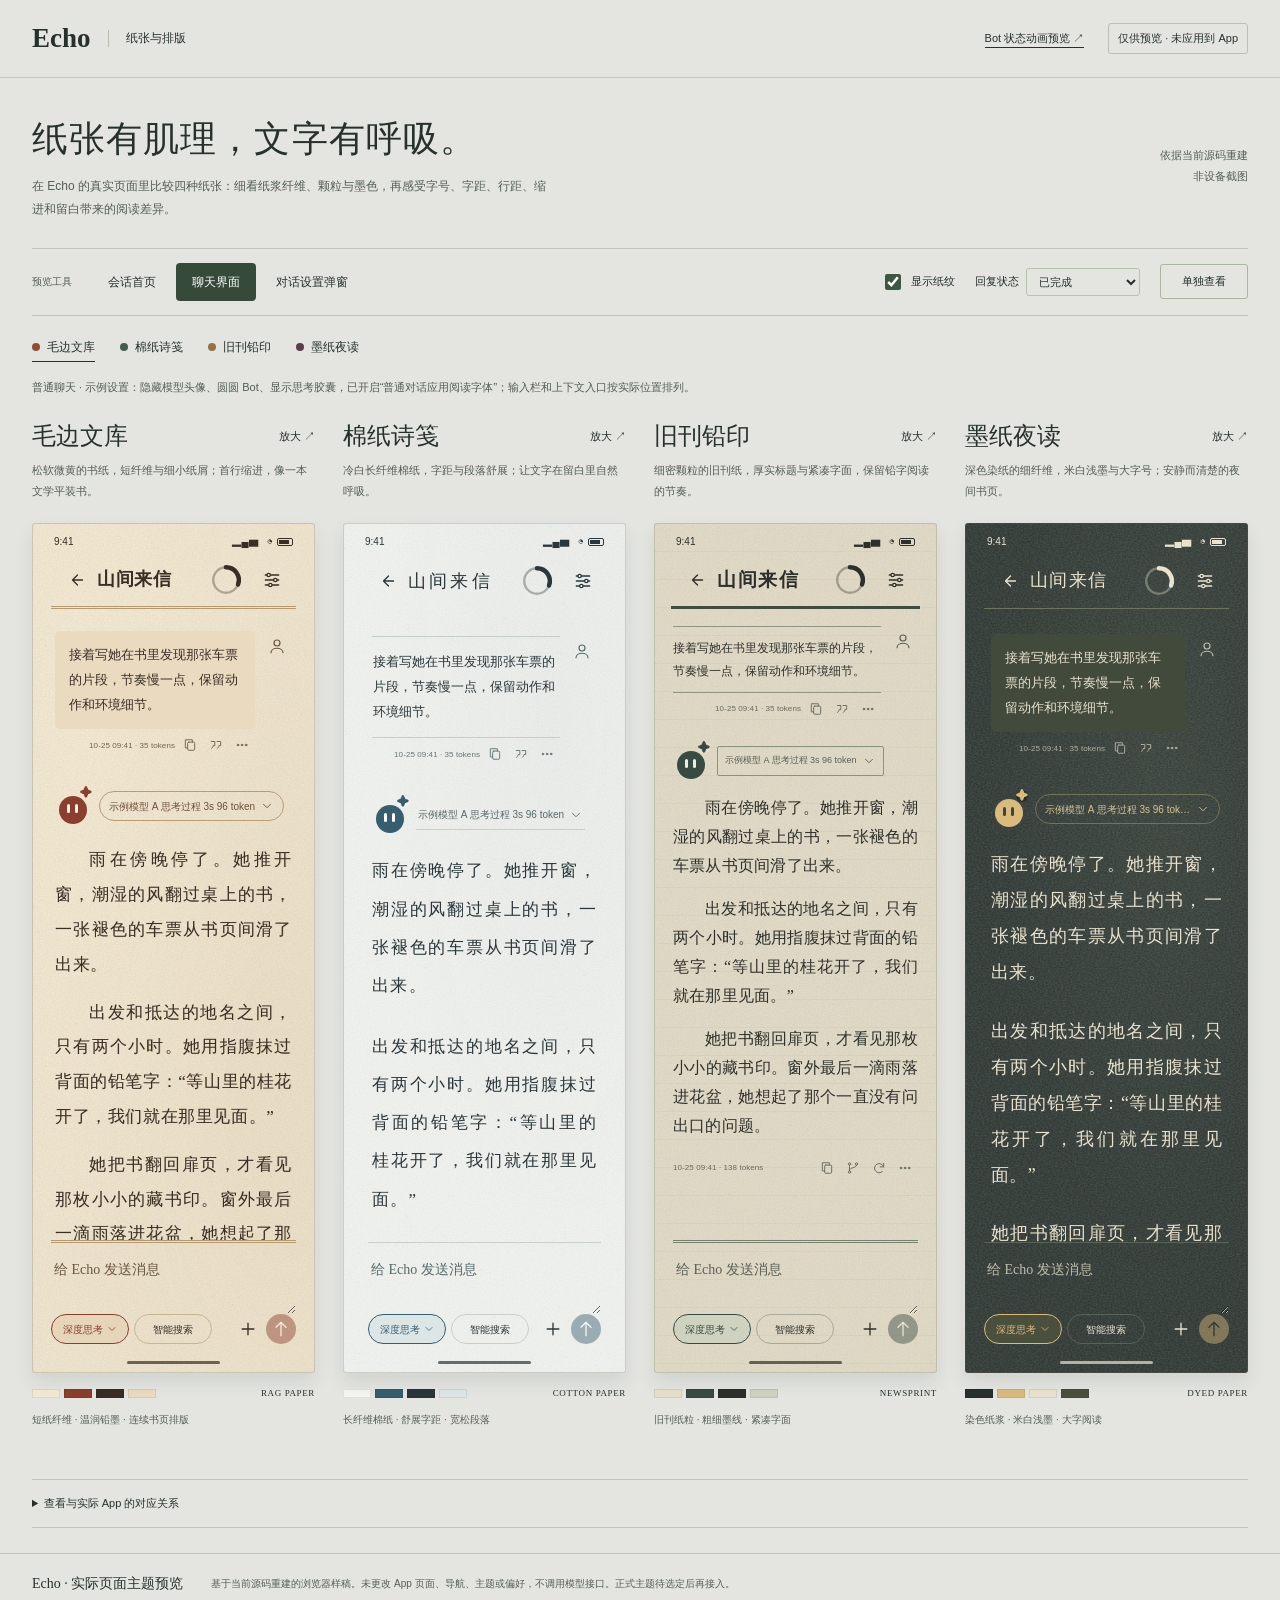
<file: design/book-theme-preview/index.html>
<!doctype html>
<html lang="zh-CN">
<head>
  <meta charset="utf-8">
  <meta name="viewport" content="width=device-width, initial-scale=1">
  <meta name="color-scheme" content="light">
  <title>Echo · 纸张与书页排版预览</title>
  <link rel="icon" href="data:,">
  <link rel="stylesheet" href="preview.css?v=paper-4">
  <link rel="stylesheet" href="materials.css?v=paper-4">
</head>
<body>
  <header class="masthead"><a href="./index.html" class="brand">Echo<span>纸张与排版</span></a><a class="bot-preview-link" href="bot-preview/index.html">Bot 状态动画预览 ↗</a><span class="preview-tag">仅供预览 · 未应用到 App</span></header>
  <main>
    <section class="introduction">
      <div><h1>纸张有肌理，文字有呼吸。</h1><p>在 Echo 的真实页面里比较四种纸张：细看纸浆纤维、颗粒与墨色，再感受字号、字距、行距、缩进和留白带来的阅读差异。</p></div>
      <span class="source-badge">依据当前源码重建<br>非设备截图</span>
    </section>
    <section class="desk" aria-label="预览控制">
      <span class="desk-label">预览工具</span>
      <div class="scene-switch" role="group" aria-label="预览页面"><button data-scene="home" aria-pressed="false">会话首页</button><button data-scene="chat" aria-pressed="true">聊天界面</button><button data-scene="settings" aria-pressed="false">对话设置弹窗</button></div>
      <label class="texture-control"><input id="texture" type="checkbox" checked> 显示纸纹</label>
      <label class="state-control" for="chat-status">回复状态 <select id="chat-status"><option value="completed">已完成</option><option value="thinking">思考中</option><option value="replying">回复中</option><option value="paused">主动暂停</option><option value="failed">连接 / 回复出错</option></select></label>
      <button id="compare" aria-pressed="false">单独查看</button>
    </section>
    <div class="theme-switch" role="group" aria-label="选择主题"><button data-theme="deckle" aria-pressed="true"><i></i>毛边文库</button><button data-theme="thread" aria-pressed="false"><i></i>棉纸诗笺</button><button data-theme="field" aria-pressed="false"><i></i>旧刊铅印</button><button data-theme="cloth" aria-pressed="false"><i></i>墨纸夜读</button></div>
    <p class="scene-description" id="scene-description"></p>
    <section class="gallery" data-focus="deckle" aria-label="四种主题比较"></section>
    <div class="preview-feedback" role="status" aria-live="polite"></div>
    <details class="source-map"><summary>查看与实际 App 的对应关系</summary><div class="source-table"><table><thead><tr><th>预览内容</th><th>当前源码依据</th><th>保持的结构</th></tr></thead><tbody><tr><td>会话首页</td><td>HomeScreen.kt / HomePresentationComponents.kt / EchoAppShell.kt</td><td>ECHO 顶栏、搜索、文件夹、新对话、条件显示的继续最近故事、会话卡片和四入口底栏。</td></tr><tr><td>普通聊天</td><td>ChatScreen.kt / ChatMessageComponents.kt / ChatInputComponents.kt</td><td>返回、标题、上下文用量、设置、消息气泡、状态胶囊与双层输入区；详情页没有根页底栏。</td></tr><tr><td>对话设置弹窗</td><td>ChatSettingsDialogs.kt</td><td>模型与生成 / 提示与记忆 / 外观与模式三页签；底部取消和保存。</td></tr></tbody></table></div><p>示例设置：聚焦对话首页、存在最近故事；普通聊天中隐藏模型头像、选择圆圆 Bot、显示思考胶囊，并已开启普通对话应用阅读字体。会话、消息、模型与配置名称均为合成数据。上方页面切换与状态选择属于预览工具。</p></details>
  </main>
  <footer class="site-footer"><span>Echo · 实际页面主题预览</span><p>基于当前源码重建的浏览器样稿。未更改 App 页面、导航、主题或偏好，不调用模型接口。正式主题待选定后再接入。</p></footer>
  <script src="scene-home.js?v=paper-4"></script>
  <script src="scene-chat.js?v=paper-4"></script>
  <script src="scene-settings.js?v=paper-4"></script>
  <script src="preview.js?v=paper-4"></script>
</body>
</html>
</file>
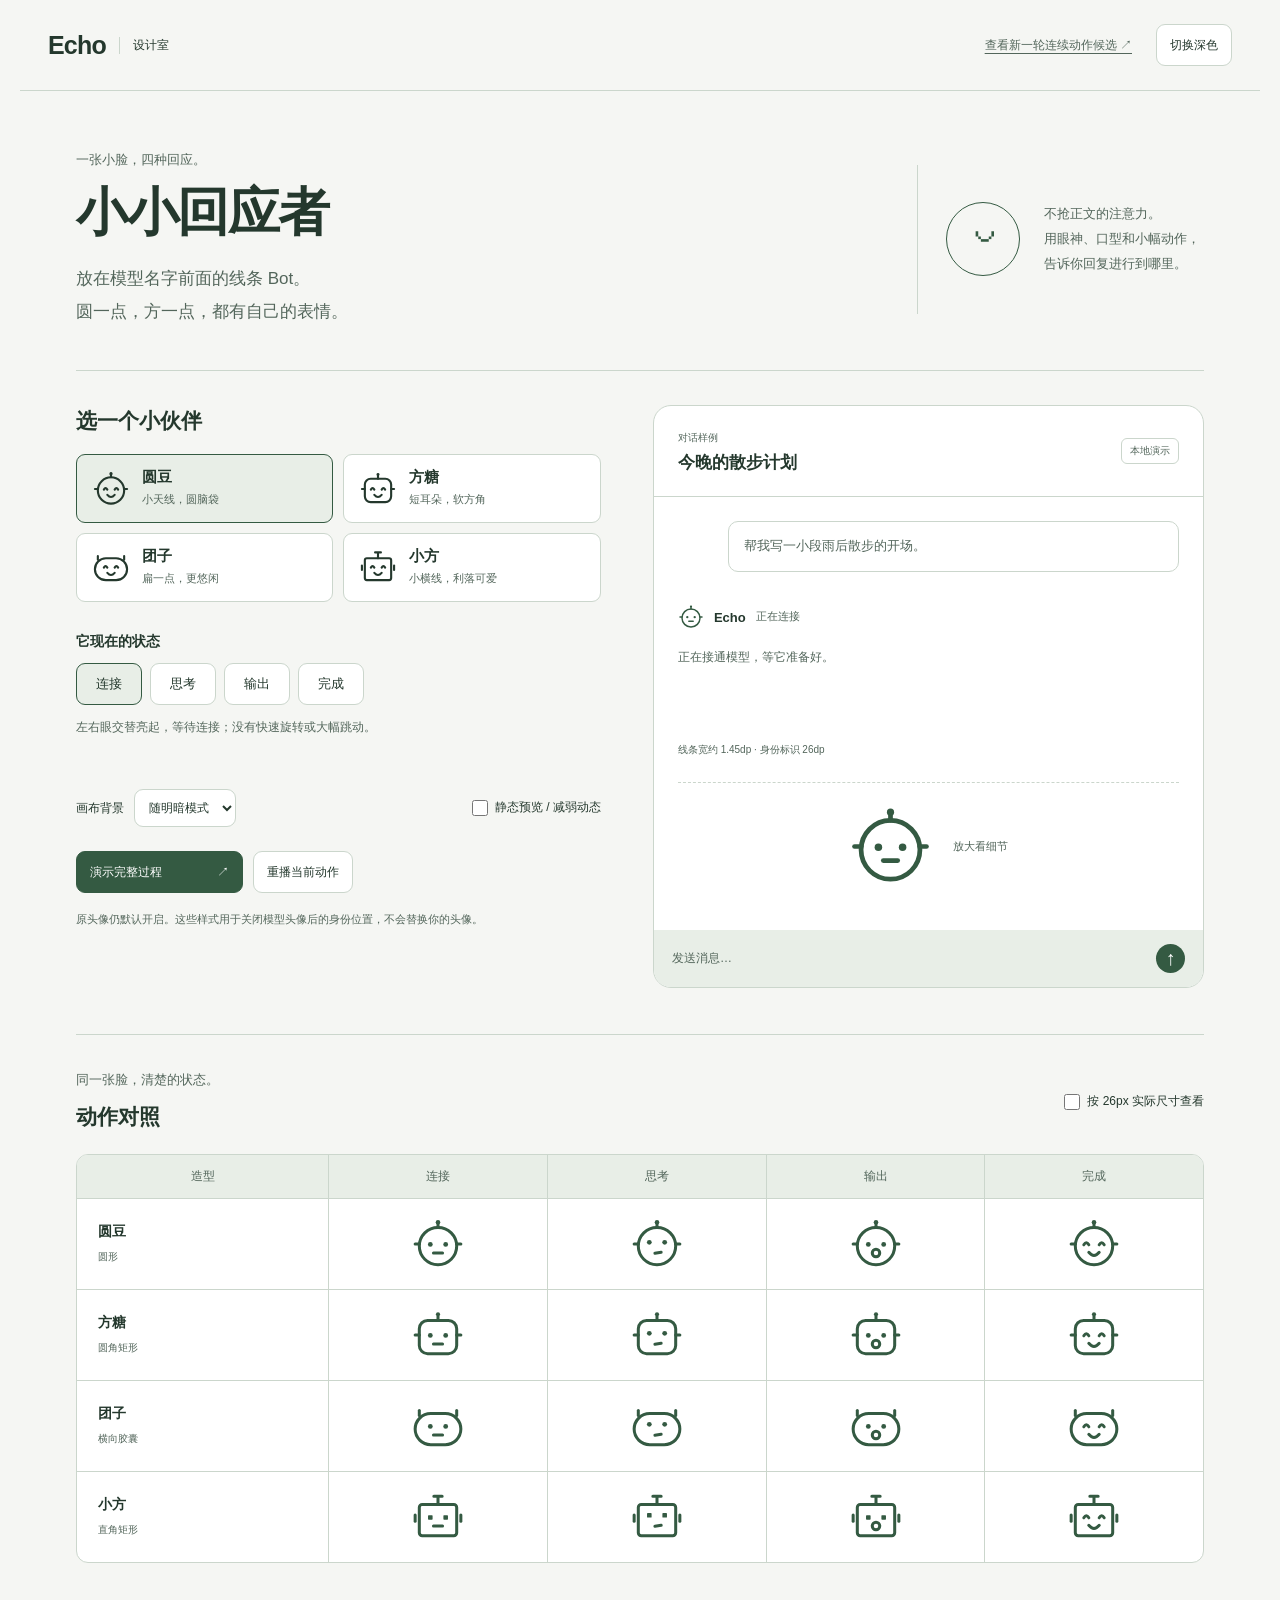
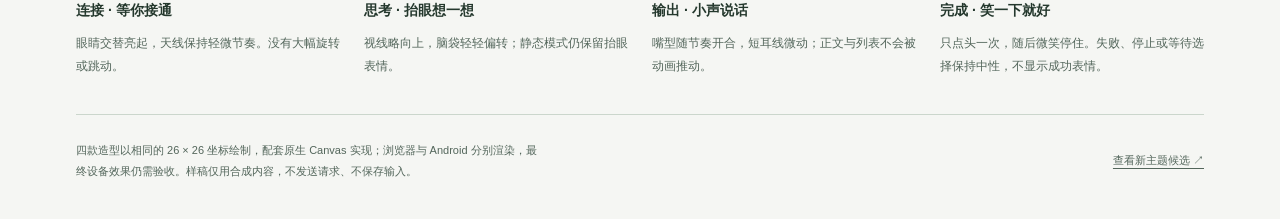
<file: design/bot-companions/index.html>
<!doctype html>
<html lang="zh-CN">
<head>
  <meta charset="utf-8">
  <meta name="viewport" content="width=device-width,initial-scale=1">
  <meta name="color-scheme" content="light dark">
  <title>Echo · 小小回应者</title>
  <link rel="icon" href="data:,">
  <link rel="stylesheet" href="bots.css">
</head>
<body data-mode="light" data-background="theme" data-motion="system">
  <header class="site-header"><a href="../theme-candidates-v3/index.html" class="brand">Echo<span>设计室</span></a><a class="header-note" href="../bot-motion-v2/index.html">查看新一轮连续动作候选 ↗</a><button id="mode" aria-pressed="false">切换深色</button></header>
  <main>
    <section class="intro"><div><p class="eyebrow">一张小脸，四种回应。</p><h1>小小回应者</h1><p class="intro-text">放在模型名字前面的线条 Bot。<br>圆一点，方一点，都有自己的表情。</p></div><div class="intro-note"><span class="outline-face" aria-hidden="true">◡</span><p>不抢正文的注意力。<br>用眼神、口型和小幅动作，<br>告诉你回复进行到哪里。</p></div></section>
    <section class="workbench" aria-label="Bot 动画交互预览">
      <div class="controls">
        <h2>选一个小伙伴</h2>
        <div class="shape-picker" role="group" aria-label="Bot 造型"></div>
        <div class="control-section"><h3>它现在的状态</h3><div class="state-picker" role="group" aria-label="生成状态"><button data-state="connecting" aria-pressed="true">连接</button><button data-state="thinking" aria-pressed="false">思考</button><button data-state="streaming" aria-pressed="false">输出</button><button data-state="completed" aria-pressed="false">完成</button></div><p id="state-detail" class="detail"></p></div>
        <div class="control-section preferences"><label>画布背景<select id="background"><option value="theme">随明暗模式</option><option value="white">纯白</option><option value="black">纯黑</option></select></label><label class="check"><input type="checkbox" id="reduce">静态预览 / 减弱动态</label></div>
        <div class="play-actions"><button class="primary" id="play">演示完整过程 <span aria-hidden="true">↗</span></button><button id="replay">重播当前动作</button></div>
        <p class="quiet">原头像仍默认开启。这些样式用于关闭模型头像后的身份位置，不会替换你的头像。</p>
      </div>
      <div class="conversation" aria-label="实际尺寸对话样例">
        <header class="conversation-top"><div><span class="tiny-label">对话样例</span><h2>今晚的散步计划</h2></div><span class="local-badge">本地演示</span></header>
        <div class="conversation-body"><div class="user-line">帮我写一小段雨后散步的开场。</div><div class="assistant-block"><div class="model-line"><span id="live-bot" class="live-bot"></span><strong>Echo</strong><span id="live-state" class="state-label" role="status" aria-live="polite"></span></div><div id="sample-text" class="sample-text"></div><div class="message-meta">线条宽约 1.45dp · 身份标识 26dp</div></div><div class="large-study"><div id="large-bot"></div><span>放大看细节</span></div></div>
        <div class="composer"><span>发送消息…</span><span class="send-symbol" aria-hidden="true">↑</span></div>
      </div>
    </section>
    <section class="comparison" aria-label="四款 Bot 与四种状态对照"><div class="section-heading"><div><p class="eyebrow">同一张脸，清楚的状态。</p><h2>动作对照</h2></div><label class="check"><input type="checkbox" id="actual-size">按 26px 实际尺寸查看</label></div><div class="state-matrix"></div></section>
    <section class="motion-notes"><div><h3>连接 · 等你接通</h3><p>眼睛交替亮起，天线保持轻微节奏。没有大幅旋转或跳动。</p></div><div><h3>思考 · 抬眼想一想</h3><p>视线略向上，脑袋轻轻偏转；静态模式仍保留抬眼表情。</p></div><div><h3>输出 · 小声说话</h3><p>嘴型随节奏开合，短耳线微动；正文与列表不会被动画推动。</p></div><div><h3>完成 · 笑一下就好</h3><p>只点头一次，随后微笑停住。失败、停止或等待选择保持中性，不显示成功表情。</p></div></section>
    <footer><p>四款造型以相同的 26 × 26 坐标绘制，配套原生 Canvas 实现；浏览器与 Android 分别渲染，最终设备效果仍需验收。样稿仅用合成内容，不发送请求、不保存输入。</p><a href="../theme-candidates-v3/index.html">查看新主题候选 ↗</a></footer>
  </main>
  <script src="bots.js"></script>
</body>
</html>
</file>
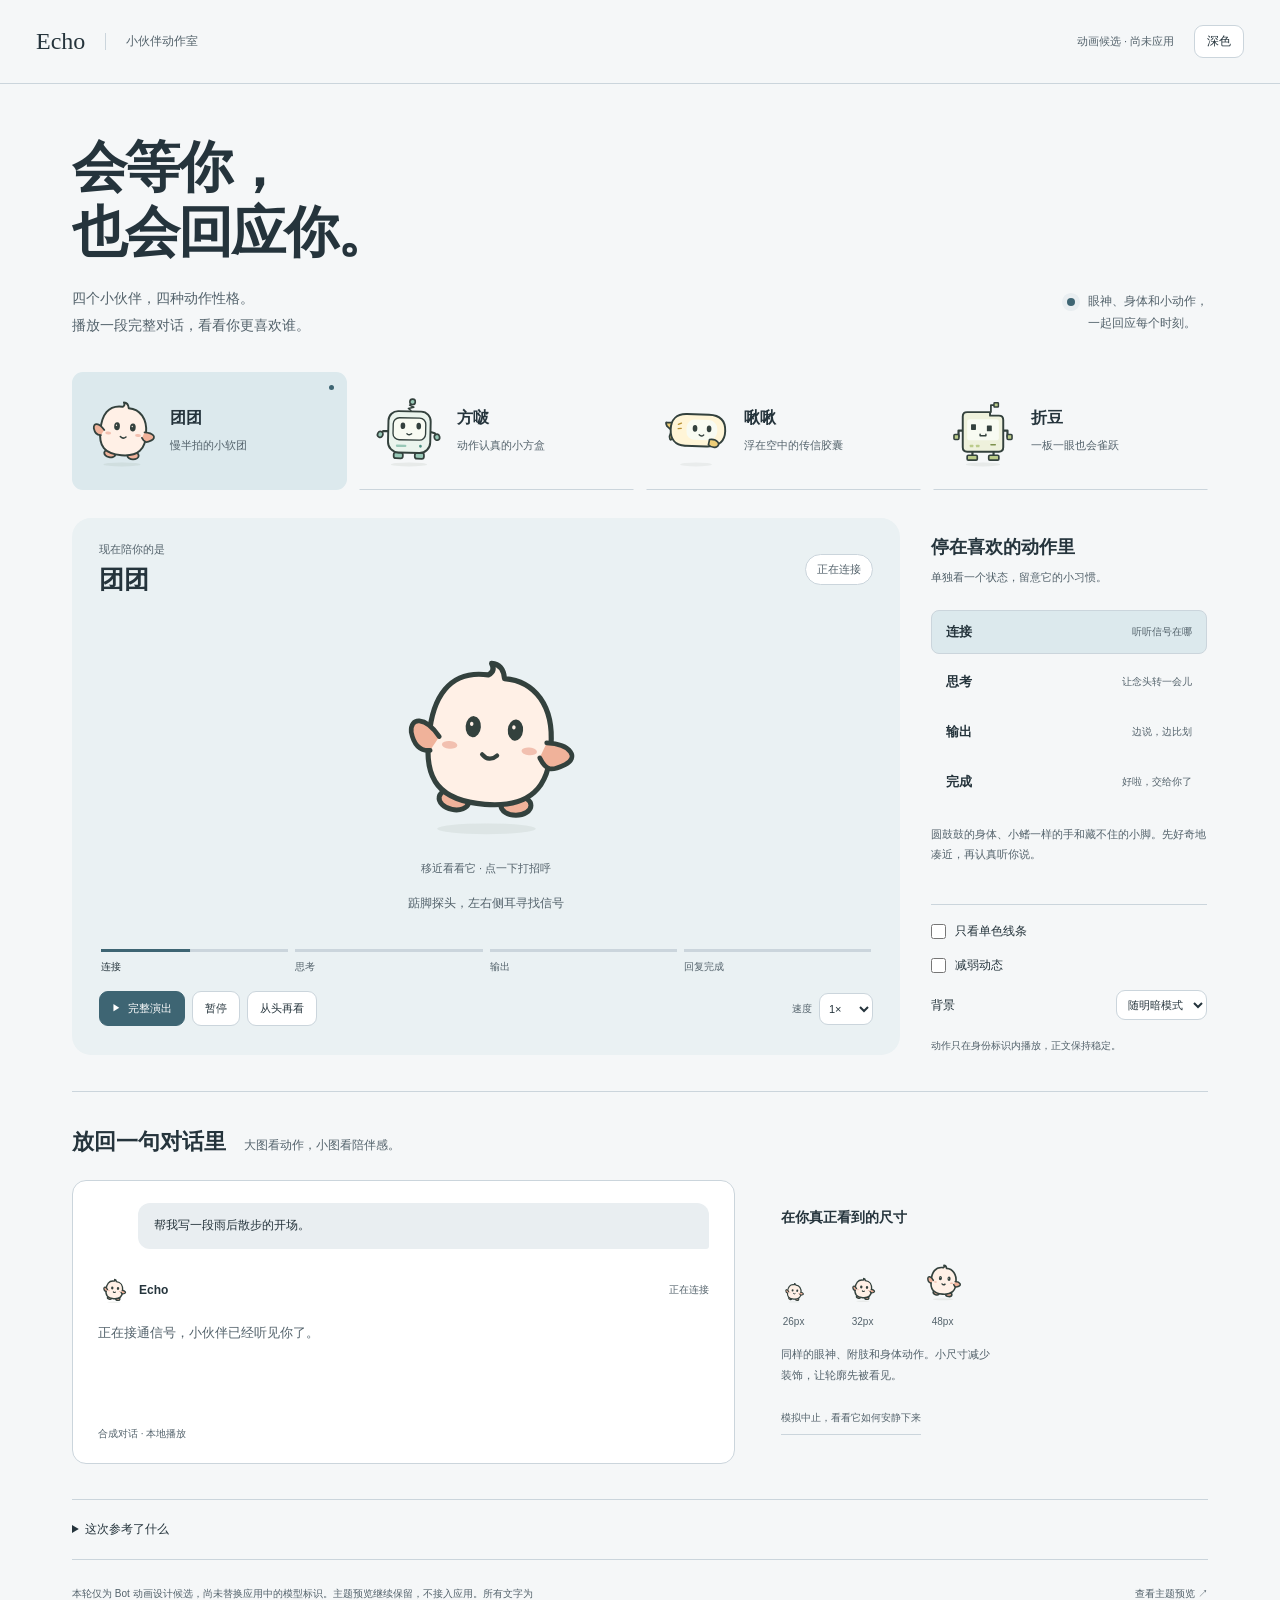
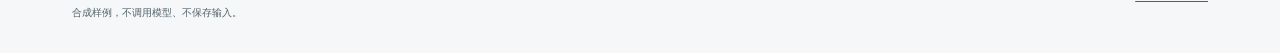
<file: design/bot-motion-v2/index.html>
<!doctype html>
<html lang="zh-CN">
<head>
  <meta charset="utf-8">
  <meta name="viewport" content="width=device-width,initial-scale=1">
  <meta name="color-scheme" content="light dark">
  <title>Echo · 小伙伴动作室</title>
  <link rel="icon" href="data:,">
  <link rel="stylesheet" href="studio.css">
</head>
<body data-mode="light">
  <header class="site-header"><a class="brand" href="index.html">Echo<span>小伙伴动作室</span></a><div class="header-actions"><span class="preview-note">动画候选 · 尚未应用</span><button id="mode" aria-pressed="false">深色</button></div></header>
  <main>
    <section class="intro"><div><h1>会等你，<br>也会回应你。</h1><p>四个小伙伴，四种动作性格。<br>播放一段完整对话，看看你更喜欢谁。</p></div><div class="intro-aside"><span class="live-dot" aria-hidden="true"></span><p>眼神、身体和小动作，<br>一起回应每个时刻。</p></div></section>
    <section class="cast" aria-label="选择一个小伙伴"></section>
    <section class="studio" aria-labelledby="selected-name">
      <div class="stage-panel">
        <div class="stage-heading"><div><span class="stage-kicker">现在陪你的是</span><h2 id="selected-name">团团</h2></div><span class="state-badge" id="stage-status" role="status" aria-live="polite">正在连接</span></div>
        <button class="stage-touch" id="stage-touch" aria-label="和小伙伴打招呼"><canvas id="hero-canvas" width="600" height="600" role="img" aria-label="小伙伴动画"></canvas><span class="touch-note">移近看看它 · 点一下打招呼</span></button>
        <p id="motion-caption" class="motion-caption"></p>
        <div class="timeline" aria-label="完整对话的动作过程"></div>
        <div class="playback"><button class="play-primary" id="auto" aria-pressed="true"><span class="play-symbol" aria-hidden="true">▶</span><span>完整演出</span></button><button id="pause" aria-pressed="false">暂停</button><button id="replay">从头再看</button><label class="speed-control"><span>速度</span><select id="speed"><option value="0.5">0.5×</option><option value="1" selected>1×</option><option value="1.5">1.5×</option></select></label></div>
      </div>
      <aside class="director" aria-label="动作和显示设置">
        <h3>停在喜欢的动作里</h3><p class="director-copy">单独看一个状态，留意它的小习惯。</p>
        <div class="state-picker" role="group" aria-label="选择动作状态"><button data-state="connecting" aria-pressed="true"><span>连接</span><small>听听信号在哪</small></button><button data-state="thinking" aria-pressed="false"><span>思考</span><small>让念头转一会儿</small></button><button data-state="replying" aria-pressed="false"><span>输出</span><small>边说，边比划</small></button><button data-state="completed" aria-pressed="false"><span>完成</span><small>好啦，交给你了</small></button></div>
        <p class="character-note" id="character-note"></p>
        <div class="display-options"><label class="check"><input type="checkbox" id="mono"><span>只看单色线条</span></label><label class="check"><input type="checkbox" id="reduce"><span>减弱动态</span></label><label class="background-control" for="background"><span>背景</span><select id="background"><option value="theme">随明暗模式</option><option value="white">纯白</option><option value="black">纯黑</option></select></label></div>
        <p class="access-note" id="access-note" role="status">动作只在身份标识内播放，正文保持稳定。</p>
        <div><button class="quiet-button" id="play-full" hidden>播放完整动画</button><button class="quiet-button" id="system-motion" hidden>使用系统动效偏好</button></div>
      </aside>
    </section>
    <section class="in-context" aria-labelledby="context-title">
      <div class="context-heading"><h2 id="context-title">放回一句对话里</h2><p>大图看动作，小图看陪伴感。</p></div>
      <div class="context-layout"><article class="conversation" aria-label="对话中的模型身份演示"><div class="user-message">帮我写一段雨后散步的开场。</div><div class="model-identity"><canvas class="identity-canvas" data-size="32" width="64" height="64" role="img" aria-label="32像素模型身份动画"></canvas><strong>Echo</strong><span id="chat-state">正在连接</span></div><div class="message-area"><p id="sample-message"></p><span class="typing-caret" aria-hidden="true"></span></div><div class="message-footer">合成对话 · 本地播放</div></article><div class="size-study"><h3>在你真正看到的尺寸</h3><div class="size-row"><div><canvas class="identity-canvas" data-size="26" width="52" height="52" role="img" aria-label="26像素动画"></canvas><span>26px</span></div><div><canvas class="identity-canvas" data-size="32" width="64" height="64" role="img" aria-label="32像素动画"></canvas><span>32px</span></div><div><canvas class="identity-canvas" data-size="48" width="96" height="96" role="img" aria-label="48像素动画"></canvas><span>48px</span></div></div><p>同样的眼神、附肢和身体动作。小尺寸减少装饰，让轮廓先被看见。</p><button class="quiet-button" id="cancel">模拟中止，看看它如何安静下来</button></div></div>
    </section>
    <details class="research"><summary>这次参考了什么</summary><div class="research-content"><p>参考公开 Agent 吉祥物中“有性格的轮廓”和“多个部件连续协作”的做法。以下只借鉴动作机制，四款造型和绘制代码均为本次原创。</p><ul><li><a href="https://github.com/cline/cline/blob/main/apps/cli/src/tui/components/robot-animation.tsx" target="_blank" rel="noreferrer">Cline 的机器人动画</a>：鼠标方向驱动机器人朝向，逐步追赶目标，避免瞬间转头。</li><li><a href="https://github.com/aaif-goose/goose/blob/main/ui/desktop/src/components/FlyingBird.tsx" target="_blank" rel="noreferrer">Goose 的飞行动画</a>：连续的飞行动作与不同等待状态，角色在一段时间里保持活动。</li><li><a href="https://github.com/openclaw/openclaw/blob/main/apps/shared/OpenClawKit/Sources/OpenClawChatUI/OpenClawMascotAnimator.swift" target="_blank" rel="noreferrer">OpenClaw 的角色动画器</a>：基础循环、微动作和一次性手势分层，部件采用不同节奏与延迟。</li></ul><p>这一页可以暂停、慢放、逐状态查看，也遵循系统减弱动态。完成动作只演一次再安定；中止不会播放成功动作。</p></div></details>
    <footer><p>本轮仅为 Bot 动画设计候选，尚未替换应用中的模型标识。主题预览继续保留，不接入应用。所有文字为合成样例，不调用模型、不保存输入。</p><a href="../theme-candidates-v3/index.html">查看主题预览 ↗</a></footer>
  </main>
  <script defer src="rigs.js"></script>
  <script defer src="studio.js"></script>
</body>
</html>
</file>
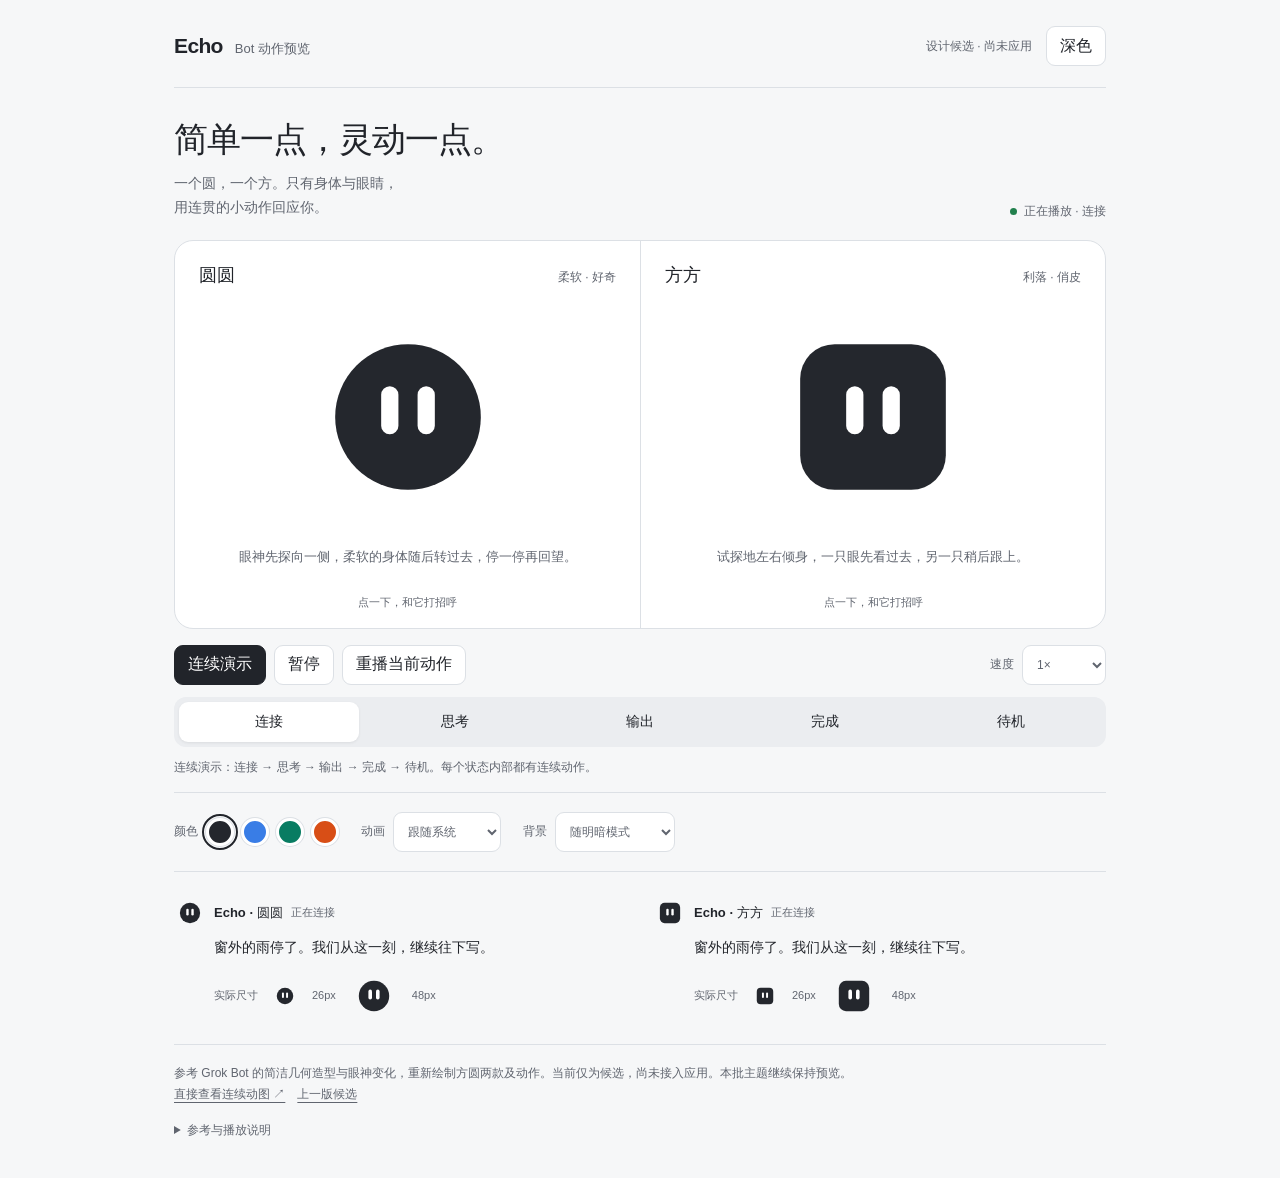
<file: design/bot-motion-v3/index.html>
<!doctype html>
<html lang="zh-CN">
<head>
<meta charset="utf-8">
<meta name="viewport" content="width=device-width,initial-scale=1">
<meta name="color-scheme" content="light dark">
<title>Echo · 方与圆 Bot 动作预览</title>
<link rel="icon" href="data:,">
<style>
:root{font-family:"Segoe UI","Microsoft YaHei",sans-serif;color:#21242a;background:#f6f7f8;font-synthesis:none;--ink:#21242a;--muted:#60656f;--surface:#fff;--line:#dce0e5;--soft:#ebedf0;--bot-color:#24272d;--eye-color:#fff;--tempo:1}
*{box-sizing:border-box}body{margin:0}button,select{font:inherit;color:inherit}button,select,a{-webkit-tap-highlight-color:transparent}button,select{border:1px solid var(--line);border-radius:9px;background:var(--surface);min-height:40px}button{cursor:pointer;padding:8px 13px}button:hover{background:var(--soft)}button:focus-visible,select:focus-visible,a:focus-visible{outline:3px solid #3273dc;outline-offset:3px}button:disabled{cursor:default;opacity:.6}a{color:inherit;text-underline-offset:4px}h1,h2,p{margin:0}button[aria-pressed=true]{background:var(--ink);color:var(--surface);border-color:var(--ink)}
.page{max-width:1000px;margin:auto;padding:26px 34px 36px}.top{display:flex;align-items:center;justify-content:space-between;gap:20px;padding-bottom:21px;border-bottom:1px solid var(--line)}.brand{font-size:21px;font-weight:750;letter-spacing:-.03em}.brand span{font-size:13px;font-weight:400;letter-spacing:0;color:var(--muted);margin-left:12px}.top-right{display:flex;align-items:center;gap:14px}.candidate{font-size:12px;color:var(--muted)}.intro{padding:29px 0 20px;display:flex;align-items:end;justify-content:space-between;gap:20px}h1{font-size:clamp(26px,4vw,34px);font-weight:650;letter-spacing:-.03em}.intro p{font-size:14px;color:var(--muted);line-height:1.7;margin-top:9px}.play-health{font-size:12px;color:var(--muted);display:flex;align-items:center;gap:7px;white-space:nowrap}.play-health i{width:7px;height:7px;border-radius:50%;background:#21804d}.play-health[data-playing=false] i{background:#8a641e}
.duet{display:grid;grid-template-columns:1fr 1fr;background:var(--surface);border:1px solid var(--line);border-radius:19px;overflow:hidden}.character{min-width:0;padding:22px 24px 18px;text-align:center}.character+.character{border-left:1px solid var(--line)}.character-header{display:flex;align-items:baseline;justify-content:space-between;gap:12px;text-align:left}.character h2{font-size:18px;font-weight:650}.character-header span{font-size:12px;color:var(--muted)}.stage{display:block;width:100%;height:260px;padding:0;border:0;background:transparent;border-radius:0;overflow:visible;touch-action:manipulation}.stage:hover{background:transparent}.stage svg{display:block;width:230px;height:230px;max-width:100%;margin:auto;overflow:visible}.character-caption{min-height:42px;font-size:13px;line-height:1.6;color:var(--muted)}.stage-label{font-size:11px;color:var(--muted);margin-top:6px}
.transport{display:flex;flex-wrap:wrap;align-items:center;gap:8px;margin:16px 0 12px}.transport .spacer{flex:1}.transport label{font-size:12px;color:var(--muted)}.speed-group{display:inline-flex;align-items:center;gap:8px;white-space:nowrap;flex-shrink:0}select{padding:7px 28px 7px 10px;max-width:100%}.states{display:flex;gap:5px;padding:5px;border-radius:12px;background:var(--soft)}.states button{flex:1;min-width:0;border:0;background:transparent;font-size:14px;white-space:nowrap}.states button[aria-pressed=true]{background:var(--surface);color:var(--ink);box-shadow:0 1px 3px #00000012}.motion-note{font-size:12px;line-height:1.7;color:var(--muted);margin-top:10px;min-height:21px}.notice{margin-top:10px;padding:11px 13px;border:1px solid var(--line);border-radius:10px;font-size:13px;line-height:1.6;background:var(--surface)}.notice button{margin:8px 8px 0 0}.notice[hidden]{display:none}
.options{display:flex;flex-wrap:wrap;gap:15px 22px;align-items:center;padding:19px 0;margin-top:14px;border-top:1px solid var(--line);border-bottom:1px solid var(--line)}.option{display:flex;gap:8px;align-items:center;font-size:12px;color:var(--muted)}.swatches{display:flex;gap:7px}.swatch{min-height:28px;width:28px;padding:0;border:3px solid var(--surface);border-radius:50%;box-shadow:0 0 0 1px var(--line);background:var(--swatch)}.swatch:hover{background:var(--swatch)}.swatch[aria-pressed=true]{background:var(--swatch);border-color:var(--surface);outline:2px solid var(--ink);outline-offset:2px}.samples{display:grid;grid-template-columns:1fr 1fr;gap:28px;margin-top:25px}.sample{font-size:14px;line-height:1.8}.identity{display:flex;align-items:center;gap:8px;font-size:13px;font-weight:600}.identity .status{color:var(--muted);font-size:11px;font-weight:400}.identity .mascot{display:block;flex:none;width:32px;height:32px}.identity svg{width:32px;height:32px;display:block;overflow:visible}.sample-text{padding:6px 0 0 40px;max-width:36em;color:var(--ink)}.small-sizes{display:flex;gap:14px;align-items:center;justify-content:flex-start;padding-left:40px;margin-top:12px}.small-sizes .mascot{display:inline-block;line-height:0}.small-sizes svg{display:block}.size-note{font-size:11px;color:var(--muted)}.footer{margin-top:24px;padding-top:18px;border-top:1px solid var(--line);font-size:12px;line-height:1.8;color:var(--muted)}details{margin-top:14px}summary{cursor:pointer;width:fit-content}details p{margin-top:8px;max-width:72ch}noscript{display:block;font-size:13px;padding:15px;border:1px solid var(--line)}
body[data-theme=dark]{--ink:#f1f2f5;--muted:#b2b7c1;--surface:#202227;--line:#3c414c;--soft:#2b2e35;--bot-color:#f1f2f5;--eye-color:#24272d;color:var(--ink);background:#16181c}body[data-background=white]{--ink:#21242a;--muted:#60656f;--surface:#fff;--line:#dce0e5;--soft:#ebedf0;--eye-color:#fff;color:var(--ink);background:#fff}body[data-background=black]{--ink:#f1f2f5;--muted:#b2b7c1;--surface:#000;--line:#3c414c;--soft:#202227;--eye-color:#24272d;color:var(--ink);background:#000}body[data-color=ink]{--bot-color:#24272d;--eye-color:#fff}body[data-color=ink][data-theme=dark]:not([data-background=white]),body[data-color=ink][data-background=black]{--bot-color:#f1f2f5;--eye-color:#24272d}body[data-color=blue]{--bot-color:#397de6;--eye-color:#fff}body[data-color=green]{--bot-color:#087c62;--eye-color:#fff}body[data-color=orange]{--bot-color:#d84e16;--eye-color:#fff}
@media(max-width:650px){.page{padding:18px 17px 28px}.top{gap:8px}.brand span{display:block;margin:3px 0 0}.candidate{display:none}.intro{display:block;padding-top:24px}.play-health{margin-top:13px}.character{padding:17px 10px 14px}.character-header{display:block;text-align:center}.character-header span{display:block;margin-top:4px}.stage{height:190px}.stage svg{width:175px;height:175px}.character-caption{font-size:12px;min-height:58px}.samples{gap:16px;grid-template-columns:1fr}.transport .spacer{display:none}.transport{gap:7px}.transport button{padding:8px 10px;font-size:13px}.options{gap:16px 20px}.sample-text{max-width:none}.states button{font-size:13px;padding:9px 3px}.option{flex-wrap:wrap}.intro p br{display:none}}@media(max-width:350px){.page{padding:16px 12px}.stage{height:160px}.stage svg{width:145px;height:145px}.character{padding:15px 6px}.character-caption{font-size:11px}}
/* MASCOT_CSS_START */
/* Original two-eye character motion study. Pure SVG + CSS, no assets or runtime. */
.mascot { --travel: 1; --squish: 1; }
.mascot--small { --travel: .38; --squish: .65; }
.bot { display: block; width: 100%; height: 100%; overflow: visible; }
.bot .shell { fill: var(--bot-color, #273c36); stroke: none; }
.bot--round .shell { rx: 38px; }
.bot--square .shell { rx: 18px; }
.bot .body { transform-box: view-box; transform-origin: 60px 68px; }
.bot .face { transform-box: view-box; transform-origin: 60px 56px; }
.bot .eye, .bot .eye rect { transform-box: fill-box; transform-origin: center; }
.bot .eye rect { fill: var(--eye-color, #fff); stroke: none; }
.bot .eye--left { animation: bm-blink calc(6.1s / var(--tempo, 1)) linear infinite; }
.bot .eye--right { animation: bm-blink calc(6.1s / var(--tempo, 1)) linear calc(.035s / var(--tempo, 1)) infinite; }
.bot--round .body { animation: bm-round-idle calc(5.8s / var(--tempo, 1)) ease-in-out infinite; }
.bot--round .face { animation: bm-round-idle-gaze calc(8.6s / var(--tempo, 1)) ease-in-out infinite; }
.bot--square .body { animation: bm-square-idle calc(6.4s / var(--tempo, 1)) ease-in-out infinite; }
.bot--square .face { animation: bm-square-idle-gaze calc(9.2s / var(--tempo, 1)) ease-in-out infinite; }

.mascot[data-state="connecting"] .bot--round .body { animation: bm-round-connect calc(3.8s / var(--tempo, 1)) ease-in-out infinite; }
.mascot[data-state="connecting"] .bot--round .face { animation: bm-round-connect-gaze calc(3.8s / var(--tempo, 1)) ease-in-out infinite; }
.mascot[data-state="connecting"] .bot--round .eye--left rect { animation: bm-round-connect-eye calc(3.8s / var(--tempo, 1)) ease-in-out infinite; }
.mascot[data-state="connecting"] .bot--round .eye--right rect { animation: bm-round-connect-eye-right calc(3.8s / var(--tempo, 1)) ease-in-out infinite; }
.mascot[data-state="connecting"] .bot--square .body { animation: bm-square-connect calc(4.6s / var(--tempo, 1)) ease-in-out infinite; }
.mascot[data-state="connecting"] .bot--square .face { animation: bm-square-connect-gaze calc(4.6s / var(--tempo, 1)) ease-in-out infinite; }
.mascot[data-state="connecting"] .bot--square .eye--left rect { animation: bm-square-connect-eye calc(4.6s / var(--tempo, 1)) ease-in-out infinite; }
.mascot[data-state="connecting"] .bot--square .eye--right rect { animation: bm-square-connect-eye-right calc(4.6s / var(--tempo, 1)) ease-in-out infinite; }

.mascot[data-state="thinking"] .bot--round .body { animation: bm-round-think calc(6.2s / var(--tempo, 1)) ease-in-out infinite; }
.mascot[data-state="thinking"] .bot--round .face { animation: bm-round-think-gaze calc(6.2s / var(--tempo, 1)) ease-in-out infinite; }
.mascot[data-state="thinking"] .bot--round .eye--left rect { animation: bm-round-think-eye calc(6.2s / var(--tempo, 1)) ease-in-out infinite; }
.mascot[data-state="thinking"] .bot--round .eye--right rect { animation: bm-round-think-eye-right calc(6.2s / var(--tempo, 1)) ease-in-out infinite; }
.mascot[data-state="thinking"] .bot--square .body { animation: bm-square-think calc(7s / var(--tempo, 1)) ease-in-out infinite; }
.mascot[data-state="thinking"] .bot--square .face { animation: bm-square-think-gaze calc(7s / var(--tempo, 1)) ease-in-out infinite; }
.mascot[data-state="thinking"] .bot--square .eye--left rect { animation: bm-square-think-eye calc(7s / var(--tempo, 1)) ease-in-out infinite; }
.mascot[data-state="thinking"] .bot--square .eye--right rect { animation: bm-square-think-eye-right calc(7s / var(--tempo, 1)) ease-in-out infinite; }

.mascot[data-state="replying"] .bot--round .body { animation: bm-round-reply calc(2.9s / var(--tempo, 1)) ease-in-out infinite; }
.mascot[data-state="replying"] .bot--round .face { animation: bm-round-reply-gaze calc(2.9s / var(--tempo, 1)) ease-in-out infinite; }
.mascot[data-state="replying"] .bot--round .eye--left rect { animation: bm-round-reply-eye calc(2.9s / var(--tempo, 1)) ease-in-out infinite; }
.mascot[data-state="replying"] .bot--round .eye--right rect { animation: bm-round-reply-eye calc(2.9s / var(--tempo, 1)) ease-in-out calc(.095s / var(--tempo, 1)) infinite; }
.mascot[data-state="replying"] .bot--square .body { animation: bm-square-reply calc(3.2s / var(--tempo, 1)) ease-in-out infinite; }
.mascot[data-state="replying"] .bot--square .face { animation: bm-square-reply-gaze calc(3.2s / var(--tempo, 1)) ease-in-out infinite; }
.mascot[data-state="replying"] .bot--square .eye--left rect { animation: bm-square-reply-eye calc(3.2s / var(--tempo, 1)) ease-in-out infinite; }
.mascot[data-state="replying"] .bot--square .eye--right rect { animation: bm-square-reply-eye calc(3.2s / var(--tempo, 1)) ease-in-out calc(.13s / var(--tempo, 1)) infinite; }

/* Celebrate once; delayed idle channels take over at an identical neutral pose. */
.mascot[data-state="completed"] .bot--round .body {
  animation: bm-round-complete calc(1.5s / var(--tempo, 1)) ease-in-out 1,
    bm-round-idle calc(5.8s / var(--tempo, 1)) ease-in-out calc(1.5s / var(--tempo, 1)) infinite;
}
.mascot[data-state="completed"] .bot--square .body {
  animation: bm-square-complete calc(1.6s / var(--tempo, 1)) ease-in-out 1,
    bm-square-idle calc(6.4s / var(--tempo, 1)) ease-in-out calc(1.6s / var(--tempo, 1)) infinite;
}
.mascot[data-state="completed"] .bot .face { animation: bm-complete-gaze calc(1.6s / var(--tempo, 1)) ease-in-out 1; }
.mascot[data-state="completed"] .bot .eye rect { animation: bm-complete-eyes calc(1.6s / var(--tempo, 1)) ease-in-out 1; }
.mascot[data-state="completed"] .bot .eye--right rect { animation-delay: calc(.025s / var(--tempo, 1)); }

@keyframes bm-blink {
  0%, 64%, 66.4%, 100% { transform: scaleY(1); }
  65.1% { transform: scaleY(.075); }
  65.7% { transform: scaleY(.075); }
  92%, 94.4% { transform: scaleY(1); }
  93% { transform: scaleY(.12); }
}
@keyframes bm-round-idle { 0%, 100% { transform: none; } }
@keyframes bm-square-idle { 0%, 100% { transform: none; } }
@keyframes bm-round-idle-gaze {
  0%, 30%, 68%, 100% { transform: none; }
  37%, 45% { transform: translate(calc(-1.7px * var(--travel)), calc(-1px * var(--travel))); }
  54%, 59% { transform: translate(calc(.7px * var(--travel)), 0); }
}
@keyframes bm-square-idle-gaze {
  0%, 44%, 85%, 100% { transform: none; }
  49%, 57% { transform: translate(calc(1.8px * var(--travel)), calc(-1.1px * var(--travel))); }
  64%, 69% { transform: translate(calc(-.5px * var(--travel)), 0); }
}

@keyframes bm-round-connect {
  0%, 5%, 92%, 100% { transform: none; }
  12% { transform: translateY(calc(1.5px * var(--travel))) scale(calc(1 + .045 * var(--squish)), calc(1 - .045 * var(--squish))); }
  22%, 29% { transform: translate(calc(-2.6px * var(--travel)), calc(-.9px * var(--travel))) rotate(calc(-5.5deg * var(--travel))) scale(calc(1 - .018 * var(--squish)), calc(1 + .025 * var(--squish))); }
  40% { transform: none; }
  58%, 67% { transform: translate(calc(2.5px * var(--travel)), calc(-.7px * var(--travel))) rotate(calc(5deg * var(--travel))); }
  79% { transform: rotate(calc(-1.2deg * var(--travel))); }
}
@keyframes bm-round-connect-gaze {
  0%, 4%, 87%, 100% { transform: none; }
  11%, 29% { transform: translate(calc(-5px * var(--travel)), calc(-1.2px * var(--travel))); }
  39%, 43% { transform: none; }
  50%, 71% { transform: translate(calc(5px * var(--travel)), calc(-1.5px * var(--travel))); }
}
@keyframes bm-round-connect-eye {
  0%, 6%, 36%, 44%, 82%, 100% { transform: none; }
  14%, 27% { transform: scale(.72, .98); }
  55%, 68% { transform: scale(.98, 1.02); }
}
@keyframes bm-square-connect {
  0%, 8%, 91%, 100% { transform: none; }
  18%, 30% { transform: translateX(calc(-2px * var(--travel))) rotate(calc(-4deg * var(--travel))); }
  36% { transform: translateY(calc(1px * var(--travel))) scaleY(calc(1 - .025 * var(--squish))); }
  45% { transform: none; }
  59%, 73% { transform: translateX(calc(2px * var(--travel))) rotate(calc(4deg * var(--travel))); }
  82% { transform: rotate(calc(-.8deg * var(--travel))); }
}
@keyframes bm-square-connect-gaze {
  0%, 4%, 88%, 100% { transform: none; }
  10%, 30% { transform: translate(calc(-5.5px * var(--travel)), calc(-.5px * var(--travel))); }
  36%, 46% { transform: none; }
  51%, 74% { transform: translate(calc(5.5px * var(--travel)), calc(-.5px * var(--travel))); }
}
@keyframes bm-square-connect-eye {
  0%, 5%, 36%, 46%, 82%, 100% { transform: none; }
  13%, 29% { transform: scale(.78, .98); }
  56%, 73% { transform: scale(.98, 1.015); }
}

@keyframes bm-round-think {
  0%, 4%, 91%, 100% { transform: none; }
  17%, 30% { transform: translateX(calc(1.6px * var(--travel))) rotate(calc(5deg * var(--travel))) scale(calc(1 - .02 * var(--squish)), calc(1 + .025 * var(--squish))); }
  37% { transform: rotate(calc(1.5deg * var(--travel))); }
  53%, 72% { transform: translateX(calc(-1.5px * var(--travel))) rotate(calc(-4deg * var(--travel))); }
  80% { transform: rotate(calc(.8deg * var(--travel))); }
}
@keyframes bm-round-think-gaze {
  0%, 2%, 90%, 100% { transform: none; }
  9%, 30% { transform: translate(calc(3.7px * var(--travel)), calc(-4.5px * var(--travel))); }
  38%, 42% { transform: translate(0, calc(-2px * var(--travel))); }
  47%, 74% { transform: translate(calc(-3.5px * var(--travel)), calc(-3.5px * var(--travel))); }
}
@keyframes bm-round-think-eye {
  0%, 4%, 39%, 86%, 100% { transform: none; }
  12%, 29% { transform: scale(.98, 1.02); }
  50%, 72% { transform: scale(.72, .98); }
}
@keyframes bm-square-think {
  0%, 4%, 91%, 100% { transform: none; }
  16%, 34% { transform: rotate(calc(-3.3deg * var(--travel))) scaleY(calc(1 - .012 * var(--squish))); }
  43% { transform: rotate(calc(-1deg * var(--travel))); }
  57%, 70% { transform: rotate(calc(3.2deg * var(--travel))); }
  76% { transform: rotate(calc(1.1deg * var(--travel))) scaleY(calc(1 - .015 * var(--squish))); }
  83% { transform: rotate(calc(-.7deg * var(--travel))); }
}
@keyframes bm-square-think-gaze {
  0%, 2%, 91%, 100% { transform: none; }
  8%, 34% { transform: translate(calc(-3px * var(--travel)), calc(-4.5px * var(--travel))); }
  43%, 47% { transform: translate(0, calc(-3px * var(--travel))); }
  52%, 74% { transform: translate(calc(3px * var(--travel)), calc(-2.5px * var(--travel))); }
}
@keyframes bm-square-think-eye {
  0%, 3%, 42%, 88%, 100% { transform: none; }
  11%, 34% { transform: scale(.7, .98); }
  56%, 75% { transform: scale(.98, 1.015); }
}

@keyframes bm-round-reply {
  0%, 4%, 79%, 100% { transform: none; }
  10% { transform: rotate(calc(-2.2deg * var(--travel))) scale(calc(1 + .025 * var(--squish)), calc(1 - .03 * var(--squish))); }
  17% { transform: translateY(calc(-1.7px * var(--travel))) rotate(calc(1.2deg * var(--travel))) scale(calc(1 - .025 * var(--squish)), calc(1 + .03 * var(--squish))); }
  25%, 30% { transform: none; }
  38% { transform: rotate(calc(3deg * var(--travel))) scale(calc(1 + .04 * var(--squish)), calc(1 - .045 * var(--squish))); }
  47% { transform: translateY(calc(-2.1px * var(--travel))) rotate(calc(-1.3deg * var(--travel))) scale(calc(1 - .03 * var(--squish)), calc(1 + .035 * var(--squish))); }
  56% { transform: none; }
  65% { transform: rotate(calc(-1.7deg * var(--travel))) scaleY(calc(1 - .018 * var(--squish))); }
  71% { transform: rotate(calc(.8deg * var(--travel))); }
}
@keyframes bm-round-reply-gaze {
  0%, 5%, 29%, 80%, 100% { transform: none; }
  12%, 18% { transform: translate(calc(-1.4px * var(--travel)), calc(-1.8px * var(--travel))); }
  37%, 49% { transform: translate(calc(2px * var(--travel)), calc(-2.3px * var(--travel))); }
  62%, 69% { transform: translate(calc(-1px * var(--travel)), calc(-.6px * var(--travel))); }
}
@keyframes bm-round-reply-eye {
  0%, 7%, 28%, 80%, 100% { transform: none; }
  14%, 18% { transform: scale(.92, 1.1); }
  38%, 42% { transform: scale(1.08, .84); }
  49% { transform: scale(.94, 1.08); }
  64%, 68% { transform: scale(1.02, .92); }
}
@keyframes bm-square-reply {
  0%, 5%, 81%, 100% { transform: none; }
  12% { transform: rotate(calc(-2.6deg * var(--travel))) scaleY(calc(1 - .025 * var(--squish))); }
  21% { transform: rotate(calc(-1.2deg * var(--travel))) scaleY(calc(1 + .02 * var(--squish))); }
  29% { transform: none; }
  39% { transform: rotate(calc(3.3deg * var(--travel))) scale(calc(1 + .025 * var(--squish)), calc(1 - .03 * var(--squish))); }
  47% { transform: rotate(calc(1.4deg * var(--travel))) scaleY(calc(1 + .025 * var(--squish))); }
  57%, 60% { transform: none; }
  68% { transform: rotate(calc(-1.5deg * var(--travel))) scaleY(calc(1 - .018 * var(--squish))); }
  73% { transform: rotate(calc(.6deg * var(--travel))); }
}
@keyframes bm-square-reply-gaze {
  0%, 3%, 30%, 80%, 100% { transform: none; }
  8%, 21% { transform: translate(calc(-1.8px * var(--travel)), calc(-1px * var(--travel))); }
  35%, 49% { transform: translate(calc(2.3px * var(--travel)), calc(-1.6px * var(--travel))); }
  63%, 70% { transform: translate(calc(-1px * var(--travel)), 0); }
}
@keyframes bm-square-reply-eye {
  0%, 4%, 27%, 81%, 100% { transform: none; }
  10%, 19% { transform: scale(1.08, .84); }
  36%, 45% { transform: scale(.94, 1.07); }
  65%, 70% { transform: scale(1.03, .92); }
}

@keyframes bm-round-complete {
  0%, 100% { transform: none; }
  13% { transform: translateY(calc(1px * var(--travel))) scale(calc(1 + .04 * var(--squish)), calc(1 - .045 * var(--squish))); }
  28% { transform: translateY(calc(-2px * var(--travel))) rotate(calc(-3deg * var(--travel))) scale(calc(1 - .025 * var(--squish)), calc(1 + .03 * var(--squish))); }
  42% { transform: translateY(calc(-2.5px * var(--travel))) rotate(calc(3deg * var(--travel))); }
  58% { transform: translateY(calc(.8px * var(--travel))) scale(calc(1 + .035 * var(--squish)), calc(1 - .04 * var(--squish))); }
  73% { transform: rotate(calc(-1.5deg * var(--travel))) scale(calc(1 - .02 * var(--squish)), calc(1 + .025 * var(--squish))); }
  86% { transform: rotate(calc(.6deg * var(--travel))); }
}
@keyframes bm-square-complete {
  0%, 100% { transform: none; }
  14% { transform: translateY(calc(1.7px * var(--travel))) rotate(calc(-1.2deg * var(--travel))) scale(calc(1 + .055 * var(--squish)), calc(1 - .065 * var(--squish))); }
  30% { transform: translateY(calc(-2px * var(--travel))) rotate(calc(-4deg * var(--travel))) scaleY(calc(1 + .035 * var(--squish))); }
  44% { transform: translateY(calc(-1px * var(--travel))) rotate(calc(3deg * var(--travel))); }
  58% { transform: translateY(calc(1.5px * var(--travel))) rotate(calc(1.5deg * var(--travel))) scale(calc(1 + .05 * var(--squish)), calc(1 - .055 * var(--squish))); }
  73% { transform: rotate(calc(-2deg * var(--travel))) scaleY(calc(1 + .018 * var(--squish))); }
  87% { transform: rotate(calc(.6deg * var(--travel))); }
}
@keyframes bm-complete-gaze {
  0%, 100% { transform: none; }
  13% { transform: translateY(calc(1px * var(--travel))); }
  28%, 43% { transform: translateY(calc(-3px * var(--travel))); }
  60% { transform: translateY(calc(.8px * var(--travel))); }
  77% { transform: translateY(calc(-.5px * var(--travel))); }
}
@keyframes bm-complete-eyes {
  0%, 12%, 100% { transform: none; }
  28%, 48% { transform: scale(1.14, .33); }
  64% { transform: scale(.97, 1.04); }
  79% { transform: scale(1.03, .91); }
}

.motion-paused .bot *, .mascot.motion-paused .bot * { animation-play-state: paused !important; }
.motion-reduced .bot *, .mascot.motion-reduced .bot * { animation: none !important; transform: none !important; }
.motion-reduced .mascot[data-state="thinking"] .face,
.mascot.motion-reduced[data-state="thinking"] .face { transform: translateY(-2px) !important; }
.motion-reduced .mascot[data-state="completed"] .eye rect,
.mascot.motion-reduced[data-state="completed"] .eye rect { transform: scale(1.08, .6) !important; }
@media (prefers-reduced-motion: reduce) {
  body[data-motion="system"] .bot * { animation: none !important; transform: none !important; }
  body[data-motion="system"] .mascot[data-state="thinking"] .face { transform: translateY(-2px) !important; }
  body[data-motion="system"] .mascot[data-state="completed"] .eye rect { transform: scale(1.08, .6) !important; }
}

/* Foreshortening is directional: the eye toward the silhouette narrows first. */
@keyframes bm-round-connect-eye-right {
  0%, 6%, 36%, 44%, 82%, 100% { transform: none; }
  14%, 27% { transform: scale(.98, 1.02); }
  55%, 68% { transform: scale(.72, .98); }
}
@keyframes bm-square-connect-eye-right {
  0%, 5%, 36%, 46%, 82%, 100% { transform: none; }
  13%, 29% { transform: scale(.98, 1.015); }
  56%, 73% { transform: scale(.78, .98); }
}
@keyframes bm-round-think-eye-right {
  0%, 4%, 39%, 86%, 100% { transform: none; }
  12%, 29% { transform: scale(.72, .98); }
  50%, 72% { transform: scale(.98, 1.02); }
}
@keyframes bm-square-think-eye-right {
  0%, 3%, 42%, 88%, 100% { transform: none; }
  11%, 34% { transform: scale(.98, 1.015); }
  56%, 75% { transform: scale(.7, .98); }
}

/* A deliberate tap receives a short glance and a gentle nod, once. */
.mascot.greeting[data-state] .bot--round .body { animation: bm-round-hello calc(.9s / var(--tempo, 1)) ease-in-out 1; }
.mascot.greeting[data-state] .bot--square .body { animation: bm-square-hello calc(.9s / var(--tempo, 1)) ease-in-out 1; }
.mascot.greeting[data-state] .bot .face { animation: bm-hello-gaze calc(.9s / var(--tempo, 1)) ease-in-out 1; }
.mascot.greeting[data-state] .bot .eye rect { animation: bm-hello-eyes calc(.9s / var(--tempo, 1)) ease-in-out 1; }
@keyframes bm-round-hello {
  0%, 100% { transform: none; }
  20% { transform: rotate(calc(-3deg * var(--travel))) scaleY(calc(1 + .02 * var(--squish))); }
  43% { transform: rotate(calc(2deg * var(--travel))) scale(calc(1 + .035 * var(--squish)), calc(1 - .035 * var(--squish))); }
  69% { transform: rotate(calc(-.6deg * var(--travel))); }
}
@keyframes bm-square-hello {
  0%, 100% { transform: none; }
  22% { transform: rotate(calc(3deg * var(--travel))); }
  47% { transform: scale(calc(1 + .025 * var(--squish)), calc(1 - .035 * var(--squish))); }
  70% { transform: rotate(calc(-.7deg * var(--travel))); }
}
@keyframes bm-hello-gaze {
  0%, 100% { transform: none; }
  14%, 26% { transform: translateY(calc(-2px * var(--travel))); }
  43% { transform: translateY(calc(.7px * var(--travel))); }
}
@keyframes bm-hello-eyes {
  0%, 10%, 100% { transform: none; }
  22%, 30% { transform: scale(1.08, .18); }
  49% { transform: scale(.98, 1.02); }
  65% { transform: none; }
}

/* MASCOT_CSS_END */
</style>
</head>
<body data-theme="light" data-background="theme" data-color="ink" data-motion="system">
<main class="page">
<header class="top"><div class="brand">Echo<span>Bot 动作预览</span></div><div class="top-right"><span class="candidate">设计候选 · 尚未应用</span><button id="theme" aria-pressed="false">深色</button></div></header>
<section class="intro"><div><h1>简单一点，灵动一点。</h1><p>一个圆，一个方。只有身体与眼睛，<br>用连贯的小动作回应你。</p></div><div class="play-health" id="health" data-playing="true" role="status"><i aria-hidden="true"></i><span>正在播放 · 连接</span></div></section>
<section class="duet" aria-label="圆形和方形 Bot 同屏动画">
<article class="character"><div class="character-header"><h2>圆圆</h2><span>柔软 · 好奇</span></div><button class="stage mascot" data-shape="round" data-state="connecting" aria-label="点击圆圆，打个招呼"><svg class="bot bot--round" viewBox="0 0 120 120" aria-hidden="true"><g class="body"><rect class="shell" x="22" y="22" width="76" height="76" rx="38"/><g class="face"><g class="eye eye--left"><rect x="46" y="44" width="9" height="25" rx="4.5"/></g><g class="eye eye--right"><rect x="65" y="44" width="9" height="25" rx="4.5"/></g></g></g></svg></button><p class="character-caption" id="round-caption">眼睛先看过去，圆圆的身体再轻轻跟上。</p><p class="stage-label">点一下，和它打招呼</p></article>
<article class="character"><div class="character-header"><h2>方方</h2><span>利落 · 俏皮</span></div><button class="stage mascot" data-shape="square" data-state="connecting" aria-label="点击方方，打个招呼"><svg class="bot bot--square" viewBox="0 0 120 120" aria-hidden="true"><g class="body"><rect class="shell" x="22" y="22" width="76" height="76" rx="18"/><g class="face"><g class="eye eye--left"><rect x="46" y="44" width="9" height="25" rx="4.5"/></g><g class="eye eye--right"><rect x="65" y="44" width="9" height="25" rx="4.5"/></g></g></g></svg></button><p class="character-caption" id="square-caption">一边试探，一边左右倾身，找到你再站稳。</p><p class="stage-label">点一下，和它打招呼</p></article>
</section>
<div class="transport"><button id="auto" aria-pressed="true">连续演示</button><button id="pause" aria-pressed="false">暂停</button><button id="replay">重播当前动作</button><span class="spacer"></span><label class="speed-group" for="speed"><span>速度</span><select id="speed"><option value="0.5">0.5×</option><option value="1" selected>1×</option><option value="1.5">1.5×</option></select></label></div>
<div class="states" role="group" aria-label="单独查看动画状态"><button data-pick="connecting" aria-pressed="true">连接</button><button data-pick="thinking" aria-pressed="false">思考</button><button data-pick="replying" aria-pressed="false">输出</button><button data-pick="completed" aria-pressed="false">完成</button><button data-pick="idle" aria-pressed="false">待机</button></div>
<p class="motion-note" id="motion-note">连续演示会依次播放连接、思考、输出、完成与待机。每个状态内部都有连续动作。</p>
<div class="notice" id="motion-notice" hidden><p>检测到系统开启了“减弱动态”，目前显示静止姿态。可以只在这份预览中播放完整动画。</p><button id="force-play">播放完整动画</button></div>
<div class="notice" id="error-notice" hidden role="alert">页面交互未正常加载；两个 Bot 仍可播放基础 SVG 动画。请重新打开本文件，也可查看下方同屏动图。</div>
<noscript>浏览器未启用 JavaScript。两个 Bot 的连接动作仍由 CSS 自动播放；切换状态需要启用 JavaScript。也可以查看<a href="motion-reel.gif">同屏动图</a>。</noscript>
<section class="options" aria-label="预览显示选项"><div class="option"><span>颜色</span><div class="swatches" role="group" aria-label="Bot 颜色"><button class="swatch" style="--swatch:#24272d" data-color="ink" aria-label="墨色" aria-pressed="true"></button><button class="swatch" style="--swatch:#397de6" data-color="blue" aria-label="蓝色" aria-pressed="false"></button><button class="swatch" style="--swatch:#087c62" data-color="green" aria-label="绿色" aria-pressed="false"></button><button class="swatch" style="--swatch:#d84e16" data-color="orange" aria-label="橙色" aria-pressed="false"></button></div></div><label class="option" for="motion">动画<select id="motion"><option value="system">跟随系统</option><option value="full">完整播放</option><option value="reduced">减弱动态</option></select></label><label class="option" for="background">背景<select id="background"><option value="theme">随明暗模式</option><option value="white">纯白</option><option value="black">纯黑</option></select></label></section>
<section class="samples" aria-label="对话中真实尺寸预览"><article class="sample"><div class="identity"><span class="mascot mascot--small" data-shape="round" data-state="connecting"></span><span>Echo · 圆圆</span><span class="status">正在连接</span></div><p class="sample-text">窗外的雨停了。我们从这一刻，继续往下写。</p><div class="small-sizes" data-shape="round"><span class="size-note">实际尺寸</span><span class="mascot mascot--small" data-shape="round" data-state="connecting" style="width:26px;height:26px"></span><span class="size-note">26px</span><span class="mascot mascot--small" data-shape="round" data-state="connecting" style="width:48px;height:48px"></span><span class="size-note">48px</span></div></article><article class="sample"><div class="identity"><span class="mascot mascot--small" data-shape="square" data-state="connecting"></span><span>Echo · 方方</span><span class="status">正在连接</span></div><p class="sample-text">窗外的雨停了。我们从这一刻，继续往下写。</p><div class="small-sizes" data-shape="square"><span class="size-note">实际尺寸</span><span class="mascot mascot--small" data-shape="square" data-state="connecting" style="width:26px;height:26px"></span><span class="size-note">26px</span><span class="mascot mascot--small" data-shape="square" data-state="connecting" style="width:48px;height:48px"></span><span class="size-note">48px</span></div></article></section>
<footer class="footer"><p>参考 Grok Bot 的简洁几何造型与眼神变化，重新绘制方圆两款及动作。当前仅为候选，尚未接入应用。本批主题继续保持预览。</p><p><a href="motion-reel.gif">直接查看连续动图 ↗</a>　<a href="../bot-motion-v2/index.html">上一版候选</a></p><details><summary>参考与播放说明</summary><p><a href="https://60fps.design/shots/grok-bot-splash-mascot-expression-animation" target="_blank" rel="noreferrer">Grok Bot 实际动效参考</a>：纯色几何形状、胶囊眼、错开的眨眼与视线变化。此处是重新绘制的候选，不包含 Grok 的品牌图标或图片。</p><p>本页 HTML 自带所有 SVG、CSS 和脚本，无外部字体、依赖、模型请求或远程资源。默认打开即播放；系统减弱动态会明确提示，可在“动画”中选择完整播放。暂停会停止身体和眼睛；完成动作只演一次，然后安静待机。</p></details></footer>
</main>
<script>
'use strict';
(() => {
  const $ = id => document.getElementById(id);
  window.addEventListener('error',()=>{const notice=$('error-notice');if(notice)notice.hidden=false;});
  const names = {connecting:'连接',thinking:'思考',replying:'输出',completed:'完成',idle:'待机'};
  const captions = {
    connecting:['眼神先探向一侧，柔软的身体随后转过去，停一停再回望。','试探地左右倾身，一只眼先看过去，另一只稍后跟上。'],
    thinking:['往上想一想，眼睛一长一短，轻轻歪过去，再眨眨眼。','向一侧压低，抬眼、停顿，再换个方向想一想。'],
    replying:['眼睛随着说话的节奏舒展，身体轻轻挤压，带着停顿。','左右错拍地倾身，眼形跟着节奏变化，偶尔轻快地点头。'],
    completed:['先小小蓄力，再舒展点头，眯起眼睛，慢慢回到安静。','压低、轻抬、落定，俏皮地歪一下，再安稳陪着你。'],
    idle:['偶尔看看你，慢慢眨眼，留在这里。','站稳，侧看一眼，再慢慢看回来。']
  };
  const sequence = Object.keys(names);
  const durations = {connecting:4.8,thinking:7.2,replying:5.8,completed:2.6,idle:3.4};
  const media = matchMedia('(prefers-reduced-motion: reduce)');
  let state='connecting', age=0, auto=true, paused=false, speed=1, last=performance.now(), tick=null;
  const root=document.body;
  const reduced=()=>root.dataset.motion==='reduced'||(root.dataset.motion==='system'&&media.matches);
  document.querySelectorAll('.mascot--small').forEach(el=>{
    const shape=el.dataset.shape;
    el.innerHTML=document.querySelector(`.stage[data-shape="${shape}"]`).innerHTML;
    el.querySelector('svg').style.width='100%';el.querySelector('svg').style.height='100%';
  });
  function sync(){
    root.classList.toggle('motion-paused',paused||document.hidden);
    root.classList.toggle('motion-reduced',reduced());
    $('motion-notice').hidden=!(root.dataset.motion==='system'&&media.matches);
    $('pause').textContent=reduced()?'播放动画':paused?'继续':'暂停';$('pause').setAttribute('aria-pressed',String(paused));
    $('auto').setAttribute('aria-pressed',String(auto));
    const playing=!paused&&!reduced()&&!document.hidden;
    $('health').dataset.playing=String(playing);
    $('health').querySelector('span').textContent=`${reduced()?'已减弱动态':paused?'已暂停':'正在播放'} · ${names[state]}`;
    document.querySelectorAll('[data-pick]').forEach(el=>el.setAttribute('aria-pressed',String(el.dataset.pick===state)));
    document.querySelectorAll('.identity .status').forEach(el=>el.textContent=state==='completed'?'回复完成':state==='idle'?'陪你待一会儿':`正在${names[state]}`);
    $('round-caption').textContent=captions[state][0];$('square-caption').textContent=captions[state][1];
    $('motion-note').textContent=reduced()?'当前显示静止姿态。“动画 → 完整播放”可开启连续动作。':paused?'已暂停身体与眼睛。点“继续”恢复，或切换状态后重播。':auto?'连续演示：连接 → 思考 → 输出 → 完成 → 待机。每个状态内部都有连续动作。':state==='completed'?'完成动作只播放一次；停稳后保留自然待机。点“重播当前动作”可重新观看。':'正在循环播放当前动作。可慢放观察眼神、形变和身体之间的配合。';
    last=performance.now();schedule();
  }
  function setState(next,restart=false){
    if(!sequence.includes(next))return;
    state=next;age=0;
    document.querySelectorAll('.mascot').forEach(el=>{
      el.classList.remove('greeting');
      if(restart&&el.dataset.state===next){el.dataset.state='reset';void el.getBoundingClientRect();}
      el.dataset.state=next;
    });
    sync();
  }
  function schedule(){
    if(tick!==null){clearTimeout(tick);tick=null;}
    if(!paused&&!reduced()&&!document.hidden)tick=setTimeout(advance,100);
  }
  function advance(){
    tick=null;const now=performance.now();age+=Math.min((now-last)/1000,.25)*speed;last=now;
    if(auto&&age>=durations[state])setState(sequence[(sequence.indexOf(state)+1)%sequence.length]);
    else schedule();
  }
  function forcePlay(){root.dataset.motion='full';$('motion').value='full';paused=false;sync();}
  $('auto').addEventListener('click',()=>{auto=true;if(reduced())forcePlay();paused=false;setState('connecting',true);});
  $('pause').addEventListener('click',()=>{if(reduced()){forcePlay();return;}paused=!paused;sync();});
  $('replay').addEventListener('click',()=>{if(reduced())forcePlay();paused=false;setState(state,true);});
  $('force-play').addEventListener('click',forcePlay);
  document.querySelectorAll('[data-pick]').forEach(el=>el.addEventListener('click',()=>{auto=false;paused=false;setState(el.dataset.pick,true);}));
  $('speed').addEventListener('change',e=>{speed=Number(e.target.value);root.style.setProperty('--tempo',speed);last=performance.now();});
  $('motion').addEventListener('change',e=>{root.dataset.motion=e.target.value;sync();});
  media.addEventListener('change',sync);
  $('background').addEventListener('change',e=>{root.dataset.background=e.target.value;});
  $('theme').addEventListener('click',()=>{const dark=root.dataset.theme!=='dark';root.dataset.theme=dark?'dark':'light';$('theme').textContent=dark?'浅色':'深色';$('theme').setAttribute('aria-pressed',String(dark));});
  document.querySelectorAll('.swatch').forEach(el=>el.addEventListener('click',()=>{root.dataset.color=el.dataset.color;document.querySelectorAll('.swatch').forEach(btn=>btn.setAttribute('aria-pressed',String(btn===el)));}));
  document.querySelectorAll('.stage').forEach(el=>el.addEventListener('click',()=>{if(reduced()||paused)return;el.classList.remove('greeting');void el.getBoundingClientRect();el.classList.add('greeting');}));
  document.querySelectorAll('.stage').forEach(el=>el.addEventListener('animationend',event=>{if(event.target.classList.contains('body')&&event.animationName.includes('hello'))el.classList.remove('greeting');}));
  document.addEventListener('visibilitychange',sync);
  window.botPreview=Object.freeze({setState:(next)=>{auto=false;setState(next,true);},snapshot:()=>({state,age,auto,paused,reduced:reduced(),motion:root.dataset.motion,speed,hidden:document.hidden}),replay:()=>setState(state,true)});
  sync();
})();
</script>
</body>
</html>
</file>
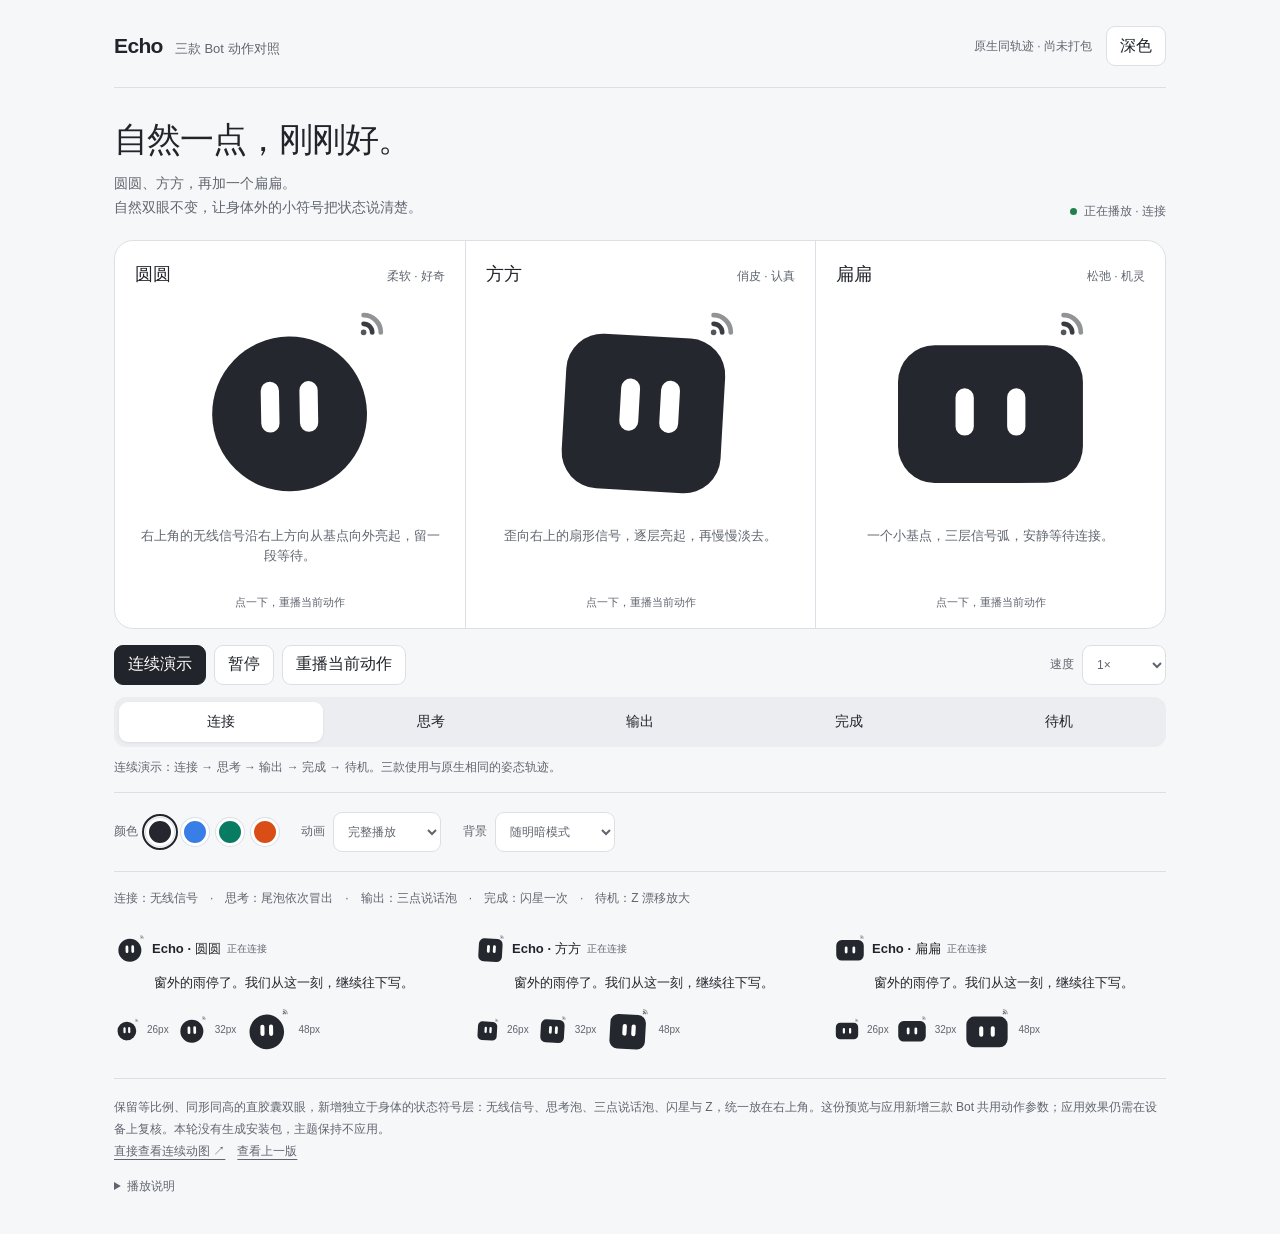
<file: design/bot-motion-v4/index.html>
<!doctype html><html lang="zh-CN"><head><meta charset="utf-8"><meta name="viewport" content="width=device-width,initial-scale=1"><meta name="color-scheme" content="light dark"><title>Echo · 三款自然双眼 Bot</title><link rel="icon" href="data:,"><style>
:root{font-family:"Segoe UI","Microsoft YaHei",sans-serif;color:#21242a;background:#f6f7f8;font-synthesis:none;--ink:#21242a;--muted:#60656f;--surface:#fff;--line:#dce0e5;--soft:#ebedf0;--bot-color:#24272d;--eye-color:#fff;--tempo:1}
*{box-sizing:border-box}body{margin:0}button,select{font:inherit;color:inherit}button,select,a{-webkit-tap-highlight-color:transparent}button,select{border:1px solid var(--line);border-radius:9px;background:var(--surface);min-height:40px}button{cursor:pointer;padding:8px 13px}button:hover{background:var(--soft)}button:focus-visible,select:focus-visible,a:focus-visible{outline:3px solid #3273dc;outline-offset:3px}button:disabled{cursor:default;opacity:.6}a{color:inherit;text-underline-offset:4px}h1,h2,p{margin:0}button[aria-pressed=true]{background:var(--ink);color:var(--surface);border-color:var(--ink)}
.page{max-width:1120px;margin:auto;padding:26px 34px 36px}.top{display:flex;align-items:center;justify-content:space-between;gap:20px;padding-bottom:21px;border-bottom:1px solid var(--line)}.brand{font-size:21px;font-weight:750;letter-spacing:-.03em}.brand span{font-size:13px;font-weight:400;letter-spacing:0;color:var(--muted);margin-left:12px}.top-right{display:flex;align-items:center;gap:14px}.candidate{font-size:12px;color:var(--muted)}.intro{padding:29px 0 20px;display:flex;align-items:end;justify-content:space-between;gap:20px}h1{font-size:clamp(26px,4vw,34px);font-weight:650;letter-spacing:-.03em}.intro p{font-size:14px;color:var(--muted);line-height:1.7;margin-top:9px}.play-health{font-size:12px;color:var(--muted);display:flex;align-items:center;gap:7px;white-space:nowrap}.play-health i{width:7px;height:7px;border-radius:50%;background:#21804d}.play-health[data-playing=false] i{background:#8a641e}
.duet{display:grid;grid-template-columns:repeat(3,1fr);background:var(--surface);border:1px solid var(--line);border-radius:19px;overflow:hidden}.character{min-width:0;padding:22px 24px 18px;text-align:center}.character+.character{border-left:1px solid var(--line)}.character-header{display:flex;align-items:baseline;justify-content:space-between;gap:12px;text-align:left}.character h2{font-size:18px;font-weight:650}.character-header span{font-size:12px;color:var(--muted)}.stage{display:block;width:100%;height:260px;padding:0;border:0;background:transparent;border-radius:0;overflow:visible;touch-action:manipulation}.stage:hover{background:transparent}.stage svg{display:block;width:230px;height:230px;max-width:100%;margin:auto;overflow:visible}.character-caption{min-height:42px;font-size:13px;line-height:1.6;color:var(--muted)}.stage-label{font-size:11px;color:var(--muted);margin-top:6px}
.transport{display:flex;flex-wrap:wrap;align-items:center;gap:8px;margin:16px 0 12px}.transport .spacer{flex:1}.transport label{font-size:12px;color:var(--muted)}.speed-group{display:inline-flex;align-items:center;gap:8px;white-space:nowrap;flex-shrink:0}select{padding:7px 28px 7px 10px;max-width:100%}.states{display:flex;gap:5px;padding:5px;border-radius:12px;background:var(--soft)}.states button{flex:1;min-width:0;border:0;background:transparent;font-size:14px;white-space:nowrap}.states button[aria-pressed=true]{background:var(--surface);color:var(--ink);box-shadow:0 1px 3px #00000012}.motion-note{font-size:12px;line-height:1.7;color:var(--muted);margin-top:10px;min-height:21px}.notice{margin-top:10px;padding:11px 13px;border:1px solid var(--line);border-radius:10px;font-size:13px;line-height:1.6;background:var(--surface)}.notice button{margin:8px 8px 0 0}.notice[hidden]{display:none}
.options{display:flex;flex-wrap:wrap;gap:15px 22px;align-items:center;padding:19px 0;margin-top:14px;border-top:1px solid var(--line);border-bottom:1px solid var(--line)}.option{display:flex;gap:8px;align-items:center;font-size:12px;color:var(--muted)}.swatches{display:flex;gap:7px}.swatch{min-height:28px;width:28px;padding:0;border:3px solid var(--surface);border-radius:50%;box-shadow:0 0 0 1px var(--line);background:var(--swatch)}.swatch:hover{background:var(--swatch)}.swatch[aria-pressed=true]{background:var(--swatch);border-color:var(--surface);outline:2px solid var(--ink);outline-offset:2px}.samples{display:grid;grid-template-columns:repeat(3,1fr);gap:28px;margin-top:25px}.sample{font-size:14px;line-height:1.8}.identity{display:flex;align-items:center;gap:8px;font-size:13px;font-weight:600}.identity .status{color:var(--muted);font-size:11px;font-weight:400}.identity .mascot{display:block;flex:none;width:32px;height:32px}.identity svg{width:32px;height:32px;display:block;overflow:visible}.sample-text{padding:6px 0 0 40px;max-width:36em;color:var(--ink)}.small-sizes{display:flex;gap:14px;align-items:center;justify-content:flex-start;padding-left:40px;margin-top:12px}.small-sizes .mascot{display:inline-block;line-height:0}.small-sizes svg{display:block}.size-note{font-size:11px;color:var(--muted)}.footer{margin-top:24px;padding-top:18px;border-top:1px solid var(--line);font-size:12px;line-height:1.8;color:var(--muted)}details{margin-top:14px}summary{cursor:pointer;width:fit-content}details p{margin-top:8px;max-width:72ch}noscript{display:block;font-size:13px;padding:15px;border:1px solid var(--line)}
body[data-theme=dark]{--ink:#f1f2f5;--muted:#b2b7c1;--surface:#202227;--line:#3c414c;--soft:#2b2e35;--bot-color:#f1f2f5;--eye-color:#24272d;color:var(--ink);background:#16181c}body[data-background=white]{--ink:#21242a;--muted:#60656f;--surface:#fff;--line:#dce0e5;--soft:#ebedf0;--eye-color:#fff;color:var(--ink);background:#fff}body[data-background=black]{--ink:#f1f2f5;--muted:#b2b7c1;--surface:#000;--line:#3c414c;--soft:#202227;--eye-color:#24272d;color:var(--ink);background:#000}body[data-color=ink]{--bot-color:#24272d;--eye-color:#fff}body[data-color=ink][data-theme=dark]:not([data-background=white]),body[data-color=ink][data-background=black]{--bot-color:#f1f2f5;--eye-color:#24272d}body[data-color=blue]{--bot-color:#397de6;--eye-color:#fff}body[data-color=green]{--bot-color:#087c62;--eye-color:#fff}body[data-color=orange]{--bot-color:#d84e16;--eye-color:#fff}
@media(max-width:650px){.page{padding:18px 17px 28px}.top{gap:8px}.brand span{display:block;margin:3px 0 0}.candidate{display:none}.intro{display:block;padding-top:24px}.play-health{margin-top:13px}.character{padding:17px 10px 14px}.character-header{display:block;text-align:center}.character-header span{display:block;margin-top:4px}.stage{height:190px}.stage svg{width:175px;height:175px}.character-caption{font-size:12px;min-height:58px}.samples{gap:16px;grid-template-columns:1fr}.transport .spacer{display:none}.transport{gap:7px}.transport button{padding:8px 10px;font-size:13px}.options{gap:16px 20px}.sample-text{max-width:none}.states button{font-size:13px;padding:9px 3px}.option{flex-wrap:wrap}.intro p br{display:none}}@media(max-width:350px){.page{padding:16px 12px}.stage{height:160px}.stage svg{width:145px;height:145px}.character{padding:15px 6px}.character-caption{font-size:11px}}

/* Autonomous baseline for browsers with scripts disabled. */
.bot{display:block;width:100%;height:100%;overflow:visible}.bot .shell{fill:var(--bot-color);stroke:none}.bot .eye rect{fill:var(--eye-color);stroke:none}.bot .body{transform-origin:50px 54px}.bot .face{transform-box:view-box;transform-origin:50px 52px}.bot .eye{transform-box:fill-box;transform-origin:center;animation:v4-blink calc(6.1s/var(--tempo)) linear infinite}.bot .eye--right{animation-delay:0s}.bot .face{animation:v4-scan calc(4.2s/var(--tempo)) ease-in-out infinite}.has-js .bot .eye,.has-js .bot .face{animation:none;transform-origin:0 0;transform-box:view-box}.has-js .bot .body{transform-origin:0 0;transform-box:view-box}.motion-paused .bot *{animation-play-state:paused!important}.motion-reduced .bot *{animation:none!important;}
@keyframes v4-blink{0%,64%,67%,100%{transform:scaleY(1)}65.4%{transform:scaleY(.09)}}@keyframes v4-scan{0%,5%,100%{transform:none}16%,32%{transform:translateX(-4px)}46%,51%{transform:none}64%,81%{transform:translateX(4px)}}
@media(prefers-reduced-motion:reduce){body[data-motion=system] .bot *{animation:none!important;}}
.character{padding:21px 20px 18px}.stage{height:240px}.stage svg{width:215px;height:215px}.character-caption{min-height:63px}.small-sizes{gap:7px;padding-left:0}.identity{gap:6px}.identity .status{font-size:10px}.sample-text{font-size:13px}.sample{min-width:0}.sample .size-note{font-size:10px}.key-note{margin-top:16px;font-size:12px;color:var(--muted);line-height:1.7}
@media(max-width:650px){.duet{grid-template-columns:repeat(3,minmax(0,1fr))}.character{padding:15px 7px 13px}.character-header span{font-size:10px}.character h2{font-size:15px}.stage{height:124px}.stage svg{width:114px;height:114px}.character-caption{font-size:11px;min-height:73px;line-height:1.5}.stage-label{font-size:10px}.samples{grid-template-columns:1fr;gap:22px}.small-sizes{padding-left:38px;gap:11px}.sample-text{font-size:14px}.identity .status{font-size:11px}}
@media(max-width:350px){.character{padding:13px 5px}.stage{height:105px}.stage svg{width:94px;height:94px}.character-caption{font-size:10px;min-height:74px}.stage-label{font-size:9px}}

/* Independent state symbols stay above the silhouette, including at 26px. */
.bot .effects{stroke:var(--bot-color);fill:none;pointer-events:none}.bot .effect-fallback{animation-duration:calc(6s/var(--tempo));animation-timing-function:linear;animation-iteration-count:infinite}.bot .effect-fallback--0{animation-name:v4-signal-0}.bot .effect-fallback--1{animation-name:v4-signal-1}.bot .effect-fallback--2{animation-name:v4-signal-2}.bot .effect-fallback--dot{animation:none}.has-js .bot .effect-fallback{animation:none}.motion-reduced .bot .effect-fallback{opacity:.88}
@media(prefers-reduced-motion:reduce){body[data-motion=system] .bot .effect-fallback{opacity:.88}}
@keyframes v4-signal-0{0%{opacity:0}5%{opacity:0;animation-timing-function:cubic-bezier(.3333333333,0,.6666666667,1)}17%{opacity:.9;animation-timing-function:linear}70%{opacity:.9;animation-timing-function:cubic-bezier(.3333333333,0,.6666666667,1)}86%{opacity:0;animation-timing-function:linear}100%{opacity:0}}
@keyframes v4-signal-1{0%{opacity:0}18%{opacity:0;animation-timing-function:cubic-bezier(.3333333333,0,.6666666667,1)}30%{opacity:.9;animation-timing-function:linear}70%{opacity:.9;animation-timing-function:cubic-bezier(.3333333333,0,.6666666667,1)}86%{opacity:0;animation-timing-function:linear}100%{opacity:0}}
@keyframes v4-signal-2{0%{opacity:0}31%{opacity:0;animation-timing-function:cubic-bezier(.3333333333,0,.6666666667,1)}43%{opacity:.9;animation-timing-function:linear}70%{opacity:.9;animation-timing-function:cubic-bezier(.3333333333,0,.6666666667,1)}86%{opacity:0;animation-timing-function:linear}100%{opacity:0}}
</style></head><body data-theme="light" data-background="theme" data-color="ink" data-motion="full"><main class="page">
<header class="top"><div class="brand">Echo<span>三款 Bot 动作对照</span></div><div class="top-right"><span class="candidate">原生同轨迹 · 尚未打包</span><button id="theme" aria-pressed="false">深色</button></div></header>
<section class="intro"><div><h1>自然一点，刚刚好。</h1><p>圆圆、方方，再加一个扁扁。<br>自然双眼不变，让身体外的小符号把状态说清楚。</p></div><div class="play-health" id="health" data-playing="true" role="status"><i aria-hidden="true"></i><span>正在播放 · 连接</span></div></section>
<section class="duet" aria-label="三款 Bot 同屏动画"><article class="character"><div class="character-header"><h2>圆圆</h2><span>柔软 · 好奇</span></div><button class="stage mascot" data-shape="round" data-state="connecting" aria-label="点击圆圆，重播当前动作"><svg class="bot bot--round" viewBox="0 0 100 100" aria-hidden="true"><g class="body"><rect class="shell" x="14" y="18" width="72" height="72" rx="36"/><g class="face"><g class="eye eye--left"><rect x="36.75" y="38.9" width="8.5" height="23.6" rx="4.25"/></g><g class="eye eye--right"><rect x="54.75" y="38.9" width="8.5" height="23.6" rx="4.25"/></g></g></g><g class="effects" fill="none" stroke-linecap="round" stroke-linejoin="round" stroke-width="2.2" aria-hidden="true"><circle class="effect-fallback effect-fallback--dot" data-effect-id="3" cx="84" cy="16" r="1.3" fill="var(--bot-color)" stroke="none" opacity=".78"/><path class="effect-fallback effect-fallback--0" data-effect-id="0" d="M84 12 A4 4 0 0 1 88 16" opacity=".88"/><path class="effect-fallback effect-fallback--1" data-effect-id="1" d="M84 8 A8 8 0 0 1 92 16" opacity=".88"/><path class="effect-fallback effect-fallback--2" data-effect-id="2" d="M84 4 A12 12 0 0 1 96 16" opacity=".88"/></g></svg></button><p class="character-caption" id="round-caption">眼神先去，身体跟上，停一停再看你。</p><p class="stage-label">点一下，重播当前动作</p></article><article class="character"><div class="character-header"><h2>方方</h2><span>俏皮 · 认真</span></div><button class="stage mascot" data-shape="square" data-state="connecting" aria-label="点击方方，重播当前动作"><svg class="bot bot--square" viewBox="0 0 100 100" aria-hidden="true"><g class="body"><rect class="shell" x="13" y="18" width="74" height="72" rx="17"/><g class="face"><g class="eye eye--left"><rect x="36.3" y="38.45" width="8.8" height="24.3" rx="4.4"/></g><g class="eye eye--right"><rect x="54.9" y="38.45" width="8.8" height="24.3" rx="4.4"/></g></g></g><g class="effects" fill="none" stroke-linecap="round" stroke-linejoin="round" stroke-width="2.2" aria-hidden="true"><circle class="effect-fallback effect-fallback--dot" data-effect-id="3" cx="84" cy="16" r="1.3" fill="var(--bot-color)" stroke="none" opacity=".78"/><path class="effect-fallback effect-fallback--0" data-effect-id="0" d="M84 12 A4 4 0 0 1 88 16" opacity=".88"/><path class="effect-fallback effect-fallback--1" data-effect-id="1" d="M84 8 A8 8 0 0 1 92 16" opacity=".88"/><path class="effect-fallback effect-fallback--2" data-effect-id="2" d="M84 4 A12 12 0 0 1 96 16" opacity=".88"/></g></svg></button><p class="character-caption" id="square-caption">眼神先去，身体跟上，停一停再看你。</p><p class="stage-label">点一下，重播当前动作</p></article><article class="character"><div class="character-header"><h2>扁扁</h2><span>松弛 · 机灵</span></div><button class="stage mascot" data-shape="flat" data-state="connecting" aria-label="点击扁扁，重播当前动作"><svg class="bot bot--flat" viewBox="0 0 100 100" aria-hidden="true"><g class="body"><rect class="shell" x="7" y="22" width="86" height="64" rx="17"/><g class="face"><g class="eye eye--left"><rect x="33.75" y="42" width="8.5" height="22" rx="4.25"/></g><g class="eye eye--right"><rect x="57.75" y="42" width="8.5" height="22" rx="4.25"/></g></g></g><g class="effects" fill="none" stroke-linecap="round" stroke-linejoin="round" stroke-width="2.2" aria-hidden="true"><circle class="effect-fallback effect-fallback--dot" data-effect-id="3" cx="84" cy="16" r="1.3" fill="var(--bot-color)" stroke="none" opacity=".78"/><path class="effect-fallback effect-fallback--0" data-effect-id="0" d="M84 12 A4 4 0 0 1 88 16" opacity=".88"/><path class="effect-fallback effect-fallback--1" data-effect-id="1" d="M84 8 A8 8 0 0 1 92 16" opacity=".88"/><path class="effect-fallback effect-fallback--2" data-effect-id="2" d="M84 4 A12 12 0 0 1 96 16" opacity=".88"/></g></svg></button><p class="character-caption" id="flat-caption">眼神先去，身体跟上，停一停再看你。</p><p class="stage-label">点一下，重播当前动作</p></article></section>
<div class="transport"><button id="auto" aria-pressed="true">连续演示</button><button id="pause" aria-pressed="false">暂停</button><button id="replay">重播当前动作</button><span class="spacer"></span><label class="speed-group" for="speed"><span>速度</span><select id="speed"><option value="0.5">0.5×</option><option value="1" selected>1×</option><option value="1.5">1.5×</option></select></label></div>
<div class="states" role="group" aria-label="单独查看动画状态"><button data-pick="connecting" aria-pressed="true">连接</button><button data-pick="thinking" aria-pressed="false">思考</button><button data-pick="replying" aria-pressed="false">输出</button><button data-pick="completed" aria-pressed="false">完成</button><button data-pick="idle" aria-pressed="false">待机</button></div>
<p class="motion-note" id="motion-note">连续演示会依次播放连接、思考、输出、完成与待机。</p>
<div class="notice" id="motion-notice" hidden><p>系统已开启“减弱动态”，目前显示静止姿态。你可以只在这份预览中播放完整动画。</p><button id="force-play">播放完整动画</button></div>
<div class="notice" id="error-notice" hidden role="alert">页面交互未正常加载；Bot 仍可播放基础眼神动画。请重新打开本文件，也可查看下方同屏动图。</div>
<noscript>浏览器未启用 JavaScript。三款 Bot 仍由 CSS 自动播放基础连接和眨眼动作；完整表情轨迹和交互需要启用 JavaScript。也可以查看<a href="motion-reel.gif">同屏动图</a>。</noscript>
<section class="options" aria-label="显示选项"><div class="option"><span>颜色</span><div class="swatches" role="group" aria-label="Bot 颜色"><button class="swatch" style="--swatch:#24272d" data-color="ink" aria-label="墨色" aria-pressed="true"></button><button class="swatch" style="--swatch:#397de6" data-color="blue" aria-label="蓝色" aria-pressed="false"></button><button class="swatch" style="--swatch:#087c62" data-color="green" aria-label="绿色" aria-pressed="false"></button><button class="swatch" style="--swatch:#d84e16" data-color="orange" aria-label="橙色" aria-pressed="false"></button></div></div><label class="option" for="motion">动画<select id="motion"><option value="system">跟随系统</option><option value="full" selected>完整播放</option><option value="reduced">减弱动态</option></select></label><label class="option" for="background">背景<select id="background"><option value="theme">随明暗模式</option><option value="white">纯白</option><option value="black">纯黑</option></select></label></section>
<p class="key-note">连接：无线信号　·　思考：尾泡依次冒出　·　输出：三点说话泡　·　完成：闪星一次　·　待机：Z 漂移放大</p>
<section class="samples" aria-label="26、32和48像素的真实尺寸对照"><article class="sample"><div class="identity"><span class="mascot mascot--small" data-shape="round" data-state="connecting"><svg class="bot bot--round" viewBox="0 0 100 100" aria-hidden="true"><g class="body"><rect class="shell" x="14" y="18" width="72" height="72" rx="36"/><g class="face"><g class="eye eye--left"><rect x="36.75" y="38.9" width="8.5" height="23.6" rx="4.25"/></g><g class="eye eye--right"><rect x="54.75" y="38.9" width="8.5" height="23.6" rx="4.25"/></g></g></g><g class="effects" fill="none" stroke-linecap="round" stroke-linejoin="round" stroke-width="2.2" aria-hidden="true"><circle class="effect-fallback effect-fallback--dot" data-effect-id="3" cx="84" cy="16" r="1.3" fill="var(--bot-color)" stroke="none" opacity=".78"/><path class="effect-fallback effect-fallback--0" data-effect-id="0" d="M84 12 A4 4 0 0 1 88 16" opacity=".88"/><path class="effect-fallback effect-fallback--1" data-effect-id="1" d="M84 8 A8 8 0 0 1 92 16" opacity=".88"/><path class="effect-fallback effect-fallback--2" data-effect-id="2" d="M84 4 A12 12 0 0 1 96 16" opacity=".88"/></g></svg></span><span>Echo · 圆圆</span><span class="status">正在连接</span></div><p class="sample-text">窗外的雨停了。我们从这一刻，继续往下写。</p><div class="small-sizes"><span class="mascot mascot--small" data-shape="round" data-state="connecting" style="width:26px;height:26px"><svg class="bot bot--round" viewBox="0 0 100 100" aria-hidden="true"><g class="body"><rect class="shell" x="14" y="18" width="72" height="72" rx="36"/><g class="face"><g class="eye eye--left"><rect x="36.75" y="38.9" width="8.5" height="23.6" rx="4.25"/></g><g class="eye eye--right"><rect x="54.75" y="38.9" width="8.5" height="23.6" rx="4.25"/></g></g></g><g class="effects" fill="none" stroke-linecap="round" stroke-linejoin="round" stroke-width="2.2" aria-hidden="true"><circle class="effect-fallback effect-fallback--dot" data-effect-id="3" cx="84" cy="16" r="1.3" fill="var(--bot-color)" stroke="none" opacity=".78"/><path class="effect-fallback effect-fallback--0" data-effect-id="0" d="M84 12 A4 4 0 0 1 88 16" opacity=".88"/><path class="effect-fallback effect-fallback--1" data-effect-id="1" d="M84 8 A8 8 0 0 1 92 16" opacity=".88"/><path class="effect-fallback effect-fallback--2" data-effect-id="2" d="M84 4 A12 12 0 0 1 96 16" opacity=".88"/></g></svg></span><span class="size-note">26px</span><span class="mascot mascot--small" data-shape="round" data-state="connecting" style="width:32px;height:32px"><svg class="bot bot--round" viewBox="0 0 100 100" aria-hidden="true"><g class="body"><rect class="shell" x="14" y="18" width="72" height="72" rx="36"/><g class="face"><g class="eye eye--left"><rect x="36.75" y="38.9" width="8.5" height="23.6" rx="4.25"/></g><g class="eye eye--right"><rect x="54.75" y="38.9" width="8.5" height="23.6" rx="4.25"/></g></g></g><g class="effects" fill="none" stroke-linecap="round" stroke-linejoin="round" stroke-width="2.2" aria-hidden="true"><circle class="effect-fallback effect-fallback--dot" data-effect-id="3" cx="84" cy="16" r="1.3" fill="var(--bot-color)" stroke="none" opacity=".78"/><path class="effect-fallback effect-fallback--0" data-effect-id="0" d="M84 12 A4 4 0 0 1 88 16" opacity=".88"/><path class="effect-fallback effect-fallback--1" data-effect-id="1" d="M84 8 A8 8 0 0 1 92 16" opacity=".88"/><path class="effect-fallback effect-fallback--2" data-effect-id="2" d="M84 4 A12 12 0 0 1 96 16" opacity=".88"/></g></svg></span><span class="size-note">32px</span><span class="mascot mascot--small" data-shape="round" data-state="connecting" style="width:48px;height:48px"><svg class="bot bot--round" viewBox="0 0 100 100" aria-hidden="true"><g class="body"><rect class="shell" x="14" y="18" width="72" height="72" rx="36"/><g class="face"><g class="eye eye--left"><rect x="36.75" y="38.9" width="8.5" height="23.6" rx="4.25"/></g><g class="eye eye--right"><rect x="54.75" y="38.9" width="8.5" height="23.6" rx="4.25"/></g></g></g><g class="effects" fill="none" stroke-linecap="round" stroke-linejoin="round" stroke-width="2.2" aria-hidden="true"><circle class="effect-fallback effect-fallback--dot" data-effect-id="3" cx="84" cy="16" r="1.3" fill="var(--bot-color)" stroke="none" opacity=".78"/><path class="effect-fallback effect-fallback--0" data-effect-id="0" d="M84 12 A4 4 0 0 1 88 16" opacity=".88"/><path class="effect-fallback effect-fallback--1" data-effect-id="1" d="M84 8 A8 8 0 0 1 92 16" opacity=".88"/><path class="effect-fallback effect-fallback--2" data-effect-id="2" d="M84 4 A12 12 0 0 1 96 16" opacity=".88"/></g></svg></span><span class="size-note">48px</span></div></article><article class="sample"><div class="identity"><span class="mascot mascot--small" data-shape="square" data-state="connecting"><svg class="bot bot--square" viewBox="0 0 100 100" aria-hidden="true"><g class="body"><rect class="shell" x="13" y="18" width="74" height="72" rx="17"/><g class="face"><g class="eye eye--left"><rect x="36.3" y="38.45" width="8.8" height="24.3" rx="4.4"/></g><g class="eye eye--right"><rect x="54.9" y="38.45" width="8.8" height="24.3" rx="4.4"/></g></g></g><g class="effects" fill="none" stroke-linecap="round" stroke-linejoin="round" stroke-width="2.2" aria-hidden="true"><circle class="effect-fallback effect-fallback--dot" data-effect-id="3" cx="84" cy="16" r="1.3" fill="var(--bot-color)" stroke="none" opacity=".78"/><path class="effect-fallback effect-fallback--0" data-effect-id="0" d="M84 12 A4 4 0 0 1 88 16" opacity=".88"/><path class="effect-fallback effect-fallback--1" data-effect-id="1" d="M84 8 A8 8 0 0 1 92 16" opacity=".88"/><path class="effect-fallback effect-fallback--2" data-effect-id="2" d="M84 4 A12 12 0 0 1 96 16" opacity=".88"/></g></svg></span><span>Echo · 方方</span><span class="status">正在连接</span></div><p class="sample-text">窗外的雨停了。我们从这一刻，继续往下写。</p><div class="small-sizes"><span class="mascot mascot--small" data-shape="square" data-state="connecting" style="width:26px;height:26px"><svg class="bot bot--square" viewBox="0 0 100 100" aria-hidden="true"><g class="body"><rect class="shell" x="13" y="18" width="74" height="72" rx="17"/><g class="face"><g class="eye eye--left"><rect x="36.3" y="38.45" width="8.8" height="24.3" rx="4.4"/></g><g class="eye eye--right"><rect x="54.9" y="38.45" width="8.8" height="24.3" rx="4.4"/></g></g></g><g class="effects" fill="none" stroke-linecap="round" stroke-linejoin="round" stroke-width="2.2" aria-hidden="true"><circle class="effect-fallback effect-fallback--dot" data-effect-id="3" cx="84" cy="16" r="1.3" fill="var(--bot-color)" stroke="none" opacity=".78"/><path class="effect-fallback effect-fallback--0" data-effect-id="0" d="M84 12 A4 4 0 0 1 88 16" opacity=".88"/><path class="effect-fallback effect-fallback--1" data-effect-id="1" d="M84 8 A8 8 0 0 1 92 16" opacity=".88"/><path class="effect-fallback effect-fallback--2" data-effect-id="2" d="M84 4 A12 12 0 0 1 96 16" opacity=".88"/></g></svg></span><span class="size-note">26px</span><span class="mascot mascot--small" data-shape="square" data-state="connecting" style="width:32px;height:32px"><svg class="bot bot--square" viewBox="0 0 100 100" aria-hidden="true"><g class="body"><rect class="shell" x="13" y="18" width="74" height="72" rx="17"/><g class="face"><g class="eye eye--left"><rect x="36.3" y="38.45" width="8.8" height="24.3" rx="4.4"/></g><g class="eye eye--right"><rect x="54.9" y="38.45" width="8.8" height="24.3" rx="4.4"/></g></g></g><g class="effects" fill="none" stroke-linecap="round" stroke-linejoin="round" stroke-width="2.2" aria-hidden="true"><circle class="effect-fallback effect-fallback--dot" data-effect-id="3" cx="84" cy="16" r="1.3" fill="var(--bot-color)" stroke="none" opacity=".78"/><path class="effect-fallback effect-fallback--0" data-effect-id="0" d="M84 12 A4 4 0 0 1 88 16" opacity=".88"/><path class="effect-fallback effect-fallback--1" data-effect-id="1" d="M84 8 A8 8 0 0 1 92 16" opacity=".88"/><path class="effect-fallback effect-fallback--2" data-effect-id="2" d="M84 4 A12 12 0 0 1 96 16" opacity=".88"/></g></svg></span><span class="size-note">32px</span><span class="mascot mascot--small" data-shape="square" data-state="connecting" style="width:48px;height:48px"><svg class="bot bot--square" viewBox="0 0 100 100" aria-hidden="true"><g class="body"><rect class="shell" x="13" y="18" width="74" height="72" rx="17"/><g class="face"><g class="eye eye--left"><rect x="36.3" y="38.45" width="8.8" height="24.3" rx="4.4"/></g><g class="eye eye--right"><rect x="54.9" y="38.45" width="8.8" height="24.3" rx="4.4"/></g></g></g><g class="effects" fill="none" stroke-linecap="round" stroke-linejoin="round" stroke-width="2.2" aria-hidden="true"><circle class="effect-fallback effect-fallback--dot" data-effect-id="3" cx="84" cy="16" r="1.3" fill="var(--bot-color)" stroke="none" opacity=".78"/><path class="effect-fallback effect-fallback--0" data-effect-id="0" d="M84 12 A4 4 0 0 1 88 16" opacity=".88"/><path class="effect-fallback effect-fallback--1" data-effect-id="1" d="M84 8 A8 8 0 0 1 92 16" opacity=".88"/><path class="effect-fallback effect-fallback--2" data-effect-id="2" d="M84 4 A12 12 0 0 1 96 16" opacity=".88"/></g></svg></span><span class="size-note">48px</span></div></article><article class="sample"><div class="identity"><span class="mascot mascot--small" data-shape="flat" data-state="connecting"><svg class="bot bot--flat" viewBox="0 0 100 100" aria-hidden="true"><g class="body"><rect class="shell" x="7" y="22" width="86" height="64" rx="17"/><g class="face"><g class="eye eye--left"><rect x="33.75" y="42" width="8.5" height="22" rx="4.25"/></g><g class="eye eye--right"><rect x="57.75" y="42" width="8.5" height="22" rx="4.25"/></g></g></g><g class="effects" fill="none" stroke-linecap="round" stroke-linejoin="round" stroke-width="2.2" aria-hidden="true"><circle class="effect-fallback effect-fallback--dot" data-effect-id="3" cx="84" cy="16" r="1.3" fill="var(--bot-color)" stroke="none" opacity=".78"/><path class="effect-fallback effect-fallback--0" data-effect-id="0" d="M84 12 A4 4 0 0 1 88 16" opacity=".88"/><path class="effect-fallback effect-fallback--1" data-effect-id="1" d="M84 8 A8 8 0 0 1 92 16" opacity=".88"/><path class="effect-fallback effect-fallback--2" data-effect-id="2" d="M84 4 A12 12 0 0 1 96 16" opacity=".88"/></g></svg></span><span>Echo · 扁扁</span><span class="status">正在连接</span></div><p class="sample-text">窗外的雨停了。我们从这一刻，继续往下写。</p><div class="small-sizes"><span class="mascot mascot--small" data-shape="flat" data-state="connecting" style="width:26px;height:26px"><svg class="bot bot--flat" viewBox="0 0 100 100" aria-hidden="true"><g class="body"><rect class="shell" x="7" y="22" width="86" height="64" rx="17"/><g class="face"><g class="eye eye--left"><rect x="33.75" y="42" width="8.5" height="22" rx="4.25"/></g><g class="eye eye--right"><rect x="57.75" y="42" width="8.5" height="22" rx="4.25"/></g></g></g><g class="effects" fill="none" stroke-linecap="round" stroke-linejoin="round" stroke-width="2.2" aria-hidden="true"><circle class="effect-fallback effect-fallback--dot" data-effect-id="3" cx="84" cy="16" r="1.3" fill="var(--bot-color)" stroke="none" opacity=".78"/><path class="effect-fallback effect-fallback--0" data-effect-id="0" d="M84 12 A4 4 0 0 1 88 16" opacity=".88"/><path class="effect-fallback effect-fallback--1" data-effect-id="1" d="M84 8 A8 8 0 0 1 92 16" opacity=".88"/><path class="effect-fallback effect-fallback--2" data-effect-id="2" d="M84 4 A12 12 0 0 1 96 16" opacity=".88"/></g></svg></span><span class="size-note">26px</span><span class="mascot mascot--small" data-shape="flat" data-state="connecting" style="width:32px;height:32px"><svg class="bot bot--flat" viewBox="0 0 100 100" aria-hidden="true"><g class="body"><rect class="shell" x="7" y="22" width="86" height="64" rx="17"/><g class="face"><g class="eye eye--left"><rect x="33.75" y="42" width="8.5" height="22" rx="4.25"/></g><g class="eye eye--right"><rect x="57.75" y="42" width="8.5" height="22" rx="4.25"/></g></g></g><g class="effects" fill="none" stroke-linecap="round" stroke-linejoin="round" stroke-width="2.2" aria-hidden="true"><circle class="effect-fallback effect-fallback--dot" data-effect-id="3" cx="84" cy="16" r="1.3" fill="var(--bot-color)" stroke="none" opacity=".78"/><path class="effect-fallback effect-fallback--0" data-effect-id="0" d="M84 12 A4 4 0 0 1 88 16" opacity=".88"/><path class="effect-fallback effect-fallback--1" data-effect-id="1" d="M84 8 A8 8 0 0 1 92 16" opacity=".88"/><path class="effect-fallback effect-fallback--2" data-effect-id="2" d="M84 4 A12 12 0 0 1 96 16" opacity=".88"/></g></svg></span><span class="size-note">32px</span><span class="mascot mascot--small" data-shape="flat" data-state="connecting" style="width:48px;height:48px"><svg class="bot bot--flat" viewBox="0 0 100 100" aria-hidden="true"><g class="body"><rect class="shell" x="7" y="22" width="86" height="64" rx="17"/><g class="face"><g class="eye eye--left"><rect x="33.75" y="42" width="8.5" height="22" rx="4.25"/></g><g class="eye eye--right"><rect x="57.75" y="42" width="8.5" height="22" rx="4.25"/></g></g></g><g class="effects" fill="none" stroke-linecap="round" stroke-linejoin="round" stroke-width="2.2" aria-hidden="true"><circle class="effect-fallback effect-fallback--dot" data-effect-id="3" cx="84" cy="16" r="1.3" fill="var(--bot-color)" stroke="none" opacity=".78"/><path class="effect-fallback effect-fallback--0" data-effect-id="0" d="M84 12 A4 4 0 0 1 88 16" opacity=".88"/><path class="effect-fallback effect-fallback--1" data-effect-id="1" d="M84 8 A8 8 0 0 1 92 16" opacity=".88"/><path class="effect-fallback effect-fallback--2" data-effect-id="2" d="M84 4 A12 12 0 0 1 96 16" opacity=".88"/></g></svg></span><span class="size-note">48px</span></div></article></section>
<footer class="footer"><p>保留等比例、同形同高的直胶囊双眼，新增独立于身体的状态符号层：无线信号、思考泡、三点说话泡、闪星与 Z，统一放在右上角。这份预览与应用新增三款 Bot 共用动作参数；应用效果仍需在设备上复核。本轮没有生成安装包，主题保持不应用。</p><p><a href="motion-reel.gif">直接查看连续动图 ↗</a>　<a href="../bot-motion-v3/index.html">查看上一版</a></p><details><summary>播放说明</summary><p>本页自带全部 SVG、样式和脚本，无外部字体、依赖或远程请求。暂停会停止身体、双眼和符号；完成动作只演一次，手动停留完成后不循环闪星；切到待机才持续播放右上角的 Z。应用中最新助手回复完成后进入待机，历史身份保持静止。系统减弱动态会显示静姿，可手动选择完整播放。</p></details></footer>
</main><script>
/* MOTION_SAMPLER_START */
/* Numeric counterpart of the natural-eye ExpressiveBotMotion.kt, 100 × 100 coordinates. */
const clamp=(x,a=0,b=1)=>Math.max(a,Math.min(b,x));
const smooth=x=>{const t=clamp(x);return t*t*(3-2*t)};
const mix=(a,b,t)=>a+(b-a)*t;
function restPose(shape){const eye=(x,y,width,height)=>({x,y,width,height});const common={bodyX:0,bodyY:0,rotation:0,scaleX:1,scaleY:1,faceX:0,faceY:0,effects:[]};if(shape==='square')return{...common,bodyWidth:74,bodyHeight:72,cornerRadius:17,left:eye(40.7,50.6,8.8,24.3),right:eye(59.3,50.6,8.8,24.3)};if(shape==='flat')return{...common,bodyWidth:86,bodyHeight:64,cornerRadius:17,left:eye(38,53,8.5,22),right:eye(62,53,8.5,22)};return{...common,bodyWidth:72,bodyHeight:72,cornerRadius:36,left:eye(41,50.7,8.5,23.6),right:eye(59,50.7,8.5,23.6)}}
function durationOf(shape,state){const i=shape==='square'?1:shape==='flat'?2:0;return({connecting:[3.8,4.6,3.4],thinking:[6.2,7,5.8],replying:[2.9,3.2,2.6],completed:[1.5,1.6,1.4]})[state]?.[i]||0}
function blinkAt(time,start,duration){const p=(time-start)/duration;if(p<0||p>1)return 0;if(p<.42)return smooth(p/.42);if(p<.6)return 1;return 1-smooth((p-.6)/.4)}
function sampleBot(shape,state,time,reducedMotion=false,idleEffects=false){
 const rest=restPose(shape),elapsed=Number.isFinite(time)?Math.max(0,time):0;
 const idlePose=seconds=>({...rest,faceY:idleEffects?(reducedMotion?4.2:4.2*smooth(seconds/1.2)):0,effects:sampleEffects('idle',seconds,reducedMotion,idleEffects)});
 if(state==='idle'||(reducedMotion&&state==='completed'))return idlePose(elapsed);
 const duration=durationOf(shape,state);
 if(state==='completed'&&elapsed>=duration)return idlePose(elapsed-duration);
 const position=reducedMotion?({connecting:.23,thinking:.24,replying:.43,completed:.39}[state]||0):state==='completed'?elapsed/duration:elapsed%duration/duration;
 const tile=shape==='square',wide=shape==='flat',direction=tile?-1:1,travel=wide?.78:1;
 const track=(...p)=>{for(let i=2;i<p.length;i+=2){if(position<=p[i])return mix(p[i-1],p[i+1],smooth((position-p[i-2])/(p[i]-p[i-2])))}return p.at(-1)};
 let pose;
 if(state==='connecting'){
  const look=track(0,0,.09,-1,.27,-1,.38,0,.49,0,.58,1,.76,1,.90,0,1,0)*direction;
  const follow=track(0,0,.16,-1,.28,-1,.44,0,.65,1,.77,1,.96,0,1,0)*direction;
  pose={...rest,bodyX:1.6*follow*travel,bodyY:-.35*Math.abs(follow),rotation:(wide?2.7:3.8)*follow,faceX:4.6*look,faceY:-.6*Math.abs(look)};
 }else if(state==='thinking'){
  const look=track(0,.15,.10,1,.34,1,.45,.1,.53,.1,.64,-.8,.83,-.8,.96,.15,1,.15)*direction;
  const tilt=track(0,.1,.19,1,.35,1,.49,.15,.70,-.7,.84,-.7,.98,.1,1,.1)*direction;
  const lift=track(0,.35,.12,1,.36,1,.48,.65,.62,.9,.85,.9,1,.35);
  pose={...rest,bodyX:.7*tilt*travel,bodyY:.3*Math.abs(tilt),rotation:(wide?3.4:4.8)*tilt,faceX:2.7*look,faceY:-3.2*lift};
 }else if(state==='replying'){
  const beat=track(0,0,.10,.7,.18,-.25,.28,0,.38,0,.47,1,.55,-.32,.65,0,.79,0,.84,.32,.91,0,1,0);
  const lean=track(0,0,.12,-.55,.26,0,.43,0,.51,.7,.65,0,.82,-.2,.92,0,1,0)*direction;
  pose={...rest,bodyY:(wide?.9:1.5)*beat,rotation:lean*(tile?2.4:wide?1.5:2),scaleX:1+.012*beat,scaleY:1-.016*beat,faceX:.75*lean,faceY:.7*beat};
 }else if(state==='completed'){
  const nod=track(0,0,.16,-.45,.35,1,.47,1,.67,-.16,.85,0,1,0);
  const settle=track(0,0,.16,-.3,.36,1,.49,.8,.68,-.18,.86,0,1,0);
  pose={...rest,bodyY:(wide?1.2:1.9)*nod,scaleX:1+.025*settle,scaleY:1-.032*settle,faceY:1.8*nod};
 }else return rest;
 if(!reducedMotion&&['connecting','thinking','replying'].includes(state)){
  const blink=blinkAt((elapsed*1000)%6100,3060,160);
  if(blink>0)pose={...pose,left:{...pose.left,height:mix(rest.left.height,2.2,blink)},right:{...pose.right,height:mix(rest.right.height,2.2,blink)}};
 }
 return{...pose,effects:sampleEffects(state,elapsed,reducedMotion,idleEffects)};
}
/* Exact numeric counterpart of sampleExpressiveBotEffects; time is seconds here. */
function sampleEffects(state,time,reducedMotion=false,idleEffects=false){
 if(state==='idle'&&!idleEffects)return[];
 const elapsed=Number.isFinite(time)?Math.max(0,time):0,effect=(id,kind,x,y,size,alpha,progress=0)=>({id,kind,x,y,size,alpha:clamp(alpha),progress});
 if(reducedMotion)return({connecting:[effect(3,'SignalDot',84,16,2.6,.88),...Array.from({length:3},(_,i)=>effect(i,'Signal',84,16,8+i*8,.88))],thinking:[effect(10,'Thought',86,6.6,14,.9,.4)],replying:[effect(20,'Speech',84,8.5,18,.9,.4)],idle:[effect(40,'Z',87,8.5,12,.9)],completed:[]})[state]||[];
 const opacity=p=>smooth(p/.14)*(1-smooth((p-.58)/.2));
 if(state==='connecting'){const p=elapsed%6/6;return[effect(3,'SignalDot',84,16,2.6,.78),...Array.from({length:3},(_,i)=>{const start=.05+i*.13,alpha=smooth((p-start)/.12)*(1-smooth((p-.70)/.16));return effect(i,'Signal',84,16,8+i*8,alpha*.9)})]}
 if(state==='thinking'){const p=elapsed%6.4/6.4,travel=smooth((p-.08)/.5);return[effect(10,'Thought',84+2*travel,8.7-2.1*travel,11+3*travel,opacity(p)*.9,p)]}
 if(state==='replying'){const p=elapsed%5.6/5.6;return[effect(20,'Speech',84,8.5,18,opacity(p)*.9,p)]}
 if(state==='completed'){const p=clamp(elapsed/1.3);return[effect(30,'Spark',85,9,10+2*smooth(p/.25),opacity(p)*.9)]}
 if(state==='idle'){const p=elapsed%7/7,travel=smooth((p-.08)/.5);return[effect(40,'Z',82+5*travel,11-2.5*travel,8+4*travel,opacity(p)*.9*smooth(elapsed/.26))]}
 return[];
}
function blendPose(a,b,t){
 if(t<=0)return structuredClone(a);if(t>=1)return structuredClone(b);
 const out={};for(const key of Object.keys(b)){if(key==='effects')continue;out[key]=typeof b[key]==='number'?mix(a[key],b[key],t):blendPose(a[key],b[key],t)}
 if('effects'in b)out.effects=[...new Set([...a.effects.map(e=>e.id),...b.effects.map(e=>e.id)])].map(id=>{const before=a.effects.find(e=>e.id===id),after=b.effects.find(e=>e.id===id),x=before||{...after,alpha:0},y=after||{...before,alpha:0};return{id,kind:y.kind,x:mix(x.x,y.x,t),y:mix(x.y,y.y,t),size:mix(x.size,y.size,t),alpha:mix(x.alpha,y.alpha,t),progress:mix(x.progress||0,y.progress||0,t)}});
 return out;
}


/* MOTION_SAMPLER_END */
/* CONTROLLER_START */
(() => {
 'use strict';
 const $=id=>document.getElementById(id),root=document.body;
 window.addEventListener('error',()=>{$('error-notice').hidden=false;});
 const shapes=['round','square','flat'],names={connecting:'连接',thinking:'思考',replying:'输出',completed:'完成',idle:'待机'},sequence=Object.keys(names);
 const durations={connecting:6.5,thinking:7,replying:6,completed:2,idle:8};
 const captions={
 connecting:['右上角的无线信号沿右上方向从基点向外亮起，留一段等待。','歪向右上的扇形信号，逐层亮起，再慢慢淡去。','一个小基点，三层信号弧，安静等待连接。'],
 thinking:['先冒出小尾泡，再接上大泡；整组向右上浮起、变大。','小点、中点、大泡依次出现，带着想法向右上飘。','泡泡从小到大，向右上方漂移，再停一会儿。'],
 replying:['右上角的说话泡里，三颗小点慢慢依次亮起。','有停顿地偏身、点头，说话泡里的三点逐个回应。','用一只带尾巴的说话泡，接住这句话的节奏。'],
 completed:['点一下头，闪星只亮一次，再把小动作收好。','一颗小星短暂亮起，点头落定，再安静陪着你。','短短点头，闪星消散，再安稳留在这里。'],
 idle:['双眼一起慢慢下看，右上角的 Z 放大、飘起，再淡去。','身体站稳，双眼一起下看，Z 慢慢飘向右上。','有一点犯困，双眼一起下看，Z 在右上角轻轻浮起。']};
 const media=matchMedia('(prefers-reduced-motion: reduce)');
 let state='connecting',age=0,auto=true,paused=false,speed=1,last=performance.now(),raf=null,transitionAge=.26;
 let from=Object.fromEntries(shapes.map(s=>[s,restPose(s)])),visible=Object.fromEntries(shapes.map(s=>[s,restPose(s)]));
 const elements=[...document.querySelectorAll('.mascot')].map(el=>({el,shape:el.dataset.shape,body:el.querySelector('.body'),shell:el.querySelector('.shell'),face:el.querySelector('.face'),left:el.querySelector('.eye--left'),right:el.querySelector('.eye--right'),effects:el.querySelector('.effects')}));
 const reduced=()=>root.dataset.motion==='reduced'||(root.dataset.motion==='system'&&media.matches);
 const fmt=n=>String(Math.round(n*100000)/100000);
 function eye(el,p){el.setAttribute('transform',`translate(${fmt(p.x)} ${fmt(p.y)})`);let rect=el.querySelector('rect');if(!rect){el.innerHTML='<rect/>';rect=el.firstElementChild;}rect.setAttribute('x',fmt(-p.width/2));rect.setAttribute('y',fmt(-p.height/2));rect.setAttribute('width',fmt(p.width));rect.setAttribute('height',fmt(p.height));rect.setAttribute('rx',fmt(Math.min(p.width,p.height)/2));}
 function paintEffects(group,effects){
  const kept=new Set();for(const e of effects){kept.add(String(e.id));let node=group.querySelector(`[data-effect-id="${e.id}"]`);if(!node||node.tagName!=='g'){if(node)node.remove();node=document.createElementNS('http://www.w3.org/2000/svg','g');node.dataset.effectId=e.id;group.append(node);}node.dataset.kind=e.kind;node.classList.remove('effect-fallback');node.setAttribute('opacity',fmt(e.alpha));node.style.display=e.alpha>0?'':'none';const x=e.x,y=e.y,r=e.size*.5,f=fmt;let content='';
   if(e.kind==='Signal'){content=`<path d="M${f(x)} ${f(y-r)} A${f(r)} ${f(r)} 0 0 1 ${f(x+r)} ${f(y)}"/>`;}
   else if(e.kind==='SignalDot')content=`<circle cx="${f(x)}" cy="${f(y)}" r="${f(r)}" fill="var(--bot-color)" stroke="none"/>`;
   else if(e.kind==='Thought')content=`<ellipse cx="${f(x)}" cy="${f(y)}" rx="${f(r)}" ry="${f(e.size*9/28)}" opacity="${f(smooth((e.progress-.10)/.14))}"/><circle cx="${f(x-e.size*.5)}" cy="${f(y+e.size*5.5/14)}" r="${f(e.size*.1)}" fill="var(--bot-color)" stroke="none" opacity="${f(smooth((e.progress-.045)/.12))}"/><circle cx="${f(x-e.size*12/14)}" cy="${f(y+e.size*8.1/14)}" r="${f(e.size*.85/14)}" fill="var(--bot-color)" stroke="none" opacity="${f(smooth(e.progress/.10))}"/>`;
   else if(e.kind==='Speech'){content=`<g transform="translate(${f(x)} ${f(y)}) scale(${f(e.size/18)})"><path d="M-6.4 -5.4 L6.4 -5.4 Q9 -5.4 9 -2.8 L9 2.8 Q9 5.4 6.4 5.4 L-2 5.4 L-5 6.7 L-4 5.4 L-6.4 5.4 Q-9 5.4 -9 2.8 L-9 -2.8 Q-9 -5.4 -6.4 -5.4 Z"/>`;for(let i=0;i<3;i++){const light=.28+.72*smooth((e.progress-(.1+i*.15))/.1);content+=`<circle cx="${f((i-1)*3.5)}" cy="-.25" r=".85" fill="var(--bot-color)" stroke="none" opacity="${f(light)}"/>`;}content+='</g>';}
   else if(e.kind==='Spark')content=`<path d="M${f(x)} ${f(y-r)} Q${f(x+r*.18)} ${f(y-r*.18)} ${f(x+r)} ${f(y)} Q${f(x+r*.18)} ${f(y+r*.18)} ${f(x)} ${f(y+r)} Q${f(x-r*.18)} ${f(y+r*.18)} ${f(x-r)} ${f(y)} Q${f(x-r*.18)} ${f(y-r*.18)} ${f(x)} ${f(y-r)}"/>`;
   else if(e.kind==='Z')content=`<path d="M${f(x-r*.72)} ${f(y-r)} L${f(x+r*.72)} ${f(y-r)} L${f(x-r*.72)} ${f(y+r)} L${f(x+r*.72)} ${f(y+r)}"/>`;
   node.innerHTML=content;
  }for(const node of [...group.children])if(!kept.has(node.dataset.effectId))node.remove();
 }
 function paint(){
  const low=reduced(),weight=smooth(transitionAge/.26);
  for(const shape of shapes){let target=low&&state==='completed'?restPose(shape):sampleBot(shape,state,age,low,state==='idle');visible[shape]=low?target:blendPose(from[shape],target,weight);}
  for(const model of elements){const p=visible[model.shape];model.body.setAttribute('transform',`translate(${fmt(50+p.bodyX)} ${fmt(54+p.bodyY)}) rotate(${fmt(p.rotation)}) scale(${fmt(p.scaleX)} ${fmt(p.scaleY)}) translate(-50 -54)`);model.shell.setAttribute('x',fmt(50-p.bodyWidth/2));model.shell.setAttribute('y',fmt(54-p.bodyHeight/2));model.shell.setAttribute('width',fmt(p.bodyWidth));model.shell.setAttribute('height',fmt(p.bodyHeight));model.shell.setAttribute('rx',fmt(p.cornerRadius));model.face.setAttribute('transform',`translate(${fmt(p.faceX)} ${fmt(p.faceY)})`);eye(model.left,p.left);eye(model.right,p.right);paintEffects(model.effects,p.effects);}
 }
 function sync(){
  root.classList.toggle('motion-paused',paused||document.hidden);root.classList.toggle('motion-reduced',reduced());
  $('motion-notice').hidden=!(root.dataset.motion==='system'&&media.matches);
  $('pause').textContent=reduced()?'播放动画':paused?'继续':'暂停';$('pause').setAttribute('aria-pressed',String(paused));$('auto').setAttribute('aria-pressed',String(auto));
  $('health').dataset.playing=String(!paused&&!reduced()&&!document.hidden);$('health').querySelector('span').textContent=`${reduced()?'已减弱动态':paused?'已暂停':state==='idle'?'安静待机':'正在播放'} · ${names[state]}`;
  document.querySelectorAll('[data-pick]').forEach(el=>el.setAttribute('aria-pressed',String(el.dataset.pick===state)));
  document.querySelectorAll('.identity .status').forEach(el=>el.textContent=state==='completed'?'回复完成':state==='idle'?'安静待机':`正在${names[state]}`);
  shapes.forEach((shape,i)=>$(shape+'-caption').textContent=captions[state][i]);
  $('motion-note').textContent=reduced()?'当前显示与原生一致的静止状态。“动画 → 完整播放”可开启连续动作。':paused?'身体、双眼、状态符号与播放时钟均已暂停。点“继续”恢复。':auto?'连续演示：连接 → 思考 → 输出 → 完成 → 待机。三款使用与原生相同的姿态轨迹。':state==='completed'?'完成动作只播放一次，然后安静落定。可点“重播当前动作”重新观看。':'当前动作循环播放，可慢放观察视线、身体与外置符号的配合。';
  last=performance.now();paint();schedule();
 }
 function setState(next,restart=false){if(!sequence.includes(next))return;from=structuredClone(visible);state=next;age=0;transitionAge=reduced()?.26:0;elements.forEach(m=>m.el.dataset.state=next);sync();}
 function needsFrames(){return!paused&&!reduced()&&!document.hidden&&(auto||transitionAge<.26||(['connecting','thinking','replying','idle'].includes(state))||(state==='completed'&&age<1.65));}
 function schedule(){if(raf!==null){cancelAnimationFrame(raf);raf=null;}if(needsFrames())raf=requestAnimationFrame(frame);}
 function frame(now){raf=null;const dt=Math.min(Math.max((now-last)/1000,0),.05)*speed;last=now;age+=dt;transitionAge=Math.min(.26,transitionAge+dt);if(auto&&age>=durations[state]){setState(sequence[(sequence.indexOf(state)+1)%sequence.length]);return;}paint();schedule();}
 function forcePlay(){from=structuredClone(visible);transitionAge=0;root.dataset.motion='full';$('motion').value='full';paused=false;sync();}
 $('auto').addEventListener('click',()=>{auto=true;if(reduced())forcePlay();paused=false;setState('connecting',true);});
 $('pause').addEventListener('click',()=>{if(reduced()){forcePlay();return;}paused=!paused;sync();});
 $('replay').addEventListener('click',()=>{if(reduced())forcePlay();paused=false;setState(state,true);});
 $('force-play').addEventListener('click',forcePlay);
 document.querySelectorAll('[data-pick]').forEach(el=>el.addEventListener('click',()=>{auto=false;paused=false;setState(el.dataset.pick,true);}));
 $('speed').addEventListener('change',e=>{speed=Number(e.target.value);root.style.setProperty('--tempo',speed);last=performance.now();schedule();});
 $('motion').addEventListener('change',e=>{from=structuredClone(visible);root.dataset.motion=e.target.value;transitionAge=reduced()?.26:0;sync();});media.addEventListener('change',()=>{from=structuredClone(visible);transitionAge=reduced()?.26:0;sync();});
 $('background').addEventListener('change',e=>{root.dataset.background=e.target.value;});
 $('theme').addEventListener('click',()=>{const dark=root.dataset.theme!=='dark';root.dataset.theme=dark?'dark':'light';$('theme').textContent=dark?'浅色':'深色';$('theme').setAttribute('aria-pressed',String(dark));});
 document.querySelectorAll('.swatch').forEach(el=>el.addEventListener('click',()=>{root.dataset.color=el.dataset.color;document.querySelectorAll('.swatch').forEach(btn=>btn.setAttribute('aria-pressed',String(btn===el)));}));
 document.querySelectorAll('.stage').forEach(el=>el.addEventListener('click',()=>{if(reduced())forcePlay();paused=false;setState(state,true);}));
 document.addEventListener('visibilitychange',sync);
 window.botPreview=Object.freeze({setState:next=>{auto=false;paused=false;setState(next,true);},snapshot:()=>({state,age,auto,paused,reduced:reduced(),motion:root.dataset.motion,speed,hidden:document.hidden,poses:structuredClone(visible)}),replay:()=>setState(state,true),sample:sampleBot,effects:sampleEffects,blend:blendPose,seek:(next,seconds,previousPoses=null)=>{auto=false;paused=true;state=sequence.includes(next)?next:state;age=Math.max(0,Number(seconds)||0);if(previousPoses){from=structuredClone(previousPoses);transitionAge=Math.min(.26,age);}else transitionAge=.26;elements.forEach(m=>m.el.dataset.state=state);sync();}});
 root.classList.add('has-js');sync();
})();



/* CONTROLLER_END */
</script></body></html>
</file>
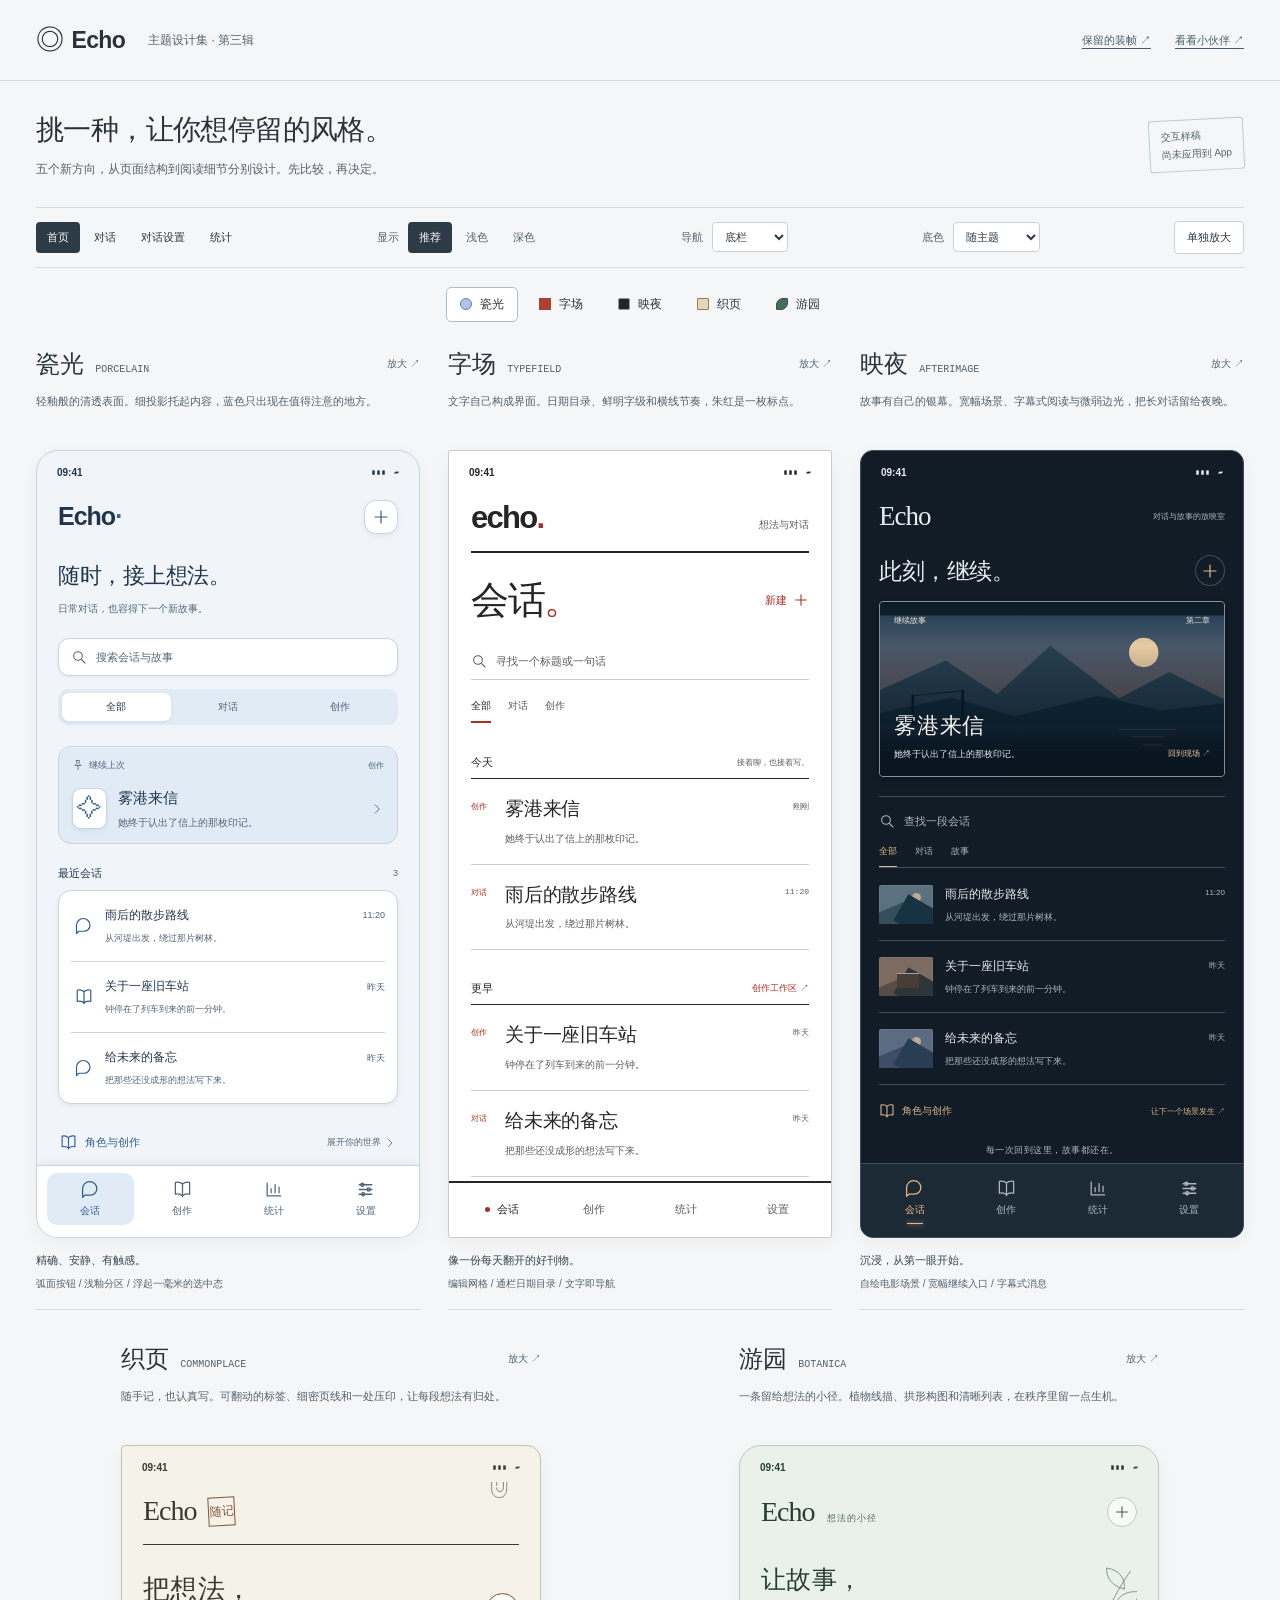
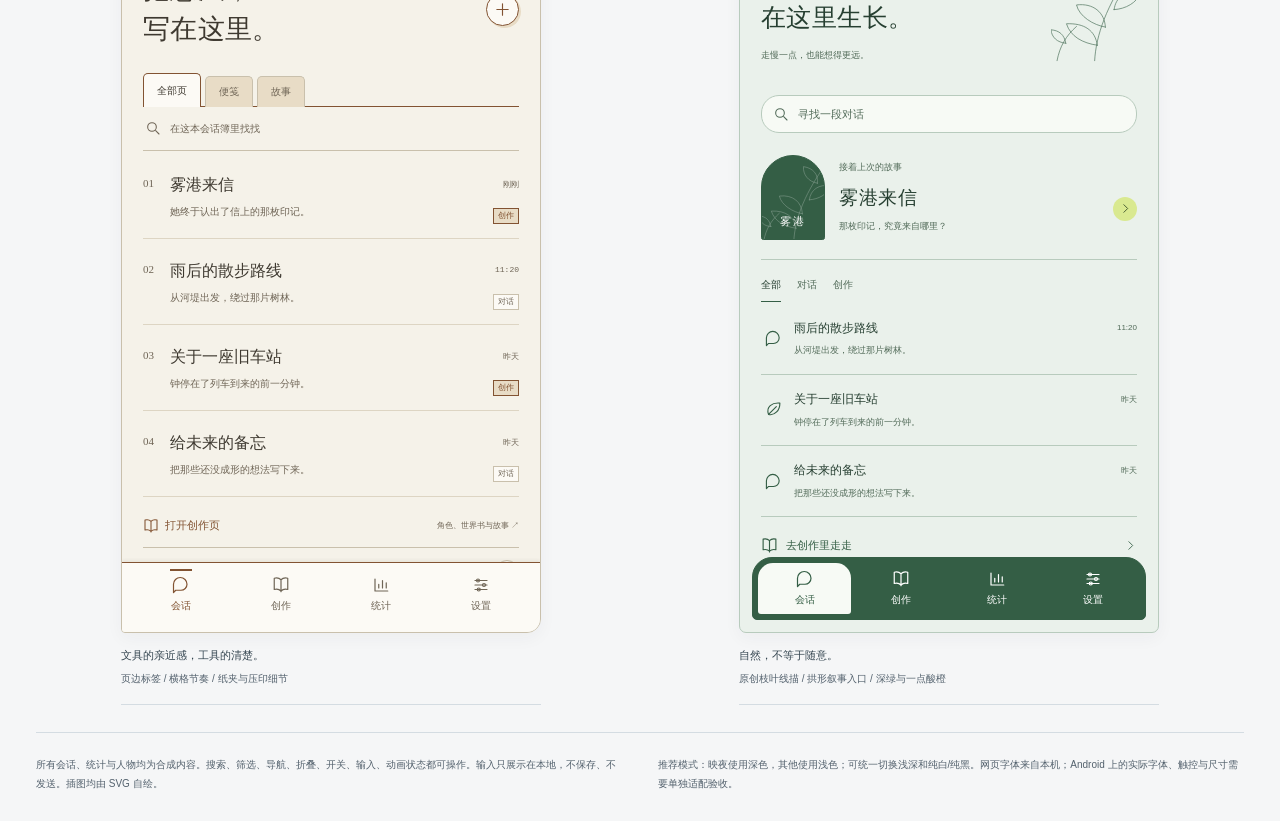
<file: design/theme-candidates-v3/index.html>
<!doctype html>
<html lang="zh-CN">
<head>
  <meta charset="utf-8">
  <meta name="viewport" content="width=device-width, initial-scale=1">
  <meta name="color-scheme" content="light dark">
  <title>Echo · 新主题设计集</title>
  <link rel="icon" href="data:,">
  <link rel="stylesheet" href="preview.css">
</head>
<body>
  <header class="site-header"><a class="echo-brand" href="../theme-directions-v2/index.html"><span aria-hidden="true">◎</span>Echo</a><span class="header-label">主题设计集 · 第三辑</span><nav aria-label="相关预览"><a href="../theme-directions-v2/index.html">保留的装帧 ↗</a><a href="../bot-companions/index.html">看看小伙伴 ↗</a></nav></header>
  <main class="catalogue">
    <section class="catalogue-intro"><div><h1>挑一种，让你想停留的风格。</h1><p>五个新方向，从页面结构到阅读细节分别设计。先比较，再决定。</p></div><span class="preview-stamp">交互样稿<br>尚未应用到 App</span></section>
    <section class="control-desk" aria-label="预览控制">
      <div class="scene-control" role="group" aria-label="预览页面"><button data-scene="home" aria-pressed="true">首页</button><button data-scene="chat" aria-pressed="false">对话</button><button data-scene="settings" aria-pressed="false">对话设置</button><button data-scene="stats" aria-pressed="false">统计</button></div>
      <div class="control"><span>显示</span><div class="mode-control" role="group" aria-label="显示模式"><button data-mode="auto" aria-pressed="true">推荐</button><button data-mode="light" aria-pressed="false">浅色</button><button data-mode="dark" aria-pressed="false">深色</button></div></div>
      <label class="control" for="layout"><span>导航</span><select id="layout"><option value="bottom">底栏</option><option value="rail">侧栏</option></select></label>
      <label class="control" for="background"><span>底色</span><select id="background"><option value="theme">随主题</option><option value="white">纯白</option><option value="black">纯黑</option></select></label>
      <button class="compare-toggle" id="compare" aria-pressed="false">单独放大</button>
    </section>
    <div class="theme-picker" role="group" aria-label="选择主题"><button data-theme="porcelain" aria-pressed="true"><i></i>瓷光</button><button data-theme="typefield" aria-pressed="false"><i></i>字场</button><button data-theme="cinema" aria-pressed="false"><i></i>映夜</button><button data-theme="notebook" aria-pressed="false"><i></i>织页</button><button data-theme="garden" aria-pressed="false"><i></i>游园</button></div>
    <section class="gallery" data-focus="porcelain" aria-label="五套主题设计">
      <article class="study" data-theme="porcelain"><header class="study-header"><div><h2>瓷光</h2><span>PORCELAIN</span></div><button data-focus="porcelain" aria-label="单独放大瓷光">放大 ↗</button></header><p class="study-description">轻釉般的清透表面。细投影托起内容，蓝色只出现在值得注意的地方。</p><div class="device porcelain" data-theme="porcelain" aria-label="瓷光主题样稿"></div><div class="study-notes"><strong>精确、安静、有触感。</strong><span>弧面按钮 / 浅釉分区 / 浮起一毫米的选中态</span></div></article>
      <article class="study" data-theme="typefield"><header class="study-header"><div><h2>字场</h2><span>TYPEFIELD</span></div><button data-focus="typefield" aria-label="单独放大字场">放大 ↗</button></header><p class="study-description">文字自己构成界面。日期目录、鲜明字级和横线节奏，朱红是一枚标点。</p><div class="device typefield" data-theme="typefield" aria-label="字场主题样稿"></div><div class="study-notes"><strong>像一份每天翻开的好刊物。</strong><span>编辑网格 / 通栏日期目录 / 文字即导航</span></div></article>
      <article class="study" data-theme="cinema"><header class="study-header"><div><h2>映夜</h2><span>AFTERIMAGE</span></div><button data-focus="cinema" aria-label="单独放大映夜">放大 ↗</button></header><p class="study-description">故事有自己的银幕。宽幅场景、字幕式阅读与微弱边光，把长对话留给夜晚。</p><div class="device cinema" data-theme="cinema" aria-label="映夜主题样稿"></div><div class="study-notes"><strong>沉浸，从第一眼开始。</strong><span>自绘电影场景 / 宽幅继续入口 / 字幕式消息</span></div></article>
      <article class="study" data-theme="notebook"><header class="study-header"><div><h2>织页</h2><span>COMMONPLACE</span></div><button data-focus="notebook" aria-label="单独放大织页">放大 ↗</button></header><p class="study-description">随手记，也认真写。可翻动的标签、细密页线和一处压印，让每段想法有归处。</p><div class="device notebook" data-theme="notebook" aria-label="织页主题样稿"></div><div class="study-notes"><strong>文具的亲近感，工具的清楚。</strong><span>页边标签 / 横格节奏 / 纸夹与压印细节</span></div></article>
      <article class="study" data-theme="garden"><header class="study-header"><div><h2>游园</h2><span>BOTANICA</span></div><button data-focus="garden" aria-label="单独放大游园">放大 ↗</button></header><p class="study-description">一条留给想法的小径。植物线描、拱形构图和清晰列表，在秩序里留一点生机。</p><div class="device garden" data-theme="garden" aria-label="游园主题样稿"></div><div class="study-notes"><strong>自然，不等于随意。</strong><span>原创枝叶线描 / 拱形叙事入口 / 深绿与一点酸橙</span></div></article>
    </section>
    <footer class="site-footer"><p>所有会话、统计与人物均为合成内容。搜索、筛选、导航、折叠、开关、输入、动画状态都可操作。输入只展示在本地，不保存、不发送。插图均由 SVG 自绘。</p><p>推荐模式：映夜使用深色，其他使用浅色；可统一切换浅深和纯白/纯黑。网页字体来自本机；Android 上的实际字体、触控与尺寸需要单独适配验收。</p></footer>
  </main>
  <div class="toast" role="status" aria-live="polite"></div>
  <script src="preview.js"></script>
</body>
</html>
</file>
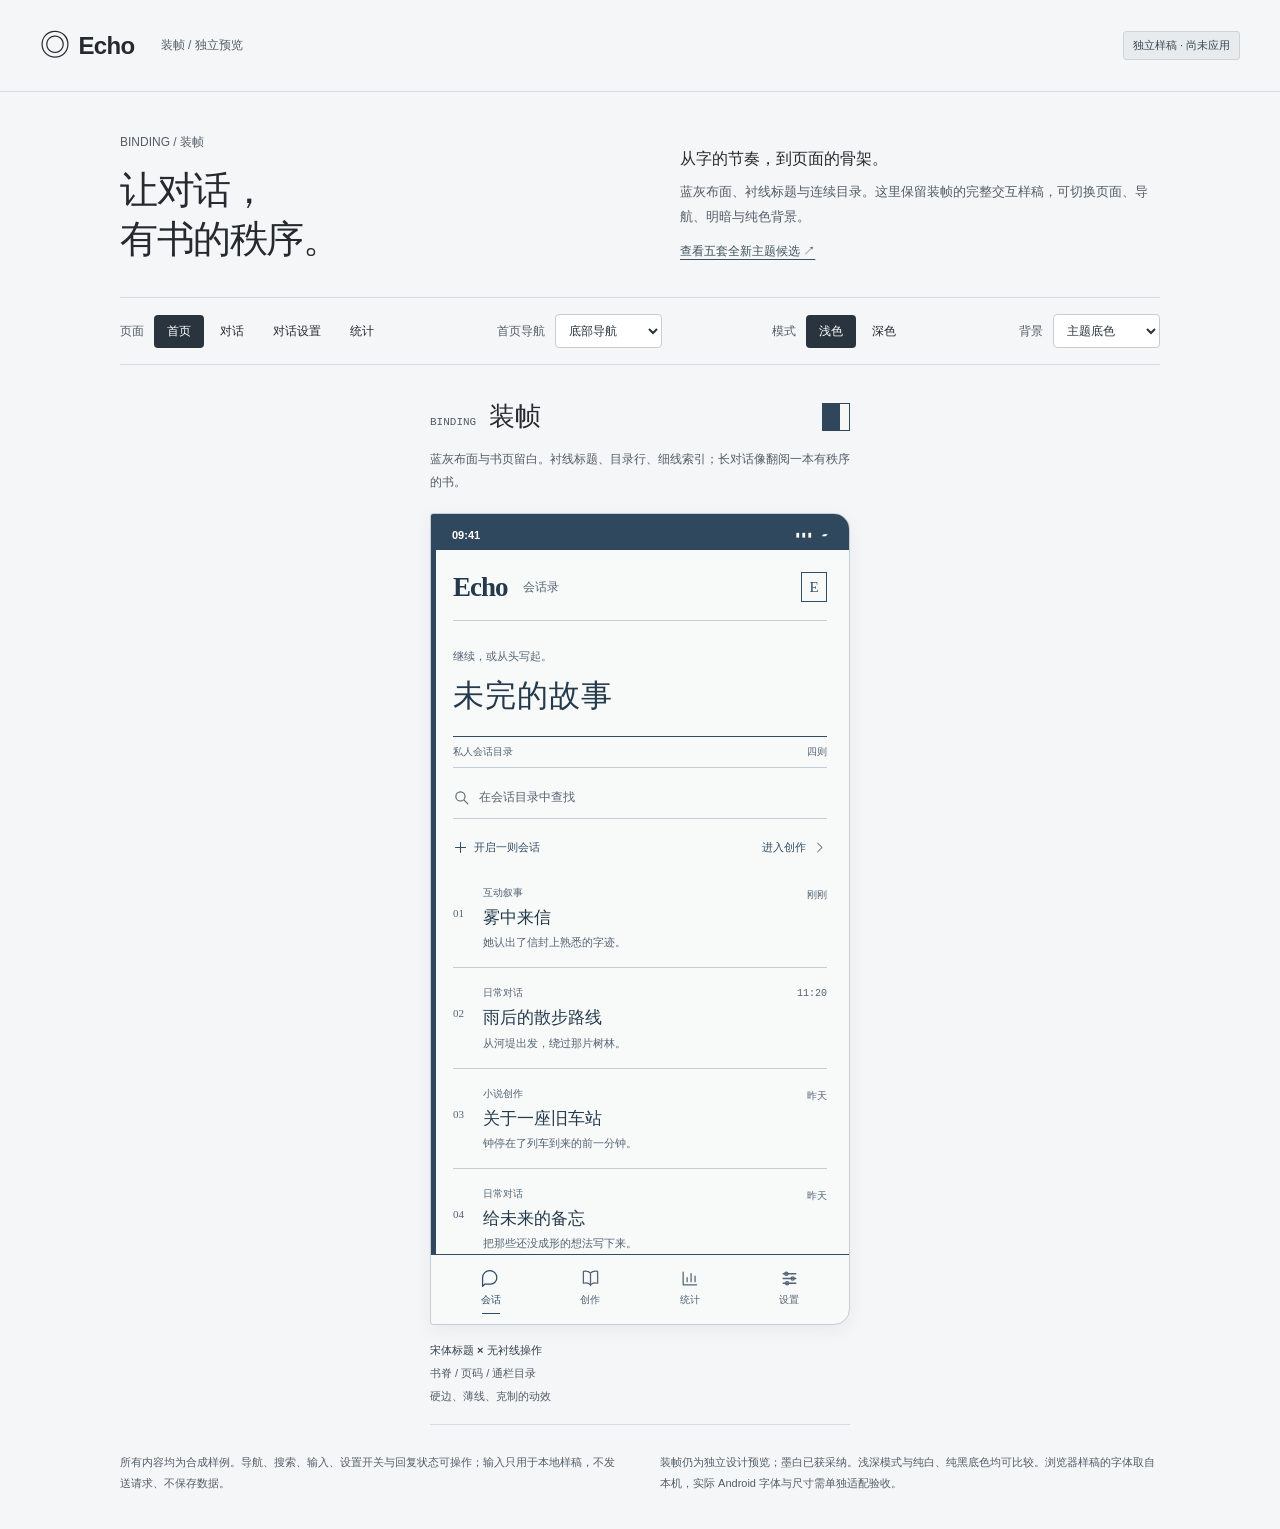
<file: design/theme-directions-v2/index.html>
<!doctype html>
<html lang="zh-CN">
<head>
  <meta charset="utf-8">
  <meta name="viewport" content="width=device-width, initial-scale=1">
  <meta name="color-scheme" content="light dark">
  <title>Echo · 装帧设计预览</title>
  <link rel="icon" href="data:,">
  <link rel="stylesheet" href="preview.css">
</head>
<body>
  <header class="masthead"><a class="wordmark" href="../theme-exploration/index.html" aria-label="查看上一轮主题预览"><span aria-hidden="true">◎</span> Echo</a><span class="edition">装帧 / 独立预览</span><span class="status">独立样稿 · 尚未应用</span></header>
  <main>
    <section class="intro"><div><p class="overline">BINDING / 装帧</p><h1>让对话，<br>有书的秩序。</h1></div><div class="intro-copy"><p>从字的节奏，到页面的骨架。</p><p>蓝灰布面、衬线标题与连续目录。这里保留装帧的完整交互样稿，可切换页面、导航、明暗与纯色背景。</p><a href="../theme-candidates-v3/index.html">查看五套全新主题候选 ↗</a></div></section>
    <section class="preview-controls" aria-label="预览控制">
      <div class="control"><span>页面</span><div class="segmented" role="group" aria-label="预览页面"><button data-scene="home" aria-pressed="true">首页</button><button data-scene="chat" aria-pressed="false">对话</button><button data-scene="settings" aria-pressed="false">对话设置</button><button data-scene="stats" aria-pressed="false">统计</button></div></div>
      <div class="control"><label for="layout">首页导航</label><select id="layout"><option value="bottom">底部导航</option><option value="rail">左侧导航</option></select></div>
      <div class="control"><span>模式</span><div class="segmented" role="group" aria-label="显示模式"><button data-mode="light" aria-pressed="true">浅色</button><button data-mode="dark" aria-pressed="false">深色</button></div></div>
      <div class="control"><label for="background">背景</label><select id="background"><option value="theme">主题底色</option><option value="white">纯白</option><option value="black">纯黑</option></select></div>
    </section>
    <section class="studies" aria-label="装帧独立设计">
      <article class="study" data-theme="binding"><div class="study-heading"><div><span class="theme-id">BINDING</span><h2>装帧</h2></div><span class="study-swatch binding-swatch" aria-hidden="true"></span></div><p class="study-description">蓝灰布面与书页留白。衬线标题、目录行、细线索引；长对话像翻阅一本有秩序的书。</p><div class="device binding" data-mode="light" data-layout="bottom" data-background="theme" aria-label="装帧主题预览"></div><div class="design-notes"><span>宋体标题 × 无衬线操作</span><span>书脊 / 页码 / 通栏目录</span><span>硬边、薄线、克制的动效</span></div></article>
    </section>
    <footer><p>所有内容均为合成样例。导航、搜索、输入、设置开关与回复状态可操作；输入只用于本地样稿，不发送请求、不保存数据。</p><p>装帧仍为独立设计预览；墨白已获采纳。浅深模式与纯白、纯黑底色均可比较。浏览器样稿的字体取自本机，实际 Android 字体与尺寸需单独适配验收。</p></footer>
  </main>
  <div class="toast" role="status" aria-live="polite"></div>
  <script src="preview.js"></script>
</body>
</html>
</file>
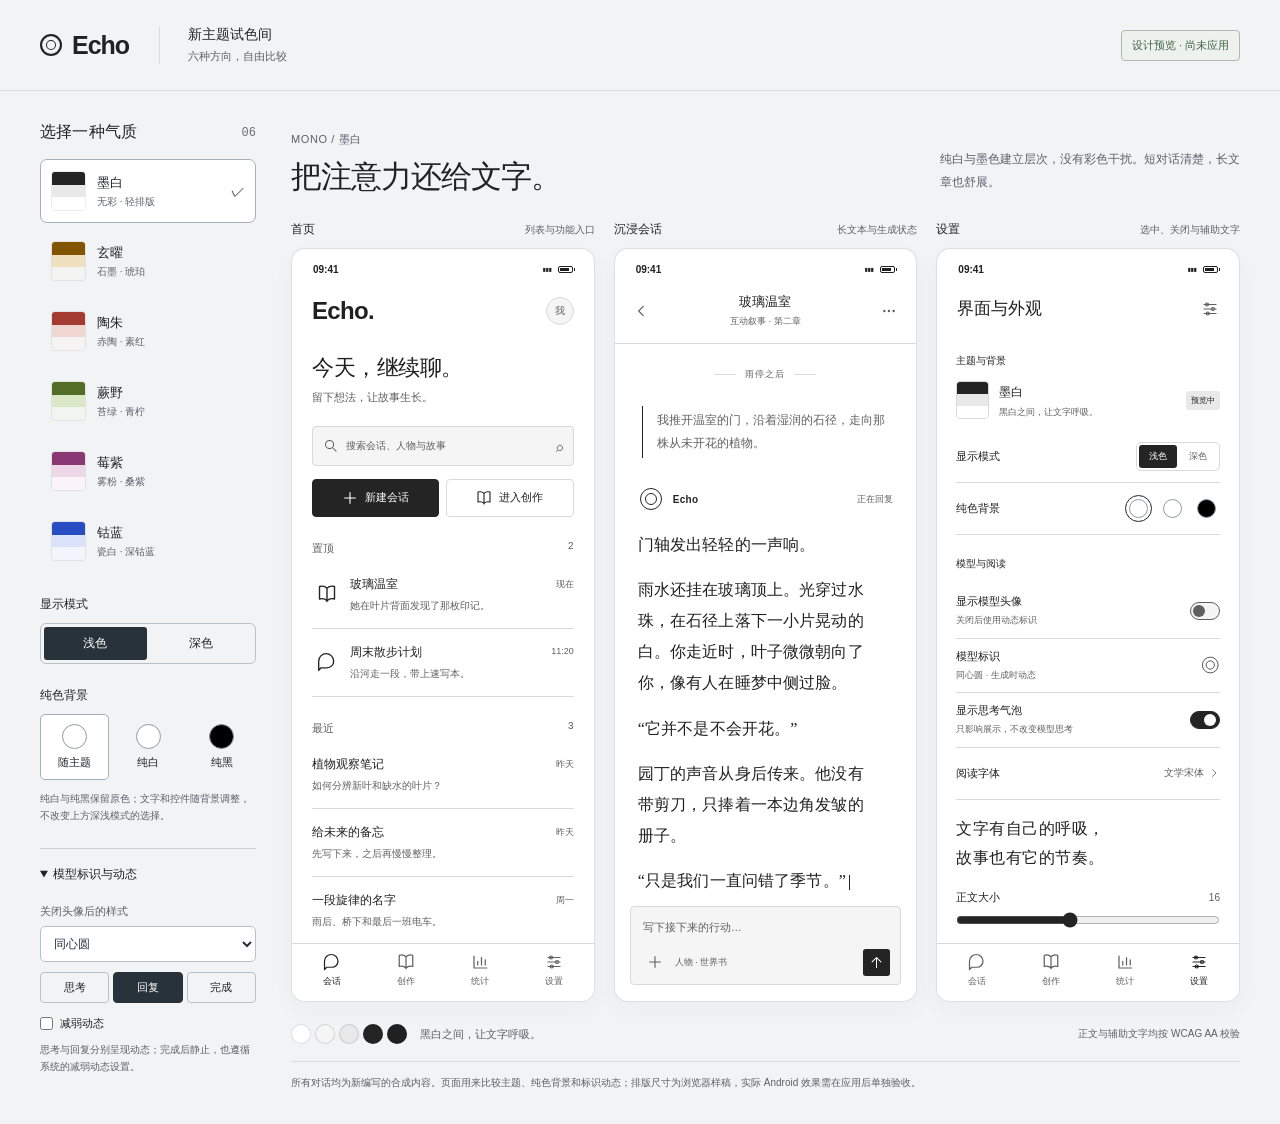
<file: design/theme-exploration/index.html>
<!doctype html>
<html lang="zh-CN">
<head>
  <meta charset="utf-8">
  <meta name="viewport" content="width=device-width, initial-scale=1">
  <meta name="color-scheme" content="light dark">
  <title>Echo · 新主题试色间</title>
  <link rel="icon" href="data:,">
  <link rel="stylesheet" href="preview.css">
</head>
<body>
  <svg class="sprite" aria-hidden="true" xmlns="http://www.w3.org/2000/svg"><defs>
    <symbol id="i-chat" viewBox="0 0 24 24"><path d="M20 11a8 8 0 0 1-8 8H5l-3 3V11a9 9 0 0 1 18 0Z"/></symbol>
    <symbol id="i-book" viewBox="0 0 24 24"><path d="M12 5v16M3 3c4-1 7 0 9 2 2-2 5-3 9-2v15c-4-1-7 0-9 2-2-2-5-3-9-2Z"/></symbol>
    <symbol id="i-chart" viewBox="0 0 24 24"><path d="M4 20V4m0 16h17M9 16v-5m5 5V6m5 10V9"/></symbol>
    <symbol id="i-settings" viewBox="0 0 24 24"><path d="M4 6h16M4 12h16M4 18h16"/><circle cx="8" cy="6" r="2"/><circle cx="16" cy="12" r="2"/><circle cx="9" cy="18" r="2"/></symbol>
    <symbol id="i-search" viewBox="0 0 24 24"><circle cx="10.5" cy="10.5" r="6.5"/><path d="m16 16 5 5"/></symbol>
    <symbol id="i-plus" viewBox="0 0 24 24"><path d="M12 4v16M4 12h16"/></symbol>
    <symbol id="i-arrow" viewBox="0 0 24 24"><path d="M12 20V4m-7 7 7-7 7 7"/></symbol>
    <symbol id="i-back" viewBox="0 0 24 24"><path d="m14 5-7 7 7 7"/></symbol>
    <symbol id="i-copy" viewBox="0 0 24 24"><rect x="8" y="8" width="12" height="13" rx="2"/><path d="M15 8V3H3v12h5"/></symbol>
    <symbol id="i-retry" viewBox="0 0 24 24"><path d="M20 8a9 9 0 1 0 0 8M20 3v5h-5"/></symbol>
    <symbol id="i-more" viewBox="0 0 24 24"><circle cx="5" cy="12" r="1"/><circle cx="12" cy="12" r="1"/><circle cx="19" cy="12" r="1"/></symbol>
    <symbol id="i-chevron" viewBox="0 0 24 24"><path d="m9 5 7 7-7 7"/></symbol>
  </defs></svg>
  <header class="masthead">
    <a class="brand" href="../roleplay-rework/comparison.html" aria-label="返回之前的主题预览"><span class="brand-mark"></span>Echo</a>
    <div class="masthead-title">新主题试色间 <span>六种方向，自由比较</span></div>
    <span class="preview-badge">设计预览 · 尚未应用</span>
  </header>
  <main class="workspace">
    <aside class="controls" aria-label="主题预览控制">
      <div class="section-heading"><h1>选择一种气质</h1><span>06</span></div>
      <div id="theme-list" class="theme-list" role="group" aria-label="候选主题"></div>
      <div class="control-group">
        <h2>显示模式</h2>
        <div class="segmented" role="group" aria-label="显示模式">
          <button data-mode="light" aria-pressed="true">浅色</button><button data-mode="dark" aria-pressed="false">深色</button>
        </div>
      </div>
      <div class="control-group">
        <h2>纯色背景</h2>
        <div class="background-options" role="group" aria-label="预览背景">
          <button data-background="theme" aria-pressed="true"><i class="theme-swatch"></i>随主题</button>
          <button data-background="white" aria-pressed="false"><i style="background:#fff"></i>纯白</button>
          <button data-background="black" aria-pressed="false"><i style="background:#000"></i>纯黑</button>
        </div>
        <p class="control-note">纯白与纯黑保留原色；文字和控件随背景调整，不改变上方深浅模式的选择。</p>
      </div>
      <details class="motion-controls" open>
        <summary>模型标识与动态</summary>
        <label for="mark-select">关闭头像后的样式</label>
        <select id="mark-select"><option value="rings">同心圆</option><option value="orbit">轨道</option><option value="prism">棱镜</option><option value="wave">声纹</option></select>
        <div class="state-options" role="group" aria-label="模型状态">
          <button data-state="thinking" aria-pressed="false">思考</button><button data-state="replying" aria-pressed="true">回复</button><button data-state="done" aria-pressed="false">完成</button>
        </div>
        <label class="check-row"><input type="checkbox" id="reduce-motion">减弱动态</label>
        <p class="control-note">思考与回复分别呈现动态；完成后静止，也遵循系统的减弱动态设置。</p>
      </details>
    </aside>
    <section class="stage" aria-label="应用主题预览">
      <div class="theme-intro">
        <div><p class="theme-subtitle" id="theme-subtitle">MONO / 墨白</p><h2 id="theme-title">把注意力还给文字。</h2></div>
        <p id="theme-description">纯白与墨色建立层次，没有彩色干扰。短对话清楚，长文章也舒展。</p>
      </div>
      <div class="scene-tabs" role="group" aria-label="窄屏预览页面"><button data-scene="home" aria-pressed="false">首页</button><button data-scene="chat" aria-pressed="true">沉浸会话</button><button data-scene="settings" aria-pressed="false">设置</button></div>
      <div class="screens" data-scene="chat">
        <section class="screen-column" data-page="home"><h3 class="screen-label">首页 <span>列表与功能入口</span></h3>
          <div class="phone app-surface">
            <div class="status-bar"><span>09:41</span><span class="status-icons" aria-hidden="true">▮▮▮ <span class="battery"></span></span></div>
            <div class="app-top"><strong>Echo<span class="wordmark-dot">.</span></strong><span class="profile-avatar">我</span></div>
            <div class="home-content">
              <div class="home-title"><h2>今天，继续聊。</h2><p>留下想法，让故事生长。</p></div>
              <div class="search"><svg><use href="#i-search"/></svg><span>搜索会话、人物与故事</span><kbd>⌕</kbd></div>
              <div class="quick-actions"><button type="button" data-open-scene="chat"><svg><use href="#i-plus"/></svg>新建会话</button><button type="button" data-open-scene="chat"><svg><use href="#i-book"/></svg>进入创作</button></div>
              <div class="list-label">置顶 <span>2</span></div>
              <button class="conversation pinned" data-open-scene="chat"><span class="conversation-icon"><svg><use href="#i-book"/></svg></span><span class="conversation-text"><strong>玻璃温室</strong><small>她在叶片背面发现了那枚印记。</small></span><span class="conversation-time">现在</span></button>
              <button class="conversation" data-open-scene="chat"><span class="conversation-icon"><svg><use href="#i-chat"/></svg></span><span class="conversation-text"><strong>周末散步计划</strong><small>沿河走一段，带上速写本。</small></span><span class="conversation-time">11:20</span></button>
              <div class="list-label recent-label">最近 <span>3</span></div>
              <button class="conversation" data-open-scene="chat"><span class="conversation-text"><strong>植物观察笔记</strong><small>如何分辨新叶和缺水的叶片？</small></span><span class="conversation-time">昨天</span></button>
              <button class="conversation" data-open-scene="chat"><span class="conversation-text"><strong>给未来的备忘</strong><small>先写下来，之后再慢慢整理。</small></span><span class="conversation-time">昨天</span></button>
              <button class="conversation" data-open-scene="chat"><span class="conversation-text"><strong>一段旋律的名字</strong><small>雨后、桥下和最后一班电车。</small></span><span class="conversation-time">周一</span></button>
              <div class="home-footnote">5 段会话 · 都在这里</div>
            </div>
            <nav class="app-nav" aria-label="首页预览导航"><button class="selected" data-open-scene="home"><svg><use href="#i-chat"/></svg>会话</button><button data-open-scene="chat"><svg><use href="#i-book"/></svg>创作</button><button data-demo-note="统计页不在本轮主题样稿中"><svg><use href="#i-chart"/></svg>统计</button><button data-open-scene="settings"><svg><use href="#i-settings"/></svg>设置</button></nav>
          </div>
        </section>
        <section class="screen-column" data-page="chat"><h3 class="screen-label">沉浸会话 <span>长文本与生成状态</span></h3>
          <div class="phone app-surface reading-screen">
            <div class="status-bar"><span>09:41</span><span class="status-icons" aria-hidden="true">▮▮▮ <span class="battery"></span></span></div>
            <div class="chat-top"><button class="icon-button" aria-label="回到首页预览" data-open-scene="home"><svg><use href="#i-back"/></svg></button><div><strong>玻璃温室</strong><small>互动叙事 · 第二章</small></div><button class="icon-button" aria-label="打开设置预览" data-open-scene="settings"><svg><use href="#i-more"/></svg></button></div>
            <div class="chat-content">
              <div class="chapter-label"><span></span>雨停之后<span></span></div>
              <blockquote class="user-message">我推开温室的门，沿着湿润的石径，走向那株从未开花的植物。</blockquote>
              <div class="model-header"><span class="model-mark" data-mark="rings" data-state="replying" aria-label="模型正在回复"><i></i><i></i><i></i><i></i><i></i></span><span>Echo</span><span class="model-state">正在回复</span></div>
              <div class="thinking-note">正在梳理人物、场景与上一轮的线索…</div>
              <div class="reading-body"><p>门轴发出轻轻的一声响。</p><p>雨水还挂在玻璃顶上。光穿过水珠，在石径上落下一小片晃动的白。你走近时，叶子微微朝向了你，像有人在睡梦中侧过脸。</p><p>“它并不是不会开花。”</p><p>园丁的声音从身后传来。他没有带剪刀，只捧着一本边角发皱的册子。</p><p>“只是我们一直问错了季节。”<span class="text-caret" aria-hidden="true"></span></p></div>
              <div class="message-tools"><button class="icon-button" aria-label="示例复制操作" data-demo-note="这是合成文本的主题预览"><svg><use href="#i-copy"/></svg></button><button class="icon-button" aria-label="重播回复动画" data-replay><svg><use href="#i-retry"/></svg></button><button class="icon-button" aria-label="查看样稿说明" data-demo-note="主题尚未应用到 App，可先比较颜色与阅读效果"><svg><use href="#i-more"/></svg></button><span class="message-time">1.8 秒 · 236 Token</span></div>
            </div>
            <div class="composer"><label for="sample-input" class="visually-hidden">预览输入框</label><textarea id="sample-input" rows="1" placeholder="写下接下来的行动…"></textarea><div class="composer-tools"><button class="icon-button" aria-label="示例添加附件" data-demo-note="此处演示输入框样式，不读取或上传文件"><svg><use href="#i-plus"/></svg></button><span class="context-pill">人物 · 世界书</span><button class="send" aria-label="预览回复状态" data-replay><svg><use href="#i-arrow"/></svg></button></div></div>
          </div>
        </section>
        <section class="screen-column" data-page="settings"><h3 class="screen-label">设置 <span>选中、关闭与辅助文字</span></h3>
          <div class="phone app-surface settings-screen">
            <div class="status-bar"><span>09:41</span><span class="status-icons" aria-hidden="true">▮▮▮ <span class="battery"></span></span></div>
            <div class="app-top"><strong class="settings-title">界面与外观</strong><svg class="top-icon"><use href="#i-settings"/></svg></div>
            <div class="settings-content">
              <div class="setting-section">主题与背景</div>
              <div class="active-theme"><span class="theme-emblem"><span></span><span></span><span></span></span><div><strong id="setting-theme-name">墨白</strong><small id="setting-theme-description">黑白之间，让文字呼吸。</small></div><span class="current-tag">预览中</span></div>
              <div class="setting-line"><span>显示模式</span><div class="app-segmented"><button data-mode="light" aria-pressed="true">浅色</button><button data-mode="dark" aria-pressed="false">深色</button></div></div>
              <div class="setting-line"><span>纯色背景</span><div class="app-backgrounds"><button data-background="theme" aria-pressed="true" aria-label="使用主题背景"><i class="theme-swatch"></i></button><button data-background="white" aria-pressed="false" aria-label="使用纯白背景"><i style="background:#fff"></i></button><button data-background="black" aria-pressed="false" aria-label="使用纯黑背景"><i style="background:#000"></i></button></div></div>
              <div class="setting-section">模型与阅读</div>
              <div class="setting-line"><div><span>显示模型头像</span><small>关闭后使用动态标识</small></div><button class="toggle" role="switch" aria-checked="false" id="avatar-toggle" aria-label="显示模型头像"><i></i></button></div>
              <div class="setting-line"><div><span>模型标识</span><small id="setting-mark-name">同心圆 · 生成时动态</small></div><span class="model-mark mini-mark" data-mark="rings" data-state="replying" aria-hidden="true"><i></i><i></i><i></i><i></i><i></i></span></div>
              <div class="setting-line"><div><span>显示思考气泡</span><small>只影响展示，不改变模型思考</small></div><button class="toggle on" role="switch" aria-checked="true" id="thinking-toggle" aria-label="显示思考气泡"><i></i></button></div>
              <div class="setting-line"><span>阅读字体</span><span class="setting-value">文学宋体 <svg><use href="#i-chevron"/></svg></span></div>
              <div class="font-sample">文字有自己的呼吸，<br>故事也有它的节奏。</div>
              <div class="setting-line compact"><span>正文大小</span><span class="setting-value">16</span></div>
              <input class="font-range" type="range" min="13" max="20" value="16" aria-label="预览正文字号">
              <div class="settings-note"><span class="note-dot"></span>这些选择仅改变此预览，不会修改 App 设置。</div>
            </div>
            <nav class="app-nav" aria-label="设置预览导航"><button data-open-scene="home"><svg><use href="#i-chat"/></svg>会话</button><button data-open-scene="chat"><svg><use href="#i-book"/></svg>创作</button><button data-demo-note="统计页不在本轮主题样稿中"><svg><use href="#i-chart"/></svg>统计</button><button class="selected" data-open-scene="settings"><svg><use href="#i-settings"/></svg>设置</button></nav>
          </div>
        </section>
      </div>
      <div class="palette-footer"><div id="palette-strip" class="palette-strip" aria-label="当前主题颜色"></div><p id="palette-note">黑白之间，让文字呼吸。</p><span>正文与辅助文字均按 WCAG AA 校验</span></div>
      <p class="boundary-note">所有对话均为新编写的合成内容。页面用来比较主题、纯色背景和标识动态；排版尺寸为浏览器样稿，实际 Android 效果需在应用后单独验收。</p>
    </section>
  </main>
  <div class="toast" role="status" aria-live="polite"></div>
  <script src="preview.js"></script>
</body>
</html>
</file>
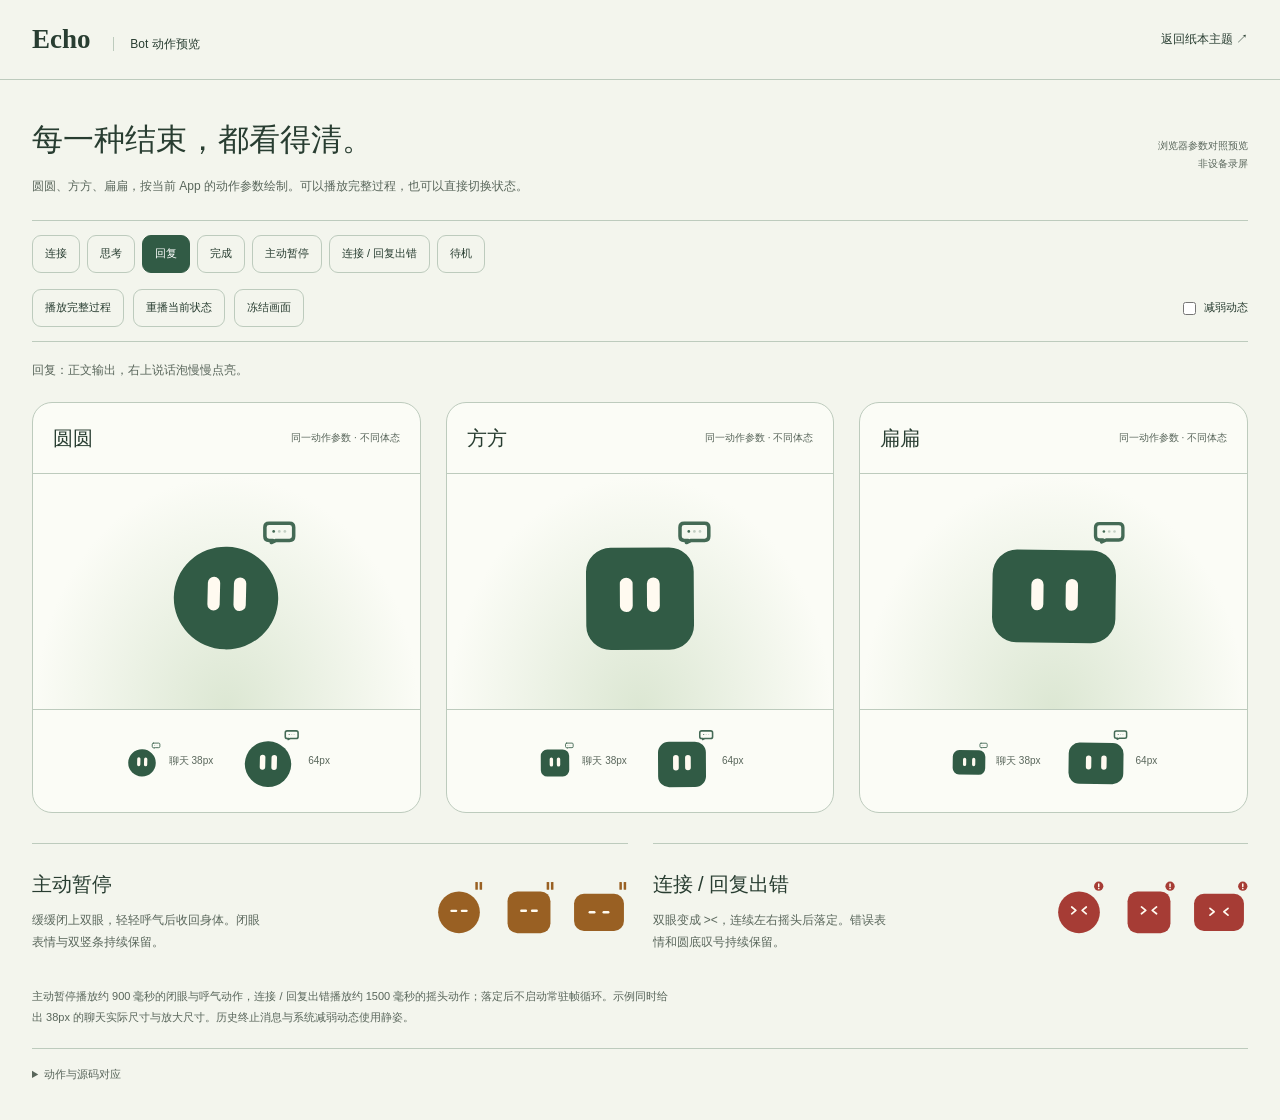
<file: design/book-theme-preview/bot-preview/index.html>
<!doctype html>
<html lang="zh-CN">
<head><meta charset="utf-8"><meta name="viewport" content="width=device-width, initial-scale=1"><title>Echo · Bot 暂停与错误状态预览</title><link rel="icon" href="data:,"><link rel="stylesheet" href="preview.css"></head>
<body>
  <header><a href="../">Echo <span>Bot 动作预览</span></a><a href="../">返回纸本主题 ↗</a></header>
  <main>
    <section class="intro"><div><h1>每一种结束，都看得清。</h1><p>圆圆、方方、扁扁，按当前 App 的动作参数绘制。可以播放完整过程，也可以直接切换状态。</p></div><span class="source-tag">浏览器参数对照预览<br>非设备录屏</span></section>
    <section class="controls" aria-label="动作预览控制"><div class="states" role="group" aria-label="选择 Bot 状态"><button data-state="connecting">连接</button><button data-state="thinking">思考</button><button data-state="replying" aria-pressed="true">回复</button><button data-state="completed">完成</button><button data-state="paused">主动暂停</button><button data-state="failed">连接 / 回复出错</button><button data-state="idle">待机</button></div><button id="play">播放完整过程</button><button id="replay">重播当前状态</button><button id="freeze" aria-pressed="false">冻结画面</button><label><input id="reduce" type="checkbox">减弱动态</label></section>
    <p id="status" role="status">回复：正文输出，右上说话泡慢慢点亮。</p>
    <section class="stage" aria-label="三款 Bot 动作"></section>
    <section class="new-states" aria-label="新增终止状态"><article><div><h2>主动暂停</h2><p>缓缓闭上双眼，轻轻呼气后收回身体。闭眼表情与双竖条持续保留。</p></div><div class="terminal-bots" data-terminal="paused"></div></article><article><div><h2>连接 / 回复出错</h2><p>双眼变成 &gt;&lt;，连续左右摇头后落定。错误表情和圆底叹号持续保留。</p></div><div class="terminal-bots" data-terminal="failed"></div></article></section>
    <p class="note">主动暂停播放约 900 毫秒的闭眼与呼气动作，连接 / 回复出错播放约 1500 毫秒的摇头动作；落定后不启动常驻帧循环。示例同时给出 38px 的聊天实际尺寸与放大尺寸。历史终止消息与系统减弱动态使用静姿。</p>
    <details><summary>动作与源码对应</summary><p>100 × 100 画板、身体与眼睛轨迹、独立右上符号、状态过渡采用 ExpressiveBotMotion.kt 与 EchoModelMark.kt 的参数。此页使用 SVG 对照绘制，不替代 Android 安装、触控与设备视觉验证。</p></details>
  </main>
  <script src="../bot-motion.js"></script><script src="preview.js"></script>
</body></html>
</file>
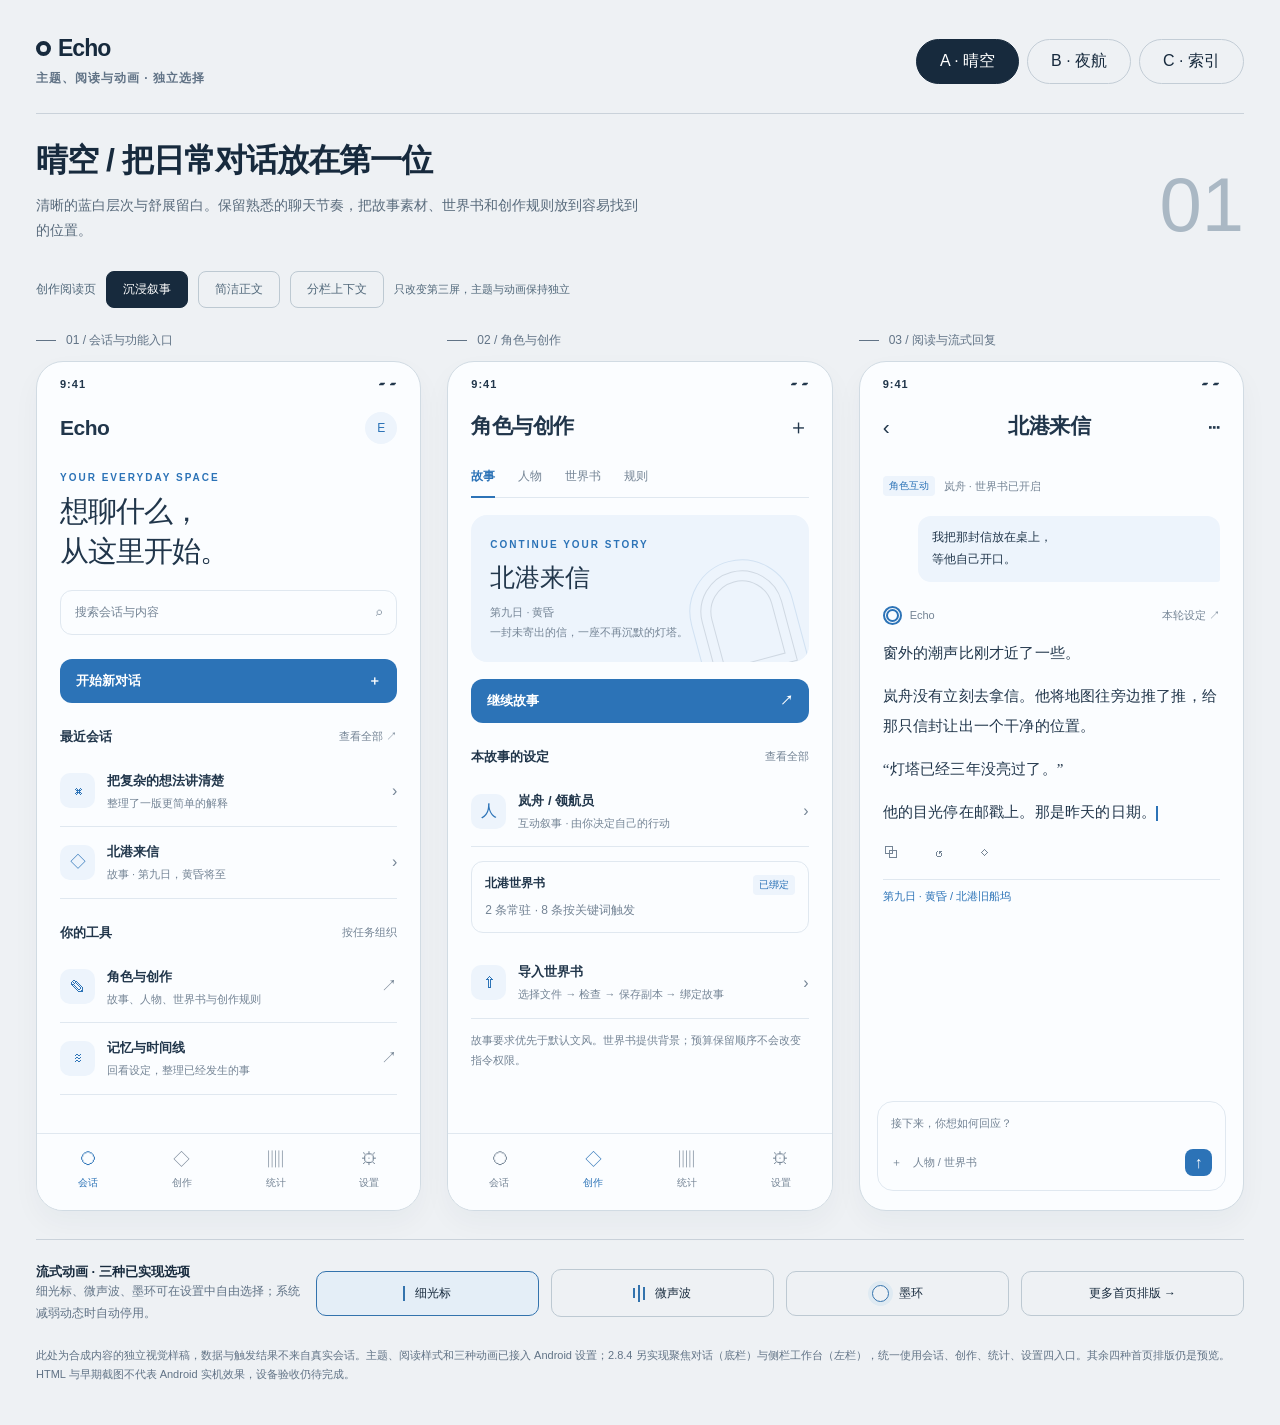
<file: design/roleplay-rework/comparison.html>
<!doctype html>
<html lang="zh-CN">
<head>
<meta charset="utf-8"><meta name="viewport" content="width=device-width,initial-scale=1">
<title>Echo · 主题、阅读与动画预览</title><link rel="icon" href="data:,">
<style>
*{box-sizing:border-box}body{margin:0;color:#172a3d;background:#eef1f4;font-family:"Segoe UI","Microsoft YaHei",sans-serif}button{font:inherit;cursor:pointer}button:focus-visible,a:focus-visible{outline:3px solid #db812f;outline-offset:5px}header{max-width:1300px;margin:auto;padding:35px 36px 26px;display:flex;align-items:center;justify-content:space-between;gap:30px}.brand{font-weight:700;font-size:23px;letter-spacing:-1px}.brand i{display:inline-block;width:15px;height:15px;border:4px solid currentColor;border-radius:50%;margin-right:7px}header small{display:block;margin-top:8px;font-size:12px;color:#617386;letter-spacing:1px}nav{display:flex;gap:8px}nav button{border:1px solid #c3cdd6;background:transparent;border-radius:99px;padding:11px 23px;color:inherit}nav button[aria-pressed=true]{background:#172a3d;color:white;border-color:#172a3d}main{max-width:1300px;margin:auto;padding:0 36px 40px}.intro{border-top:1px solid #cad2da;padding-top:25px;display:flex;gap:30px;justify-content:space-between;align-items:flex-end;margin-bottom:28px}.intro h1{margin:0;font-size:32px;font-weight:600;letter-spacing:-1px}.intro p{font-size:14px;line-height:1.8;margin:10px 0 0;color:#596b7c;max-width:610px}.number{font-size:76px;line-height:1;font-weight:300;color:#aab8c4}.screens{display:grid;grid-template-columns:repeat(3,minmax(0,1fr));gap:26px}.caption{margin:0 0 12px;font-size:12px;color:#617386;display:flex;align-items:center;gap:10px}.caption:before{content:"";width:20px;height:1px;background:currentColor}.phone{height:850px;border:1px solid #d1dbe3;box-shadow:0 12px 28px #2436460a;background:var(--bg);color:var(--ink);border-radius:27px;overflow:hidden;display:flex;flex-direction:column;position:relative}.status{display:flex;justify-content:space-between;padding:16px 23px 9px;font-size:11px;font-weight:700;letter-spacing:1px}.top{padding:13px 23px;display:flex;align-items:center;justify-content:space-between}.top b{font-size:21px;font-weight:600;letter-spacing:-.5px}.icon{font-size:21px;line-height:1}.avatar{width:32px;height:32px;display:inline-grid;place-items:center;border-radius:50%;background:var(--tint);font-size:12px;color:var(--accent)}.content{padding:15px 23px;flex:1;min-height:0;overflow:auto;scrollbar-width:thin}.muted{color:var(--muted)}.eyebrow{font-size:10px;letter-spacing:2px;text-transform:uppercase;color:var(--accent);font-weight:600}.headline{font-size:29px;line-height:1.35;margin:9px 0 19px;font-weight:500;letter-spacing:-1px}.search{border:1px solid var(--line);border-radius:12px;padding:13px 14px;font-size:12px;color:var(--muted);margin:13px 0 24px;display:flex;justify-content:space-between}.action{background:var(--accent);color:var(--on);border:0;padding:13px 16px;border-radius:12px;font-size:13px;font-weight:600;display:flex;align-items:center;justify-content:space-between;width:100%}.section{display:flex;justify-content:space-between;align-items:center;margin:25px 0 10px;font-size:13px;font-weight:600}.section span{font-size:11px;color:var(--muted);font-weight:400}.entry{padding:15px 0;border-bottom:1px solid var(--line);display:flex;align-items:center;gap:12px}.entry p{margin:5px 0 0;font-size:11px;line-height:1.5;color:var(--muted)}.entry b{font-size:13px;font-weight:600}.entry .glyph{width:35px;height:35px;background:var(--tint);color:var(--accent);border-radius:10px;display:grid;place-items:center;font-size:16px;flex-shrink:0}.entry .chevron{margin-left:auto;color:var(--muted)}.bottom{display:flex;justify-content:space-around;border-top:1px solid var(--line);padding:14px 4px 20px;font-size:10px;background:var(--bg)}.bottom span{display:grid;gap:5px;place-items:center;color:var(--muted)}.bottom b{font-size:17px;font-weight:400}.bottom .current{color:var(--accent)}.story{background:var(--tint);border-radius:16px;padding:19px;margin:17px 0;position:relative;overflow:hidden;min-height:139px}.story h2{font-size:25px;margin:9px 0;font-weight:500}.story p{font-size:11px;line-height:1.8;margin:0;color:var(--muted)}.story-art{position:absolute;right:12px;bottom:-22px;width:105px;height:125px;border:1px solid var(--accent);border-radius:60px 60px 0 0;opacity:.14;transform:rotate(-15deg)}.story-art:before,.story-art:after{content:"";position:absolute;border:1px solid currentColor;border-radius:inherit;inset:10px}.story-art:after{inset:20px}.tabs{display:flex;gap:23px;border-bottom:1px solid var(--line);padding-bottom:12px;font-size:12px;color:var(--muted)}.tabs .selected{color:var(--accent);font-weight:700;position:relative}.tabs .selected:after{content:"";position:absolute;bottom:-13px;left:0;right:0;height:2px;background:var(--accent)}.hint{font-size:11px;line-height:1.8;padding:12px 0;color:var(--muted)}.binding{border:1px solid var(--line);border-radius:12px;padding:13px;margin:14px 0;font-size:12px}.binding .row{display:flex;justify-content:space-between;margin-bottom:7px}.tag{font-size:10px;color:var(--accent);padding:3px 6px;background:var(--tint);border-radius:4px}.reader{font-family:"Noto Serif SC","Microsoft YaHei",serif;font-size:14px;line-height:2;letter-spacing:.2px}.reader p{margin:13px 0}.chatmeta{display:flex;align-items:center;gap:9px;font-size:11px;margin:8px 0 20px}.bubble{margin:0 0 24px 35px;padding:11px 14px;font-size:12px;line-height:1.8;border-radius:13px 13px 3px 13px;background:var(--tint)}.response-label{font-size:11px;color:var(--muted);display:flex;align-items:center;gap:8px}.mark{width:19px;height:19px;display:inline-block;border:5px double var(--accent);border-radius:50%}.message-actions{font-size:16px;color:var(--muted);letter-spacing:16px;margin:17px 0}.composer{margin:0 17px 19px;border:1px solid var(--line);border-radius:16px;padding:14px 13px;font-size:11px;color:var(--muted)}.composer .tools{display:flex;justify-content:space-between;align-items:center;margin-top:18px}.send{width:27px;height:27px;display:grid;place-items:center;border-radius:8px;background:var(--accent);color:var(--on);font-size:16px}.narrative{font-size:11px;color:var(--accent);padding:9px 0;border-top:1px solid var(--line)}.cursor{display:inline-block;width:2px;height:15px;vertical-align:middle;background:var(--accent);animation:blink 1.2s ease-in-out infinite}.rings{width:17px;height:17px;display:inline-block;vertical-align:middle;border:1px solid var(--accent);border-radius:50%;box-shadow:0 0 0 4px var(--tint);animation:breathe 2.4s ease-in-out infinite}.wave{display:inline-flex;align-items:center;gap:3px;height:20px}.wave i{width:2px;height:10px;background:var(--accent);animation:wave 1s ease-in-out infinite}.wave i:nth-child(2){animation-delay:.15s;height:17px}.wave i:nth-child(3){animation-delay:.3s;height:13px}.wave i:nth-child(4){animation-delay:.45s;height:7px}@keyframes breathe{50%{opacity:.3;transform:scale(.78)}}@keyframes blink{50%{opacity:.1}}@keyframes wave{50%{transform:scaleY(.3)}}
.motion-panel{margin-top:28px;border-top:1px solid #cad2da;padding-top:22px;display:grid;grid-template-columns:1.2fr repeat(4,1fr);gap:12px;align-items:center}.motion-panel p{font-size:12px;line-height:1.8;color:#617386;margin:0}.motion-panel button{background:transparent;border:1px solid #bdc9d2;border-radius:10px;padding:13px 9px;display:flex;justify-content:center;align-items:center;gap:10px;color:#172a3d;font-size:12px;--accent:#3373ad;--tint:#dfeaf2}.motion-panel button[aria-pressed=true]{border-color:#3373ad;background:#e4eef7}.note{font-size:11px;color:#617386;line-height:1.8;margin:21px 0 0}.note a{color:inherit;text-underline-offset:3px}
body[data-theme=a]{--bg:#fbfdff;--ink:#21364b;--muted:#748495;--accent:#2c73b7;--on:#fff;--line:#e0e8f0;--tint:#edf4fc}
body[data-theme=b]{--bg:#172b29;--ink:#ecede2;--muted:#a3b4a9;--accent:#d6bb83;--on:#172b29;--line:#354943;--tint:#233c35}.b .phone{border-color:#244139}.b .headline,.b .story h2,.b .reader{font-family:"Noto Serif SC","Songti SC","SimSun",serif}.b .story{min-height:145px;border-radius:2px;border-left:2px solid var(--accent)}.b .action{border-radius:3px}.b .entry .glyph{border-radius:50%}.b .search{border-radius:3px}.b .bottom{padding-top:18px}.b .binding{border-radius:3px}.b .composer{border-radius:4px}.b .bubble{background:transparent;border-left:1px solid var(--accent);margin-left:22px;border-radius:0}.b .reader{font-size:15px;line-height:2.1}.b .story-art{opacity:.4;width:128px;height:150px;right:-18px;transform:rotate(13deg)}
body[data-theme=c]{--bg:#faf8f3;--ink:#312d29;--muted:#827a70;--accent:#af4d34;--on:#fffaf4;--line:#ddd6cd;--tint:#f0e7df}.c .phone{border-radius:10px;border-color:#cec6ba}.c .status{border-bottom:1px solid var(--line);padding-bottom:15px}.c .top{border-bottom:1px solid var(--line)}.c .top b{font-size:17px}.c .headline{font-size:24px;margin-top:7px;margin-bottom:12px}.c .story{border:1px solid var(--line);border-radius:0;background:transparent;min-height:111px;padding:15px;margin:16px 0}.c .story h2{font-size:21px;margin:5px 0}.c .action{border-radius:2px}.c .entry{padding:12px 0}.c .entry .glyph{background:transparent;border:1px solid var(--line);border-radius:2px;width:28px;height:28px}.c .search{border-radius:0;padding:10px 12px;margin:12px 0 17px}.c .binding{border-radius:0}.c .bottom{background:var(--ink);border:0;padding:12px 0 17px}.c .bottom span{color:#c6bcb0}.c .bottom .current{color:#fffaf2}.c .composer{border-radius:2px}.c .bubble{border-radius:2px}.c .tabs{gap:16px}.c .story-art{display:none}.c .section{margin-top:19px}.c .reader{font-family:inherit;font-size:13px;line-height:1.95}
@media(max-width:850px){header,main{padding-left:20px;padding-right:20px}.screens{grid-template-columns:1fr;max-width:420px;margin:auto;gap:26px}.phone{height:850px}.intro{align-items:flex-start}.number{font-size:48px}.intro h1{font-size:25px}.intro p{font-size:12px}.motion-panel{grid-template-columns:1fr 1fr}.motion-panel>div{grid-column:1/-1}header{align-items:flex-start;gap:15px}nav{gap:5px;flex-wrap:wrap;justify-content:flex-end}nav button{padding:8px 11px;font-size:12px}.brand{font-size:19px;white-space:nowrap}}
@media(prefers-reduced-motion:reduce){*,*:before,*:after{animation:none!important;transition:none!important}}
.reader-controls{display:flex;align-items:center;flex-wrap:wrap;gap:10px;margin:0 0 24px;font-size:12px;color:#52697b}.reader-controls button{font:inherit;padding:9px 16px;border:1px solid #bdc9d2;border-radius:8px;background:transparent;color:inherit}.reader-controls button[aria-pressed=true]{background:#172a3d;color:white;border-color:#172a3d}.reader-controls small{font-size:11px}.reader-context{display:none;margin-bottom:18px;padding:12px;background:var(--tint);border:1px solid var(--line);font-size:12px;line-height:1.8;border-radius:8px}.reader-context summary{cursor:pointer;color:var(--accent);min-height:24px}.reader-context p{margin:9px 0}.reader-context small{color:var(--muted)}body[data-reader=immersive] #reading-preview .reader{font-family:"Noto Serif SC","SimSun",serif;font-size:15px;line-height:2}body[data-reader=plain] #reading-preview .reader,body[data-reader=split] #reading-preview .reader{font-family:"Segoe UI","Microsoft YaHei",sans-serif;font-size:14px;line-height:1.65}body[data-reader=split] .reader-context{display:block}body[data-reader=plain] #reading-preview .bubble{border:0;border-radius:6px;margin-left:30px;background:var(--tint)}
</style>
</head>
<body data-theme="a" class="a">
<header><div class="brand"><i></i>Echo<small>主题、阅读与动画 · 独立选择</small></div><nav aria-label="选择设计方案"><button data-theme-choice="a" aria-pressed="true">A · 晴空</button><button data-theme-choice="b" aria-pressed="false">B · 夜航</button><button data-theme-choice="c" aria-pressed="false">C · 索引</button></nav></header>
<main>
<div class="intro"><div><h1 id="theme-title">晴空 / 把日常对话放在第一位</h1><p id="theme-description">清晰的蓝白层次与舒展留白。保留熟悉的聊天节奏，把故事素材、世界书和创作规则放到容易找到的位置。</p></div><div class="number" aria-hidden="true">01</div></div>
<div class="reader-controls" aria-label="选择独立阅读样式"><span>创作阅读页</span><button data-reader-choice="immersive" aria-pressed="true">沉浸叙事</button><button data-reader-choice="plain" aria-pressed="false">简洁正文</button><button data-reader-choice="split" aria-pressed="false">分栏上下文</button><small>只改变第三屏，主题与动画保持独立</small></div>
<div class="screens">
<section><p class="caption">01 / 会话与功能入口</p><div class="phone"><div class="status"><span>9:41</span><span>▰  ▰</span></div><div class="top"><b>Echo</b><span class="avatar">E</span></div><div class="content"><div class="eyebrow" id="home-eyebrow">YOUR EVERYDAY SPACE</div><h2 class="headline" id="home-title">想聊什么，<br>从这里开始。</h2><div class="search">搜索会话与内容<span>⌕</span></div><div class="action"><span>开始新对话</span><span>＋</span></div><div class="section">最近会话<span>查看全部 ↗</span></div><div class="entry"><span class="glyph">⌘</span><div><b>把复杂的想法讲清楚</b><p>整理了一版更简单的解释</p></div><span class="chevron">›</span></div><div class="entry"><span class="glyph">◇</span><div><b>北港来信</b><p>故事 · 第九日，黄昏将至</p></div><span class="chevron">›</span></div><div class="section">你的工具<span>按任务组织</span></div><div class="entry"><span class="glyph">✎</span><div><b>角色与创作</b><p>故事、人物、世界书与创作规则</p></div><span class="chevron">↗</span></div><div class="entry"><span class="glyph">≋</span><div><b>记忆与时间线</b><p>回看设定，整理已经发生的事</p></div><span class="chevron">↗</span></div></div><div class="bottom"><span class="current"><b>◯</b>会话</span><span><b>◇</b>创作</span><span><b>▥</b>统计</span><span><b>⚙</b>设置</span></div></div></section>
<section><p class="caption">02 / 角色与创作</p><div class="phone"><div class="status"><span>9:41</span><span>▰  ▰</span></div><div class="top"><b id="studio-title">角色与创作</b><span class="icon">＋</span></div><div class="content"><div class="tabs"><span class="selected">故事</span><span>人物</span><span>世界书</span><span>规则</span></div><div class="story"><div class="story-art"></div><span class="eyebrow">CONTINUE YOUR STORY</span><h2>北港来信</h2><p>第九日 · 黄昏<br>一封未寄出的信，一座不再沉默的灯塔。</p></div><div class="action"><span>继续故事</span><span>↗</span></div><div class="section">本故事的设定<span>查看全部</span></div><div class="entry"><span class="glyph">人</span><div><b>岚舟 / 领航员</b><p>互动叙事 · 由你决定自己的行动</p></div><span class="chevron">›</span></div><div class="binding"><div class="row"><b>北港世界书</b><span class="tag">已绑定</span></div><span class="muted">2 条常驻 · 8 条按关键词触发</span></div><div class="entry"><span class="glyph">⇧</span><div><b>导入世界书</b><p>选择文件 → 检查 → 保存副本 → 绑定故事</p></div><span class="chevron">›</span></div><div class="hint">故事要求优先于默认文风。世界书提供背景；预算保留顺序不会改变指令权限。</div></div><div class="bottom"><span><b>◯</b>会话</span><span class="current"><b>◇</b>创作</span><span><b>▥</b>统计</span><span><b>⚙</b>设置</span></div></div></section>
<section id="reading-preview"><p class="caption">03 / 阅读与流式回复</p><div class="phone"><div class="status"><span>9:41</span><span>▰  ▰</span></div><div class="top"><span class="icon">‹</span><b>北港来信</b><span class="icon">⋯</span></div><div class="content"><details class="reader-context"><summary>故事资料 · 展开</summary><p><b>人物</b> 岚舟 / 领航员<br><b>世界观</b> 北港<br><b>故事时间</b> 第九日 · 黄昏<br><b>世界书</b> 指定 1 本 · 仅启用书参与触发</p><small>宽屏并排显示；窄屏折叠显示。这里是已保存资料。</small></details><div class="chatmeta"><span class="tag">角色互动</span><span class="muted">岚舟 · 世界书已开启</span></div><div class="bubble">我把那封信放在桌上，<br>等他自己开口。</div><div class="response-label"><span class="mark"></span><span>Echo</span><span style="margin-left:auto">本轮设定 ↗</span></div><div class="reader"><p>窗外的潮声比刚才近了一些。</p><p>岚舟没有立刻去拿信。他将地图往旁边推了推，给那只信封让出一个干净的位置。</p><p>“灯塔已经三年没亮过了。”</p><p>他的目光停在邮戳上。那是昨天的日期。<span id="inline-motion" class="cursor" aria-label="正在续写"></span></p></div><div class="message-actions">⧉ ↺ ◇</div><div class="narrative">第九日 · 黄昏 / 北港旧船坞</div></div><div class="composer">接下来，你想如何回应？<div class="tools"><span>＋　人物 / 世界书</span><span class="send">↑</span></div></div></div></section>
</div>
<div class="motion-panel"><div><b style="font-size:13px">流式动画 · 三种已实现选项</b><p>细光标、微声波、墨环可在设置中自由选择；系统减弱动态时自动停用。</p></div><button data-motion="cursor" aria-pressed="true"><span class="cursor"></span>细光标</button><button data-motion="wave" aria-pressed="false"><span class="wave"><i></i><i></i><i></i></span>微声波</button><button data-motion="rings" aria-pressed="false"><span class="rings"></span>墨环</button><a href="layout-options.html" style="border:1px solid #bdc9d2;border-radius:10px;padding:13px 9px;text-align:center;color:#172a3d;text-decoration:none;font-size:12px">更多首页排版 →</a></div>
<p class="note">此处为合成内容的独立视觉样稿，数据与触发结果不来自真实会话。主题、阅读样式和三种动画已接入 Android 设置；2.8.4 另实现聚焦对话（底栏）与侧栏工作台（左栏），统一使用会话、创作、统计、设置四入口。其余四种首页排版仍是预览。HTML 与早期截图不代表 Android 实机效果，设备验收仍待完成。</p>
</main>
<script>
const variants={a:['晴空 / 把日常对话放在第一位','清晰的蓝白层次与舒展留白。保留熟悉的聊天节奏，把故事素材、世界书和创作规则放到容易找到的位置。','01','YOUR EVERYDAY SPACE','想聊什么，<br>从这里开始。','角色与创作'],b:['夜航 / 为长故事留一盏灯','墨绿底色、暖金标记与更宽松的正文节奏。故事封面成为创作入口，减少阅读区装饰，让剧情和人物站在前面。','02','A QUIET PLACE TO RETURN','今晚的故事，<br>从哪一页继续？','故事书房'],c:['索引 / 把创作组织得更清楚','纸色背景、赭红标记与紧凑分隔线。提高列表密度，让人物、世界书和规则的关系更容易查找，适合经常调整设定。','03','WORKSPACE / ECHO','对话、素材、设定。<br>各就其位。','创作工作台']};
function setTheme(key){const v=variants[key]||variants.a;document.body.dataset.theme=key;document.body.className=key;document.getElementById('theme-title').textContent=v[0];document.getElementById('theme-description').textContent=v[1];document.querySelector('.number').textContent=v[2];document.getElementById('home-eyebrow').textContent=v[3];document.getElementById('home-title').innerHTML=v[4];document.getElementById('studio-title').textContent=v[5];document.querySelectorAll('[data-theme-choice]').forEach(b=>b.setAttribute('aria-pressed',String(b.dataset.themeChoice===key)));history.replaceState(null,'','#'+key)}
document.querySelectorAll('[data-theme-choice]').forEach(b=>b.addEventListener('click',()=>setTheme(b.dataset.themeChoice)));document.querySelectorAll('[data-motion]').forEach(b=>b.addEventListener('click',()=>{document.querySelectorAll('[data-motion]').forEach(x=>x.setAttribute('aria-pressed',String(x===b)));let m=document.getElementById('inline-motion');m.className=b.dataset.motion;m.innerHTML=b.dataset.motion==='wave'?'<i></i><i></i><i></i>':''}));setTheme(location.hash.slice(1)||'a');
function setReader(value){document.body.dataset.reader=value;document.querySelectorAll('[data-reader-choice]').forEach(b=>b.setAttribute('aria-pressed',String(b.dataset.readerChoice===value)))}
document.querySelectorAll('[data-reader-choice]').forEach(b=>b.addEventListener('click',()=>setReader(b.dataset.readerChoice)));setReader('immersive');
</script>
</body></html>
</file>
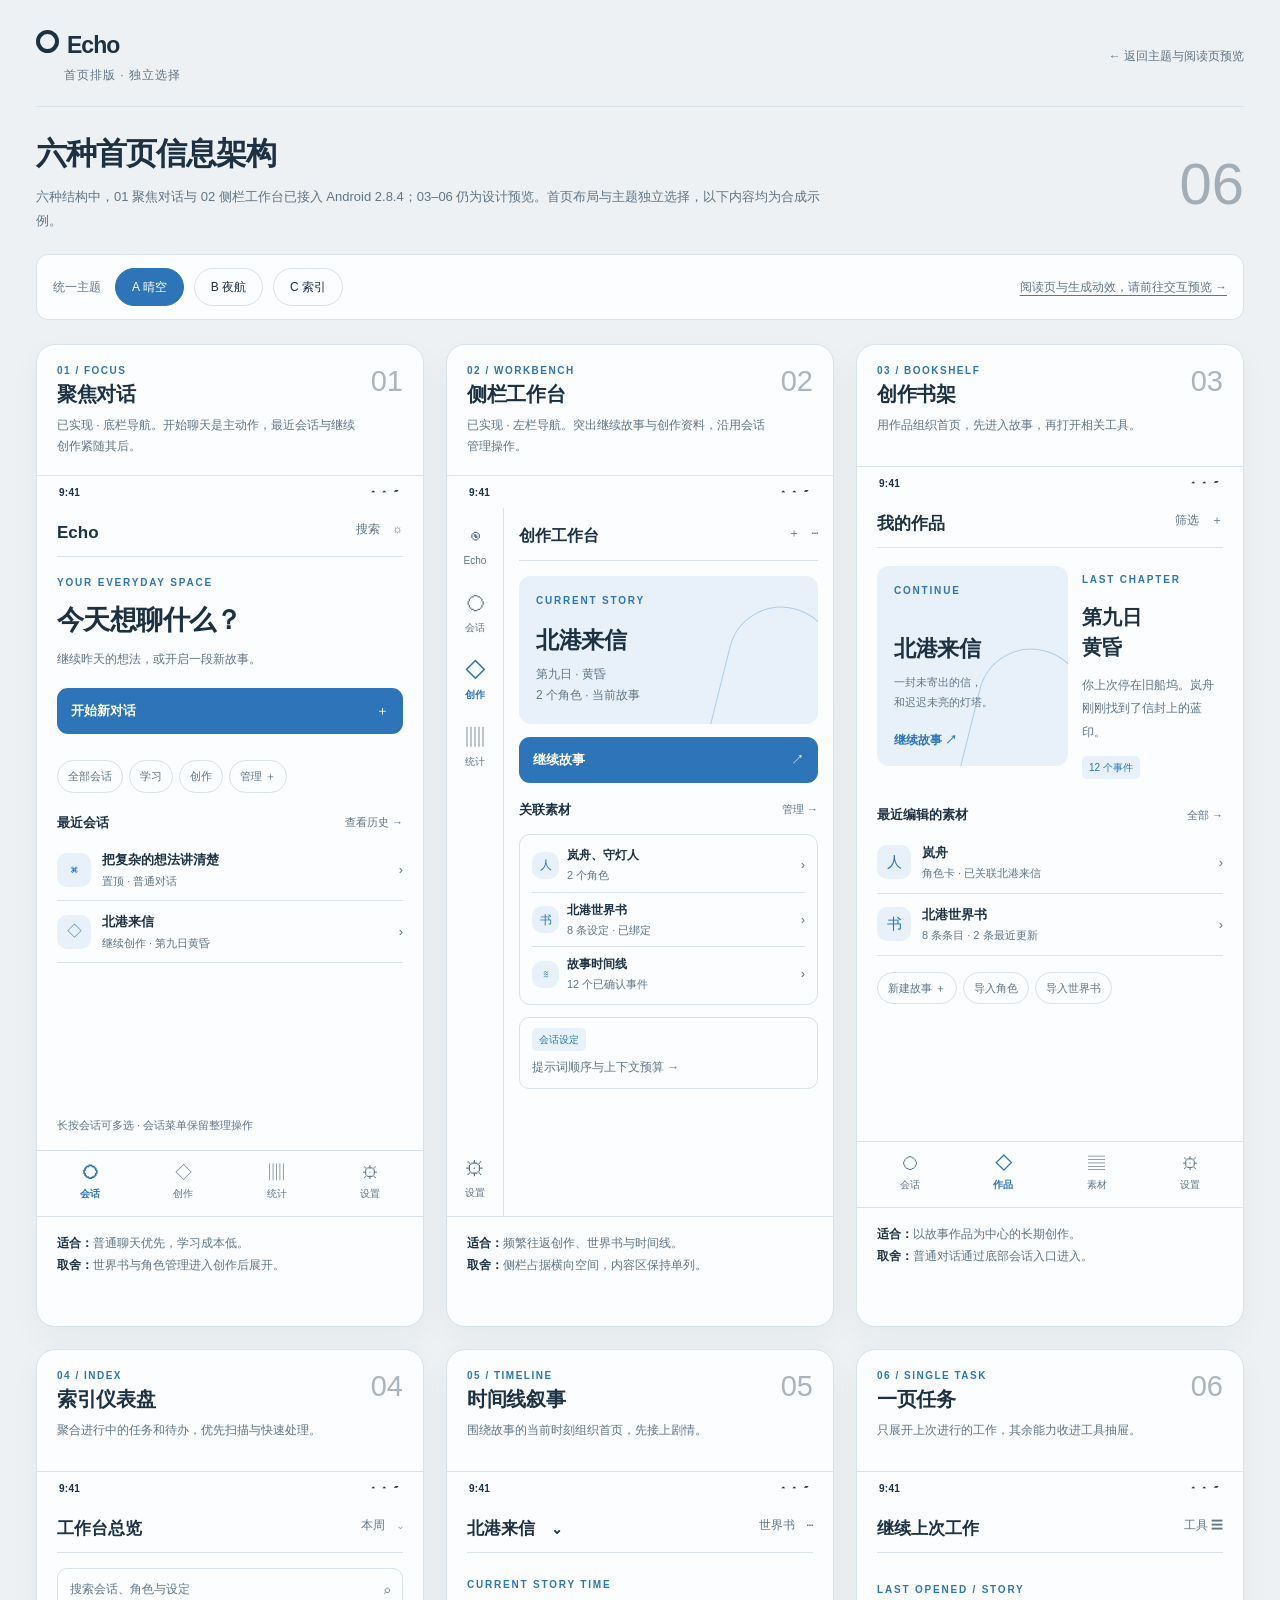
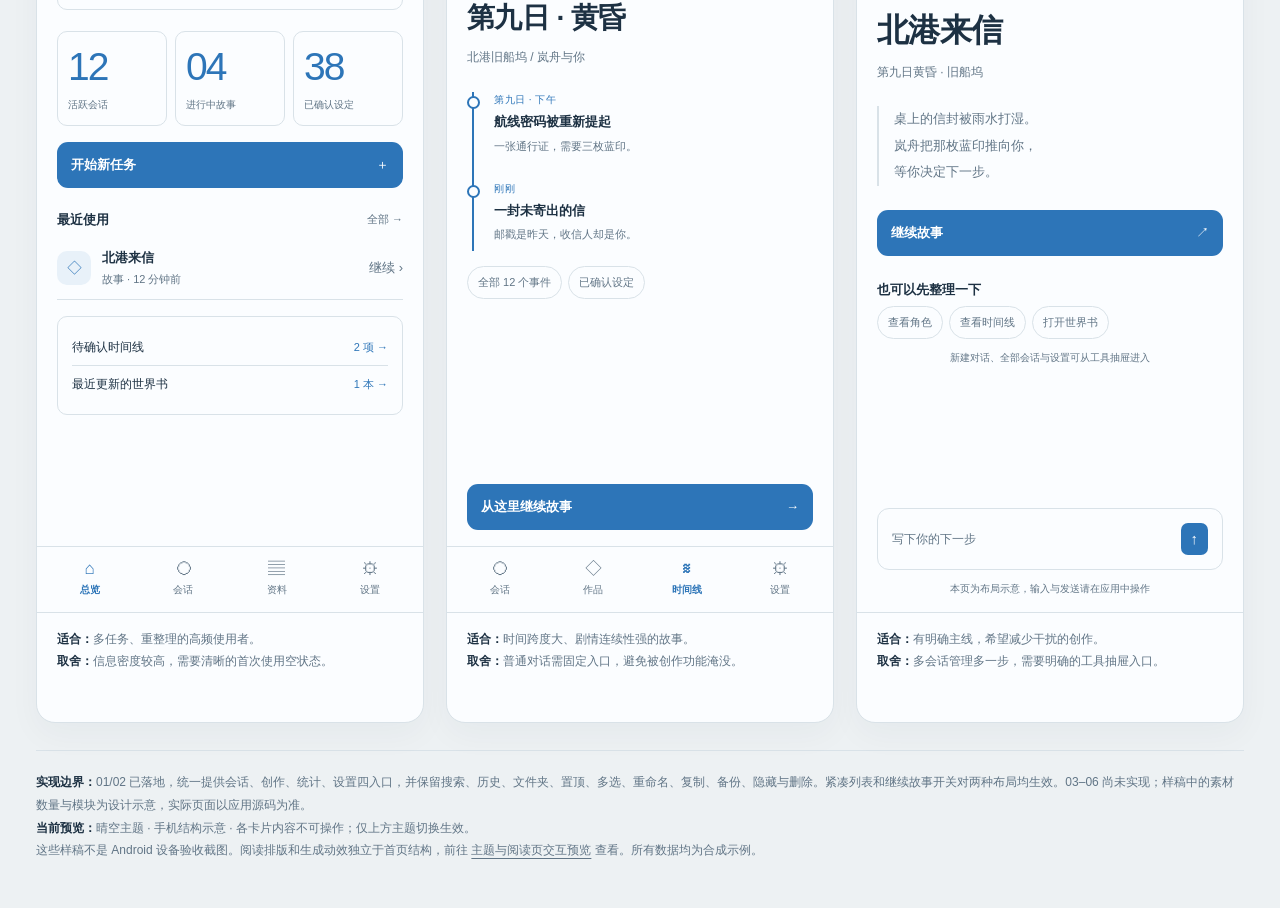
<file: design/roleplay-rework/layout-options.html>
<!doctype html>
<html lang="zh-CN">
<head><meta charset="utf-8"><meta name="viewport" content="width=device-width,initial-scale=1"><title>Echo · 六种首页排版</title><link rel="icon" href="data:,">
<style>
*{box-sizing:border-box}body{margin:0;background:#edf1f3;color:#1d3143;font-family:"Segoe UI","Microsoft YaHei",sans-serif;--accent:#2d75b8;--accent-soft:#e8f1f9;--canvas:#fbfdff;--line:#d9e2e8;--muted:#617586;--ink:#1d3143;--on-accent:#fff}button,a{touch-action:manipulation}button{font:inherit;cursor:pointer}button:focus-visible,a:focus-visible{outline:3px solid #d17a37;outline-offset:4px}a{color:inherit}.shell{max-width:1440px;margin:auto;padding:30px 36px 46px}.head{display:flex;justify-content:space-between;gap:24px;align-items:center;border-bottom:1px solid var(--line);padding-bottom:22px}.logo{font-size:23px;font-weight:700;letter-spacing:-1px}.logo:before{content:"";display:inline-block;width:15px;height:15px;border:4px solid currentColor;border-radius:50%;margin-right:8px}.logo small{display:block;color:var(--muted);font-size:12px;font-weight:400;letter-spacing:1px;margin:8px 0 0 28px}.back{color:var(--muted);font-size:12px;text-decoration:none;line-height:1.6}.intro{display:flex;justify-content:space-between;gap:26px;align-items:center;padding:26px 0 21px}.intro h1{margin:0;font-size:31px;letter-spacing:-1px;font-weight:600}.intro p{color:var(--muted);font-size:13px;line-height:1.85;max-width:800px;margin:10px 0 0}.count{font-size:58px;font-weight:300;opacity:.35}.controls{display:flex;flex-wrap:wrap;align-items:center;gap:10px;border:1px solid var(--line);background:var(--canvas);padding:13px 16px;border-radius:12px;margin:0 0 24px}.controls .caption{font-size:12px;color:var(--muted);margin-right:4px}.controls button{border:1px solid var(--line);background:transparent;border-radius:99px;color:var(--ink);padding:9px 16px;font-size:12px;min-height:38px}.controls button[aria-pressed=true]{border-color:var(--accent);background:var(--accent);color:var(--on-accent)}.controls a{margin-left:auto;font-size:12px;line-height:1.6;text-underline-offset:4px;color:var(--muted)}.grid{display:grid;grid-template-columns:repeat(3,minmax(0,1fr));gap:22px}.card{min-width:0;background:var(--canvas);border:1px solid var(--line);border-radius:19px;overflow:hidden;box-shadow:0 12px 32px #263b4a0a}.card-head{display:flex;justify-content:space-between;gap:10px;padding:20px 20px 18px;border-bottom:1px solid var(--line);min-height:122px}.card-head h2{font-size:20px;font-weight:600;margin:5px 0 0;letter-spacing:-.3px}.card-head p{font-size:12px;color:var(--muted);line-height:1.75;margin:7px 0 0}.card-head .eyebrow{font-size:10px;letter-spacing:1.5px;color:var(--accent);font-weight:600}.card-head .num{font-size:29px;opacity:.35;font-weight:300}.mock{height:740px;position:relative;display:flex;flex-direction:column;background:var(--canvas);color:var(--ink);font-size:13px;line-height:1.5;isolation:isolate}.status{height:32px;flex-shrink:0;padding:9px 22px 0;display:flex;justify-content:space-between;align-items:start;font-size:10px;letter-spacing:.3px}.status .signals{font-size:9px;letter-spacing:2px}.screen{padding:12px 20px 16px;flex:1;min-height:0;display:flex;flex-direction:column}.bar{height:37px;flex-shrink:0;border-bottom:1px solid var(--line);display:flex;justify-content:space-between;align-items:start;color:var(--muted);gap:10px}.bar b{font-size:17px;color:var(--ink);font-weight:650}.bar span{font-size:12px;white-space:nowrap}.title{font-size:27px;line-height:1.35;font-weight:600;letter-spacing:-.6px;margin:12px 0 10px}.sub{font-size:12px;line-height:1.8;color:var(--muted)}.label{color:var(--accent);font-size:10px;letter-spacing:1.8px;font-weight:650}.section-head{display:flex;justify-content:space-between;align-items:center;margin:22px 0 7px;font-size:12px}.section-head b{font-size:13px;font-weight:600}.section-head span{font-size:11px;color:var(--muted)}.primary{background:var(--accent);color:var(--on-accent);border-radius:11px;padding:13px 14px;display:flex;justify-content:space-between;align-items:center;gap:12px;font-size:13px;min-height:46px}.primary b{font-weight:600}.row{display:flex;align-items:center;gap:11px;border-bottom:1px solid var(--line);padding:14px 0;min-width:0}.row .icon{width:34px;height:34px;flex-shrink:0;border-radius:10px;background:var(--accent-soft);color:var(--accent);display:grid;place-items:center;font-size:15px}.row .row-text{flex:1;min-width:0}.row b{display:block;font-size:13px;font-weight:600}.row small{display:block;color:var(--muted);font-size:11px;margin-top:3px}.arrow{color:var(--muted);flex-shrink:0;font-size:13px}.badge{font-size:10px;color:var(--accent);background:var(--accent-soft);border-radius:5px;padding:4px 7px;display:inline-block}.pills{display:flex;gap:6px;flex-wrap:wrap}.pill{display:inline-block;border:1px solid var(--line);border-radius:99px;padding:7px 10px;color:var(--muted);font-size:11px}.bottom-nav{display:flex;justify-content:space-around;flex-shrink:0;border-top:1px solid var(--line);padding:12px 8px 15px;background:var(--canvas);color:var(--muted);gap:4px;font-size:10px}.bottom-nav span{display:flex;flex-direction:column;align-items:center;gap:3px;min-width:40px}.bottom-nav i{font-size:17px;font-style:normal;line-height:1.2}.bottom-nav .active{color:var(--accent);font-weight:650}.search{border:1px solid var(--line);border-radius:10px;padding:11px 12px;color:var(--muted);font-size:12px;margin-top:15px;display:flex;justify-content:space-between}.quiet{border:1px solid var(--line);border-radius:10px;padding:12px 14px}.card-foot{padding:16px 20px 19px;border-top:1px solid var(--line);font-size:12px;line-height:1.8;color:var(--muted);min-height:110px}.card-foot strong{color:var(--ink);font-weight:600}.footer{margin-top:27px;padding:20px 0 0;border-top:1px solid var(--line);color:var(--muted);font-size:12px;line-height:1.9}.footer b{color:var(--ink)}.footer a{text-underline-offset:4px}.phone-note{font-size:11px;color:var(--muted);margin-top:auto;padding-top:13px}.focus-head{padding:18px 0 12px}.focus .primary{margin-top:18px}.focus .section-head{margin-top:20px}.focus .row{padding:11px 0}.focus .pills{margin-top:14px}.work-layout{display:flex;flex:1;min-height:0}.rail{width:57px;flex-shrink:0;border-right:1px solid var(--line);padding:16px 8px;display:flex;flex-direction:column;align-items:center;gap:23px;color:var(--muted);font-size:10px}.rail span{display:flex;flex-direction:column;align-items:center;gap:5px}.rail i{font-style:normal;font-size:20px;line-height:1.2}.rail .active{color:var(--accent);font-weight:650}.rail .last{margin-top:auto}.work-main{flex:1;min-width:0;padding:16px 15px;display:flex;flex-direction:column}.work-main .bar b{font-size:16px}.cover{background:var(--accent-soft);border-radius:12px;padding:17px;position:relative;overflow:hidden;isolation:isolate}.cover:after{content:"";position:absolute;z-index:-1;right:-12px;bottom:-29px;width:105px;height:145px;border:1px solid var(--accent);border-radius:65px 65px 0 0;transform:rotate(14deg);opacity:.3}.cover h3{font-size:23px;font-weight:600;letter-spacing:-.5px;margin:24px 0 6px}.work-main .cover{margin-top:15px;min-height:132px}.work-main .cover h3{margin-top:15px}.work-main .section-head{margin-top:17px}.work-main .primary{margin-top:13px}.asset-list{margin-top:8px;border:1px solid var(--line);border-radius:11px;padding:3px 12px}.asset-list .row{padding:8px 0;gap:8px}.asset-list .row:last-child{border:0}.asset-list .row b{font-size:12px}.asset-list .row .icon{width:27px;height:27px;font-size:12px}.work-main .quiet{margin-top:12px;font-size:11px;padding:10px 12px}.book-hero{display:grid;grid-template-columns:1.15fr .85fr;gap:14px;margin-top:18px}.book-hero .cover{height:200px;display:flex;flex-direction:column}.book-hero .cover h3{margin:34px 0 8px;font-size:22px}.book-hero .cover .sub{font-size:11px}.book-hero .cover .book-continue{margin-top:auto;color:var(--accent);font-weight:600;font-size:12px}.book-copy{padding:6px 0}.book-copy .chapter{font-size:20px;font-weight:600;line-height:1.5;margin:15px 0 12px}.book-copy p{font-size:12px;color:var(--muted);line-height:1.95}.shelf .row{padding:11px 0}.shelf .section-head{margin-top:20px}.shelf .pills{margin-top:16px}.metrics{display:grid;grid-template-columns:repeat(3,minmax(0,1fr));gap:8px;margin-top:21px}.metric{border:1px solid var(--line);border-radius:10px;padding:13px 10px}.metric b{font-size:39px;color:var(--accent);font-weight:300;line-height:1.15;display:block;letter-spacing:-2px}.metric small{font-size:10px;color:var(--muted);display:block;margin-top:7px}.dashboard .primary{margin-top:16px}.dashboard .row{padding:12px 0}.dashboard .quiet{margin-top:16px}.queue{display:flex;justify-content:space-between;align-items:center;gap:8px;padding:9px 0;font-size:12px}.queue+.queue{border-top:1px solid var(--line)}.queue span:last-child{color:var(--accent);font-size:11px}.time-head{margin:24px 0 18px}.time-head .title{font-size:28px;margin-top:7px}.timeline{border-left:2px solid var(--accent);padding-left:20px;margin:6px 0 0 5px}.event{position:relative;padding:0 0 24px}.event:before{content:"";position:absolute;left:-27px;top:4px;width:9px;height:9px;background:var(--canvas);border:2px solid var(--accent);border-radius:50%}.event b{display:block;font-size:13px;font-weight:600}.event small{display:block;color:var(--muted);font-size:11px;line-height:1.8;margin-top:5px}.event .time{font-size:10px;color:var(--accent);margin-bottom:5px;letter-spacing:.5px}.timeline .event:last-child{padding-bottom:6px}.timeline-home .primary{margin-top:auto}.timeline-home .pills{margin-top:15px}.single-head{margin-top:29px}.single-head .title{font-size:32px}.excerpt{border-left:2px solid var(--line);padding:0 0 0 15px;margin:22px 0 24px;font-family:"Microsoft YaHei",sans-serif;font-size:13px;line-height:2.05;color:var(--muted)}.single .primary{margin-bottom:18px}.single .section-head{margin-top:6px}.single .composer{margin-top:auto;border:1px solid var(--line);border-radius:12px;padding:14px;color:var(--muted);display:flex;justify-content:space-between;align-items:center;gap:8px;font-size:12px}.composer span{background:var(--accent);color:var(--on-accent);border-radius:7px;padding:5px 10px;font-size:15px}.single .phone-note{text-align:center;margin-top:0;font-size:10px;padding-top:11px}.theme-b{--accent:#d8bc83;--accent-soft:#29453b;--canvas:#182d2a;--line:#36534a;--muted:#afc1b7;--ink:#e7e9df;--on-accent:#182d2a;color:var(--ink);background:#10211e}.theme-b .card,.theme-b .controls{background:#142522}.theme-b .cover h3,.theme-b .single-head .title{font-family:"STSong","SimSun",serif}.theme-c{--accent:#ad4b30;--accent-soft:#f0e6de;--canvas:#fcfaf6;--line:#dfd7cf;--muted:#756a60;--ink:#332e2a;--on-accent:#fffaf4;color:var(--ink);background:#f1eee9}.theme-c .controls button,.theme-c .primary{border-radius:4px}.theme-c .card{border-radius:8px}.theme-c .cover,.theme-c .metric,.theme-c .quiet{border-radius:3px}.theme-c .row .icon{border-radius:3px;background:transparent;border:1px solid var(--line)}
@media(max-width:1120px){.grid{grid-template-columns:repeat(2,minmax(0,1fr))}.shell{padding:25px 24px 40px}.mock{height:740px}.controls a{margin-left:0;flex-basis:100%;padding-top:4px}}
@media(max-width:720px){.grid{grid-template-columns:1fr;max-width:430px;margin:auto}.shell{padding:23px 16px 35px}.head{align-items:flex-start}.logo small{font-size:10px}.back{max-width:130px;text-align:right;font-size:11px}.intro h1{font-size:27px}.intro p{font-size:12px}.count{font-size:42px}.controls{gap:8px;padding:12px}.controls .caption{width:100%}.controls button{padding:8px 13px}.mock{height:740px}.card-head{min-height:0}.card-foot{min-height:0}.footer{font-size:11px}.card-head p{max-width:270px}}
@media(max-width:370px){.shell{padding-left:11px;padding-right:11px}.screen{padding-left:16px;padding-right:16px}.mock{height:760px}.card-head,.card-foot{padding-left:16px;padding-right:16px}.metric{padding:12px 8px}.metric b{font-size:34px}.work-main{padding-left:12px;padding-right:12px}.book-hero{gap:10px}.book-hero .cover{padding:13px}.book-hero .cover h3{font-size:20px}.count{display:none}}
@media(prefers-reduced-motion:reduce){*,*:before,*:after{animation:none!important;transition:none!important}}
.screen,.work-main{overflow-y:auto;scrollbar-width:thin}
</style></head>
<body><div class="shell">
<header class="head"><div class="logo">Echo<small>首页排版 · 独立选择</small></div><a class="back" href="comparison.html">← 返回主题与阅读页预览</a></header>
<div class="intro"><div><h1>六种首页信息架构</h1><p>六种结构中，01 聚焦对话与 02 侧栏工作台已接入 Android 2.8.4；03–06 仍为设计预览。首页布局与主题独立选择，以下内容均为合成示例。</p></div><div class="count">06</div></div>
<div class="controls" aria-label="预览主题"><span class="caption">统一主题</span><button data-theme="a" aria-pressed="true">A 晴空</button><button data-theme="b" aria-pressed="false">B 夜航</button><button data-theme="c" aria-pressed="false">C 索引</button><a href="comparison.html">阅读页与生成动效，请前往交互预览 →</a></div>
<main class="grid">
<article class="card"><header class="card-head"><div><div class="eyebrow">01 / FOCUS</div><h2>聚焦对话</h2><p>已实现 · 底栏导航。开始聊天是主动作，最近会话与继续创作紧随其后。</p></div><span class="num">01</span></header><div class="mock focus"><div class="status"><b>9:41</b><span class="signals">▴ ▴ ▰</span></div><div class="screen"><div class="bar"><b>Echo</b><span>搜索　☼</span></div><div class="focus-head"><div class="label">YOUR EVERYDAY SPACE</div><div class="title">今天想聊什么？</div><div class="sub">继续昨天的想法，或开启一段新故事。</div><div class="primary"><b>开始新对话</b><span>＋</span></div></div><div class="pills"><span class="pill">全部会话</span><span class="pill">学习</span><span class="pill">创作</span><span class="pill">管理 ＋</span></div><div class="section-head"><b>最近会话</b><span>查看历史 →</span></div><div class="row"><span class="icon">⌘</span><div class="row-text"><b>把复杂的想法讲清楚</b><small>置顶 · 普通对话</small></div><span class="arrow">›</span></div><div class="row"><span class="icon">◇</span><div class="row-text"><b>北港来信</b><small>继续创作 · 第九日黄昏</small></div><span class="arrow">›</span></div><div class="phone-note">长按会话可多选 · 会话菜单保留整理操作</div></div><nav class="bottom-nav" aria-label="聚焦对话示意导航"><span class="active"><i>◯</i>会话</span><span><i>◇</i>创作</span><span><i>▥</i>统计</span><span><i>⚙</i>设置</span></nav></div><footer class="card-foot"><strong>适合：</strong>普通聊天优先，学习成本低。<br><strong>取舍：</strong>世界书与角色管理进入创作后展开。</footer></article>
<article class="card"><header class="card-head"><div><div class="eyebrow">02 / WORKBENCH</div><h2>侧栏工作台</h2><p>已实现 · 左栏导航。突出继续故事与创作资料，沿用会话管理操作。</p></div><span class="num">02</span></header><div class="mock"><div class="status"><b>9:41</b><span class="signals">▴ ▴ ▰</span></div><div class="work-layout"><nav class="rail" aria-label="工作台示意导航"><span><i>◉</i>Echo</span><span><i>◯</i>会话</span><span class="active"><i>◇</i>创作</span><span><i>▥</i>统计</span><span class="last"><i>⚙</i>设置</span></nav><div class="work-main"><div class="bar"><b>创作工作台</b><span>＋　⋯</span></div><div class="cover"><div class="label">CURRENT STORY</div><h3>北港来信</h3><div class="sub">第九日 · 黄昏<br>2 个角色 · 当前故事</div></div><div class="primary"><b>继续故事</b><span>↗</span></div><div class="section-head"><b>关联素材</b><span>管理 →</span></div><div class="asset-list"><div class="row"><span class="icon">人</span><div class="row-text"><b>岚舟、守灯人</b><small>2 个角色</small></div><span class="arrow">›</span></div><div class="row"><span class="icon">书</span><div class="row-text"><b>北港世界书</b><small>8 条设定 · 已绑定</small></div><span class="arrow">›</span></div><div class="row"><span class="icon">≋</span><div class="row-text"><b>故事时间线</b><small>12 个已确认事件</small></div><span class="arrow">›</span></div></div><div class="quiet"><span class="badge">会话设定</span><div class="sub" style="margin-top:6px">提示词顺序与上下文预算 →</div></div></div></div></div><footer class="card-foot"><strong>适合：</strong>频繁往返创作、世界书与时间线。<br><strong>取舍：</strong>侧栏占据横向空间，内容区保持单列。</footer></article>
<article class="card"><header class="card-head"><div><div class="eyebrow">03 / BOOKSHELF</div><h2>创作书架</h2><p>用作品组织首页，先进入故事，再打开相关工具。</p></div><span class="num">03</span></header><div class="mock shelf"><div class="status"><b>9:41</b><span class="signals">▴ ▴ ▰</span></div><div class="screen"><div class="bar"><b>我的作品</b><span>筛选　＋</span></div><div class="book-hero"><div class="cover"><div class="label">CONTINUE</div><h3>北港来信</h3><div class="sub">一封未寄出的信，<br>和迟迟未亮的灯塔。</div><div class="book-continue">继续故事 ↗</div></div><div class="book-copy"><div class="label">LAST CHAPTER</div><div class="chapter">第九日<br>黄昏</div><p>你上次停在旧船坞。岚舟刚刚找到了信封上的蓝印。</p><span class="badge">12 个事件</span></div></div><div class="section-head"><b>最近编辑的素材</b><span>全部 →</span></div><div class="row"><span class="icon">人</span><div class="row-text"><b>岚舟</b><small>角色卡 · 已关联北港来信</small></div><span class="arrow">›</span></div><div class="row"><span class="icon">书</span><div class="row-text"><b>北港世界书</b><small>8 条条目 · 2 条最近更新</small></div><span class="arrow">›</span></div><div class="pills"><span class="pill">新建故事 ＋</span><span class="pill">导入角色</span><span class="pill">导入世界书</span></div></div><nav class="bottom-nav" aria-label="书架示意导航"><span><i>◯</i>会话</span><span class="active"><i>◇</i>作品</span><span><i>▤</i>素材</span><span><i>⚙</i>设置</span></nav></div><footer class="card-foot"><strong>适合：</strong>以故事作品为中心的长期创作。<br><strong>取舍：</strong>普通对话通过底部会话入口进入。</footer></article>
<article class="card"><header class="card-head"><div><div class="eyebrow">04 / INDEX</div><h2>索引仪表盘</h2><p>聚合进行中的任务和待办，优先扫描与快速处理。</p></div><span class="num">04</span></header><div class="mock dashboard"><div class="status"><b>9:41</b><span class="signals">▴ ▴ ▰</span></div><div class="screen"><div class="bar"><b>工作台总览</b><span>本周　⌄</span></div><div class="search"><span>搜索会话、角色与设定</span><span>⌕</span></div><div class="metrics"><div class="metric"><b>12</b><small>活跃会话</small></div><div class="metric"><b>04</b><small>进行中故事</small></div><div class="metric"><b>38</b><small>已确认设定</small></div></div><div class="primary"><b>开始新任务</b><span>＋</span></div><div class="section-head"><b>最近使用</b><span>全部 →</span></div><div class="row"><span class="icon">◇</span><div class="row-text"><b>北港来信</b><small>故事 · 12 分钟前</small></div><span class="arrow">继续 ›</span></div><div class="quiet"><div class="queue"><span>待确认时间线</span><span>2 项 →</span></div><div class="queue"><span>最近更新的世界书</span><span>1 本 →</span></div></div></div><nav class="bottom-nav" aria-label="仪表盘示意导航"><span class="active"><i>⌂</i>总览</span><span><i>◯</i>会话</span><span><i>▤</i>资料</span><span><i>⚙</i>设置</span></nav></div><footer class="card-foot"><strong>适合：</strong>多任务、重整理的高频使用者。<br><strong>取舍：</strong>信息密度较高，需要清晰的首次使用空状态。</footer></article>
<article class="card"><header class="card-head"><div><div class="eyebrow">05 / TIMELINE</div><h2>时间线叙事</h2><p>围绕故事的当前时刻组织首页，先接上剧情。</p></div><span class="num">05</span></header><div class="mock timeline-home"><div class="status"><b>9:41</b><span class="signals">▴ ▴ ▰</span></div><div class="screen"><div class="bar"><b>北港来信　⌄</b><span>世界书　⋯</span></div><div class="time-head"><div class="label">CURRENT STORY TIME</div><div class="title">第九日 · 黄昏</div><div class="sub">北港旧船坞 / 岚舟与你</div></div><div class="timeline"><div class="event"><div class="time">第九日 · 下午</div><b>航线密码被重新提起</b><small>一张通行证，需要三枚蓝印。</small></div><div class="event"><div class="time">刚刚</div><b>一封未寄出的信</b><small>邮戳是昨天，收信人却是你。</small></div></div><div class="pills"><span class="pill">全部 12 个事件</span><span class="pill">已确认设定</span></div><div class="primary"><b>从这里继续故事</b><span>→</span></div></div><nav class="bottom-nav" aria-label="时间线示意导航"><span><i>◯</i>会话</span><span><i>◇</i>作品</span><span class="active"><i>≋</i>时间线</span><span><i>⚙</i>设置</span></nav></div><footer class="card-foot"><strong>适合：</strong>时间跨度大、剧情连续性强的故事。<br><strong>取舍：</strong>普通对话需固定入口，避免被创作功能淹没。</footer></article>
<article class="card"><header class="card-head"><div><div class="eyebrow">06 / SINGLE TASK</div><h2>一页任务</h2><p>只展开上次进行的工作，其余能力收进工具抽屉。</p></div><span class="num">06</span></header><div class="mock single"><div class="status"><b>9:41</b><span class="signals">▴ ▴ ▰</span></div><div class="screen"><div class="bar"><b>继续上次工作</b><span>工具 ☰</span></div><div class="single-head"><div class="label">LAST OPENED / STORY</div><div class="title">北港来信</div><div class="sub">第九日黄昏 · 旧船坞</div></div><div class="excerpt">桌上的信封被雨水打湿。<br>岚舟把那枚蓝印推向你，<br>等你决定下一步。</div><div class="primary"><b>继续故事</b><span>↗</span></div><div class="section-head"><b>也可以先整理一下</b></div><div class="pills"><span class="pill">查看角色</span><span class="pill">查看时间线</span><span class="pill">打开世界书</span></div><div class="phone-note">新建对话、全部会话与设置可从工具抽屉进入</div><div class="composer">写下你的下一步 <span>↑</span></div><div class="phone-note">本页为布局示意，输入与发送请在应用中操作</div></div></div><footer class="card-foot"><strong>适合：</strong>有明确主线，希望减少干扰的创作。<br><strong>取舍：</strong>多会话管理多一步，需要明确的工具抽屉入口。</footer></article>
</main><footer class="footer"><b>实现边界：</b>01/02 已落地，统一提供会话、创作、统计、设置四入口，并保留搜索、历史、文件夹、置顶、多选、重命名、复制、备份、隐藏与删除。紧凑列表和继续故事开关对两种布局均生效。03–06 尚未实现；样稿中的素材数量与模块为设计示意，实际页面以应用源码为准。<br><b>当前预览：</b><span id="choice-state" aria-live="polite">晴空主题</span> · 手机结构示意 · 各卡片内容不可操作；仅上方主题切换生效。<br>这些样稿不是 Android 设备验收截图。阅读排版和生成动效独立于首页结构，前往 <a href="comparison.html">主题与阅读页交互预览</a> 查看。所有数据均为合成示例。</footer>
</div><script>
const names={a:'晴空主题',b:'夜航主题',c:'索引主题'};document.querySelectorAll('[data-theme]').forEach(button=>button.addEventListener('click',()=>{document.querySelectorAll('[data-theme]').forEach(item=>item.setAttribute('aria-pressed',String(item===button)));document.body.classList.remove('theme-b','theme-c');if(button.dataset.theme!=='a')document.body.classList.add('theme-'+button.dataset.theme);document.getElementById('choice-state').textContent=names[button.dataset.theme]}));
</script></body></html>
</file>
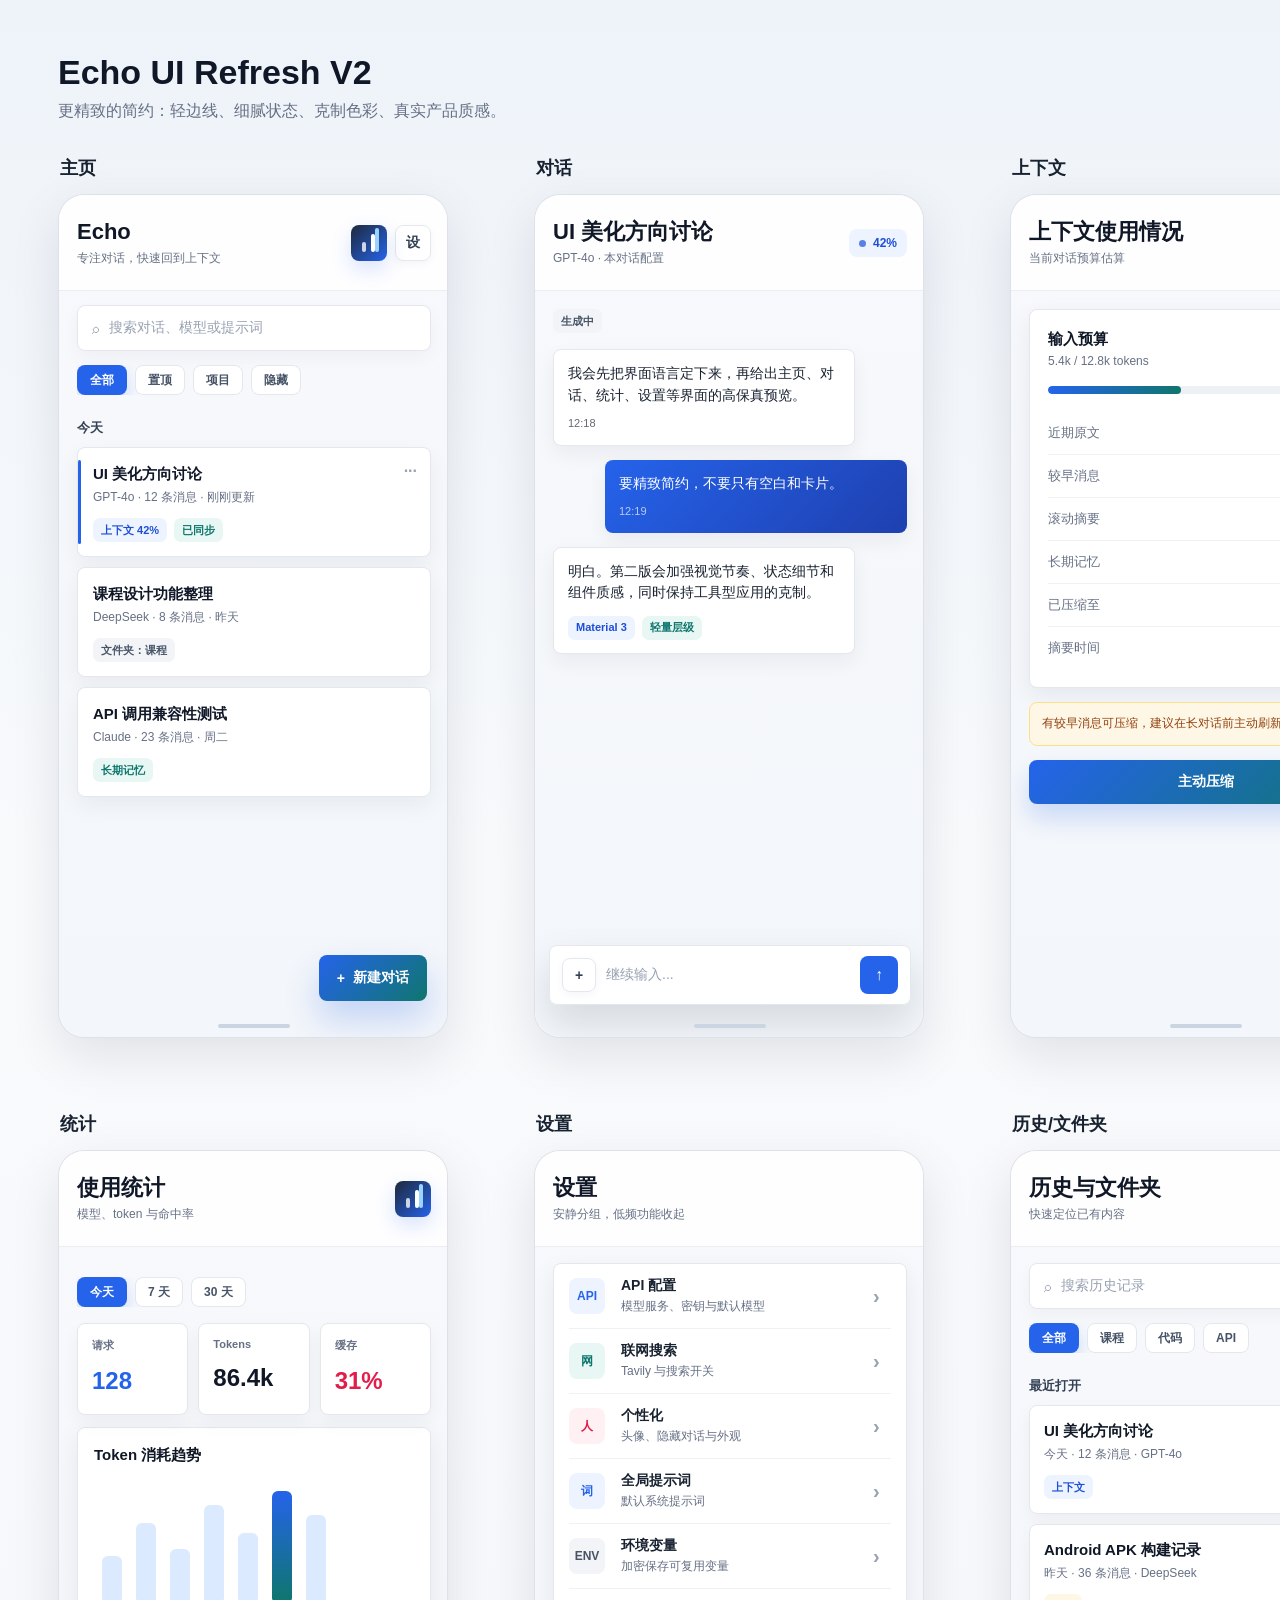
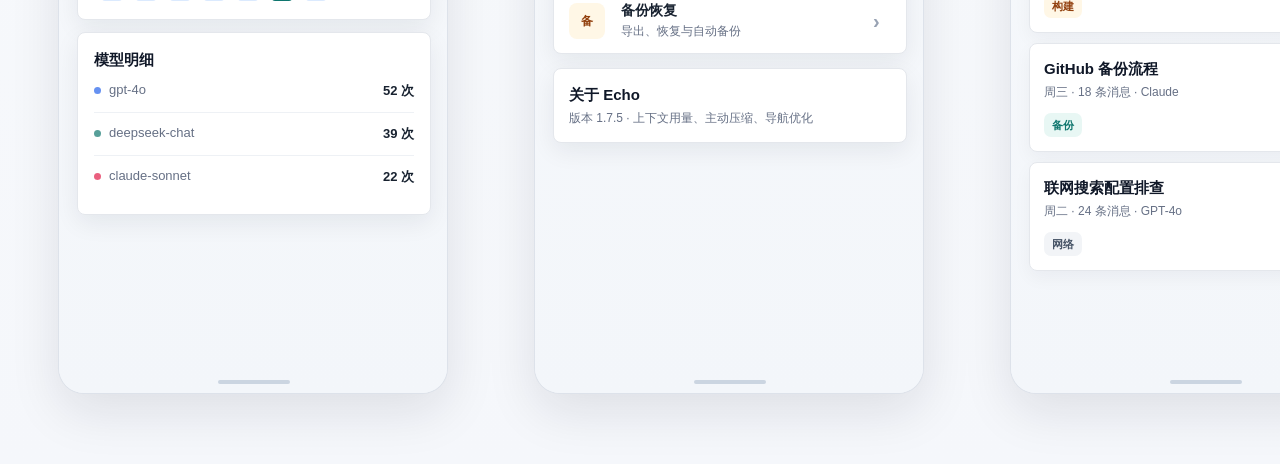
<file: design/ui-refresh-v2/ui-refresh-v2.html>
<!doctype html>
<html lang="zh-CN">
<head>
  <meta charset="utf-8" />
  <meta name="viewport" content="width=device-width, initial-scale=1" />
  <title>Echo UI Refresh V2</title>
  <style>
    :root {
      --ink: #101828;
      --muted: #667085;
      --subtle: #98a2b3;
      --line: #e4e7ec;
      --paper: #ffffff;
      --bg: #f5f7fb;
      --blue: #2563eb;
      --blue-soft: #edf4ff;
      --teal: #0f766e;
      --teal-soft: #e8f7f4;
      --rose: #e11d48;
      --rose-soft: #fff1f3;
      --amber: #b7791f;
      --amber-soft: #fff7e6;
      --shadow: 0 18px 50px rgba(16, 24, 40, .10);
      --soft-shadow: 0 8px 24px rgba(16, 24, 40, .07);
      font-family: "Inter", "SF Pro Display", "Segoe UI", "Microsoft YaHei UI", sans-serif;
    }

    * { box-sizing: border-box; }
    body {
      margin: 0;
      color: var(--ink);
      background:
        linear-gradient(180deg, #eef3f9 0%, #f8fafc 42%, #f5f7fb 100%);
    }

    .board {
      width: 1600px;
      min-height: 1880px;
      padding: 54px 58px 70px;
    }

    .board-title {
      display: flex;
      align-items: flex-end;
      justify-content: space-between;
      margin-bottom: 34px;
    }

    h1 {
      margin: 0;
      font-size: 34px;
      letter-spacing: 0;
      line-height: 1.1;
    }

    .board-subtitle {
      margin-top: 10px;
      color: var(--muted);
      font-size: 16px;
    }

    .source-pill {
      display: inline-flex;
      gap: 8px;
      align-items: center;
      padding: 9px 12px;
      border: 1px solid var(--line);
      border-radius: 8px;
      color: #344054;
      background: rgba(255,255,255,.72);
      box-shadow: var(--soft-shadow);
      font-size: 13px;
      font-weight: 650;
    }

    .grid {
      display: grid;
      grid-template-columns: repeat(3, 390px);
      gap: 74px 86px;
      align-items: start;
    }

    .tile-label {
      font-size: 18px;
      font-weight: 750;
      margin: 0 0 14px 2px;
      color: #182230;
    }

    .phone {
      position: relative;
      width: 390px;
      height: 844px;
      overflow: hidden;
      border-radius: 26px;
      background: var(--bg);
      border: 1px solid rgba(148, 163, 184, .25);
      box-shadow: var(--shadow);
    }

    .single {
      width: 390px;
      height: 844px;
      overflow: hidden;
      background: var(--bg);
    }

    .screen {
      width: 390px;
      height: 844px;
      position: relative;
      overflow: hidden;
      background:
        linear-gradient(180deg, #f7f9fc 0%, #f3f6fa 100%);
    }

    .top {
      height: 96px;
      padding: 24px 18px 12px;
      background: rgba(255,255,255,.82);
      border-bottom: 1px solid rgba(228,231,236,.75);
      backdrop-filter: blur(18px);
    }

    .top-line {
      display: flex;
      align-items: center;
      justify-content: space-between;
      gap: 12px;
    }

    .title {
      min-width: 0;
      font-size: 22px;
      line-height: 26px;
      font-weight: 780;
      letter-spacing: 0;
      white-space: nowrap;
      overflow: hidden;
      text-overflow: ellipsis;
    }

    .subtitle {
      margin-top: 5px;
      font-size: 12px;
      color: var(--muted);
      white-space: nowrap;
      overflow: hidden;
      text-overflow: ellipsis;
    }

    .icon-row { display: flex; gap: 8px; align-items: center; }
    .icon-btn {
      width: 36px;
      height: 36px;
      display: grid;
      place-items: center;
      border-radius: 8px;
      border: 1px solid var(--line);
      background: #fff;
      color: #344054;
      font-size: 14px;
      font-weight: 750;
      box-shadow: 0 3px 10px rgba(16, 24, 40, .04);
    }

    .mark {
      width: 36px;
      height: 36px;
      border-radius: 8px;
      background: linear-gradient(135deg, #1e293b 0%, #2563eb 100%);
      position: relative;
      box-shadow: 0 8px 20px rgba(37,99,235,.18);
    }

    .mark::before,
    .mark::after {
      content: "";
      position: absolute;
      bottom: 9px;
      width: 4px;
      border-radius: 4px;
      background: #fff;
    }
    .mark::before { left: 11px; height: 10px; opacity: .78; }
    .mark::after { left: 20px; height: 18px; }
    .mark span {
      position: absolute;
      right: 8px;
      bottom: 9px;
      width: 4px;
      height: 24px;
      border-radius: 4px;
      background: #9bd3ff;
    }

    .content {
      padding: 16px 18px 20px;
    }

    .search {
      height: 46px;
      display: flex;
      align-items: center;
      gap: 10px;
      padding: 0 14px;
      border-radius: 8px;
      background: #fff;
      border: 1px solid var(--line);
      color: var(--subtle);
      font-size: 14px;
      box-shadow: 0 7px 18px rgba(16, 24, 40, .04);
    }

    .seg {
      display: flex;
      gap: 8px;
      margin-top: 14px;
      overflow: hidden;
    }

    .chip {
      display: inline-flex;
      align-items: center;
      justify-content: center;
      height: 30px;
      padding: 0 12px;
      border-radius: 8px;
      border: 1px solid var(--line);
      background: #fff;
      color: #475467;
      font-size: 12px;
      font-weight: 680;
      white-space: nowrap;
    }

    .chip.active {
      border-color: transparent;
      background: var(--blue);
      color: #fff;
      box-shadow: 0 8px 18px rgba(37, 99, 235, .20);
    }

    .section-label {
      margin: 24px 0 10px;
      font-size: 13px;
      color: #344054;
      font-weight: 760;
    }

    .row-card {
      position: relative;
      padding: 15px 15px 14px;
      min-height: 92px;
      border-radius: 8px;
      background: #fff;
      border: 1px solid var(--line);
      box-shadow: 0 8px 22px rgba(16,24,40,.055);
    }

    .row-card + .row-card { margin-top: 10px; }
    .accent-line {
      position: absolute;
      left: 0;
      top: 12px;
      bottom: 12px;
      width: 3px;
      border-radius: 3px;
      background: var(--blue);
    }

    .row-title {
      font-size: 15px;
      line-height: 21px;
      font-weight: 750;
      color: #101828;
      margin-right: 32px;
    }

    .row-meta {
      margin-top: 5px;
      font-size: 12px;
      color: var(--muted);
    }

    .row-tags {
      display: flex;
      gap: 7px;
      margin-top: 12px;
      flex-wrap: wrap;
    }

    .mini-tag {
      height: 24px;
      padding: 0 8px;
      display: inline-flex;
      align-items: center;
      border-radius: 7px;
      background: #f2f4f7;
      color: #475467;
      font-size: 11px;
      font-weight: 680;
    }

    .mini-tag.blue { color: #1d4ed8; background: var(--blue-soft); }
    .mini-tag.teal { color: var(--teal); background: var(--teal-soft); }
    .mini-tag.rose { color: var(--rose); background: var(--rose-soft); }
    .mini-tag.amber { color: #92400e; background: var(--amber-soft); }

    .more {
      position: absolute;
      right: 13px;
      top: 14px;
      color: #98a2b3;
      font-weight: 800;
    }

    .fab {
      position: absolute;
      right: 22px;
      bottom: 38px;
      height: 46px;
      padding: 0 18px;
      border-radius: 8px;
      display: flex;
      align-items: center;
      gap: 8px;
      color: #fff;
      font-size: 14px;
      font-weight: 760;
      background: linear-gradient(135deg, #2563eb 0%, #0f766e 100%);
      box-shadow: 0 18px 34px rgba(37,99,235,.24);
    }

    .bubble {
      max-width: 302px;
      padding: 13px 14px;
      border-radius: 8px;
      margin-bottom: 14px;
      font-size: 14px;
      line-height: 1.55;
      box-shadow: 0 8px 20px rgba(16,24,40,.055);
    }

    .bubble.user {
      margin-left: auto;
      background: linear-gradient(135deg, #2563eb 0%, #1e40af 100%);
      color: #fff;
    }

    .bubble.assistant {
      background: #fff;
      border: 1px solid var(--line);
      color: #182230;
    }

    .message-time {
      margin-top: 8px;
      font-size: 11px;
      opacity: .68;
    }

    .composer {
      position: absolute;
      left: 14px;
      right: 14px;
      bottom: 34px;
      height: 60px;
      border-radius: 8px;
      background: rgba(255,255,255,.92);
      border: 1px solid var(--line);
      box-shadow: 0 18px 38px rgba(16,24,40,.13);
      backdrop-filter: blur(14px);
      display: flex;
      align-items: center;
      padding: 0 12px;
      gap: 10px;
    }

    .send {
      margin-left: auto;
      width: 38px;
      height: 38px;
      display: grid;
      place-items: center;
      border-radius: 8px;
      background: var(--blue);
      color: #fff;
      font-weight: 800;
    }

    .usage-pill {
      display: inline-flex;
      align-items: center;
      gap: 7px;
      padding: 7px 10px;
      border-radius: 8px;
      background: var(--blue-soft);
      color: #1d4ed8;
      font-size: 12px;
      font-weight: 750;
    }

    .dot {
      width: 7px;
      height: 7px;
      border-radius: 999px;
      background: currentColor;
      opacity: .7;
    }

    .panel {
      border-radius: 8px;
      background: #fff;
      border: 1px solid var(--line);
      box-shadow: var(--soft-shadow);
    }

    .progress {
      height: 8px;
      border-radius: 6px;
      overflow: hidden;
      background: #edf0f5;
    }

    .progress > span {
      display: block;
      height: 100%;
      border-radius: inherit;
      background: linear-gradient(90deg, #2563eb 0%, #0f766e 100%);
    }

    .metric-grid {
      display: grid;
      grid-template-columns: repeat(3, 1fr);
      gap: 10px;
    }

    .metric {
      min-height: 92px;
      padding: 14px;
      border-radius: 8px;
      background: #fff;
      border: 1px solid var(--line);
      box-shadow: 0 8px 18px rgba(16,24,40,.045);
    }

    .metric strong {
      display: block;
      font-size: 24px;
      line-height: 28px;
      letter-spacing: 0;
      margin-top: 14px;
    }

    .metric label {
      display: block;
      color: var(--muted);
      font-size: 11px;
      font-weight: 650;
    }

    .bar-chart {
      height: 138px;
      display: flex;
      align-items: flex-end;
      gap: 14px;
      padding: 18px 8px 2px;
    }

    .bar {
      width: 20px;
      border-radius: 6px 6px 3px 3px;
      background: #dbeafe;
    }

    .bar.hot { background: linear-gradient(180deg, #2563eb 0%, #0f766e 100%); }
    .settings-list .setting-row + .setting-row { border-top: 1px solid #eef1f5; }
    .setting-row {
      display: grid;
      grid-template-columns: 40px 1fr 18px;
      align-items: center;
      gap: 12px;
      padding: 13px 0;
    }

    .glyph {
      width: 36px;
      height: 36px;
      display: grid;
      place-items: center;
      border-radius: 8px;
      background: var(--blue-soft);
      color: var(--blue);
      font-size: 12px;
      font-weight: 780;
    }

    .setting-title {
      font-size: 14px;
      font-weight: 760;
      color: #182230;
    }

    .setting-sub {
      margin-top: 3px;
      font-size: 12px;
      color: var(--muted);
    }

    .handle {
      position: absolute;
      width: 72px;
      height: 4px;
      border-radius: 99px;
      left: 159px;
      bottom: 11px;
      background: #cbd5e1;
    }

    .home-screen .content { padding-top: 14px; }
    .chat-screen .content { padding-top: 18px; padding-bottom: 112px; }
    .context-screen .content { padding-top: 18px; }

    .context-card {
      padding: 18px;
    }

    .context-head {
      display: flex;
      justify-content: space-between;
      align-items: flex-start;
      gap: 12px;
    }

    .percent {
      font-size: 30px;
      font-weight: 820;
      color: var(--blue);
      line-height: 34px;
    }

    .usage-row {
      display: flex;
      justify-content: space-between;
      gap: 12px;
      padding: 12px 0;
      border-bottom: 1px solid #eef1f5;
      font-size: 13px;
    }

    .usage-row:last-child { border-bottom: 0; }
    .usage-row span:first-child { color: var(--muted); }
    .usage-row span:last-child { color: #182230; font-weight: 720; }

    .notice {
      padding: 12px;
      border-radius: 8px;
      font-size: 12px;
      line-height: 1.45;
      background: var(--amber-soft);
      color: #92400e;
      border: 1px solid #fedf89;
    }

    .primary-action {
      height: 44px;
      display: grid;
      place-items: center;
      border-radius: 8px;
      color: #fff;
      font-size: 14px;
      font-weight: 780;
      background: linear-gradient(135deg, #2563eb 0%, #0f766e 100%);
      box-shadow: 0 14px 24px rgba(37,99,235,.20);
    }

    .timeline-card {
      display: grid;
      grid-template-columns: 1fr auto;
      gap: 8px;
      align-items: center;
      padding: 14px;
      border-radius: 8px;
      background: #fff;
      border: 1px solid var(--line);
      box-shadow: 0 7px 18px rgba(16,24,40,.045);
    }

    .timeline-card + .timeline-card { margin-top: 10px; }
    .chevron { color: #98a2b3; font-weight: 900; font-size: 20px; }

    body.single-mode {
      width: 390px;
      height: 844px;
      overflow: hidden;
      background: var(--bg);
    }

    body.single-mode .board {
      padding: 0;
      width: 390px;
      min-height: 844px;
    }

    body.single-mode .board-title,
    body.single-mode .tile-label { display: none; }

    body.single-mode .grid {
      display: block;
    }

    body.single-mode .tile { display: none; }
    body.single-mode .tile.active-single { display: block; }
    body.single-mode .phone {
      border: 0;
      border-radius: 0;
      box-shadow: none;
    }
  </style>
</head>
<body>
  <main class="board">
    <header class="board-title">
      <div>
        <h1>Echo UI Refresh V2</h1>
        <div class="board-subtitle">更精致的简约：轻边线、细腻状态、克制色彩、真实产品质感。</div>
      </div>
      <div class="source-pill"><span class="dot"></span> Preview only · not applied</div>
    </header>

    <section class="grid">
      <article class="tile" data-screen="home">
        <div class="tile-label">主页</div>
        <div class="phone"><div class="screen home-screen">
          <div class="top">
            <div class="top-line">
              <div>
                <div class="title">Echo</div>
                <div class="subtitle">专注对话，快速回到上下文</div>
              </div>
              <div class="icon-row">
                <div class="mark"><span></span></div>
                <div class="icon-btn">设</div>
              </div>
            </div>
          </div>
          <div class="content">
            <div class="search"><span>⌕</span><span>搜索对话、模型或提示词</span></div>
            <div class="seg">
              <div class="chip active">全部</div>
              <div class="chip">置顶</div>
              <div class="chip">项目</div>
              <div class="chip">隐藏</div>
            </div>

            <div class="section-label">今天</div>
            <div class="row-card">
              <div class="accent-line"></div>
              <div class="more">···</div>
              <div class="row-title">UI 美化方向讨论</div>
              <div class="row-meta">GPT-4o · 12 条消息 · 刚刚更新</div>
              <div class="row-tags">
                <div class="mini-tag blue">上下文 42%</div>
                <div class="mini-tag teal">已同步</div>
              </div>
            </div>
            <div class="row-card">
              <div class="row-title">课程设计功能整理</div>
              <div class="row-meta">DeepSeek · 8 条消息 · 昨天</div>
              <div class="row-tags"><div class="mini-tag">文件夹：课程</div></div>
            </div>
            <div class="row-card">
              <div class="row-title">API 调用兼容性测试</div>
              <div class="row-meta">Claude · 23 条消息 · 周二</div>
              <div class="row-tags"><div class="mini-tag teal">长期记忆</div></div>
            </div>
          </div>
          <div class="fab"><span>+</span><span>新建对话</span></div>
          <div class="handle"></div>
        </div></div>
      </article>

      <article class="tile" data-screen="chat">
        <div class="tile-label">对话</div>
        <div class="phone"><div class="screen chat-screen">
          <div class="top">
            <div class="top-line">
              <div style="min-width:0">
                <div class="title">UI 美化方向讨论</div>
                <div class="subtitle">GPT-4o · 本对话配置</div>
              </div>
              <div class="usage-pill"><span class="dot"></span>42%</div>
            </div>
          </div>
          <div class="content">
            <div class="mini-tag">生成中</div>
            <div style="height:16px"></div>
            <div class="bubble assistant">
              我会先把界面语言定下来，再给出主页、对话、统计、设置等界面的高保真预览。
              <div class="message-time">12:18</div>
            </div>
            <div class="bubble user">
              要精致简约，不要只有空白和卡片。
              <div class="message-time">12:19</div>
            </div>
            <div class="bubble assistant">
              明白。第二版会加强视觉节奏、状态细节和组件质感，同时保持工具型应用的克制。
              <div class="row-tags">
                <div class="mini-tag blue">Material 3</div>
                <div class="mini-tag teal">轻量层级</div>
              </div>
            </div>
          </div>
          <div class="composer">
            <div class="icon-btn" style="width:34px;height:34px">+</div>
            <div style="font-size:14px;color:#98a2b3">继续输入...</div>
            <div class="send">↑</div>
          </div>
          <div class="handle"></div>
        </div></div>
      </article>

      <article class="tile" data-screen="context">
        <div class="tile-label">上下文</div>
        <div class="phone"><div class="screen context-screen">
          <div class="top">
            <div class="title">上下文使用情况</div>
            <div class="subtitle">当前对话预算估算</div>
          </div>
          <div class="content">
            <div class="panel context-card">
              <div class="context-head">
                <div>
                  <div class="row-title">输入预算</div>
                  <div class="row-meta">5.4k / 12.8k tokens</div>
                </div>
                <div class="percent">42%</div>
              </div>
              <div style="height:18px"></div>
              <div class="progress"><span style="width:42%"></span></div>
              <div style="height:18px"></div>
              <div class="usage-row"><span>近期原文</span><span>18 条 · 3.2k</span></div>
              <div class="usage-row"><span>较早消息</span><span>42 条</span></div>
              <div class="usage-row"><span>滚动摘要</span><span>1.1k tokens</span></div>
              <div class="usage-row"><span>长期记忆</span><span>7 条 · 420</span></div>
              <div class="usage-row"><span>已压缩至</span><span>#185</span></div>
              <div class="usage-row"><span>摘要时间</span><span>07-04 12:45</span></div>
            </div>
            <div style="height:14px"></div>
            <div class="notice">有较早消息可压缩，建议在长对话前主动刷新摘要。</div>
            <div style="height:14px"></div>
            <div class="primary-action">主动压缩</div>
          </div>
          <div class="handle"></div>
        </div></div>
      </article>

      <article class="tile" data-screen="stats">
        <div class="tile-label">统计</div>
        <div class="phone"><div class="screen">
          <div class="top">
            <div class="top-line">
              <div>
                <div class="title">使用统计</div>
                <div class="subtitle">模型、token 与命中率</div>
              </div>
              <div class="mark"><span></span></div>
            </div>
          </div>
          <div class="content">
            <div class="seg">
              <div class="chip active">今天</div>
              <div class="chip">7 天</div>
              <div class="chip">30 天</div>
            </div>
            <div style="height:16px"></div>
            <div class="metric-grid">
              <div class="metric"><label>请求</label><strong style="color:var(--blue)">128</strong></div>
              <div class="metric"><label>Tokens</label><strong>86.4k</strong></div>
              <div class="metric"><label>缓存</label><strong style="color:var(--rose)">31%</strong></div>
            </div>
            <div style="height:12px"></div>
            <div class="panel" style="padding:16px">
              <div class="row-title">Token 消耗趋势</div>
              <div class="bar-chart">
                <div class="bar" style="height:45px"></div>
                <div class="bar" style="height:78px"></div>
                <div class="bar" style="height:52px"></div>
                <div class="bar" style="height:96px"></div>
                <div class="bar" style="height:68px"></div>
                <div class="bar hot" style="height:110px"></div>
                <div class="bar" style="height:86px"></div>
              </div>
            </div>
            <div style="height:12px"></div>
            <div class="panel" style="padding:16px">
              <div class="row-title">模型明细</div>
              <div class="usage-row"><span><span class="dot" style="display:inline-block;color:var(--blue);margin-right:8px"></span>gpt-4o</span><span>52 次</span></div>
              <div class="usage-row"><span><span class="dot" style="display:inline-block;color:var(--teal);margin-right:8px"></span>deepseek-chat</span><span>39 次</span></div>
              <div class="usage-row"><span><span class="dot" style="display:inline-block;color:var(--rose);margin-right:8px"></span>claude-sonnet</span><span>22 次</span></div>
            </div>
          </div>
          <div class="handle"></div>
        </div></div>
      </article>

      <article class="tile" data-screen="settings">
        <div class="tile-label">设置</div>
        <div class="phone"><div class="screen">
          <div class="top">
            <div class="title">设置</div>
            <div class="subtitle">安静分组，低频功能收起</div>
          </div>
          <div class="content">
            <div class="panel settings-list" style="padding:0 15px">
              <div class="setting-row"><div class="glyph">API</div><div><div class="setting-title">API 配置</div><div class="setting-sub">模型服务、密钥与默认模型</div></div><div class="chevron">›</div></div>
              <div class="setting-row"><div class="glyph" style="background:var(--teal-soft);color:var(--teal)">网</div><div><div class="setting-title">联网搜索</div><div class="setting-sub">Tavily 与搜索开关</div></div><div class="chevron">›</div></div>
              <div class="setting-row"><div class="glyph" style="background:var(--rose-soft);color:var(--rose)">人</div><div><div class="setting-title">个性化</div><div class="setting-sub">头像、隐藏对话与外观</div></div><div class="chevron">›</div></div>
              <div class="setting-row"><div class="glyph">词</div><div><div class="setting-title">全局提示词</div><div class="setting-sub">默认系统提示词</div></div><div class="chevron">›</div></div>
              <div class="setting-row"><div class="glyph" style="background:#f2f4f7;color:#475467">ENV</div><div><div class="setting-title">环境变量</div><div class="setting-sub">加密保存可复用变量</div></div><div class="chevron">›</div></div>
              <div class="setting-row"><div class="glyph" style="background:var(--amber-soft);color:#92400e">备</div><div><div class="setting-title">备份恢复</div><div class="setting-sub">导出、恢复与自动备份</div></div><div class="chevron">›</div></div>
            </div>
            <div style="height:14px"></div>
            <div class="panel" style="padding:15px">
              <div class="row-title">关于 Echo</div>
              <div class="row-meta">版本 1.7.5 · 上下文用量、主动压缩、导航优化</div>
            </div>
          </div>
          <div class="handle"></div>
        </div></div>
      </article>

      <article class="tile" data-screen="history">
        <div class="tile-label">历史/文件夹</div>
        <div class="phone"><div class="screen">
          <div class="top">
            <div class="title">历史与文件夹</div>
            <div class="subtitle">快速定位已有内容</div>
          </div>
          <div class="content">
            <div class="search"><span>⌕</span><span>搜索历史记录</span></div>
            <div class="seg">
              <div class="chip active">全部</div>
              <div class="chip">课程</div>
              <div class="chip">代码</div>
              <div class="chip">API</div>
            </div>
            <div class="section-label">最近打开</div>
            <div class="timeline-card"><div><div class="row-title">UI 美化方向讨论</div><div class="row-meta">今天 · 12 条消息 · GPT-4o</div><div class="row-tags"><div class="mini-tag blue">上下文</div></div></div><div class="chevron">›</div></div>
            <div class="timeline-card"><div><div class="row-title">Android APK 构建记录</div><div class="row-meta">昨天 · 36 条消息 · DeepSeek</div><div class="row-tags"><div class="mini-tag amber">构建</div></div></div><div class="chevron">›</div></div>
            <div class="timeline-card"><div><div class="row-title">GitHub 备份流程</div><div class="row-meta">周三 · 18 条消息 · Claude</div><div class="row-tags"><div class="mini-tag teal">备份</div></div></div><div class="chevron">›</div></div>
            <div class="timeline-card"><div><div class="row-title">联网搜索配置排查</div><div class="row-meta">周二 · 24 条消息 · GPT-4o</div><div class="row-tags"><div class="mini-tag">网络</div></div></div><div class="chevron">›</div></div>
          </div>
          <div class="handle"></div>
        </div></div>
      </article>
    </section>
  </main>

  <script>
    const params = new URLSearchParams(location.search);
    const screen = params.get("screen") || location.hash.replace("#screen=", "");
    if (screen) {
      document.body.classList.add("single-mode");
      document.querySelectorAll(".tile").forEach(tile => {
        if (tile.dataset.screen === screen) tile.classList.add("active-single");
      });
    }
  </script>
</body>
</html>
</file>
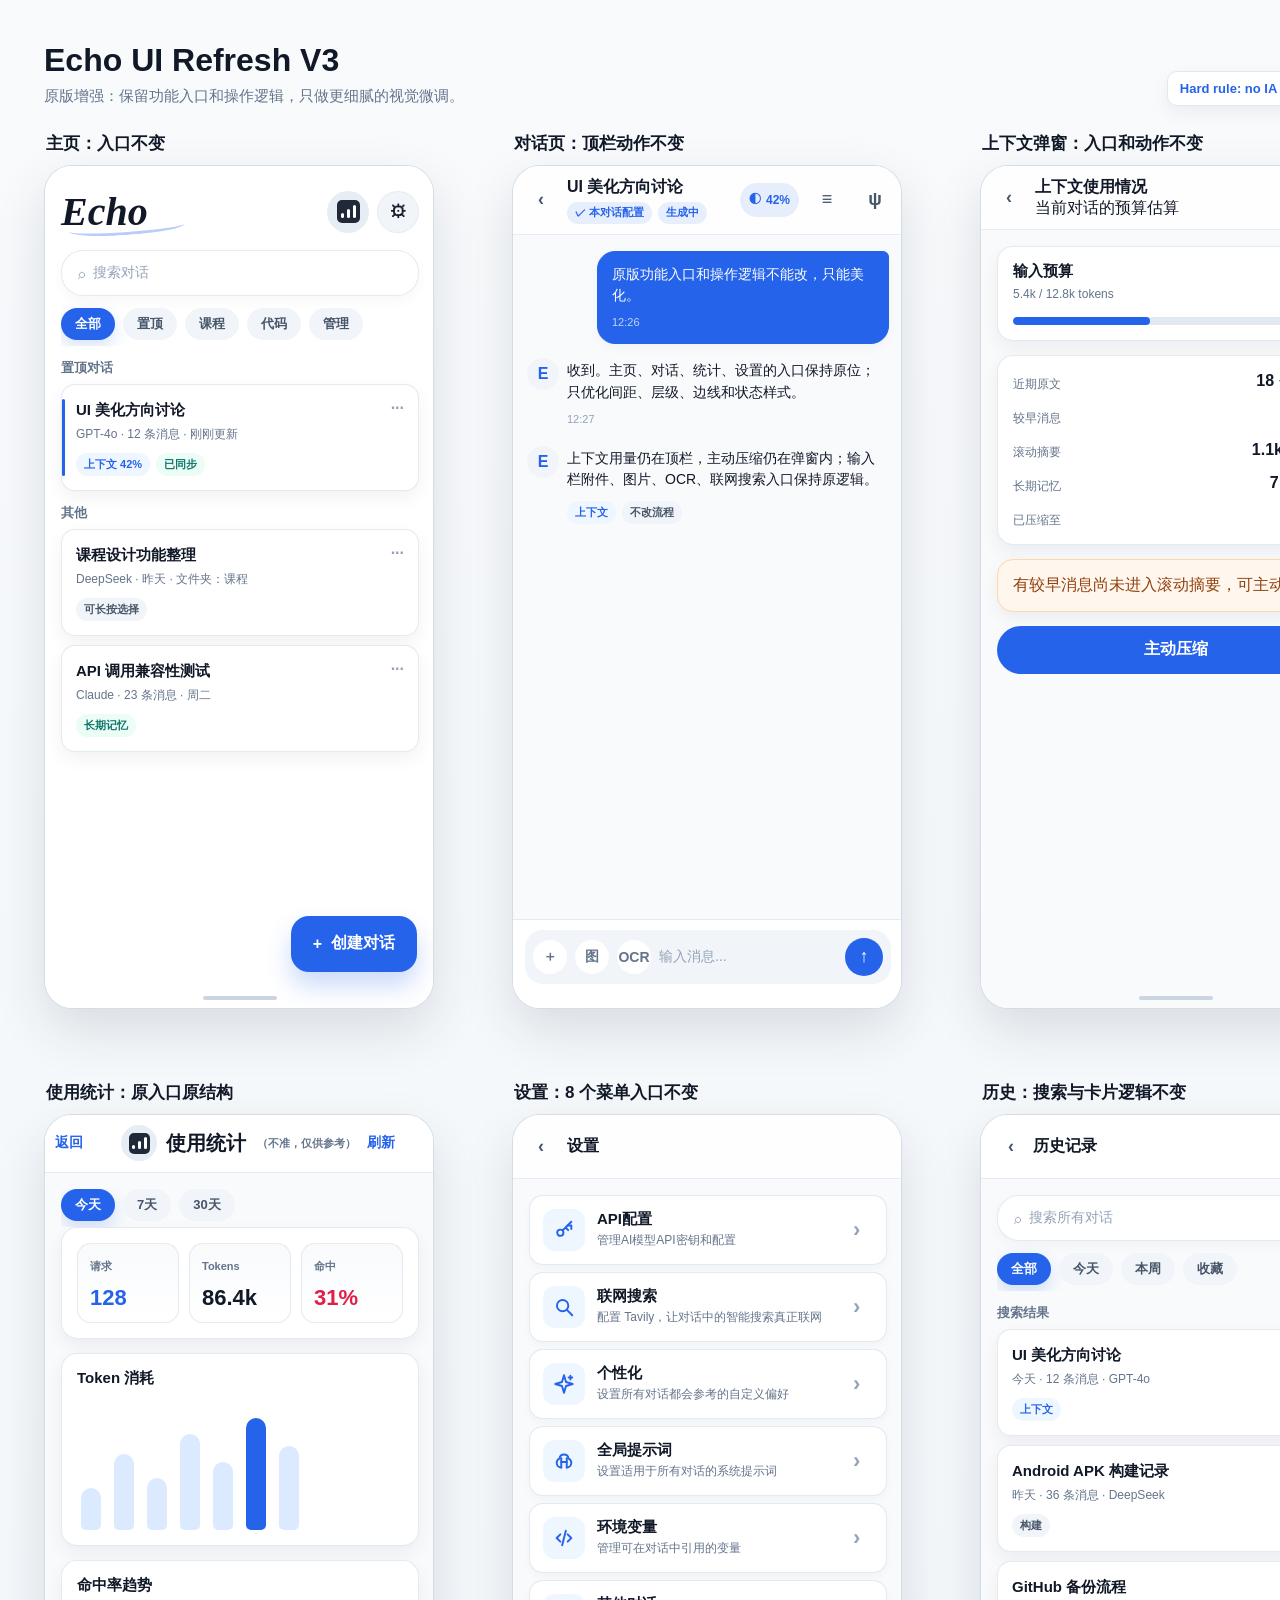
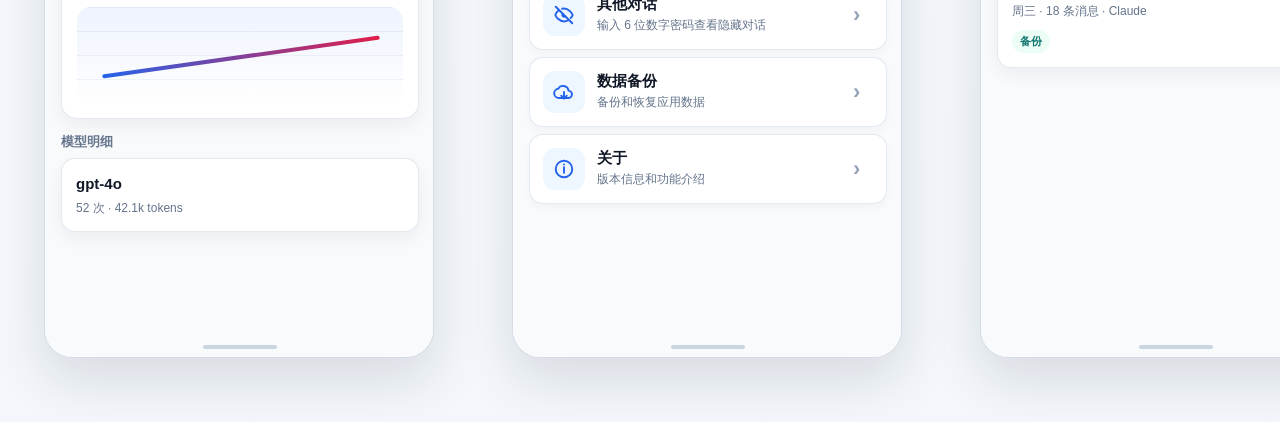
<file: design/ui-refresh-v3/ui-refresh-v3.html>
<!doctype html>
<html lang="zh-CN">
<head>
  <meta charset="utf-8" />
  <meta name="viewport" content="width=device-width, initial-scale=1" />
  <title>Echo UI Refresh V3</title>
  <style>
    :root {
      --primary: #2563eb;
      --primary-soft: #eef6ff;
      --ink: #111827;
      --muted: #64748b;
      --soft: #94a3b8;
      --bg: #f8fafc;
      --surface: #ffffff;
      --surface-2: #f1f5f9;
      --line: #e2e8f0;
      --rose: #e11d48;
      --rose-soft: #ffe4e6;
      --green: #0f766e;
      --green-soft: #ecfdf5;
      --shadow: 0 7px 18px rgba(15, 23, 42, .055);
      font-family: "Segoe UI", "Microsoft YaHei UI", Arial, sans-serif;
    }

    * { box-sizing: border-box; }
    body {
      margin: 0;
      color: var(--ink);
      background: var(--bg);
    }

    .board {
      width: 1500px;
      min-height: 1880px;
      padding: 42px 44px 64px;
      background: linear-gradient(180deg, #f8fafc 0%, #f3f7fb 100%);
    }

    .board-head {
      display: flex;
      align-items: flex-end;
      justify-content: space-between;
      margin-bottom: 26px;
    }

    h1 {
      margin: 0;
      font-size: 32px;
      line-height: 1.15;
      letter-spacing: 0;
    }

    .board-sub {
      margin-top: 8px;
      font-size: 15px;
      color: var(--muted);
    }

    .rule {
      padding: 9px 12px;
      border-radius: 10px;
      background: #fff;
      border: 1px solid var(--line);
      color: var(--primary);
      font-size: 13px;
      font-weight: 700;
      box-shadow: var(--shadow);
    }

    .grid {
      display: grid;
      grid-template-columns: repeat(3, 390px);
      gap: 72px 78px;
    }

    .label {
      margin: 0 0 10px 2px;
      font-size: 17px;
      font-weight: 800;
    }

    .phone {
      width: 390px;
      height: 844px;
      overflow: hidden;
      border-radius: 28px;
      background: var(--bg);
      border: 1px solid rgba(203, 213, 225, .78);
      box-shadow: 0 22px 52px rgba(15, 23, 42, .12);
    }

    .screen {
      position: relative;
      width: 390px;
      height: 844px;
      overflow: hidden;
      background: var(--bg);
    }

    .home-screen-v3 {
      background: #fff;
    }

    .home-screen-v3 .content,
    .home-screen-v3 .top-plain {
      background: #fff;
    }

    .top-plain {
      padding: 18px 16px 10px;
      background: #fff;
    }

    .home-word {
      position: relative;
      font-family: Georgia, "Times New Roman", serif;
      font-size: 40px;
      font-weight: 700;
      font-style: italic;
      letter-spacing: 0;
      color: #111827;
      line-height: 56px;
    }

    .home-word::after {
      content: "";
      position: absolute;
      left: 8px;
      bottom: 5px;
      width: 116px;
      height: 12px;
      border-bottom: 3px solid rgba(37, 99, 235, .32);
      border-radius: 50%;
      transform: rotate(-4deg);
    }

    .row {
      display: flex;
      align-items: center;
    }

    .space { justify-content: space-between; }
    .gap8 { gap: 8px; }
    .gap10 { gap: 10px; }

    .circle-btn {
      width: 42px;
      height: 42px;
      border-radius: 999px;
      display: grid;
      place-items: center;
      background: var(--surface-2);
      color: var(--ink);
      font-size: 17px;
      font-weight: 800;
      border: 1px solid rgba(226, 232, 240, .7);
    }

    .stats-icon {
      width: 42px;
      height: 42px;
      border-radius: 999px;
      background: #e7edf5;
      display: grid;
      place-items: center;
    }

    .stats-icon .box {
      width: 23px;
      height: 23px;
      border-radius: 5px;
      background: #1f2937;
      display: flex;
      align-items: flex-end;
      justify-content: center;
      gap: 3px;
      padding-bottom: 5px;
    }

    .stats-icon i {
      width: 3px;
      border-radius: 2px;
      background: #fff;
      display: block;
    }

    .content {
      padding: 0 16px 16px;
    }

    .search {
      height: 46px;
      border-radius: 22px;
      background: #fff;
      border: 1px solid rgba(226, 232, 240, .86);
      box-shadow: 0 5px 14px rgba(15, 23, 42, .035);
      display: flex;
      align-items: center;
      gap: 8px;
      padding: 0 16px;
      color: var(--soft);
      font-size: 14px;
    }

    .folder-strip,
    .period-strip {
      display: flex;
      gap: 8px;
      padding: 12px 0 6px;
      overflow: hidden;
    }

    .chip {
      height: 32px;
      display: inline-flex;
      align-items: center;
      justify-content: center;
      padding: 0 13px;
      border-radius: 999px;
      background: var(--surface-2);
      color: #475569;
      font-size: 13px;
      font-weight: 650;
      white-space: nowrap;
      border: 1px solid transparent;
    }

    .chip.active {
      background: var(--primary);
      color: #fff;
      box-shadow: 0 7px 16px rgba(37, 99, 235, .18);
    }

    .section {
      margin: 13px 0 7px;
      color: var(--muted);
      font-size: 13px;
      font-weight: 750;
    }

    .conv-card {
      min-height: 96px;
      padding: 14px;
      border-radius: 14px;
      background: #fff;
      border: 1px solid rgba(226, 232, 240, .88);
      box-shadow: var(--shadow);
      margin-bottom: 9px;
      position: relative;
    }

    .conv-card.pinned::before {
      content: "";
      position: absolute;
      left: 0;
      top: 14px;
      bottom: 14px;
      width: 3px;
      border-radius: 999px;
      background: var(--primary);
    }

    .conv-title {
      font-size: 15px;
      font-weight: 780;
      line-height: 22px;
      margin-right: 36px;
    }

    .meta {
      margin-top: 4px;
      color: var(--muted);
      font-size: 12px;
      line-height: 18px;
    }

    .tags {
      display: flex;
      gap: 6px;
      margin-top: 10px;
      flex-wrap: wrap;
    }

    .mini {
      height: 23px;
      display: inline-flex;
      align-items: center;
      padding: 0 8px;
      border-radius: 999px;
      background: var(--surface-2);
      color: #475569;
      font-size: 11px;
      font-weight: 700;
    }

    .mini.blue { background: var(--primary-soft); color: var(--primary); }
    .mini.green { background: var(--green-soft); color: var(--green); }
    .mini.rose { background: var(--rose-soft); color: var(--rose); }

    .more {
      position: absolute;
      top: 14px;
      right: 14px;
      color: var(--soft);
      font-weight: 900;
    }

    .fab {
      position: absolute;
      right: 18px;
      bottom: 38px;
      height: 56px;
      padding: 0 22px;
      border-radius: 18px;
      background: var(--primary);
      color: #fff;
      display: flex;
      align-items: center;
      gap: 9px;
      font-size: 16px;
      font-weight: 760;
      box-shadow: 0 14px 24px rgba(37, 99, 235, .24);
    }

    .topbar {
      min-height: 64px;
      padding: 10px 8px;
      background: rgba(255, 255, 255, .86);
      border-bottom: 1px solid rgba(226, 232, 240, .72);
      display: grid;
      grid-template-columns: 44px 1fr auto;
      align-items: center;
      gap: 2px;
    }

    .nav-btn,
    .icon {
      width: 40px;
      height: 40px;
      border-radius: 999px;
      display: grid;
      place-items: center;
      color: #475569;
      font-weight: 800;
      font-size: 18px;
    }

    .chat-title {
      min-width: 0;
      font-size: 16px;
      line-height: 22px;
      font-weight: 760;
      white-space: nowrap;
      overflow: hidden;
      text-overflow: ellipsis;
    }

    .chat-subline {
      display: flex;
      gap: 6px;
      margin-top: 4px;
      min-height: 20px;
    }

    .header-chip {
      height: 22px;
      padding: 0 8px;
      border-radius: 999px;
      background: rgba(37, 99, 235, .1);
      color: var(--primary);
      display: inline-flex;
      align-items: center;
      gap: 4px;
      font-size: 11px;
      font-weight: 720;
    }

    .ctx-chip {
      height: 34px;
      display: inline-flex;
      align-items: center;
      gap: 5px;
      padding: 0 9px;
      border-radius: 17px;
      background: rgba(37, 99, 235, .11);
      color: var(--primary);
      font-size: 12px;
      font-weight: 780;
    }

    .messages {
      padding: 16px 14px 100px;
    }

    .bubble {
      display: flex;
      gap: 8px;
      align-items: flex-start;
      margin-bottom: 14px;
    }

    .avatar {
      width: 32px;
      height: 32px;
      border-radius: 999px;
      background: var(--surface-2);
      display: grid;
      place-items: center;
      color: var(--primary);
      font-weight: 800;
      flex: 0 0 auto;
    }

    .msg {
      max-width: 292px;
      padding: 12px 14px;
      border-radius: 16px;
      background: #fff;
      border: 1px solid rgba(226, 232, 240, .86);
      box-shadow: 0 4px 12px rgba(15, 23, 42, .035);
      font-size: 14px;
      line-height: 1.55;
    }

    .bubble.user {
      justify-content: flex-end;
    }

    .bubble.user .msg {
      background: var(--primary);
      color: #fff;
      border-color: var(--primary);
      border-radius: 18px 6px 18px 18px;
    }

    .bubble.assistant .msg {
      border-radius: 6px 18px 18px 18px;
    }

    .bubble.assistant .msg {
      width: calc(100% - 40px);
      max-width: none;
      padding: 2px 4px 4px 0;
      border: 0;
      border-radius: 0;
      background: transparent;
      box-shadow: none;
    }

    .time {
      margin-top: 7px;
      font-size: 11px;
      color: var(--soft);
    }

    .bubble.user .time { color: rgba(255, 255, 255, .72); }

    .inputbar {
      position: absolute;
      left: 0;
      right: 0;
      bottom: 0;
      padding: 10px 12px 26px;
      background: #fff;
      border-top: 1px solid rgba(226, 232, 240, .86);
    }

    .input-inner {
      min-height: 52px;
      border-radius: 18px;
      background: var(--surface-2);
      display: flex;
      align-items: center;
      gap: 8px;
      padding: 8px 8px;
    }

    .tool {
      width: 34px;
      height: 34px;
      border-radius: 999px;
      display: grid;
      place-items: center;
      color: #64748b;
      background: #fff;
      font-size: 14px;
      font-weight: 760;
    }

    .placeholder {
      flex: 1;
      color: var(--soft);
      font-size: 14px;
    }

    .send {
      width: 38px;
      height: 38px;
      border-radius: 999px;
      background: var(--primary);
      color: #fff;
      display: grid;
      place-items: center;
      font-size: 18px;
      font-weight: 900;
    }

    .stats-top {
      height: 58px;
      background: #fff;
      display: grid;
      grid-template-columns: 66px 1fr 58px;
      align-items: center;
      padding: 8px 10px;
      border-bottom: 1px solid rgba(226, 232, 240, .82);
    }

    .text-btn {
      color: var(--primary);
      font-size: 14px;
      font-weight: 720;
    }

    .page-title {
      font-size: 20px;
      font-weight: 800;
      display: flex;
      align-items: center;
      gap: 9px;
      white-space: nowrap;
    }

    .tiny-note {
      color: var(--muted);
      font-size: 11px;
      font-weight: 650;
      margin-left: 2px;
    }

    .card {
      border-radius: 16px;
      background: #fff;
      border: 1px solid rgba(226, 232, 240, .88);
      box-shadow: var(--shadow);
      padding: 15px;
      margin-bottom: 14px;
    }

    .card-title {
      font-size: 15px;
      font-weight: 800;
      margin-bottom: 12px;
    }

    .metric-grid {
      display: grid;
      grid-template-columns: repeat(3, 1fr);
      gap: 10px;
    }

    .metric {
      border-radius: 14px;
      background: linear-gradient(180deg, #f8fafc 0%, #fff 100%);
      border: 1px solid rgba(226, 232, 240, .84);
      padding: 12px;
      min-height: 78px;
    }

    .metric b {
      display: block;
      font-size: 22px;
      margin-top: 12px;
      line-height: 24px;
    }

    .metric span {
      color: var(--muted);
      font-size: 11px;
      font-weight: 700;
    }

    .bars {
      height: 130px;
      display: flex;
      align-items: flex-end;
      gap: 13px;
      padding: 12px 4px 0;
    }

    .bar {
      width: 20px;
      border-radius: 10px 10px 5px 5px;
      background: #dbeafe;
    }

    .bar.hot { background: var(--primary); }

    .rate-line {
      height: 96px;
      border-radius: 14px;
      background:
        linear-gradient(180deg, rgba(37,99,235,.08), transparent),
        repeating-linear-gradient(0deg, transparent 0 23px, #e2e8f0 24px);
      position: relative;
      overflow: hidden;
    }

    .rate-line::before {
      content: "";
      position: absolute;
      left: 24px;
      right: 22px;
      top: 48px;
      height: 4px;
      border-radius: 999px;
      background: linear-gradient(90deg, var(--primary), var(--rose));
      transform: rotate(-8deg);
    }

    .settings-menu {
      padding: 16px;
    }

    .setting-card {
      border-radius: 14px;
      background: #fff;
      border: 1px solid rgba(226, 232, 240, .9);
      box-shadow: 0 4px 10px rgba(15,23,42,.03);
      padding: 13px;
      display: grid;
      grid-template-columns: 42px 1fr 20px;
      gap: 12px;
      align-items: center;
      margin-bottom: 7px;
    }

    .setting-icon {
      width: 42px;
      height: 42px;
      border-radius: 12px;
      background: var(--primary-soft);
      color: var(--primary);
      display: grid;
      place-items: center;
      font-weight: 850;
      font-size: 13px;
    }

    .setting-icon svg {
      width: 22px;
      height: 22px;
      stroke: currentColor;
      fill: none;
      stroke-width: 2.1;
      stroke-linecap: round;
      stroke-linejoin: round;
    }

    .setting-name {
      font-size: 15px;
      font-weight: 780;
    }

    .setting-sub {
      color: var(--muted);
      font-size: 12px;
      margin-top: 3px;
      line-height: 17px;
    }

    .chev {
      color: var(--soft);
      font-size: 22px;
      font-weight: 800;
    }

    .history-top {
      min-height: 64px;
      padding: 8px 10px;
      background: #fff;
      display: grid;
      grid-template-columns: 42px 1fr;
      align-items: center;
      border-bottom: 1px solid rgba(226, 232, 240, .82);
    }

    .bottom-handle {
      position: absolute;
      left: 158px;
      bottom: 10px;
      width: 74px;
      height: 4px;
      border-radius: 999px;
      background: #cbd5e1;
    }

    body.single-mode {
      width: 390px;
      height: 844px;
      overflow: hidden;
      background: var(--bg);
    }

    body.single-mode .board {
      width: 390px;
      min-height: 844px;
      padding: 0;
      background: var(--bg);
    }

    body.single-mode .board-head,
    body.single-mode .label { display: none; }
    body.single-mode .grid { display: block; }
    body.single-mode .tile { display: none; }
    body.single-mode .tile.active-single { display: block; }
    body.single-mode .phone {
      border-radius: 0;
      border: 0;
      box-shadow: none;
    }
  </style>
</head>
<body>
  <main class="board">
    <header class="board-head">
      <div>
        <h1>Echo UI Refresh V3</h1>
        <div class="board-sub">原版增强：保留功能入口和操作逻辑，只做更细腻的视觉微调。</div>
      </div>
      <div class="rule">Hard rule: no IA / entry / workflow changes</div>
    </header>

    <section class="grid">
      <article class="tile" data-screen="home">
        <div class="label">主页：入口不变</div>
        <div class="phone"><div class="screen home-screen-v3">
          <div class="top-plain">
            <div class="row space">
              <div class="home-word">Echo</div>
              <div class="row gap8">
                <div class="stats-icon"><div class="box"><i style="height:5px"></i><i style="height:9px"></i><i style="height:13px"></i></div></div>
                <div class="circle-btn">⚙</div>
              </div>
            </div>
          </div>
          <div class="content">
            <div class="search">⌕ <span>搜索对话</span></div>
            <div class="folder-strip">
              <div class="chip active">全部</div>
              <div class="chip">置顶</div>
              <div class="chip">课程</div>
              <div class="chip">代码</div>
              <div class="chip">管理</div>
            </div>
            <div class="section">置顶对话</div>
            <div class="conv-card pinned">
              <div class="more">···</div>
              <div class="conv-title">UI 美化方向讨论</div>
              <div class="meta">GPT-4o · 12 条消息 · 刚刚更新</div>
              <div class="tags"><div class="mini blue">上下文 42%</div><div class="mini green">已同步</div></div>
            </div>
            <div class="section">其他</div>
            <div class="conv-card">
              <div class="more">···</div>
              <div class="conv-title">课程设计功能整理</div>
              <div class="meta">DeepSeek · 昨天 · 文件夹：课程</div>
              <div class="tags"><div class="mini">可长按选择</div></div>
            </div>
            <div class="conv-card">
              <div class="more">···</div>
              <div class="conv-title">API 调用兼容性测试</div>
              <div class="meta">Claude · 23 条消息 · 周二</div>
              <div class="tags"><div class="mini green">长期记忆</div></div>
            </div>
          </div>
          <div class="fab"><span>+</span><span>创建对话</span></div>
          <div class="bottom-handle"></div>
        </div></div>
      </article>

      <article class="tile" data-screen="chat">
        <div class="label">对话页：顶栏动作不变</div>
        <div class="phone"><div class="screen">
          <div class="topbar">
            <div class="nav-btn">‹</div>
            <div>
              <div class="chat-title">UI 美化方向讨论</div>
              <div class="chat-subline">
                <div class="header-chip">✓ 本对话配置</div>
                <div class="header-chip">生成中</div>
              </div>
            </div>
            <div class="row gap8">
              <div class="ctx-chip"><span>◐</span>42%</div>
              <div class="icon">≡</div>
              <div class="icon">ψ</div>
            </div>
          </div>
          <div class="messages">
            <div class="bubble user">
              <div class="msg">原版功能入口和操作逻辑不能改，只能美化。<div class="time">12:26</div></div>
            </div>
            <div class="bubble assistant">
              <div class="avatar">E</div>
              <div class="msg">收到。主页、对话、统计、设置的入口保持原位；只优化间距、层级、边线和状态样式。<div class="time">12:27</div></div>
            </div>
            <div class="bubble assistant">
              <div class="avatar">E</div>
              <div class="msg">上下文用量仍在顶栏，主动压缩仍在弹窗内；输入栏附件、图片、OCR、联网搜索入口保持原逻辑。<div class="tags"><span class="mini blue">上下文</span><span class="mini">不改流程</span></div></div>
            </div>
          </div>
          <div class="inputbar">
            <div class="input-inner">
              <div class="tool">＋</div>
              <div class="tool">图</div>
              <div class="tool">OCR</div>
              <div class="placeholder">输入消息...</div>
              <div class="send">↑</div>
            </div>
          </div>
        </div></div>
      </article>

      <article class="tile" data-screen="context">
        <div class="label">上下文弹窗：入口和动作不变</div>
        <div class="phone"><div class="screen">
          <div class="topbar" style="grid-template-columns:44px 1fr 44px">
            <div class="nav-btn">‹</div>
            <div>
              <div class="chat-title">上下文使用情况</div>
              <div class="subtitle">当前对话的预算估算</div>
            </div>
            <div class="icon">↻</div>
          </div>
          <div class="content" style="padding-top:16px">
            <div class="card">
              <div class="row space">
                <div>
                  <div class="card-title" style="margin-bottom:4px">输入预算</div>
                  <div class="meta">5.4k / 12.8k tokens</div>
                </div>
                <div style="font-size:28px;font-weight:850;color:var(--primary)">42%</div>
              </div>
              <div style="height:14px"></div>
              <div style="height:8px;border-radius:99px;background:#e2e8f0;overflow:hidden"><div style="width:42%;height:100%;background:var(--primary);border-radius:99px"></div></div>
            </div>
            <div class="card">
              <div class="row space"><span class="meta">近期原文</span><b>18 条 · 3.2k</b></div>
              <div style="height:12px"></div>
              <div class="row space"><span class="meta">较早消息</span><b>42 条</b></div>
              <div style="height:12px"></div>
              <div class="row space"><span class="meta">滚动摘要</span><b>1.1k tokens</b></div>
              <div style="height:12px"></div>
              <div class="row space"><span class="meta">长期记忆</span><b>7 条 · 420</b></div>
              <div style="height:12px"></div>
              <div class="row space"><span class="meta">已压缩至</span><b>#185</b></div>
            </div>
            <div class="card" style="background:#fff7ed;border-color:#fed7aa;color:#92400e">有较早消息尚未进入滚动摘要，可主动压缩。</div>
            <div style="height:48px;border-radius:24px;background:var(--primary);color:#fff;display:grid;place-items:center;font-weight:800">主动压缩</div>
          </div>
          <div class="bottom-handle"></div>
        </div></div>
      </article>

      <article class="tile" data-screen="stats">
        <div class="label">使用统计：原入口原结构</div>
        <div class="phone"><div class="screen">
          <div class="stats-top">
            <div class="text-btn">返回</div>
            <div class="page-title">
              <div class="stats-icon" style="width:36px;height:36px"><div class="box" style="width:21px;height:21px"><i style="height:4px"></i><i style="height:8px"></i><i style="height:12px"></i></div></div>
              <span>使用统计</span><span class="tiny-note">（不准，仅供参考）</span>
            </div>
            <div class="text-btn">刷新</div>
          </div>
          <div class="content" style="padding-top:16px">
            <div class="period-strip" style="padding-top:0"><div class="chip active">今天</div><div class="chip">7天</div><div class="chip">30天</div></div>
            <div class="card">
              <div class="metric-grid">
                <div class="metric"><span>请求</span><b style="color:var(--primary)">128</b></div>
                <div class="metric"><span>Tokens</span><b>86.4k</b></div>
                <div class="metric"><span>命中</span><b style="color:var(--rose)">31%</b></div>
              </div>
            </div>
            <div class="card"><div class="card-title">Token 消耗</div><div class="bars"><div class="bar" style="height:42px"></div><div class="bar" style="height:76px"></div><div class="bar" style="height:52px"></div><div class="bar" style="height:96px"></div><div class="bar" style="height:68px"></div><div class="bar hot" style="height:112px"></div><div class="bar" style="height:84px"></div></div></div>
            <div class="card"><div class="card-title">命中率趋势</div><div class="rate-line"></div></div>
            <div class="section">模型明细</div>
            <div class="conv-card" style="min-height:70px"><div class="conv-title">gpt-4o</div><div class="meta">52 次 · 42.1k tokens</div></div>
          </div>
          <div class="bottom-handle"></div>
        </div></div>
      </article>

      <article class="tile" data-screen="settings">
        <div class="label">设置：8 个菜单入口不变</div>
        <div class="phone"><div class="screen">
          <div class="topbar" style="grid-template-columns:44px 1fr">
            <div class="nav-btn">‹</div>
            <div class="chat-title">设置</div>
          </div>
          <div class="settings-menu">
            <div class="setting-card"><div class="setting-icon"><svg viewBox="0 0 24 24"><circle cx="8" cy="15" r="3.4"/><path d="M10.7 12.3 20 3"/><path d="M16 7h4v4"/><path d="M14.2 9.8 16.6 12.2"/></svg></div><div><div class="setting-name">API配置</div><div class="setting-sub">管理AI模型API密钥和配置</div></div><div class="chev">›</div></div>
            <div class="setting-card"><div class="setting-icon"><svg viewBox="0 0 24 24"><circle cx="10.5" cy="10.5" r="6.2"/><path d="M15.2 15.2 21 21"/></svg></div><div><div class="setting-name">联网搜索</div><div class="setting-sub">配置 Tavily，让对话中的智能搜索真正联网</div></div><div class="chev">›</div></div>
            <div class="setting-card"><div class="setting-icon"><svg viewBox="0 0 24 24"><path d="M12 2.5 14.2 9.8 21.5 12 14.2 14.2 12 21.5 9.8 14.2 2.5 12 9.8 9.8Z"/><path d="M19 3v4"/><path d="M21 5h-4"/></svg></div><div><div class="setting-name">个性化</div><div class="setting-sub">设置所有对话都会参考的自定义偏好</div></div><div class="chev">›</div></div>
            <div class="setting-card"><div class="setting-icon"><svg viewBox="0 0 24 24"><path d="M9 19c-2.8 0-5-2.2-5-5 0-2.1 1.3-3.9 3.1-4.6C7.4 6.9 9.5 5 12 5s4.6 1.9 4.9 4.4C18.7 10.1 20 11.9 20 14c0 2.8-2.2 5-5 5"/><path d="M9 9v10"/><path d="M15 9v10"/><path d="M9 13h6"/></svg></div><div><div class="setting-name">全局提示词</div><div class="setting-sub">设置适用于所有对话的系统提示词</div></div><div class="chev">›</div></div>
            <div class="setting-card"><div class="setting-icon"><svg viewBox="0 0 24 24"><path d="M8 8 4 12l4 4"/><path d="m16 8 4 4-4 4"/><path d="m14 4-4 16"/></svg></div><div><div class="setting-name">环境变量</div><div class="setting-sub">管理可在对话中引用的变量</div></div><div class="chev">›</div></div>
            <div class="setting-card"><div class="setting-icon"><svg viewBox="0 0 24 24"><path d="M3 3l18 18"/><path d="M10.6 10.6A2 2 0 0 0 13.4 13.4"/><path d="M9.9 5.2A9.4 9.4 0 0 1 12 5c5 0 8.5 4.5 9.5 7-0.4 1-1.2 2.2-2.2 3.3"/><path d="M6.4 6.8C4.5 8.2 3.2 10.3 2.5 12c1 2.5 4.5 7 9.5 7 1.6 0 3-.4 4.2-1.1"/></svg></div><div><div class="setting-name">其他对话</div><div class="setting-sub">输入 6 位数字密码查看隐藏对话</div></div><div class="chev">›</div></div>
            <div class="setting-card"><div class="setting-icon"><svg viewBox="0 0 24 24"><path d="M7 18.5h9.5a4 4 0 0 0 .4-8 6 6 0 0 0-11.2-2A4.7 4.7 0 0 0 7 18.5Z"/><path d="M12 12v7"/><path d="m9 16 3 3 3-3"/></svg></div><div><div class="setting-name">数据备份</div><div class="setting-sub">备份和恢复应用数据</div></div><div class="chev">›</div></div>
            <div class="setting-card"><div class="setting-icon"><svg viewBox="0 0 24 24"><circle cx="12" cy="12" r="9"/><path d="M12 10v6"/><path d="M12 7h.01"/></svg></div><div><div class="setting-name">关于</div><div class="setting-sub">版本信息和功能介绍</div></div><div class="chev">›</div></div>
          </div>
          <div class="bottom-handle"></div>
        </div></div>
      </article>

      <article class="tile" data-screen="history">
        <div class="label">历史：搜索与卡片逻辑不变</div>
        <div class="phone"><div class="screen">
          <div class="history-top"><div class="nav-btn">‹</div><div class="chat-title">历史记录</div></div>
          <div class="content" style="padding-top:16px">
            <div class="search">⌕ <span>搜索所有对话</span></div>
            <div class="folder-strip"><div class="chip active">全部</div><div class="chip">今天</div><div class="chip">本周</div><div class="chip">收藏</div></div>
            <div class="section">搜索结果</div>
            <div class="conv-card"><div class="conv-title">UI 美化方向讨论</div><div class="meta">今天 · 12 条消息 · GPT-4o</div><div class="tags"><span class="mini blue">上下文</span></div></div>
            <div class="conv-card"><div class="conv-title">Android APK 构建记录</div><div class="meta">昨天 · 36 条消息 · DeepSeek</div><div class="tags"><span class="mini">构建</span></div></div>
            <div class="conv-card"><div class="conv-title">GitHub 备份流程</div><div class="meta">周三 · 18 条消息 · Claude</div><div class="tags"><span class="mini green">备份</span></div></div>
          </div>
          <div class="bottom-handle"></div>
        </div></div>
      </article>
    </section>
  </main>

  <script>
    const screen = new URLSearchParams(location.search).get("screen") || location.hash.replace("#screen=", "");
    if (screen) {
      document.body.classList.add("single-mode");
      document.querySelectorAll(".tile").forEach(tile => {
        if (tile.dataset.screen === screen) tile.classList.add("active-single");
      });
    }
  </script>
</body>
</html>
</file>
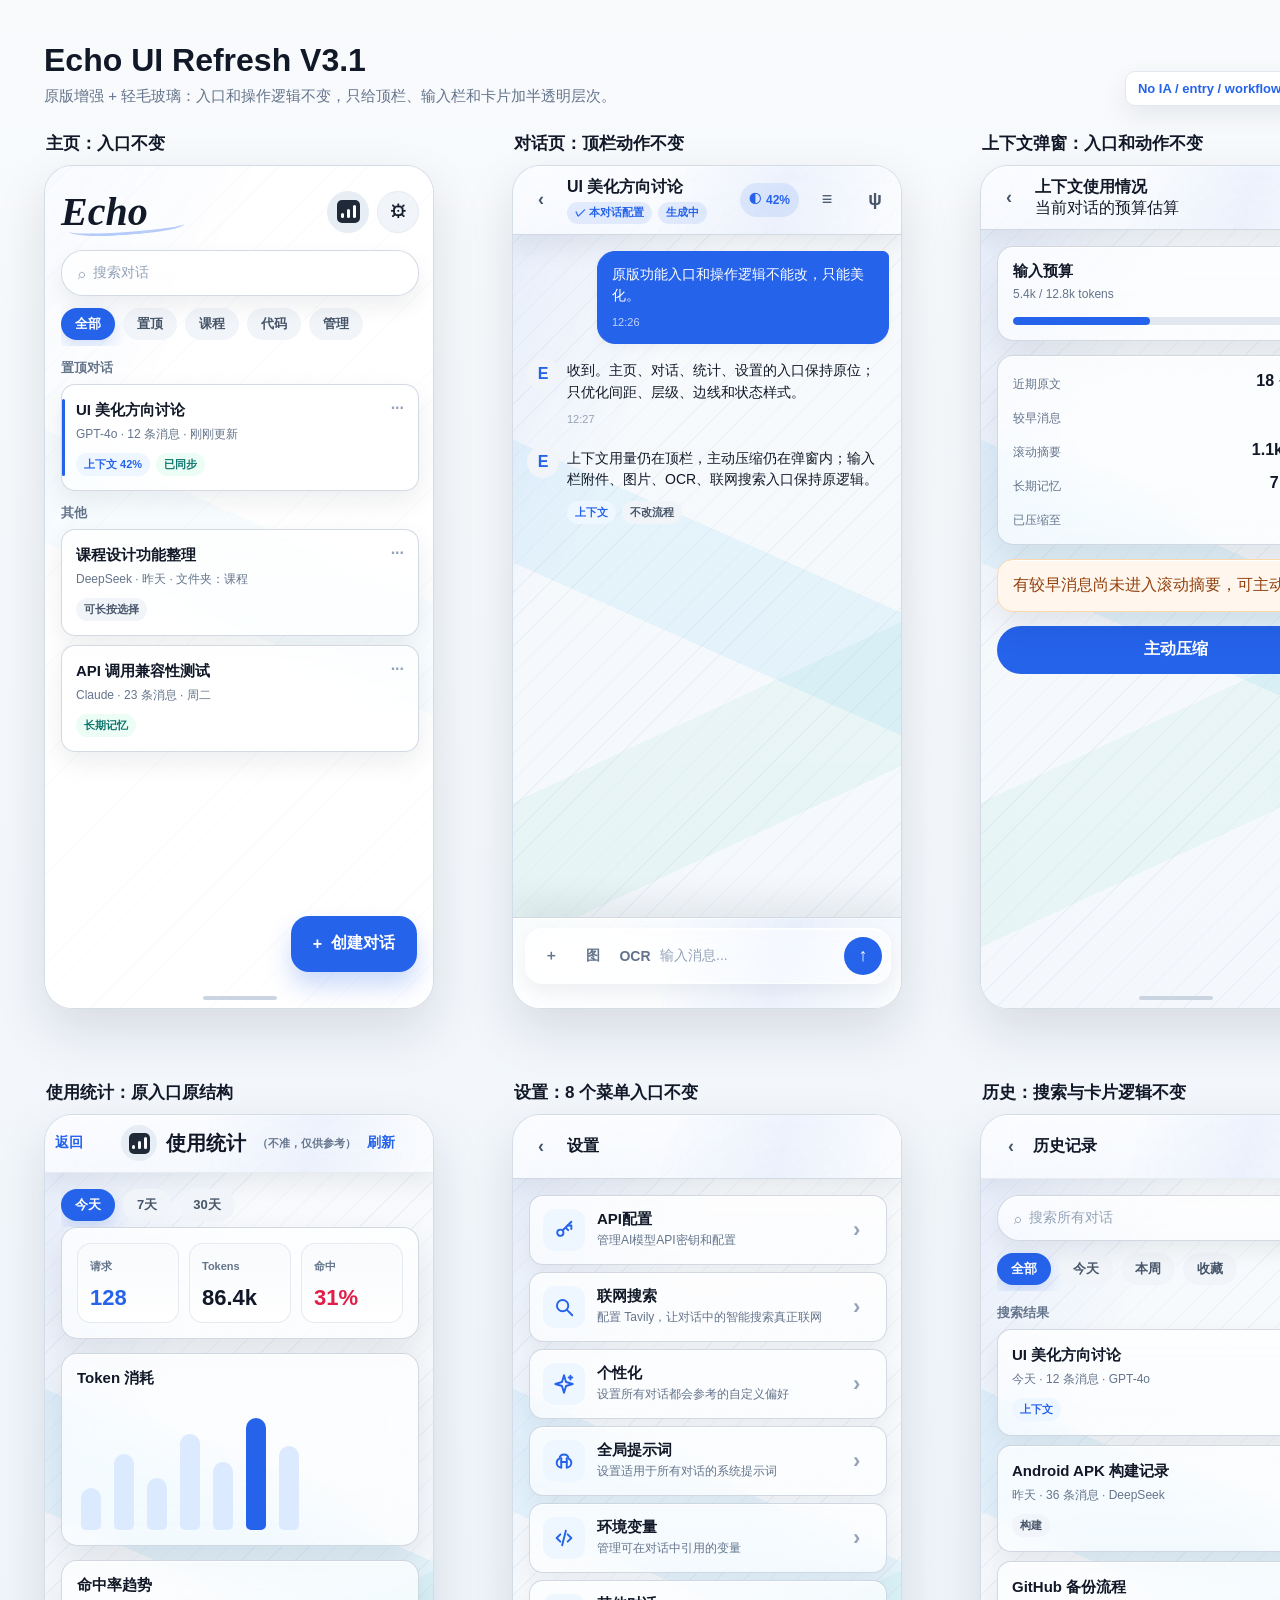
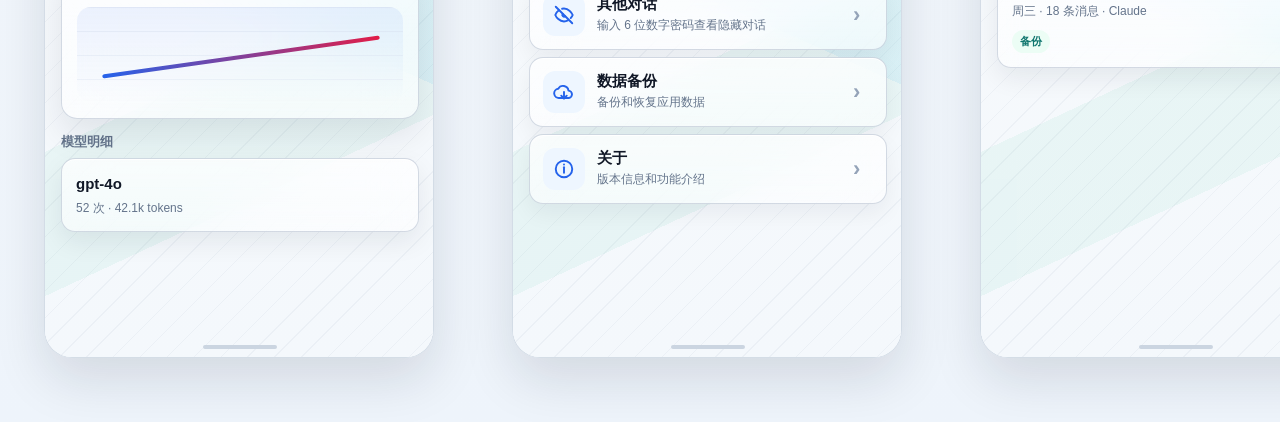
<file: design/ui-refresh-v31/ui-refresh-v31.html>
<!doctype html>
<html lang="zh-CN">
<head>
  <meta charset="utf-8" />
  <meta name="viewport" content="width=device-width, initial-scale=1" />
  <title>Echo UI Refresh V3.1</title>
  <style>
    :root {
      --primary: #2563eb;
      --primary-soft: #eef6ff;
      --ink: #111827;
      --muted: #64748b;
      --soft: #94a3b8;
      --bg: #f8fafc;
      --surface: #ffffff;
      --surface-2: #f1f5f9;
      --line: #e2e8f0;
      --rose: #e11d48;
      --rose-soft: #ffe4e6;
      --green: #0f766e;
      --green-soft: #ecfdf5;
      --shadow: 0 10px 26px rgba(15, 23, 42, .075);
      --glass: rgba(255, 255, 255, .58);
      --glass-strong: rgba(255, 255, 255, .68);
      --glass-line: rgba(148, 163, 184, .4);
      --glass-highlight: rgba(255, 255, 255, .92);
      --glass-shadow: 0 16px 34px rgba(15, 23, 42, .09);
      font-family: "Segoe UI", "Microsoft YaHei UI", Arial, sans-serif;
    }

    * { box-sizing: border-box; }
    body {
      margin: 0;
      color: var(--ink);
      background: linear-gradient(180deg, #f8fafc 0%, #f3f7fb 100%);
    }

    .board {
      width: 1500px;
      min-height: 1880px;
      padding: 42px 44px 64px;
      background: linear-gradient(180deg, #f8fafc 0%, #eef4fb 100%);
    }

    .board-head {
      display: flex;
      align-items: flex-end;
      justify-content: space-between;
      margin-bottom: 26px;
    }

    h1 {
      margin: 0;
      font-size: 32px;
      line-height: 1.15;
      letter-spacing: 0;
    }

    .board-sub {
      margin-top: 8px;
      font-size: 15px;
      color: var(--muted);
    }

    .rule {
      padding: 9px 12px;
      border-radius: 10px;
      background: #fff;
      border: 1px solid var(--line);
      color: var(--primary);
      font-size: 13px;
      font-weight: 700;
      box-shadow: var(--shadow);
    }

    .grid {
      display: grid;
      grid-template-columns: repeat(3, 390px);
      gap: 72px 78px;
    }

    .label {
      margin: 0 0 10px 2px;
      font-size: 17px;
      font-weight: 800;
    }

    .phone {
      width: 390px;
      height: 844px;
      overflow: hidden;
      border-radius: 28px;
      background: linear-gradient(180deg, #f8fafc 0%, #f3f7fb 100%);
      border: 1px solid rgba(203, 213, 225, .78);
      box-shadow: 0 22px 52px rgba(15, 23, 42, .12);
    }

    .screen {
      position: relative;
      width: 390px;
      height: 844px;
      overflow: hidden;
      isolation: isolate;
      background:
        linear-gradient(180deg, #f8fafc 0%, #f4f8fc 100%),
        #f8fafc;
    }

    .screen::before {
      content: "";
      position: absolute;
      inset: -2px;
      z-index: 0;
      pointer-events: none;
      background:
        linear-gradient(116deg, rgba(37, 99, 235, .12) 0%, transparent 31%),
        linear-gradient(24deg, transparent 0 44%, rgba(14, 165, 233, .105) 44% 56%, transparent 56%),
        linear-gradient(155deg, transparent 0 62%, rgba(16, 185, 129, .08) 62% 76%, transparent 76%),
        repeating-linear-gradient(135deg, rgba(148, 163, 184, .13) 0 1px, transparent 1px 19px);
      opacity: .72;
    }

    .screen > * {
      position: relative;
      z-index: 1;
    }

    .home-screen-v3 {
      background: #fff;
    }

    .home-screen-v3::before {
      background:
        linear-gradient(116deg, rgba(37, 99, 235, .08) 0%, transparent 30%),
        linear-gradient(24deg, transparent 0 46%, rgba(14, 165, 233, .07) 46% 57%, transparent 57%),
        repeating-linear-gradient(135deg, rgba(148, 163, 184, .09) 0 1px, transparent 1px 21px);
      opacity: .44;
    }

    .home-screen-v3 .content,
    .home-screen-v3 .top-plain {
      background: transparent;
    }

    .top-plain {
      padding: 18px 16px 10px;
      background: #fff;
    }

    .home-word {
      position: relative;
      font-family: Georgia, "Times New Roman", serif;
      font-size: 40px;
      font-weight: 700;
      font-style: italic;
      letter-spacing: 0;
      color: #111827;
      line-height: 56px;
    }

    .home-word::after {
      content: "";
      position: absolute;
      left: 8px;
      bottom: 5px;
      width: 116px;
      height: 12px;
      border-bottom: 3px solid rgba(37, 99, 235, .32);
      border-radius: 50%;
      transform: rotate(-4deg);
    }

    .row {
      display: flex;
      align-items: center;
    }

    .space { justify-content: space-between; }
    .gap8 { gap: 8px; }
    .gap10 { gap: 10px; }

    .circle-btn {
      width: 42px;
      height: 42px;
      border-radius: 999px;
      display: grid;
      place-items: center;
      background: var(--surface-2);
      color: var(--ink);
      font-size: 17px;
      font-weight: 800;
      border: 1px solid rgba(226, 232, 240, .7);
    }

    .stats-icon {
      width: 42px;
      height: 42px;
      border-radius: 999px;
      background: #e7edf5;
      display: grid;
      place-items: center;
    }

    .stats-icon .box {
      width: 23px;
      height: 23px;
      border-radius: 5px;
      background: #1f2937;
      display: flex;
      align-items: flex-end;
      justify-content: center;
      gap: 3px;
      padding-bottom: 5px;
    }

    .stats-icon i {
      width: 3px;
      border-radius: 2px;
      background: #fff;
      display: block;
    }

    .content {
      padding: 0 16px 16px;
    }

    .search {
      position: relative;
      overflow: hidden;
      height: 46px;
      border-radius: 22px;
      background:
        linear-gradient(180deg, rgba(255, 255, 255, .78), rgba(255, 255, 255, .54));
      border: 1px solid var(--glass-line);
      box-shadow:
        inset 0 1px 0 var(--glass-highlight),
        0 10px 22px rgba(15, 23, 42, .07);
      -webkit-backdrop-filter: blur(26px) saturate(1.35);
      backdrop-filter: blur(26px) saturate(1.35);
      display: flex;
      align-items: center;
      gap: 8px;
      padding: 0 16px;
      color: var(--soft);
      font-size: 14px;
    }

    .search::after,
    .conv-card::after,
    .card::after,
    .setting-card::after {
      content: "";
      position: absolute;
      left: 14px;
      right: 14px;
      top: 0;
      height: 1px;
      background: rgba(255, 255, 255, .86);
      pointer-events: none;
    }

    .folder-strip,
    .period-strip {
      display: flex;
      gap: 8px;
      padding: 12px 0 6px;
      overflow: hidden;
    }

    .chip {
      height: 32px;
      display: inline-flex;
      align-items: center;
      justify-content: center;
      padding: 0 13px;
      border-radius: 999px;
      background: var(--surface-2);
      color: #475569;
      font-size: 13px;
      font-weight: 650;
      white-space: nowrap;
      border: 1px solid transparent;
    }

    .chip.active {
      background: var(--primary);
      color: #fff;
      box-shadow: 0 7px 16px rgba(37, 99, 235, .18);
    }

    .section {
      margin: 13px 0 7px;
      color: var(--muted);
      font-size: 13px;
      font-weight: 750;
    }

    .conv-card {
      min-height: 96px;
      padding: 14px;
      border-radius: 14px;
      background:
        linear-gradient(180deg, rgba(255, 255, 255, .74), rgba(255, 255, 255, .58));
      border: 1px solid var(--glass-line);
      box-shadow:
        inset 0 1px 0 var(--glass-highlight),
        var(--shadow);
      -webkit-backdrop-filter: blur(22px) saturate(1.28);
      backdrop-filter: blur(22px) saturate(1.28);
      margin-bottom: 9px;
      position: relative;
      overflow: hidden;
    }

    .conv-card.pinned::before {
      content: "";
      position: absolute;
      left: 0;
      top: 14px;
      bottom: 14px;
      width: 3px;
      border-radius: 999px;
      background: var(--primary);
    }

    .conv-title {
      font-size: 15px;
      font-weight: 780;
      line-height: 22px;
      margin-right: 36px;
    }

    .meta {
      margin-top: 4px;
      color: var(--muted);
      font-size: 12px;
      line-height: 18px;
    }

    .tags {
      display: flex;
      gap: 6px;
      margin-top: 10px;
      flex-wrap: wrap;
    }

    .mini {
      height: 23px;
      display: inline-flex;
      align-items: center;
      padding: 0 8px;
      border-radius: 999px;
      background: var(--surface-2);
      color: #475569;
      font-size: 11px;
      font-weight: 700;
    }

    .mini.blue { background: var(--primary-soft); color: var(--primary); }
    .mini.green { background: var(--green-soft); color: var(--green); }
    .mini.rose { background: var(--rose-soft); color: var(--rose); }

    .more {
      position: absolute;
      top: 14px;
      right: 14px;
      color: var(--soft);
      font-weight: 900;
    }

    .fab {
      position: absolute;
      right: 18px;
      bottom: 38px;
      height: 56px;
      padding: 0 22px;
      border-radius: 18px;
      background: var(--primary);
      color: #fff;
      display: flex;
      align-items: center;
      gap: 9px;
      font-size: 16px;
      font-weight: 760;
      box-shadow: 0 14px 24px rgba(37, 99, 235, .24);
    }

    .topbar {
      position: relative;
      overflow: hidden;
      min-height: 64px;
      padding: 10px 8px;
      background:
        linear-gradient(180deg, rgba(255, 255, 255, .72), rgba(255, 255, 255, .44));
      border-bottom: 1px solid var(--glass-line);
      box-shadow:
        inset 0 1px 0 var(--glass-highlight),
        0 12px 26px rgba(15, 23, 42, .075);
      -webkit-backdrop-filter: blur(32px) saturate(1.38);
      backdrop-filter: blur(32px) saturate(1.38);
      display: grid;
      grid-template-columns: 44px 1fr auto;
      align-items: center;
      gap: 2px;
    }

    .topbar::before,
    .stats-top::before,
    .history-top::before,
    .inputbar::before {
      content: "";
      position: absolute;
      inset: 0;
      pointer-events: none;
      background:
        linear-gradient(105deg, rgba(255, 255, 255, .58) 0%, transparent 38%, rgba(37, 99, 235, .09) 68%, transparent 100%),
        repeating-linear-gradient(90deg, rgba(255, 255, 255, .2) 0 1px, transparent 1px 34px);
      opacity: .8;
    }

    .topbar > *,
    .stats-top > *,
    .history-top > *,
    .inputbar > * {
      position: relative;
      z-index: 1;
    }

    .nav-btn,
    .icon {
      width: 40px;
      height: 40px;
      border-radius: 999px;
      display: grid;
      place-items: center;
      color: #475569;
      font-weight: 800;
      font-size: 18px;
    }

    .chat-title {
      min-width: 0;
      font-size: 16px;
      line-height: 22px;
      font-weight: 760;
      white-space: nowrap;
      overflow: hidden;
      text-overflow: ellipsis;
    }

    .chat-subline {
      display: flex;
      gap: 6px;
      margin-top: 4px;
      min-height: 20px;
    }

    .header-chip {
      height: 22px;
      padding: 0 8px;
      border-radius: 999px;
      background: rgba(37, 99, 235, .1);
      color: var(--primary);
      display: inline-flex;
      align-items: center;
      gap: 4px;
      font-size: 11px;
      font-weight: 720;
    }

    .ctx-chip {
      height: 34px;
      display: inline-flex;
      align-items: center;
      gap: 5px;
      padding: 0 9px;
      border-radius: 17px;
      background: rgba(37, 99, 235, .11);
      color: var(--primary);
      font-size: 12px;
      font-weight: 780;
    }

    .messages {
      padding: 16px 14px 100px;
    }

    .bubble {
      display: flex;
      gap: 8px;
      align-items: flex-start;
      margin-bottom: 14px;
    }

    .avatar {
      width: 32px;
      height: 32px;
      border-radius: 999px;
      background: var(--surface-2);
      display: grid;
      place-items: center;
      color: var(--primary);
      font-weight: 800;
      flex: 0 0 auto;
    }

    .msg {
      max-width: 292px;
      padding: 12px 14px;
      border-radius: 16px;
      background: #fff;
      border: 1px solid rgba(226, 232, 240, .86);
      box-shadow: 0 4px 12px rgba(15, 23, 42, .035);
      font-size: 14px;
      line-height: 1.55;
    }

    .bubble.user {
      justify-content: flex-end;
    }

    .bubble.user .msg {
      background: var(--primary);
      color: #fff;
      border-color: var(--primary);
      border-radius: 18px 6px 18px 18px;
    }

    .bubble.assistant .msg {
      border-radius: 6px 18px 18px 18px;
    }

    .bubble.assistant .msg {
      width: calc(100% - 40px);
      max-width: none;
      padding: 2px 4px 4px 0;
      border: 0;
      border-radius: 0;
      background: transparent;
      box-shadow: none;
    }

    .time {
      margin-top: 7px;
      font-size: 11px;
      color: var(--soft);
    }

    .bubble.user .time { color: rgba(255, 255, 255, .72); }

    .inputbar {
      position: absolute;
      left: 0;
      right: 0;
      bottom: 0;
      padding: 10px 12px 26px;
      overflow: hidden;
      background:
        linear-gradient(180deg, rgba(255, 255, 255, .48), rgba(255, 255, 255, .72));
      border-top: 1px solid var(--glass-line);
      box-shadow:
        inset 0 1px 0 var(--glass-highlight),
        0 -16px 32px rgba(15, 23, 42, .075);
      -webkit-backdrop-filter: blur(34px) saturate(1.42);
      backdrop-filter: blur(34px) saturate(1.42);
    }

    .input-inner {
      min-height: 52px;
      border-radius: 18px;
      background: rgba(255, 255, 255, .54);
      border: 1px solid rgba(255, 255, 255, .74);
      box-shadow:
        inset 0 1px 0 rgba(255, 255, 255, .88),
        0 8px 20px rgba(15, 23, 42, .06);
      -webkit-backdrop-filter: blur(20px) saturate(1.22);
      backdrop-filter: blur(20px) saturate(1.22);
      display: flex;
      align-items: center;
      gap: 8px;
      padding: 8px 8px;
    }

    .tool {
      width: 34px;
      height: 34px;
      border-radius: 999px;
      display: grid;
      place-items: center;
      color: #64748b;
      background: rgba(255, 255, 255, .7);
      border: 1px solid rgba(255, 255, 255, .68);
      font-size: 14px;
      font-weight: 760;
    }

    .placeholder {
      flex: 1;
      color: var(--soft);
      font-size: 14px;
    }

    .send {
      width: 38px;
      height: 38px;
      border-radius: 999px;
      background: var(--primary);
      color: #fff;
      display: grid;
      place-items: center;
      font-size: 18px;
      font-weight: 900;
    }

    .stats-top {
      position: relative;
      overflow: hidden;
      height: 58px;
      background:
        linear-gradient(180deg, rgba(255, 255, 255, .7), rgba(255, 255, 255, .44));
      -webkit-backdrop-filter: blur(30px) saturate(1.34);
      backdrop-filter: blur(30px) saturate(1.34);
      display: grid;
      grid-template-columns: 66px 1fr 58px;
      align-items: center;
      padding: 8px 10px;
      border-bottom: 1px solid rgba(226, 232, 240, .82);
      box-shadow:
        inset 0 1px 0 var(--glass-highlight),
        0 10px 24px rgba(15, 23, 42, .07);
    }

    .text-btn {
      color: var(--primary);
      font-size: 14px;
      font-weight: 720;
    }

    .page-title {
      font-size: 20px;
      font-weight: 800;
      display: flex;
      align-items: center;
      gap: 9px;
      white-space: nowrap;
    }

    .tiny-note {
      color: var(--muted);
      font-size: 11px;
      font-weight: 650;
      margin-left: 2px;
    }

    .card {
      position: relative;
      overflow: hidden;
      border-radius: 16px;
      background:
        linear-gradient(180deg, rgba(255, 255, 255, .74), rgba(255, 255, 255, .58));
      border: 1px solid var(--glass-line);
      box-shadow:
        inset 0 1px 0 var(--glass-highlight),
        var(--glass-shadow);
      -webkit-backdrop-filter: blur(24px) saturate(1.3);
      backdrop-filter: blur(24px) saturate(1.3);
      padding: 15px;
      margin-bottom: 14px;
    }

    .card-title {
      font-size: 15px;
      font-weight: 800;
      margin-bottom: 12px;
    }

    .metric-grid {
      display: grid;
      grid-template-columns: repeat(3, 1fr);
      gap: 10px;
    }

    .metric {
      border-radius: 14px;
      background: linear-gradient(180deg, #f8fafc 0%, #fff 100%);
      border: 1px solid rgba(226, 232, 240, .84);
      padding: 12px;
      min-height: 78px;
    }

    .metric b {
      display: block;
      font-size: 22px;
      margin-top: 12px;
      line-height: 24px;
    }

    .metric span {
      color: var(--muted);
      font-size: 11px;
      font-weight: 700;
    }

    .bars {
      height: 130px;
      display: flex;
      align-items: flex-end;
      gap: 13px;
      padding: 12px 4px 0;
    }

    .bar {
      width: 20px;
      border-radius: 10px 10px 5px 5px;
      background: #dbeafe;
    }

    .bar.hot { background: var(--primary); }

    .rate-line {
      height: 96px;
      border-radius: 14px;
      background:
        linear-gradient(180deg, rgba(37,99,235,.08), transparent),
        repeating-linear-gradient(0deg, transparent 0 23px, #e2e8f0 24px);
      position: relative;
      overflow: hidden;
    }

    .rate-line::before {
      content: "";
      position: absolute;
      left: 24px;
      right: 22px;
      top: 48px;
      height: 4px;
      border-radius: 999px;
      background: linear-gradient(90deg, var(--primary), var(--rose));
      transform: rotate(-8deg);
    }

    .settings-menu {
      padding: 16px;
    }

    .setting-card {
      position: relative;
      overflow: hidden;
      border-radius: 14px;
      background:
        linear-gradient(180deg, rgba(255, 255, 255, .76), rgba(255, 255, 255, .6));
      border: 1px solid var(--glass-line);
      box-shadow:
        inset 0 1px 0 var(--glass-highlight),
        0 10px 22px rgba(15,23,42,.055);
      -webkit-backdrop-filter: blur(22px) saturate(1.28);
      backdrop-filter: blur(22px) saturate(1.28);
      padding: 13px;
      display: grid;
      grid-template-columns: 42px 1fr 20px;
      gap: 12px;
      align-items: center;
      margin-bottom: 7px;
    }

    .setting-icon {
      width: 42px;
      height: 42px;
      border-radius: 12px;
      background: var(--primary-soft);
      color: var(--primary);
      display: grid;
      place-items: center;
      font-weight: 850;
      font-size: 13px;
    }

    .setting-icon svg {
      width: 22px;
      height: 22px;
      stroke: currentColor;
      fill: none;
      stroke-width: 2.1;
      stroke-linecap: round;
      stroke-linejoin: round;
    }

    .setting-name {
      font-size: 15px;
      font-weight: 780;
    }

    .setting-sub {
      color: var(--muted);
      font-size: 12px;
      margin-top: 3px;
      line-height: 17px;
    }

    .chev {
      color: var(--soft);
      font-size: 22px;
      font-weight: 800;
    }

    .history-top {
      position: relative;
      overflow: hidden;
      min-height: 64px;
      padding: 8px 10px;
      background:
        linear-gradient(180deg, rgba(255, 255, 255, .7), rgba(255, 255, 255, .44));
      -webkit-backdrop-filter: blur(30px) saturate(1.34);
      backdrop-filter: blur(30px) saturate(1.34);
      display: grid;
      grid-template-columns: 42px 1fr;
      align-items: center;
      border-bottom: 1px solid rgba(226, 232, 240, .82);
      box-shadow:
        inset 0 1px 0 var(--glass-highlight),
        0 10px 24px rgba(15, 23, 42, .07);
    }

    .bottom-handle {
      position: absolute;
      left: 158px;
      bottom: 10px;
      width: 74px;
      height: 4px;
      border-radius: 999px;
      background: #cbd5e1;
    }

    body.single-mode {
      width: 390px;
      height: 844px;
      overflow: hidden;
      background: var(--bg);
    }

    body.single-mode .board {
      width: 390px;
      min-height: 844px;
      padding: 0;
      background: var(--bg);
    }

    body.single-mode .board-head,
    body.single-mode .label { display: none; }
    body.single-mode .grid { display: block; }
    body.single-mode .tile { display: none; }
    body.single-mode .tile.active-single { display: block; }
    body.single-mode .phone {
      border-radius: 0;
      border: 0;
      box-shadow: none;
    }
  </style>
</head>
<body>
  <main class="board">
    <header class="board-head">
      <div>
        <h1>Echo UI Refresh V3.1</h1>
        <div class="board-sub">原版增强 + 轻毛玻璃：入口和操作逻辑不变，只给顶栏、输入栏和卡片加半透明层次。</div>
      </div>
      <div class="rule">No IA / entry / workflow changes · light glass only</div>
    </header>

    <section class="grid">
      <article class="tile" data-screen="home">
        <div class="label">主页：入口不变</div>
        <div class="phone"><div class="screen home-screen-v3">
          <div class="top-plain">
            <div class="row space">
              <div class="home-word">Echo</div>
              <div class="row gap8">
                <div class="stats-icon"><div class="box"><i style="height:5px"></i><i style="height:9px"></i><i style="height:13px"></i></div></div>
                <div class="circle-btn">⚙</div>
              </div>
            </div>
          </div>
          <div class="content">
            <div class="search">⌕ <span>搜索对话</span></div>
            <div class="folder-strip">
              <div class="chip active">全部</div>
              <div class="chip">置顶</div>
              <div class="chip">课程</div>
              <div class="chip">代码</div>
              <div class="chip">管理</div>
            </div>
            <div class="section">置顶对话</div>
            <div class="conv-card pinned">
              <div class="more">···</div>
              <div class="conv-title">UI 美化方向讨论</div>
              <div class="meta">GPT-4o · 12 条消息 · 刚刚更新</div>
              <div class="tags"><div class="mini blue">上下文 42%</div><div class="mini green">已同步</div></div>
            </div>
            <div class="section">其他</div>
            <div class="conv-card">
              <div class="more">···</div>
              <div class="conv-title">课程设计功能整理</div>
              <div class="meta">DeepSeek · 昨天 · 文件夹：课程</div>
              <div class="tags"><div class="mini">可长按选择</div></div>
            </div>
            <div class="conv-card">
              <div class="more">···</div>
              <div class="conv-title">API 调用兼容性测试</div>
              <div class="meta">Claude · 23 条消息 · 周二</div>
              <div class="tags"><div class="mini green">长期记忆</div></div>
            </div>
          </div>
          <div class="fab"><span>+</span><span>创建对话</span></div>
          <div class="bottom-handle"></div>
        </div></div>
      </article>

      <article class="tile" data-screen="chat">
        <div class="label">对话页：顶栏动作不变</div>
        <div class="phone"><div class="screen">
          <div class="topbar">
            <div class="nav-btn">‹</div>
            <div>
              <div class="chat-title">UI 美化方向讨论</div>
              <div class="chat-subline">
                <div class="header-chip">✓ 本对话配置</div>
                <div class="header-chip">生成中</div>
              </div>
            </div>
            <div class="row gap8">
              <div class="ctx-chip"><span>◐</span>42%</div>
              <div class="icon">≡</div>
              <div class="icon">ψ</div>
            </div>
          </div>
          <div class="messages">
            <div class="bubble user">
              <div class="msg">原版功能入口和操作逻辑不能改，只能美化。<div class="time">12:26</div></div>
            </div>
            <div class="bubble assistant">
              <div class="avatar">E</div>
              <div class="msg">收到。主页、对话、统计、设置的入口保持原位；只优化间距、层级、边线和状态样式。<div class="time">12:27</div></div>
            </div>
            <div class="bubble assistant">
              <div class="avatar">E</div>
              <div class="msg">上下文用量仍在顶栏，主动压缩仍在弹窗内；输入栏附件、图片、OCR、联网搜索入口保持原逻辑。<div class="tags"><span class="mini blue">上下文</span><span class="mini">不改流程</span></div></div>
            </div>
          </div>
          <div class="inputbar">
            <div class="input-inner">
              <div class="tool">＋</div>
              <div class="tool">图</div>
              <div class="tool">OCR</div>
              <div class="placeholder">输入消息...</div>
              <div class="send">↑</div>
            </div>
          </div>
        </div></div>
      </article>

      <article class="tile" data-screen="context">
        <div class="label">上下文弹窗：入口和动作不变</div>
        <div class="phone"><div class="screen">
          <div class="topbar" style="grid-template-columns:44px 1fr 44px">
            <div class="nav-btn">‹</div>
            <div>
              <div class="chat-title">上下文使用情况</div>
              <div class="subtitle">当前对话的预算估算</div>
            </div>
            <div class="icon">↻</div>
          </div>
          <div class="content" style="padding-top:16px">
            <div class="card">
              <div class="row space">
                <div>
                  <div class="card-title" style="margin-bottom:4px">输入预算</div>
                  <div class="meta">5.4k / 12.8k tokens</div>
                </div>
                <div style="font-size:28px;font-weight:850;color:var(--primary)">42%</div>
              </div>
              <div style="height:14px"></div>
              <div style="height:8px;border-radius:99px;background:#e2e8f0;overflow:hidden"><div style="width:42%;height:100%;background:var(--primary);border-radius:99px"></div></div>
            </div>
            <div class="card">
              <div class="row space"><span class="meta">近期原文</span><b>18 条 · 3.2k</b></div>
              <div style="height:12px"></div>
              <div class="row space"><span class="meta">较早消息</span><b>42 条</b></div>
              <div style="height:12px"></div>
              <div class="row space"><span class="meta">滚动摘要</span><b>1.1k tokens</b></div>
              <div style="height:12px"></div>
              <div class="row space"><span class="meta">长期记忆</span><b>7 条 · 420</b></div>
              <div style="height:12px"></div>
              <div class="row space"><span class="meta">已压缩至</span><b>#185</b></div>
            </div>
            <div class="card" style="background:#fff7ed;border-color:#fed7aa;color:#92400e">有较早消息尚未进入滚动摘要，可主动压缩。</div>
            <div style="height:48px;border-radius:24px;background:var(--primary);color:#fff;display:grid;place-items:center;font-weight:800">主动压缩</div>
          </div>
          <div class="bottom-handle"></div>
        </div></div>
      </article>

      <article class="tile" data-screen="stats">
        <div class="label">使用统计：原入口原结构</div>
        <div class="phone"><div class="screen">
          <div class="stats-top">
            <div class="text-btn">返回</div>
            <div class="page-title">
              <div class="stats-icon" style="width:36px;height:36px"><div class="box" style="width:21px;height:21px"><i style="height:4px"></i><i style="height:8px"></i><i style="height:12px"></i></div></div>
              <span>使用统计</span><span class="tiny-note">（不准，仅供参考）</span>
            </div>
            <div class="text-btn">刷新</div>
          </div>
          <div class="content" style="padding-top:16px">
            <div class="period-strip" style="padding-top:0"><div class="chip active">今天</div><div class="chip">7天</div><div class="chip">30天</div></div>
            <div class="card">
              <div class="metric-grid">
                <div class="metric"><span>请求</span><b style="color:var(--primary)">128</b></div>
                <div class="metric"><span>Tokens</span><b>86.4k</b></div>
                <div class="metric"><span>命中</span><b style="color:var(--rose)">31%</b></div>
              </div>
            </div>
            <div class="card"><div class="card-title">Token 消耗</div><div class="bars"><div class="bar" style="height:42px"></div><div class="bar" style="height:76px"></div><div class="bar" style="height:52px"></div><div class="bar" style="height:96px"></div><div class="bar" style="height:68px"></div><div class="bar hot" style="height:112px"></div><div class="bar" style="height:84px"></div></div></div>
            <div class="card"><div class="card-title">命中率趋势</div><div class="rate-line"></div></div>
            <div class="section">模型明细</div>
            <div class="conv-card" style="min-height:70px"><div class="conv-title">gpt-4o</div><div class="meta">52 次 · 42.1k tokens</div></div>
          </div>
          <div class="bottom-handle"></div>
        </div></div>
      </article>

      <article class="tile" data-screen="settings">
        <div class="label">设置：8 个菜单入口不变</div>
        <div class="phone"><div class="screen">
          <div class="topbar" style="grid-template-columns:44px 1fr">
            <div class="nav-btn">‹</div>
            <div class="chat-title">设置</div>
          </div>
          <div class="settings-menu">
            <div class="setting-card"><div class="setting-icon"><svg viewBox="0 0 24 24"><circle cx="8" cy="15" r="3.4"/><path d="M10.7 12.3 20 3"/><path d="M16 7h4v4"/><path d="M14.2 9.8 16.6 12.2"/></svg></div><div><div class="setting-name">API配置</div><div class="setting-sub">管理AI模型API密钥和配置</div></div><div class="chev">›</div></div>
            <div class="setting-card"><div class="setting-icon"><svg viewBox="0 0 24 24"><circle cx="10.5" cy="10.5" r="6.2"/><path d="M15.2 15.2 21 21"/></svg></div><div><div class="setting-name">联网搜索</div><div class="setting-sub">配置 Tavily，让对话中的智能搜索真正联网</div></div><div class="chev">›</div></div>
            <div class="setting-card"><div class="setting-icon"><svg viewBox="0 0 24 24"><path d="M12 2.5 14.2 9.8 21.5 12 14.2 14.2 12 21.5 9.8 14.2 2.5 12 9.8 9.8Z"/><path d="M19 3v4"/><path d="M21 5h-4"/></svg></div><div><div class="setting-name">个性化</div><div class="setting-sub">设置所有对话都会参考的自定义偏好</div></div><div class="chev">›</div></div>
            <div class="setting-card"><div class="setting-icon"><svg viewBox="0 0 24 24"><path d="M9 19c-2.8 0-5-2.2-5-5 0-2.1 1.3-3.9 3.1-4.6C7.4 6.9 9.5 5 12 5s4.6 1.9 4.9 4.4C18.7 10.1 20 11.9 20 14c0 2.8-2.2 5-5 5"/><path d="M9 9v10"/><path d="M15 9v10"/><path d="M9 13h6"/></svg></div><div><div class="setting-name">全局提示词</div><div class="setting-sub">设置适用于所有对话的系统提示词</div></div><div class="chev">›</div></div>
            <div class="setting-card"><div class="setting-icon"><svg viewBox="0 0 24 24"><path d="M8 8 4 12l4 4"/><path d="m16 8 4 4-4 4"/><path d="m14 4-4 16"/></svg></div><div><div class="setting-name">环境变量</div><div class="setting-sub">管理可在对话中引用的变量</div></div><div class="chev">›</div></div>
            <div class="setting-card"><div class="setting-icon"><svg viewBox="0 0 24 24"><path d="M3 3l18 18"/><path d="M10.6 10.6A2 2 0 0 0 13.4 13.4"/><path d="M9.9 5.2A9.4 9.4 0 0 1 12 5c5 0 8.5 4.5 9.5 7-0.4 1-1.2 2.2-2.2 3.3"/><path d="M6.4 6.8C4.5 8.2 3.2 10.3 2.5 12c1 2.5 4.5 7 9.5 7 1.6 0 3-.4 4.2-1.1"/></svg></div><div><div class="setting-name">其他对话</div><div class="setting-sub">输入 6 位数字密码查看隐藏对话</div></div><div class="chev">›</div></div>
            <div class="setting-card"><div class="setting-icon"><svg viewBox="0 0 24 24"><path d="M7 18.5h9.5a4 4 0 0 0 .4-8 6 6 0 0 0-11.2-2A4.7 4.7 0 0 0 7 18.5Z"/><path d="M12 12v7"/><path d="m9 16 3 3 3-3"/></svg></div><div><div class="setting-name">数据备份</div><div class="setting-sub">备份和恢复应用数据</div></div><div class="chev">›</div></div>
            <div class="setting-card"><div class="setting-icon"><svg viewBox="0 0 24 24"><circle cx="12" cy="12" r="9"/><path d="M12 10v6"/><path d="M12 7h.01"/></svg></div><div><div class="setting-name">关于</div><div class="setting-sub">版本信息和功能介绍</div></div><div class="chev">›</div></div>
          </div>
          <div class="bottom-handle"></div>
        </div></div>
      </article>

      <article class="tile" data-screen="history">
        <div class="label">历史：搜索与卡片逻辑不变</div>
        <div class="phone"><div class="screen">
          <div class="history-top"><div class="nav-btn">‹</div><div class="chat-title">历史记录</div></div>
          <div class="content" style="padding-top:16px">
            <div class="search">⌕ <span>搜索所有对话</span></div>
            <div class="folder-strip"><div class="chip active">全部</div><div class="chip">今天</div><div class="chip">本周</div><div class="chip">收藏</div></div>
            <div class="section">搜索结果</div>
            <div class="conv-card"><div class="conv-title">UI 美化方向讨论</div><div class="meta">今天 · 12 条消息 · GPT-4o</div><div class="tags"><span class="mini blue">上下文</span></div></div>
            <div class="conv-card"><div class="conv-title">Android APK 构建记录</div><div class="meta">昨天 · 36 条消息 · DeepSeek</div><div class="tags"><span class="mini">构建</span></div></div>
            <div class="conv-card"><div class="conv-title">GitHub 备份流程</div><div class="meta">周三 · 18 条消息 · Claude</div><div class="tags"><span class="mini green">备份</span></div></div>
          </div>
          <div class="bottom-handle"></div>
        </div></div>
      </article>
    </section>
  </main>

  <script>
    const screen = new URLSearchParams(location.search).get("screen") || location.hash.replace("#screen=", "");
    if (screen) {
      document.body.classList.add("single-mode");
      document.querySelectorAll(".tile").forEach(tile => {
        if (tile.dataset.screen === screen) tile.classList.add("active-single");
      });
    }
  </script>
</body>
</html>
</file>
<file: design/book-theme-preview/preview.css>
:root {
  --desk: #eeeeea;
  --ink: #29332c;
  --muted: #5b645a;
  --line: #cbd0c6;
  --ui: "Microsoft YaHei", "PingFang SC", sans-serif;
  --reader: "Noto Serif CJK SC", "Source Han Serif SC", "SimSun", serif;
  --grain: url("data:image/svg+xml,%3Csvg xmlns='http://www.w3.org/2000/svg' width='180' height='180'%3E%3Cfilter id='paper'%3E%3CfeTurbulence type='fractalNoise' baseFrequency='.75' numOctaves='3' stitchTiles='stitch'/%3E%3CfeColorMatrix type='saturate' values='0'/%3E%3C/filter%3E%3Cpath filter='url(%23paper)' opacity='.25' d='M0 0h180v180H0z'/%3E%3Cpath stroke='%238c7b5f' opacity='.17' d='m13 32 5 1m27 48 6-1m60-24 4 1m-7 68 5-1m-82 10 6 1m54-119 5-1'/%3E%3C/svg%3E");
}
* { box-sizing: border-box; }
body { margin: 0; background: var(--desk); color: var(--ink); font: 14px/1.7 var(--ui); }
button, input, textarea, select { font: inherit; }
button { border: 0; background: transparent; color: inherit; cursor: pointer; }
button, a, input, select, textarea { touch-action: manipulation; }
button:focus-visible, a:focus-visible, input:focus-visible, select:focus-visible, textarea:focus-visible { outline: 2px solid #9b4935; outline-offset: 3px; }
a { color: inherit; text-decoration: none; }
svg { display: inline-block; flex-shrink: 0; vertical-align: middle; }
.masthead, main, .site-footer { max-width: 1800px; margin: auto; padding-inline: 32px; }
.masthead { display: flex; align-items: center; justify-content: space-between; padding-block: 23px; border-bottom: 1px solid var(--line); }
.brand { display: flex; align-items: center; gap: 17px; font: 700 27px Georgia, serif; }
.brand span { border-left: 1px solid #b7bdaf; padding-left: 17px; font: 12px var(--ui); }
.preview-tag { font-size: 11px; border: 1px solid #b9c0b2; border-radius: 3px; padding: 5px 9px; }
.introduction { display: flex; align-items: center; justify-content: space-between; gap: 24px; padding-block: 30px 24px; }
.introduction h1 { margin: 0 0 9px; font: 400 33px/1.5 var(--reader); }
.introduction p { margin: 0; font-size: 12px; color: var(--muted); max-width: 75ch; }
.source-badge { flex-shrink: 0; font-size: 11px; line-height: 1.9; text-align: right; color: var(--muted); }
.desk { display: flex; align-items: center; gap: 20px; padding-block: 14px; border-block: 1px solid var(--line); }
.desk-label { font-size: 10px; color: var(--muted); }
.scene-switch { display: flex; gap: 4px; margin-right: auto; }
.scene-switch button { padding: 9px 16px; font-size: 12px; border-radius: 4px; }
.scene-switch [aria-pressed="true"] { background: #364a3a; color: #fff; }
.texture-control, .state-control { display: flex; align-items: center; gap: 7px; white-space: nowrap; font-size: 11px; }
input[type="checkbox"] { width: 16px; height: 16px; accent-color: #3c5841; }
.state-control select { border: 1px solid #b8c0b0; background: transparent; color: var(--ink); padding: 6px 8px; border-radius: 3px; font-size: 11px; }
#compare { padding: 7px 12px; border: 1px solid #aab59f; border-radius: 3px; font-size: 11px; min-width: 88px; }
.theme-switch { display: flex; gap: 25px; padding-block: 17px 3px; }
.theme-switch button { display: flex; align-items: center; gap: 7px; border-bottom: 1px solid transparent; font-size: 12px; padding: 4px 0; }
.theme-switch [aria-pressed="true"] { border-color: currentColor; }
.theme-switch i { width: 8px; height: 8px; border-radius: 50%; background: #954a36; }
.theme-switch button:nth-child(2) i { background: #3f6050; }
.theme-switch button:nth-child(3) i { background: #967147; }
.theme-switch button:nth-child(4) i { background: #593e49; }
.scene-description { color: var(--muted); font-size: 11px; margin-block: 13px 0; min-height: 20px; }
.gallery { display: grid; grid-template-columns: repeat(4, minmax(0, 1fr)); gap: 24px; padding-block: 22px 25px; align-items: start; }
.study { min-width: 0; }
.study-header { display: flex; align-items: center; justify-content: space-between; margin-bottom: 8px; gap: 9px; }
.study-header h2 { font: 400 25px var(--reader); margin: 0; }
.study-header button { font-size: 11px; padding: 4px 0 4px 8px; flex-shrink: 0; }
.study-description { min-height: 43px; font-size: 11px; color: var(--muted); margin: 0 0 15px; line-height: 1.9; }
.study-notes { font-size: 10px; color: var(--muted); margin: 12px 0 0; line-height: 1.9; }
.swatches { display: flex; align-items: center; gap: 4px; margin-top: 15px; }
.swatches i { height: 9px; width: 28px; border: 1px solid #00000015; }
.swatches span { margin-left: auto; font: 9px Georgia, serif; letter-spacing: .07em; }
.gallery.focus-mode { grid-template-columns: minmax(0, 430px); justify-content: center; }
.gallery.focus-mode .study { display: none; }
.gallery.focus-mode .study.is-focused { display: block; }
.gallery.focus-mode .study-description { min-height: 0; }
.device {
  --paper: #f6efdf; --surface: #fbf6e9; --card: #fdf9f0; --body: #3e342a;
  --secondary: #6e604e; --rule: #cbbca5; --accent: #91402d; --accent-ink: #fff9ed;
  --accent-soft: #eed6c3; --bubble: #eadfca; --error: #a2322c; --error-soft: #f5ded4;
  --header: #f6efdf; --header-ink: #3e342a; --header-muted: #6e604e;
  width: 100%; height: 820px; border: 1px solid #5b625853; border-radius: 24px;
  background: var(--paper); color: var(--body); overflow: hidden; position: relative;
  display: flex; flex-direction: column; box-shadow: 0 9px 20px #24301d12;
  isolation: isolate; font-size: 14px; line-height: 1.5;
}
.device::after { content: ""; position: absolute; inset: 0; pointer-events: none; z-index: 12; background-image: var(--grain); mix-blend-mode: multiply; opacity: .26; }
.no-texture .device::after { display: none; }
.device.thread { --paper: #eef1e8; --surface: #f6f7f0; --card: #fafbf5; --body: #263e34; --secondary: #4f6456; --rule: #b8c7b7; --accent: #345a45; --accent-ink: #f6f8ee; --accent-soft: #d5e2d0; --bubble: #dfe8d9; --header: #eef1e8; --header-ink: #263e34; --header-muted: #4f6456; }
.device.field { --paper: #e6cea9; --surface: #f1dfc0; --card: #f5e6cc; --body: #403222; --secondary: #55432b; --rule: #b49a73; --accent: #345746; --accent-ink: #fff8eb; --accent-soft: #d3d8b8; --bubble: #d7bd94; --header: #e6cea9; --header-ink: #403222; --header-muted: #55432b; background-image: repeating-linear-gradient(transparent 0 27px, #9c805912 27px 28px); }
.device.cloth { --paper: #f3ebd9; --surface: #f9f2e2; --card: #fdf7e9; --body: #40322e; --secondary: #705a51; --rule: #c7b494; --accent: #66404b; --accent-ink: #fff7e4; --accent-soft: #e9d9cf; --bubble: #e9dcc8; --header: #553a45; --header-ink: #fff1d7; --header-muted: #ead7bb; }
.system-bar { height: 29px; flex-shrink: 0; padding: 8px 21px 2px; display: flex; align-items: center; justify-content: space-between; font: 10px var(--ui); background: var(--header); color: var(--header-ink); }
.system-icons { display: flex; gap: 5px; align-items: center; }
.system-icons i { display: inline-block; width: 16px; height: 8px; border: 1px solid currentColor; border-radius: 2px; position: relative; }
.system-icons i::after { content: ""; position: absolute; inset: 1px 3px 1px 1px; background: currentColor; }
.app-surface { flex: 1; min-height: 0; position: relative; display: flex; flex-direction: column; }
.system-gesture { height: 19px; flex-shrink: 0; display: grid; place-items: center; background: var(--paper); }
.system-gesture::after { content: ""; width: 93px; height: 3px; border-radius: 2px; background: var(--body); opacity: .7; }
.device button { min-width: 0; }
.icon-button { width: 40px; height: 40px; display: inline-grid; place-items: center; border-radius: 50%; flex-shrink: 0; padding: 0; }
.home-header { height: 56px; display: flex; align-items: center; padding-inline: 16px 8px; gap: 10px; background: var(--header); color: var(--header-ink); position: relative; flex-shrink: 0; }
.home-header .wordmark, .echo-wordmark { font: 700 23px/1 Georgia, serif; letter-spacing: .06em; }
.home-header .home-caption, .home-header .home-label { font-size: 12px; color: var(--header-muted); }
.home-header > .icon-button, .home-header > button { margin-left: auto; }
.home-search { display: flex; align-items: center; gap: 8px; padding: 4px 12px 9px 16px; flex-shrink: 0; }
.home-search-field, .search-field { display: flex; align-items: center; gap: 8px; min-width: 0; flex: 1; border: 1px solid var(--rule); border-radius: 18px; padding: 10px 11px; background: var(--surface); color: var(--secondary); }
.home-search input { width: 100%; min-width: 0; background: none; border: 0; color: var(--body); font-size: 11px; }
.device input::placeholder, .device textarea::placeholder { color: var(--secondary); opacity: 1; }
.home-folders { display: flex; gap: 7px; padding: 2px 16px 10px; overflow: auto; scrollbar-width: none; flex-shrink: 0; }
.home-folders button { border: 1px solid var(--rule); padding: 7px 11px; border-radius: 16px; white-space: nowrap; display: flex; align-items: center; gap: 5px; font-size: 11px; }
.home-folders [aria-pressed="true"] { background: var(--accent-soft); border-color: var(--accent); color: var(--accent); }
.home-content, .home-scroll { padding: 12px 16px 20px; flex: 1; min-height: 0; overflow: auto; scrollbar-width: thin; scrollbar-color: var(--rule) transparent; }
.home-actions { display: flex; gap: 8px; align-items: center; margin-bottom: 11px; }
.home-actions .new-chat, .home-new-chat { background: var(--accent); color: var(--accent-ink); border-radius: 16px; flex: 1; min-height: 48px; display: flex; align-items: center; justify-content: space-between; padding: 12px 16px; font-weight: 600; }
.home-actions > .icon-button { border: 1px solid var(--rule); border-radius: 15px; width: 48px; height: 48px; background: var(--surface); color: var(--accent); }
.home-story { display: flex; align-items: center; text-align: left; gap: 10px; width: 100%; padding: 14px; background: var(--bubble); border-radius: 18px; margin-bottom: 17px; }
.home-story > div { min-width: 0; flex: 1; }
.home-story small { display: block; font-size: 10px; color: var(--secondary); margin-bottom: 3px; }
.home-story strong { display: block; font-weight: 600; font-size: 14px; }
.home-section { display: flex; align-items: center; justify-content: space-between; font-size: 15px; font-weight: 600; padding: 3px 0 11px; }
.home-section small { font-size: 10px; color: var(--secondary); font-weight: 400; }
.pinned-section, .home-pinned { display: flex; align-items: center; gap: 5px; font-size: 11px; color: var(--secondary); margin-bottom: 7px; }
.home-other { display: block; font-size: 10px; color: var(--secondary); margin: 14px 2px 8px; }
.conversation-row { display: flex; align-items: center; gap: 10px; border: 1px solid var(--rule); background: var(--card); border-radius: 18px; margin-bottom: 10px; padding: 13px 12px; text-align: left; }
.conversation-main, .conversation-info { flex: 1; min-width: 0; cursor: pointer; }
.conversation-main strong, .conversation-info strong { display: flex; align-items: center; gap: 5px; font-size: 14px; font-weight: 600; white-space: nowrap; overflow: hidden; text-overflow: ellipsis; }
.conversation-detail, .conversation-sub { display: flex; gap: 7px; align-items: center; margin-top: 7px; color: var(--secondary); font-size: 10px; }
.model-pill { padding: 3px 7px; border-radius: 8px; background: var(--accent-soft); color: var(--accent); font-size: 9px; white-space: nowrap; }
.model-avatar { width: 40px; height: 40px; object-fit: cover; border-radius: 50%; flex-shrink: 0; }
.conversation-row .icon-button { width: 28px; height: 36px; color: var(--secondary); }
.root-nav { display: flex; border-top: 1px solid var(--rule); background: var(--surface); flex-shrink: 0; padding-block: 3px; }
.root-nav button { flex: 1; display: flex; align-items: center; flex-direction: column; gap: 2px; font-size: 10px; color: var(--secondary); padding: 6px 1px; }
.root-nav button > span:first-child { border-radius: 20px; padding: 4px 16px; display: grid; place-items: center; }
.root-nav [aria-current="page"] { color: var(--accent); }
.root-nav [aria-current="page"] > span:first-child { background: var(--accent-soft); }
.home-menu, .tool-menu { position: absolute; z-index: 16; background: var(--surface); border: 1px solid var(--rule); box-shadow: 0 8px 20px #231d2025; border-radius: 14px; padding: 7px; min-width: 170px; }
.home-menu { top: 51px; right: 9px; }
.home-menu button, .tool-menu button { display: flex; align-items: center; gap: 10px; width: 100%; text-align: left; padding: 10px 9px; font-size: 12px; border-radius: 7px; }
.home-empty { font-size: 12px; padding-block: 30px; color: var(--secondary); }
.chat-header { height: 56px; margin: 2px 10px 5px; display: flex; gap: 0; align-items: center; background: var(--header); color: var(--header-ink); border: 1px solid var(--rule); border-radius: 19px; padding-inline: 2px; flex-shrink: 0; }
.chat-header .icon-button { width: 44px; height: 44px; }
.chat-title { flex: 1; font-size: 17px; font-weight: 600; white-space: nowrap; overflow: hidden; text-overflow: ellipsis; min-width: 0; text-align: left; }
.context-meter { width: 40px; height: 40px; border-radius: 50%; flex-shrink: 0; padding: 0; display: grid; place-items: center; position: relative; color: var(--header-ink); font-size: 9px; margin-right: 2px; }
.context-meter::before { content: ""; position: absolute; inset: 5px; border: 2px solid var(--rule); border-top-color: var(--accent); border-right-color: var(--accent); border-radius: 50%; transform: rotate(-40deg); }
.chat-scroll { flex: 1; min-height: 0; overflow: auto; padding: 14px 16px 19px; scrollbar-width: thin; scrollbar-color: var(--rule) transparent; overscroll-behavior: contain; }
.message-user { display: flex; gap: 7px; justify-content: flex-end; align-items: flex-start; margin: 5px 0 24px; }
.user-bubble { max-width: calc(100% - 42px); border-radius: 18px 6px 18px 18px; padding: 12px 14px; background: var(--bubble); border: 1px solid var(--rule); font-size: 14px; line-height: 1.8; }
.user-avatar { width: 30px; height: 30px; border-radius: 50%; background: var(--accent-soft); display: grid; place-items: center; color: var(--accent); flex-shrink: 0; }
.user-avatar svg { width: 18px; height: 18px; }
.message-assistant { margin-bottom: 22px; }
.message-meta { display: flex; align-items: center; gap: 8px; margin-bottom: 13px; min-height: 38px; }
.message-meta .model-name { font-size: 10px; color: var(--secondary); }
.bot-face { width: 38px; height: 38px; position: relative; flex-shrink: 0; color: var(--accent); }
.bot-face::before { content: ""; position: absolute; left: 4px; top: 9px; width: 28px; height: 28px; background: currentColor; border-radius: 50%; }
.bot-eyes { position: absolute; left: 12px; top: 17px; display: flex; gap: 5px; }
.bot-eyes::before, .bot-eyes::after { content: ""; width: 3px; height: 9px; background: var(--card); border-radius: 2px; }
.bot-signal { position: absolute; left: 25px; top: 0; font: 700 12px/1 var(--ui); background: var(--paper); color: currentColor; border-radius: 7px; min-width: 12px; height: 12px; display: grid; place-items: center; }
.bot-failed { color: var(--error); }
.thinking-capsule { border: 1px solid var(--rule); background: var(--surface); border-radius: 14px; display: inline-flex; align-items: center; gap: 5px; max-width: calc(100% - 46px); padding: 7px 10px; font-size: 10px; color: var(--secondary); min-height: 30px; }
.thinking-capsule.status-failed { border-color: var(--error); background: var(--error-soft); color: var(--error); }
.thinking-details { font-size: 11px; line-height: 1.9; color: var(--secondary); border: 1px solid var(--rule); background: var(--surface); padding: 10px; border-radius: 12px; margin-bottom: 14px; }
.assistant-body { font: 16px/1.95 var(--reader); overflow-wrap: anywhere; }
.assistant-body p { margin: 0 0 15px; }
.message-actions { display: flex; align-items: center; gap: 5px; color: var(--secondary); margin-top: 9px; }
.message-actions button { width: 30px; height: 30px; display: inline-grid; place-items: center; padding: 0; }
.message-actions .message-time { margin-left: auto; font: 9px var(--ui); }
.message-stats { display: flex; gap: 6px; flex-wrap: wrap; font-size: 9px; color: var(--secondary); padding-top: 4px; }
.error-details { color: var(--error); border: 1px solid var(--error); border-radius: 12px; padding: 10px; font-size: 11px; background: var(--error-soft); }
.chat-composer { border: 1px solid var(--rule); background: var(--surface); border-radius: 25px; padding: 12px 12px 9px; margin: 0 10px 3px; flex-shrink: 0; position: relative; }
.chat-composer textarea { width: 100%; min-height: 58px; max-height: 120px; resize: vertical; background: none; border: 0; color: var(--body); font-size: 14px; line-height: 1.7; display: block; padding: 1px 3px 7px; }
.composer-tools { display: flex; gap: 5px; align-items: center; justify-content: space-between; }
.composer-chip { display: flex; align-items: center; gap: 4px; padding: 6px 8px; border: 1px solid var(--rule); border-radius: 16px; font-size: 10px; white-space: nowrap; min-height: 30px; }
.composer-chip[aria-pressed="true"] { color: var(--accent); border-color: var(--accent); background: var(--accent-soft); }
.composer-tools .icon-button { width: 30px; height: 30px; }
.send-button { width: 33px; height: 33px; display: inline-grid; place-items: center; border-radius: 50%; flex-shrink: 0; background: var(--accent); color: var(--accent-ink); padding: 0; }
.tool-menu { bottom: 49px; right: 12px; }
.overlay { position: absolute; inset: 0; z-index: 20; background: #14181266; display: flex; align-items: center; justify-content: center; }
.dialog { width: 90%; max-width: 430px; max-height: 90%; border: 1px solid var(--rule); background: var(--surface); color: var(--body); border-radius: 24px; box-shadow: 0 15px 35px #1714112a; display: flex; flex-direction: column; min-height: 0; }
.settings-heading { padding: 20px 18px 12px; flex-shrink: 0; }
.settings-heading h3 { margin: 0 0 5px; font-size: 19px; font-weight: 600; }
.settings-heading p { font-size: 10px; color: var(--secondary); margin: 0; }
.settings-tabs { display: flex; margin-inline: 12px; border-bottom: 1px solid var(--rule); flex-shrink: 0; }
.settings-tabs button { flex: 1; padding: 11px 2px; font-size: 10px; color: var(--secondary); border-bottom: 2px solid transparent; white-space: nowrap; }
.settings-tabs [aria-selected="true"] { border-bottom-color: var(--accent); color: var(--accent); font-weight: 600; }
.dialog-scroll { overflow: auto; overscroll-behavior: contain; min-height: 0; padding: 15px 18px; scrollbar-width: thin; scrollbar-color: var(--rule) transparent; }
.setting-row { display: flex; align-items: center; justify-content: space-between; gap: 10px; padding-block: 11px; }
.setting-row strong { display: block; font-size: 12px; font-weight: 500; }
.setting-row small { display: block; font-size: 10px; line-height: 1.7; color: var(--secondary); margin-top: 4px; }
.setting-field { margin-bottom: 13px; }
.setting-field > label, .setting-field > strong { font-size: 12px; display: block; margin-bottom: 8px; font-weight: 500; }
.setting-field select, .setting-field input[type="number"], .setting-field input[type="text"], .setting-field textarea, .model-selector { width: 100%; background: var(--card); color: var(--body); border: 1px solid var(--rule); border-radius: 12px; padding: 10px; font-size: 11px; }
.model-selector { display: flex; align-items: center; justify-content: space-between; text-align: left; }
.setting-range { display: block; margin-bottom: 13px; }
.setting-range label { display: flex; justify-content: space-between; font-size: 12px; margin-bottom: 7px; }
.setting-range input { width: 100%; accent-color: var(--accent); }
.setting-chips { display: flex; gap: 5px; flex-wrap: wrap; margin-top: 8px; }
.setting-chips button { border: 1px solid var(--rule); border-radius: 13px; padding: 5px 8px; font-size: 10px; }
.setting-chips [aria-pressed="true"] { border-color: var(--accent); background: var(--accent-soft); color: var(--accent); }
.setting-note, .dialog-note { font-size: 10px; color: var(--secondary); line-height: 1.8; }
.setting-divider { border: 0; border-top: 1px solid var(--rule); margin-block: 12px; }
.device [role="switch"] { width: 38px; height: 23px; flex-shrink: 0; border-radius: 15px; border: 1px solid var(--secondary); background: var(--rule); position: relative; padding: 0; }
.device [role="switch"]::after { content: ""; position: absolute; width: 15px; height: 15px; top: 3px; left: 3px; background: var(--card); border-radius: 50%; }
.device [role="switch"][aria-checked="true"] { background: var(--accent); border-color: var(--accent); }
.device [role="switch"][aria-checked="true"]::after { left: 18px; }
.dialog-actions { display: flex; justify-content: flex-end; gap: 10px; padding: 12px 18px 16px; border-top: 1px solid var(--rule); flex-shrink: 0; }
.dialog-actions button { padding: 8px 15px; color: var(--accent); border-radius: 16px; font-size: 12px; }
.dialog-actions .primary, .dialog-actions button:last-child { background: var(--accent); color: var(--accent-ink); }
.preview-feedback { min-height: 25px; color: #4b5c43; font-size: 11px; padding-bottom: 10px; }
.source-map { margin-bottom: 25px; border-block: 1px solid var(--line); font-size: 11px; color: var(--muted); padding-block: 14px; }
.source-map summary { cursor: pointer; color: var(--ink); }
.source-map p { max-width: 95ch; line-height: 1.9; }
.source-table { overflow: auto; margin-top: 15px; }
.source-map table { border-collapse: collapse; width: 100%; text-align: left; font-size: 11px; }
.source-map td, .source-map th { padding: 10px 13px 10px 0; border-bottom: 1px solid var(--line); min-width: 120px; vertical-align: top; }
.site-footer { border-top: 1px solid var(--line); padding-block: 20px 25px; display: flex; align-items: center; gap: 28px; }
.site-footer span { white-space: nowrap; font: 14px var(--reader); }
.site-footer p { margin: 0; font-size: 10px; color: var(--muted); line-height: 1.9; }
.app-home { display: flex; flex-direction: column; min-height: 0; height: 100%; position: relative; }
.home-brand { display: flex; align-items: center; gap: 10px; flex: 1; }
.home-brand strong { font: 700 23px/1 Georgia, serif; letter-spacing: .06em; }
.home-brand > span { color: var(--header-muted); font-size: 12px; }
.home-more-anchor { margin-left: auto; }
.home-more-menu { position: absolute; right: 8px; top: 49px; z-index: 16; min-width: 185px; background: var(--surface); color: var(--body); border: 1px solid var(--rule); box-shadow: 0 8px 20px #231d2025; border-radius: 14px; padding: 7px; }
.home-more-menu button { display: flex; align-items: center; gap: 10px; padding: 10px; font-size: 12px; width: 100%; text-align: left; }
.home-more-menu hr { border: 0; border-top: 1px solid var(--rule); margin-block: 4px; }
.home-search-input { display: flex; gap: 7px; align-items: center; flex: 1; min-width: 0; background: var(--surface); border: 1px solid var(--rule); border-radius: 18px; padding: 10px; color: var(--secondary); }
.home-search-input svg, .home-folders svg { width: 16px; height: 16px; }
.home-clear { flex-shrink: 0; font-size: 20px; line-height: 16px; padding: 0; }
.home-list { overflow: auto; flex: 1; min-height: 0; padding: 12px 16px 20px; scrollbar-width: thin; scrollbar-color: var(--rule) transparent; }
.home-story > span { flex: 1; min-width: 0; }
.home-pinned-heading { display: flex; align-items: center; justify-content: space-between; margin: 2px 1px 8px; color: var(--secondary); font-size: 11px; }
.home-pinned-heading > span:first-child { display: flex; align-items: center; gap: 6px; }
.home-pinned-heading strong { font-weight: 500; }
.home-pinned-heading svg { width: 15px; height: 15px; }
.pinned-chevron { transform: rotate(180deg); }
.home-other-heading { font-size: 10px; color: var(--secondary); margin: 14px 2px 8px; }
.conversation-open { display: flex; align-items: center; gap: 10px; flex: 1; min-width: 0; padding: 0; text-align: left; }
.conversation-title { display: flex; align-items: center; gap: 5px; }
.conversation-title strong { display: block; min-width: 0; }
.conversation-pin { display: flex; color: var(--accent); }
.conversation-pin svg { width: 13px; height: 13px; }
.conversation-metadata { display: flex; align-items: center; gap: 6px; margin-top: 7px; white-space: nowrap; font-size: 10px; color: var(--secondary); }
.conversation-more svg { transform: rotate(90deg); width: 17px; height: 17px; }
.root-nav button > svg { width: 48px; height: 29px; padding: 4px 13px; border-radius: 16px; }
.root-nav [aria-current="page"] > svg { background: var(--accent-soft); }
.root-nav button > span:first-child { padding: 0; }
.home-floating-new { position: absolute; bottom: 75px; right: 15px; background: var(--accent); color: var(--accent-ink); padding: 11px 16px; border-radius: 18px; display: flex; gap: 7px; align-items: center; box-shadow: 0 5px 12px #24261925; font-size: 12px; }
.user-message-content { min-width: 0; max-width: calc(100% - 37px); }
.user-bubble { max-width: 100%; margin: 0; }
.message-user .message-meta { justify-content: flex-end; gap: 2px; margin: 3px 0 0; min-height: 26px; flex-wrap: wrap; }
.message-meta .message-actions { margin: 0; gap: 0; }
.message-meta .message-actions button { width: 26px; height: 26px; }
.message-meta .message-actions svg { width: 14px; height: 14px; }
.message-metrics { color: var(--secondary); font: 9px var(--ui); white-space: nowrap; }
.message-assistant > .message-meta { margin: 6px 0 0; min-height: 28px; display: flex; justify-content: space-between; }
.assistant-status-row { display: flex; align-items: center; gap: 7px; margin-bottom: 12px; }
.bot-face > i { position: absolute; top: 17px; width: 3px; height: 9px; border-radius: 2px; background: var(--card); z-index: 1; }
.bot-face > i:first-child { left: 12px; }
.bot-face > i:nth-child(2) { left: 20px; }
.bot-completed .bot-signal::before { content: "✦"; }
.bot-thinking .bot-signal::before { content: "○"; }
.bot-replying .bot-signal::before { content: "···"; }
.bot-paused .bot-signal::before { content: "Ⅱ"; }
.bot-failed .bot-signal::before { content: "!"; }
.bot-failed .bot-signal { background: var(--error); color: var(--accent-ink); border-radius: 50%; }
.capsule-failed { border-color: var(--error); background: var(--error-soft); color: var(--error); }
.capsule-paused { color: var(--accent); border-color: var(--accent); }
.thinking-capsule > span { overflow: hidden; text-overflow: ellipsis; white-space: nowrap; }
.thinking-capsule svg { width: 14px; height: 14px; }
.thinking-detail { color: var(--secondary); background: var(--surface); border: 1px solid var(--rule); border-radius: 15px; padding: 10px; margin-bottom: 13px; font-size: 11px; line-height: 1.8; }
.thinking-detail p { margin: 0; }
.thinking-wait { color: var(--accent); letter-spacing: 4px; font: 18px var(--ui); }
.message-error { color: var(--error); background: var(--error-soft); border: 1px solid var(--error); padding: 12px; font-size: 11px; border-radius: 14px; }
.message-error p { margin: 8px 0 0; }
.composer-pills, .composer-action-buttons { display: flex; align-items: center; gap: 5px; }
.input-pill { border: 1px solid var(--rule); border-radius: 16px; font-size: 10px; padding: 7px 8px; display: flex; align-items: center; gap: 3px; white-space: nowrap; }
.input-pill svg { width: 12px; height: 12px; }
.input-pill.is-selected { border-color: var(--accent); background: var(--accent-soft); color: var(--accent); }
.composer-action-buttons .send-button { background: var(--accent); color: var(--accent-ink); }
.composer-action-buttons .send-button:disabled { opacity: .45; }
.chat-tool-menu { position: absolute; right: 10px; bottom: 48px; z-index: 16; border: 1px solid var(--rule); background: var(--surface); box-shadow: 0 8px 20px #231d2025; border-radius: 14px; padding: 7px; min-width: 170px; }
.chat-tool-menu button { display: flex; align-items: center; gap: 9px; width: 100%; padding: 11px 8px; font-size: 12px; text-align: left; }
.context-meter::before { display: none; }
.context-meter svg { width: 36px; height: 36px; }
.dialog-backdrop { position: absolute; inset: 0; cursor: default; }
.conversation-settings { position: relative; z-index: 1; }
.setting-field h4 { font-size: 12px; font-weight: 500; margin: 0 0 8px; }
.setting-description { font-size: 10px; line-height: 1.8; color: var(--secondary); margin: 5px 0 9px; }
.model-select { width: 100%; display: flex; align-items: center; text-align: left; gap: 8px; padding: 10px; border: 1px solid var(--rule); border-radius: 12px; background: var(--card); font-size: 12px; }
.model-select > span { flex: 1; }
.setting-field input.setting-range { width: 100%; margin: 0; accent-color: var(--accent); }
.range-labels { display: flex; align-items: center; justify-content: space-between; color: var(--secondary); font-size: 9px; }
.number-field { display: flex; align-items: center; border: 1px solid var(--rule); border-radius: 12px; padding: 10px; font-size: 11px; }
.number-field > input[type="number"] { border: 0; background: none; padding: 0; min-width: 0; }
.number-field > span { color: var(--secondary); }
.context-limit { width: 100%; border: 1px solid var(--rule); border-radius: 12px; padding: 10px; background: var(--card); color: var(--body); font-size: 11px; margin-top: 9px; }
.setting-field > textarea { resize: vertical; }
.memory-section, .timeline-section { border-top: 1px solid var(--rule); }
.section-expand { padding: 3px; }
.section-expand svg { width: 16px; height: 16px; }
.preview-model-avatar { width: 42px; height: 42px; background: var(--accent-soft); color: var(--accent); border-radius: 50%; display: grid; place-items: center; font-size: 18px; }
.mode-conversion { width: 100%; text-align: left; border: 1px solid var(--rule); border-radius: 16px; padding: 12px; }
.mode-conversion > span { flex: 1; }
@media (min-width: 1800px) { .gallery { gap: 32px; } .device { height: 850px; } }
@media (max-width: 1250px) { .gallery { grid-template-columns: repeat(2, minmax(0, 1fr)); gap: 32px; } .study { max-width: 460px; width: 100%; justify-self: center; } .study-description { min-height: 0; } .desk { flex-wrap: wrap; gap: 14px; } .desk-label { display: none; } .scene-switch { min-width: 50%; } }
@media (max-width: 650px) {
  .masthead, main, .site-footer { padding-inline: 16px; }
  .masthead { padding-block: 18px; }
  .brand { font-size: 24px; }
  .brand span { font-size: 11px; }
  .preview-tag { font-size: 9px; padding: 4px 6px; }
  .introduction { padding-block: 22px 19px; align-items: flex-start; }
  .introduction h1 { font-size: 25px; line-height: 1.5; margin-bottom: 8px; }
  .introduction p { font-size: 11px; line-height: 1.9; }
  .source-badge { display: none; }
  .desk { gap: 13px; }
  .scene-switch { flex: 1 0 100%; margin: 0; }
  .scene-switch button { flex: 1; padding: 9px 3px; font-size: 11px; }
  .texture-control, .state-control { font-size: 10px; gap: 4px; }
  .state-control { margin-left: auto; }
  .state-control select { font-size: 10px; max-width: 105px; padding: 6px 3px; }
  #compare { min-width: 75px; padding: 7px; font-size: 10px; }
  .theme-switch { justify-content: space-between; gap: 8px; }
  .theme-switch button { font-size: 10px; gap: 5px; }
  .gallery { grid-template-columns: 1fr; gap: 30px; padding-block: 18px; }
  .study { max-width: 430px; }
  .device { height: 800px; }
  .study-header h2 { font-size: 24px; }
  .study-description { font-size: 11px; }
  .scene-description { font-size: 10px; line-height: 1.8; }
  .site-footer { display: block; }
  .site-footer p { margin-top: 9px; }
}
@media (prefers-reduced-motion: no-preference) { button { transition: background-color .15s ease-out, color .15s ease-out; } }
</file>
<file: design/book-theme-preview/materials.css>
/* Paper texture and typography studies. No binding, cover, side rail or faux page UI. */
:root { --desk:#e4e5e1; --ink:#26312c; --muted:#535d56; --line:#bfc5bd; }
.masthead,main,.site-footer { max-width:1760px; }
.bot-preview-link { font-size:11px; margin-left:auto; margin-right:24px; border-bottom:1px solid currentColor; }
.introduction { padding-block:34px 27px; }
.introduction h1 { font-size:36px; letter-spacing:.03em; }
.introduction p { max-width:78ch; line-height:1.9; }
.study-header h2 { font-size:24px; }
.study-description { line-height:1.9; min-height:48px; }
.gallery { gap:28px; }
.gallery.focus-mode { grid-template-columns:minmax(0,430px); }
.device {
  --sheet-texture:url('textures/rag.svg'); --sheet-wash:none;
  --paper:#f2e8d3; --surface:#f7eedc; --card:#faf2e2; --body:#382e24;
  --secondary:#695640; --rule:#c7b692; --accent:#8b3e2d; --accent-ink:#fff9ec;
  --accent-soft:#e7d5ba; --bubble:#eadac0; --error:#982f29; --error-soft:#f1d7cc;
  --header:transparent; --header-ink:var(--body); --header-muted:var(--secondary);
  height:850px; border:1px solid #7c7c6d55; border-radius:3px;
  background-color:var(--paper); background-image:var(--sheet-wash);
  box-shadow:0 9px 18px #27312719; clip-path:none;
}
.device::before { content:""; position:absolute; inset:0; background-image:var(--sheet-texture); background-size:420px; opacity:.82; z-index:0; pointer-events:none; }
.device::after { display:none; }
.device .app-surface { margin:0; padding:0; position:relative; z-index:1; }
.device .system-bar,.device .system-gesture { position:relative; z-index:1; background:transparent; color:var(--body); }
.device .chat-header { background:transparent; border:0; border-bottom:1px solid var(--rule); border-radius:0; margin:0 18px; }
.device .chat-title { font:600 18px/1.5 var(--reader); letter-spacing:.03em; }
.device .chat-scroll { padding:22px 22px 24px; }
.device .user-avatar { background:transparent; color:var(--secondary); }
.device .user-bubble { background:var(--bubble); border:0; border-radius:5px; padding:12px 14px; font:13px/1.9 var(--ui); }
.device .message-user { margin:0 0 29px; }
.device .assistant-body { color:var(--body); font:17px/2.05 var(--reader); text-align:justify; line-break:strict; }
.device .assistant-body p { margin:0 0 1em; text-indent:2em; }
.device .message-meta { opacity:.9; }
.device .message-metrics { font-size:8px; letter-spacing:.01em; }
.device .thinking-capsule { border:1px solid var(--rule); border-radius:999px; background:transparent; color:var(--secondary); font:10px/1.55 var(--ui); padding:6px 9px; min-height:30px; }
.device .assistant-status-row { gap:6px; margin-bottom:18px; }
.device .chat-composer { background:transparent; border:0; border-top:1px solid var(--rule); border-radius:0; margin:0 18px 3px; padding:13px 0 6px; }
.device .chat-composer textarea { font:14px/1.8 var(--reader); padding-inline:3px; }
.device .chat-composer textarea::placeholder { color:var(--secondary); opacity:1; }
.device .composer-pills .input-pill { width:78px; height:30px; padding:5px 7px; justify-content:center; border-radius:999px; font-size:10px; }
.device .composer-tools { gap:4px; }
.device .composer-action-buttons { gap:3px; }
.device .home-header { background:transparent; color:var(--body); margin:0 18px 7px; padding:0; border-bottom:1px solid var(--rule); }
.device .home-brand strong { font-family:Georgia,var(--reader); letter-spacing:.1em; }
.device .home-search { padding-inline:18px; }
.device .home-search-input { background:transparent; border:0; border-bottom:1px solid var(--rule); border-radius:0; padding:9px 3px; }
.device .home-folders { padding-inline:18px; }
.device .home-folders button { background:transparent; border:0; border-bottom:1px solid transparent; border-radius:0; padding:7px 8px; }
.device .home-folders [aria-pressed=true] { border-color:var(--accent); color:var(--accent); }
.device .home-list { padding:14px 20px 22px; }
.device .home-new-chat { min-height:44px; border-radius:4px; font-family:var(--reader); }
.device .home-configure { border-radius:4px; }
.device .home-story { border:0; border-block:1px solid var(--rule); border-radius:0; background:transparent; padding:15px 0; margin-block:18px; }
.device .conversation-row { background:transparent; border:0; border-bottom:1px solid var(--rule); border-radius:0; box-shadow:none; padding:16px 0; margin:0; }
.device .conversation-title strong { font:600 16px/1.6 var(--reader); }
.device .model-pill { background:transparent; border:0; padding:0; font-size:9px; color:var(--secondary); }
.device .root-nav { background:transparent; border-top:1px solid var(--rule); }
.device .root-nav [aria-current=page]>svg { background:var(--accent-soft); }
.device .dialog { width:calc(100% - 32px); max-width:480px; max-height:90%; border:1px solid var(--rule); border-radius:6px; outline:0; background-color:var(--surface); background-image:var(--sheet-texture); background-size:420px; box-shadow:0 12px 24px #28261d2e; }
.device .settings-heading { padding-bottom:16px; }
.device .settings-heading h3 { font-family:var(--reader); letter-spacing:.07em; }
.device .settings-tabs { margin-inline:18px; }
.device .settings-tabs button { font-size:9px; }
.device .setting-field select,.device .setting-field input,.device .setting-field textarea,.device .model-select,.device .number-field,.device .context-limit { background:transparent; border-radius:4px; }
.device .setting-chips { gap:8px; }
.device .setting-chips button { border-radius:3px; }
.device .thinking-detail { background:var(--surface); border-radius:4px; }
.device .thinking-capsule.capsule-failed { border-color:var(--error); color:var(--error); background:var(--error-soft); }
.no-texture .device::before { display:none; }
.no-texture .device,.no-texture .device .dialog { background-image:none; }

/* 毛边文库：松软的未涂布书纸、短纤维、温润铅墨，首行缩进连续阅读。 */
.device.deckle { --sheet-texture:url('textures/rag.svg'); --sheet-wash:radial-gradient(ellipse at 17% 20%,#fff6de55,transparent 62%),radial-gradient(ellipse at 88% 68%,#ae8b4d12,transparent 65%); }
.deckle .chat-header,.deckle .home-header { border-bottom:3px double #b49a71; }
.deckle .assistant-body { letter-spacing:.035em; text-shadow:.16px .12px #6a493c24; }
.deckle .assistant-body p { margin-bottom:.75em; }
.deckle .thinking-capsule { border-color:#bb9a75; color:#715139; }
.deckle .home-brand strong { color:#743b2d; }
.deckle .chat-composer { border-top:3px double #b49a71; }
.deckle .settings-heading h3 { font-weight:600; }

/* 棉纸诗笺：冷白长纤维与大留白，舒展字距、独立段落。 */
.device.thread {
  --sheet-texture:url('textures/cotton.svg'); --sheet-wash:radial-gradient(ellipse at 75% 23%,#d5dfdf36,transparent 57%);
  --paper:#f4f5f1; --surface:#fafbf7; --card:#ffffff; --body:#2a373a;
  --secondary:#57696a; --rule:#c6cfcb; --accent:#375d70; --accent-ink:#faffff;
  --accent-soft:#dde6e6; --bubble:#e7ece8; --header:transparent; --header-ink:#2a373a; --header-muted:#57696a;
}
.thread .chat-scroll { padding:27px 28px; }
.thread .assistant-body { font-size:17px; line-height:2.25; letter-spacing:.075em; }
.thread .assistant-body p { margin-bottom:1.3em; text-indent:0; }
.thread .chat-title { font-weight:400; letter-spacing:.18em; }
.thread .chat-header { border:0; }
.thread .user-bubble { background:transparent; border-block:1px solid var(--rule); border-radius:0; padding:13px 1px; }
.thread .thinking-capsule { border:0; border-bottom:1px solid var(--rule); border-radius:0; padding-inline:2px; }
.thread .home-header { border:0; }
.thread .home-list { padding-inline:26px; }
.thread .conversation-row { padding-block:21px; }
.thread .home-new-chat { background:transparent; border:1px solid var(--accent); color:var(--accent); }
.thread .home-story { padding-block:20px; }
.thread .chat-composer { margin-inline:24px; }
.thread .settings-heading h3 { font-weight:400; letter-spacing:.18em; }

/* 旧刊铅印：细密旧报纸颗粒，粗细墨线与紧凑字面。 */
.device.field {
  --sheet-texture:url('textures/news.svg'); --sheet-wash:radial-gradient(ellipse at 30% 20%,#f4e9bf66,transparent 66%);
  --paper:#e5dfcb; --surface:#eee8d6; --card:#f1ecd9; --body:#2d302a;
  --secondary:#5b6054; --rule:#a7aa97; --accent:#384b42; --accent-ink:#f5f3df;
  --accent-soft:#ced2bf; --bubble:#d5d2bf; --header:transparent; --header-ink:#2d302a; --header-muted:#5b6054;
}
.field::before { background-size:340px; opacity:.95; }
.field .chat-header,.field .home-header { border-bottom:3px solid #424b3f; margin-inline:16px; }
.field .chat-title { font-size:19px; font-weight:900; letter-spacing:.08em; }
.field .chat-scroll { padding:17px 18px; }
.field .assistant-body { font-size:16px; line-height:1.82; letter-spacing:.015em; font-weight:500; }
.field .assistant-body p { margin-bottom:.85em; text-indent:2em; }
.field .user-bubble { background:transparent; border-block:1px solid #8f9784; border-radius:0; padding:10px 0; font-size:12px; line-height:1.85; }
.field .message-user { margin-bottom:20px; }
.field .thinking-capsule { border-color:#89937f; border-radius:2px; font-size:9px; padding:5px 7px; }
.field .assistant-status-row { margin-bottom:13px; }
.field .chat-composer { border-top:3px double #77816e; }
.field .home-brand strong { font-weight:900; letter-spacing:.16em; }
.field .conversation-title strong { font-weight:900; font-size:15px; }
.field .conversation-row { padding-block:13px; border-bottom:1px solid #a7ad98; }
.field .home-story { border-top:3px double #77816e; border-bottom:3px double #77816e; }
.field .home-new-chat { border-radius:0; background:transparent; border-block:1px solid var(--accent); color:var(--accent); font-weight:900; }
.field .dialog { border-radius:0; }
.field .settings-heading { border-bottom:3px double #77816e; margin-inline:18px; padding-inline:0; }
.field .settings-heading h3 { font-weight:900; }

/* 墨纸夜读：染色纸浆上的浅色墨，较大的正文与松弛段距。 */
.device.cloth {
  --sheet-texture:url('textures/ink.svg'); --sheet-wash:radial-gradient(ellipse at 70% 30%,#8b957519,transparent 65%);
  --paper:#28312e; --surface:#333d37; --card:#3b453d; --body:#e8e2ce;
  --secondary:#bebdaa; --rule:#596355; --accent:#dbba7d; --accent-ink:#28312e;
  --accent-soft:#4b503d; --bubble:#3b443b; --error:#f2aaa0; --error-soft:#543b37;
  --header:transparent; --header-ink:#e8e2ce; --header-muted:#bebdaa;
}
.cloth::before { opacity:.8; }
.cloth .chat-header { border-bottom:1px solid #6e745b; }
.cloth .chat-title { font-weight:500; font-size:18px; letter-spacing:.08em; }
.cloth .chat-scroll { padding:25px 25px; }
.cloth .assistant-body { font-size:18px; line-height:2; letter-spacing:.02em; }
.cloth .assistant-body p { text-indent:0; margin-bottom:1.25em; }
.cloth .user-bubble { background:#414a3b; border-radius:6px; color:#e8e2ce; }
.cloth .thinking-capsule { color:#d3c395; border-color:#717456; }
.cloth .home-brand strong { color:#e1c795; font-weight:400; }
.cloth .conversation-title strong { font-size:17px; font-weight:500; }
.cloth .home-new-chat { background:transparent; color:var(--accent); border:1px solid #8c8961; }
.cloth .home-configure { background:transparent; }
.cloth .root-nav { background:transparent; }
.cloth .system-bar,.cloth .system-gesture { color:#e8e2ce; }
.cloth .settings-heading h3 { font-weight:500; color:#e1c795; }

@media(max-width:650px) {
  .bot-preview-link { font-size:9px; margin-inline:auto 8px; max-width:90px; line-height:1.6; }
  .brand { gap:8px; }.brand span { padding-left:8px; font-size:10px; }
  .preview-tag { font-size:8px; max-width:82px; line-height:1.6; text-align:center; }
  .introduction h1 { font-size:28px; }
  .device { height:850px; }
  .device .composer-pills .input-pill { width:76px; }
  .device .composer-tools { gap:2px; }
  .device .composer-action-buttons .icon-button { width:34px; height:34px; }
}
</file>
<file: design/bot-companions/bots.css>
:root{font-family:"Microsoft YaHei UI","PingFang SC",sans-serif;color-scheme:light;--page:#f5f6f3;--surface:#fff;--ink:#24382d;--muted:#53665b;--line:#cbd6cc;--soft:#e8eee7;--accent:#345a42;--on-accent:#fff}
*{box-sizing:border-box}body{margin:0;background:var(--page);color:var(--ink)}body[data-mode=dark]{color-scheme:dark;--page:#151d19;--surface:#1e2923;--ink:#e8f0e9;--muted:#b4c5b8;--line:#46594b;--soft:#2d3c32;--accent:#b6d7b4;--on-accent:#182a1d}body[data-background=white]{color-scheme:light;--page:#fff;--surface:#fff;--ink:#24382d;--muted:#53665b;--line:#cbd6cc;--soft:#e8eee7;--accent:#345a42;--on-accent:#fff}body[data-background=black]{color-scheme:dark;--page:#000;--surface:#111a14;--ink:#e8f0e9;--muted:#b4c5b8;--line:#46594b;--soft:#26362c;--accent:#b6d7b4;--on-accent:#182a1d}
a{color:inherit;text-underline-offset:4px}button,input,select{font:inherit}button,select{color:var(--ink);background:var(--surface);border:1px solid var(--line);border-radius:9px;min-height:42px;padding:9px 13px}button{cursor:pointer;white-space:nowrap}button:hover{background:var(--soft)}button:focus-visible,a:focus-visible,input:focus-visible,select:focus-visible{outline:2px solid var(--accent);outline-offset:4px}button[aria-pressed=true]{border-color:var(--accent);background:var(--soft)}button.primary{background:var(--accent);color:var(--on-accent);border-color:var(--accent)}button:disabled{cursor:default;opacity:.65}input{accent-color:var(--accent)}
.site-header{max-width:1240px;margin:auto;display:flex;align-items:center;gap:24px;padding:24px 28px;border-bottom:1px solid var(--line)}.brand{font-size:25px;letter-spacing:-.8px;font-weight:700;text-decoration:none;display:flex;align-items:center;gap:13px}.brand span{font-size:12px;font-weight:400;letter-spacing:0;border-left:1px solid var(--line);padding-left:13px}.header-note{margin-left:auto;font-size:12px;color:var(--muted)}.site-header button{font-size:12px}main{max-width:1184px;margin:auto;padding:0 28px}.intro{display:flex;align-items:center;justify-content:space-between;gap:24px;padding:60px 0 42px}.eyebrow{font-size:13px;color:var(--muted);margin:0 0 12px}h1{font-family:"Microsoft YaHei",sans-serif;font-size:clamp(32px,5vw,52px);line-height:1.2;font-weight:600;letter-spacing:-1.4px;margin:0 0 20px}.intro-text{font-size:17px;line-height:1.9;margin:0;color:var(--muted)}.intro-note{display:flex;gap:24px;align-items:center;padding:24px 4px 24px 28px;border-left:1px solid var(--line)}.intro-note p{font-size:13px;line-height:1.9;color:var(--muted)}.outline-face{display:grid;place-items:center;width:74px;height:74px;border:1.5px solid var(--accent);border-radius:50%;font-size:42px;color:var(--accent);padding-bottom:13px}
.workbench{display:grid;grid-template-columns:minmax(0,1fr) minmax(0,1.05fr);gap:52px;border-top:1px solid var(--line);padding:34px 0 46px}h2{font-size:21px;line-height:1.5;margin:0 0 18px;font-weight:600}h3{font-size:14px;line-height:1.6;font-weight:600;margin:0 0 11px}.shape-picker{display:grid;grid-template-columns:1fr 1fr;gap:10px}.shape-choice{display:flex;align-items:center;gap:12px;text-align:left;white-space:normal;padding:13px 15px}.shape-choice svg{flex:none;width:38px;height:38px}.shape-choice strong{display:block;font-size:15px;font-weight:600}.shape-choice small{display:block;font-size:11px;margin-top:4px;line-height:1.6;color:var(--muted)}.control-section{margin-top:28px}.state-picker{display:flex;gap:8px;flex-wrap:wrap}.state-picker button{font-size:13px;padding:8px 19px}.detail{font-size:12px;line-height:1.8;color:var(--muted);min-height:44px;margin:12px 0 0}.preferences{display:flex;align-items:center;justify-content:space-between;gap:14px;flex-wrap:wrap;font-size:12px}.preferences label:first-child{display:flex;align-items:center;gap:10px}.preferences select{font-size:12px;padding:7px 10px;min-height:38px}.check{display:flex;align-items:center;gap:7px;font-size:12px;line-height:1.6;min-height:36px}.check input{width:16px;height:16px;margin:0}.play-actions{display:flex;gap:10px;flex-wrap:wrap;margin-top:24px}.play-actions button{font-size:12px}.play-actions .primary{min-width:167px;display:flex;align-items:center;justify-content:space-between;gap:20px}.quiet{font-size:11px;line-height:1.9;color:var(--muted);margin:16px 0 0}
.conversation{background:var(--surface);border:1px solid var(--line);border-radius:18px;display:flex;flex-direction:column;min-width:0;overflow:hidden}.conversation-top{display:flex;justify-content:space-between;align-items:center;gap:12px;padding:21px 24px;border-bottom:1px solid var(--line)}.conversation-top h2{font-size:17px;margin:5px 0 0}.tiny-label{font-size:10px;color:var(--muted)}.local-badge{font-size:10px;border:1px solid var(--line);padding:5px 8px;border-radius:6px;white-space:nowrap;color:var(--muted)}.conversation-body{padding:24px;flex:1}.user-line{font-size:13px;line-height:1.9;color:var(--muted);padding:12px 15px;border:1px solid var(--line);border-radius:10px;max-width:90%;margin-left:auto}.assistant-block{margin-top:31px}.model-line{display:flex;align-items:center;gap:10px;min-height:28px}.model-line strong{font-size:13px;font-weight:600}.live-bot{width:26px;height:26px;flex:none;display:block;color:var(--accent)}.state-label{font-size:11px;color:var(--muted);line-height:1.6}.sample-text{font-family:"Microsoft YaHei UI",sans-serif;font-size:14px;line-height:2;margin:14px 0 0;min-height:84px}.sample-text p{margin:0}.sample-text.muted{color:var(--muted);font-size:12px}.message-meta{font-size:10px;color:var(--muted);margin-top:14px}.large-study{display:flex;align-items:center;justify-content:center;gap:20px;margin:25px 0 12px;padding:21px 0 5px;border-top:1px dashed var(--line);color:var(--accent)}.large-study svg{width:85px;height:85px}.large-study span{font-size:11px;color:var(--muted)}.composer{display:flex;justify-content:space-between;align-items:center;gap:10px;background:var(--soft);padding:14px 18px;font-size:12px;color:var(--muted)}.send-symbol{display:grid;place-items:center;width:29px;height:29px;background:var(--accent);color:var(--on-accent);border-radius:50%;font-size:20px}
.comparison{border-top:1px solid var(--line);padding:36px 0}.section-heading{display:flex;justify-content:space-between;gap:20px;align-items:center;margin-bottom:21px}.section-heading h2{margin-bottom:0}.state-matrix{border:1px solid var(--line);border-radius:12px;background:var(--surface);overflow:hidden}.matrix-row{display:grid;grid-template-columns:1.15fr repeat(4,1fr);align-items:stretch}.matrix-row+.matrix-row{border-top:1px solid var(--line)}.matrix-row>div{min-width:0;display:flex;align-items:center;justify-content:center;padding:18px 8px;gap:9px}.matrix-row>div+div{border-left:1px solid var(--line)}.matrix-row.matrix-heading{color:var(--muted);background:var(--soft);font-size:12px}.matrix-row.matrix-heading>div{padding:13px 6px}.matrix-row .shape-name{flex-direction:column;align-items:flex-start;padding-left:21px;font-size:14px;font-weight:600}.shape-name small{font-size:10px;color:var(--muted);font-weight:400}.matrix-row svg{width:54px;height:54px;color:var(--accent)}.state-matrix.actual svg{width:26px;height:26px}.motion-notes{display:grid;grid-template-columns:repeat(4,minmax(0,1fr));gap:24px;padding:0 0 36px}.motion-notes p{font-size:12px;line-height:1.9;color:var(--muted);margin:0}footer{display:flex;justify-content:space-between;gap:26px;border-top:1px solid var(--line);padding:25px 0 38px;align-items:center;font-size:11px;line-height:1.9;color:var(--muted)}footer p{max-width:76ch;margin:0}footer a{flex:none}
.bot-svg{display:block;width:100%;height:100%;overflow:visible}.bot-head{transform-origin:13px 14px}.bot-svg[data-state=connecting] .eye-l{animation:connect-eye 1.6s linear infinite}.bot-svg[data-state=connecting] .eye-r{animation:connect-eye 1.6s linear .45s infinite}.bot-svg[data-state=connecting] .antenna-tip{animation:connect-tip 1.6s ease-in-out infinite}.bot-svg[data-state=thinking] .bot-head{animation:think-head 2.4s ease-in-out infinite}.bot-svg[data-state=streaming] .mouth{transform-origin:13px 17px;animation:speak-mouth .8s ease-in-out infinite}.bot-svg[data-state=streaming] .ear-l{transform-origin:4px 14px;animation:speak-ear .8s ease-in-out infinite}.bot-svg[data-state=streaming] .ear-r{transform-origin:22px 14px;animation:speak-ear .8s ease-in-out -.4s infinite}.bot-svg[data-state=completed].celebrate .bot-head{animation:complete-nod .5s cubic-bezier(.2,0,0,1) 1 both}
@keyframes connect-eye{0%,100%{opacity:.38}40%,65%{opacity:1}}@keyframes connect-tip{0%,100%{opacity:.4}50%{opacity:1}}@keyframes think-head{0%,100%{transform:rotate(-3deg)}50%{transform:rotate(-1deg)}}@keyframes speak-mouth{0%,100%{transform:scaleY(.45)}50%{transform:scaleY(1)}}@keyframes speak-ear{0%,100%{transform:rotate(-9deg)}50%{transform:rotate(9deg)}}@keyframes complete-nod{0%,100%{transform:translateY(0) rotate(0)}45%{transform:translateY(1px) rotate(4deg)}}
body[data-motion=reduced] .bot-svg *{animation:none!important}@media(prefers-reduced-motion:reduce){.bot-svg *{animation:none!important}}
@media(max-width:850px){.workbench{gap:24px}.intro-note{padding-left:20px;gap:16px}.outline-face{width:54px;height:54px;font-size:31px}.motion-notes{grid-template-columns:1fr 1fr}.shape-choice{padding:12px 10px;gap:7px}.shape-choice svg{width:32px;height:32px}}@media(max-width:640px){main{padding:0 18px}.site-header{padding:16px 18px;gap:12px}.header-note{display:none}.site-header button{margin-left:auto}.intro{padding:34px 0 28px}.intro-note{display:none}.intro-text{font-size:14px;line-height:1.8}h1{font-size:37px}.workbench{grid-template-columns:1fr;gap:25px;padding:25px 0 30px}.shape-picker{gap:9px}.shape-choice{padding:11px 12px;gap:12px}.shape-choice svg{width:36px;height:36px}.control-section{margin-top:22px}.detail{min-height:0}.conversation-top,.conversation-body{padding:20px}.comparison{padding:26px 0}.section-heading{align-items:flex-start;flex-direction:column;gap:8px}.section-heading h2{font-size:20px}.section-heading .eyebrow{margin-bottom:7px}.matrix-row{grid-template-columns:1.1fr repeat(4,1fr)}.matrix-row .shape-name{padding-left:10px;font-size:12px}.shape-name small{font-size:9px}.matrix-row svg{width:38px;height:38px}.matrix-row>div{padding:17px 5px}.matrix-row.matrix-heading{font-size:11px}.motion-notes{gap:20px}.motion-notes h3{font-size:12px;margin-bottom:7px}.motion-notes p{font-size:11px}footer{flex-direction:column;align-items:flex-start;gap:12px}.sample-text{min-height:98px}}

body[data-motion=reduced] .bot-svg[data-state=thinking] .bot-head{transform:rotate(-4deg)}body[data-motion=reduced] .bot-svg[data-state=connecting] .eye-l,body[data-motion=reduced] .bot-svg[data-state=connecting] .eye-r{transform-box:fill-box;transform-origin:center;transform:scaleY(.35)}
@media(prefers-reduced-motion:reduce){.bot-svg[data-state=thinking] .bot-head{transform:rotate(-4deg)}.bot-svg[data-state=connecting] .eye-l,.bot-svg[data-state=connecting] .eye-r{transform-box:fill-box;transform-origin:center;transform:scaleY(.35)}}
</file>
<file: design/bot-motion-v2/studio.css>
:root{font-family:"Microsoft YaHei UI","PingFang SC",sans-serif;color-scheme:light;--page:#f5f7f8;--surface:#fff;--ink:#25343c;--muted:#53626b;--line:#cbd5dc;--soft:#e9eef1;--accent:#3e6573;--focus:#165a86;--stage:#eaf1f3;--selected:#dce9ed;--on-accent:#fff}
*{box-sizing:border-box}body{margin:0;color:var(--ink);background:var(--page)}body[data-mode=dark]{color-scheme:dark;--page:#141c22;--surface:#1b2730;--ink:#edf2f5;--muted:#b2c0c8;--line:#4b5e6a;--soft:#263640;--accent:#b1d3df;--focus:#b3ddff;--stage:#202f38;--selected:#304e5b;--on-accent:#142b34}body[data-background=white]{color-scheme:light;--page:#fff;--surface:#fff;--ink:#25343c;--muted:#53626b;--line:#cbd5dc;--soft:#edf1f4;--accent:#3e6573;--focus:#165a86;--stage:#fff;--selected:#dce9ed;--on-accent:#fff}body[data-background=black]{color-scheme:dark;--page:#000;--surface:#000;--ink:#edf2f5;--muted:#b2c0c8;--line:#4b5e6a;--soft:#18252e;--accent:#b1d3df;--focus:#b3ddff;--stage:#000;--selected:#304e5b;--on-accent:#142b34}button,select,input{font:inherit}button,a,input,select{-webkit-tap-highlight-color:transparent}button,select{color:var(--ink);background:var(--surface);border:1px solid var(--line);border-radius:9px}button{cursor:pointer}button:focus-visible,a:focus-visible,select:focus-visible,input:focus-visible{outline:3px solid var(--focus);outline-offset:4px}button:hover{border-color:var(--accent)}a{color:inherit;text-underline-offset:4px}canvas{display:block}h1,h2,h3,p{margin:0}h1,h2,h3{text-wrap:balance}button:disabled{cursor:default;opacity:.65}.site-header{max-width:1280px;margin:0 auto;padding:25px 36px;display:flex;align-items:center;justify-content:space-between;gap:20px;border-bottom:1px solid var(--line)}.brand{font-family:Georgia,"Songti SC",serif;font-size:24px;text-decoration:none;display:flex;align-items:center;gap:20px}.brand span{font-family:"Microsoft YaHei UI",sans-serif;font-size:12px;color:var(--muted);border-left:1px solid var(--line);padding-left:20px}.header-actions{display:flex;align-items:center;gap:20px}.preview-note{font-size:11px;color:var(--muted)}.header-actions button{padding:7px 12px;font-size:12px}main{max-width:1208px;padding:0 36px;margin:0 auto}.intro{padding:51px 0 34px;display:flex;justify-content:space-between;align-items:flex-end;gap:24px}h1{font-size:clamp(34px,4.3vw,56px);font-weight:600;letter-spacing:-.035em;line-height:1.18}.intro p{font-size:14px;line-height:1.9;color:var(--muted);margin-top:20px}.intro-aside{display:flex;gap:13px;padding-bottom:4px}.intro-aside p{margin:0;font-size:12px;line-height:1.8}.live-dot{width:8px;height:8px;background:var(--accent);border-radius:50%;margin-top:7px;box-shadow:0 0 0 5px var(--soft)}.cast{display:grid;grid-template-columns:repeat(4,minmax(0,1fr));gap:12px;margin:0 0 28px}.cast-choice{min-width:0;display:flex;align-items:center;padding:14px 16px 14px 5px;gap:4px;position:relative;text-align:left;background:transparent;border-color:transparent;border-bottom-color:var(--line);border-radius:11px 11px 0 0}.cast-choice:hover{background:var(--surface);border-color:transparent;border-bottom-color:var(--accent)}.cast-choice[aria-pressed=true]{background:var(--selected);border-color:transparent;border-radius:11px}.cast-choice canvas{width:88px;height:88px;flex:none}.cast-choice strong{display:block;font-size:16px;font-weight:600;margin-bottom:7px}.cast-choice small{font-size:11px;color:var(--muted);display:block;line-height:1.65}.selection-dot{position:absolute;right:12px;top:12px;width:5px;height:5px;border-radius:50%;background:var(--accent);opacity:0}.cast-choice[aria-pressed=true] .selection-dot{opacity:1}.studio{display:grid;grid-template-columns:minmax(0,1fr) 278px;gap:30px;border-bottom:1px solid var(--line);padding-bottom:36px}.stage-panel{background:var(--stage);border-radius:19px;min-width:0;padding:24px 27px 20px}.stage-heading{display:flex;align-items:center;justify-content:space-between;gap:12px}.stage-kicker{font-size:11px;color:var(--muted);display:block;margin-bottom:6px}.stage-heading h2{font-size:25px;font-weight:600}.state-badge{font-size:11px;color:var(--muted);border:1px solid var(--line);border-radius:20px;padding:7px 11px;white-space:nowrap;background:var(--surface)}.stage-touch{position:relative;border:0;background:transparent;width:100%;height:287px;display:flex;align-items:center;justify-content:center;border-radius:12px;touch-action:pan-y;cursor:pointer}.stage-touch:hover{border:0}.stage-touch canvas{width:235px;height:235px}.touch-note{position:absolute;bottom:7px;left:0;right:0;font-size:11px;color:var(--muted);text-align:center;pointer-events:none}.motion-caption{font-size:12px;line-height:1.8;text-align:center;min-height:44px;max-width:54ch;margin:10px auto 12px;color:var(--muted);text-wrap:pretty}.timeline{display:grid;grid-template-columns:repeat(4,minmax(0,1fr));gap:7px;margin:0 2px 17px}.timeline button{position:relative;background:transparent;border:0;border-top:3px solid var(--line);border-radius:0;text-align:left;padding:8px 0 0;color:var(--muted);font-size:10px;overflow:visible}.timeline button i{position:absolute;left:0;top:-3px;height:3px;width:100%;background:var(--accent);transform:scaleX(0);transform-origin:left}.timeline button[aria-current=step]{color:var(--ink)}.playback{display:flex;gap:7px;align-items:center;flex-wrap:wrap}.playback button{font-size:11px;padding:9px 12px}.playback .play-primary{display:flex;gap:7px;align-items:center;background:var(--accent);border-color:var(--accent);color:var(--on-accent)}.play-primary[aria-pressed=false]{background:var(--surface);color:var(--ink);border-color:var(--line)}.play-symbol{font-size:9px}.speed-control{display:flex;align-items:center;gap:7px;margin-left:auto;font-size:10px;color:var(--muted)}.speed-control select{font-size:11px;padding:8px 5px}.director{padding:17px 1px 0;min-width:0}.director h3{font-size:18px;font-weight:600;margin-bottom:9px}.director-copy{font-size:11px;line-height:1.8;color:var(--muted);margin-bottom:22px}.state-picker{display:flex;flex-direction:column;gap:6px}.state-picker button{display:flex;align-items:center;justify-content:space-between;text-align:left;gap:9px;padding:12px 14px;background:transparent;border-color:transparent;border-radius:8px}.state-picker button[aria-pressed=true]{background:var(--selected);border-color:var(--line)}.state-picker span{font-size:13px;font-weight:600;flex:none}.state-picker small{font-size:10px;color:var(--muted)}.character-note{font-size:11px;line-height:1.85;color:var(--muted);margin-top:20px;min-height:60px}.display-options{padding-top:17px;border-top:1px solid var(--line);margin-top:20px;display:flex;flex-direction:column;gap:15px}.check{display:flex;align-items:center;gap:9px;font-size:12px;cursor:pointer;width:fit-content;line-height:1.6}.check input{width:15px;height:15px;margin:0;accent-color:var(--accent);flex:none}.background-control{display:flex;align-items:center;gap:10px;justify-content:space-between;font-size:12px}.background-control select{font-size:11px;max-width:66%;padding:7px}.access-note{font-size:10px;color:var(--muted);line-height:1.8;margin-top:17px}.in-context{padding:35px 0}.context-heading{display:flex;align-items:baseline;gap:18px;flex-wrap:wrap;margin-bottom:23px}.context-heading h2{font-size:22px;font-weight:600}.context-heading p{font-size:12px;color:var(--muted)}.context-layout{display:grid;grid-template-columns:minmax(0,1.55fr) minmax(0,1fr);gap:46px;align-items:center}.conversation{min-width:0;border:1px solid var(--line);border-radius:14px;background:var(--surface);padding:22px 25px}.user-message{margin:0 0 23px 40px;padding:12px 16px;background:var(--soft);border-radius:12px 12px 3px 12px;font-size:12px;line-height:1.8;justify-self:end}.model-identity{display:flex;align-items:center;gap:9px;min-height:36px}.model-identity strong{font-size:12px}.model-identity span{margin-left:auto;font-size:10px;color:var(--muted)}.message-area{height:107px;font-size:13px;line-height:2.1;padding-top:11px;overflow:auto}.message-area p{display:inline}.typing-caret{display:none;width:2px;height:13px;background:var(--accent);vertical-align:-2px;margin-left:4px}body[data-state=replying] .typing-caret{display:inline-block}body[data-state=connecting] .message-area,body[data-state=thinking] .message-area{color:var(--muted)}.message-footer{margin-top:12px;font-size:10px;color:var(--muted)}.size-study h3{font-size:14px;margin-bottom:18px;font-weight:600}.size-row{display:flex;align-items:center;gap:40px;margin-bottom:17px}.size-row>div{height:82px;display:flex;flex-direction:column;justify-content:flex-end;align-items:center;gap:11px}.size-row span{font-size:10px;color:var(--muted)}.size-study p{font-size:11px;line-height:1.9;color:var(--muted);max-width:35ch}.quiet-button{border:0;border-bottom:1px solid var(--line);border-radius:0;background:transparent;font-size:10px;color:var(--muted);padding:7px 0;text-align:left;margin-top:17px;line-height:1.8}.research{border-top:1px solid var(--line);border-bottom:1px solid var(--line);padding:19px 0}.research summary{cursor:pointer;font-size:12px;line-height:1.8;list-style-position:inside;width:fit-content}.research-content{font-size:11px;line-height:2;color:var(--muted);max-width:85ch;padding:16px 0 5px}.research-content ul{padding-left:20px;margin:12px 0}.research-content li{margin-bottom:7px}footer{font-size:10px;color:var(--muted);line-height:1.9;display:flex;justify-content:space-between;align-items:flex-start;gap:30px;padding:24px 0 31px}footer p{max-width:84ch}footer a{flex:none}
@media(min-width:1400px){.stage-touch{height:305px}.stage-touch canvas{width:250px;height:250px}}
@media(max-width:1030px){.cast-choice{flex-direction:column;align-items:center;text-align:center;padding:9px 7px 13px}.cast-choice canvas{width:94px;height:94px}.cast-choice small{font-size:10px}.cast-choice strong{font-size:15px}.studio{grid-template-columns:minmax(0,1fr) 245px;gap:22px}.stage-panel{padding:22px 21px 19px}.playback button{padding:9px}.context-layout{gap:25px}.size-row{gap:30px}.brand span{font-size:11px}}
@media(max-width:760px){main{padding:0 22px}.site-header{padding:20px 22px}.studio{grid-template-columns:1fr;gap:21px;padding-bottom:27px}.director{padding:0}.director h3{font-size:16px}.director-copy{margin-bottom:13px}.state-picker{display:grid;grid-template-columns:repeat(4,minmax(0,1fr));gap:7px}.state-picker button{flex-direction:column;gap:5px;padding:10px 5px}.state-picker small{font-size:9px;text-align:center;line-height:1.6}.character-note{min-height:0;margin-top:13px}.display-options{flex-direction:row;flex-wrap:wrap;gap:16px 24px;margin-top:15px;padding-top:15px}.background-control{gap:9px}.background-control select{max-width:none}.access-note{margin-top:11px}.stage-touch{height:270px}.stage-touch canvas{width:225px;height:225px}.motion-caption{min-height:0}.context-layout{grid-template-columns:1fr}.size-study{display:grid;grid-template-columns:1fr 1fr;column-gap:25px;align-items:center}.size-study h3{margin:0;font-size:13px}.size-row{grid-row:1/4;grid-column:2;margin:0;justify-content:space-around;gap:15px}.size-study p{margin-top:10px}.quiet-button{margin-top:8px;width:fit-content}.intro{padding-top:39px}.intro-aside{display:none}.header-actions .preview-note{display:none}.cast{gap:7px}.cast-choice canvas{width:79px;height:79px}.cast-choice small{font-size:9px}.cast-choice strong{font-size:13px}.intro p{font-size:12px;margin-top:17px}footer{flex-direction:column;gap:13px}}
@media(max-width:430px){main{padding:0 16px}.site-header{padding:17px 16px}.brand{gap:11px;font-size:23px}.brand span{padding-left:11px;font-size:10px}.header-actions button{font-size:10px;padding:6px 9px}.intro{padding:31px 0 24px}h1{font-size:38px;line-height:1.2}.intro p{font-size:11px;line-height:1.85}.cast{grid-template-columns:repeat(2,minmax(0,1fr));gap:7px;margin-bottom:20px}.cast-choice{flex-direction:row;text-align:left;padding:7px 5px;gap:1px}.cast-choice canvas{width:73px;height:73px}.cast-choice strong{font-size:13px;margin-bottom:4px}.cast-choice small{font-size:9px}.selection-dot{top:9px;right:9px;width:4px;height:4px}.stage-panel{border-radius:14px;padding:19px 17px 17px}.stage-heading h2{font-size:22px}.stage-kicker{font-size:10px}.state-badge{font-size:10px;padding:6px 9px}.stage-touch{height:248px}.stage-touch canvas{width:208px;height:208px}.touch-note{font-size:10px}.motion-caption{font-size:11px;line-height:1.8;margin-top:8px;margin-bottom:14px;text-align:left}.timeline{margin-bottom:15px;gap:6px}.timeline button{font-size:9px}.playback{gap:6px}.playback button{font-size:10px;padding:8px 10px}.speed-control{margin-left:0;gap:5px}.speed-control span{display:none}.speed-control select{font-size:10px;padding:7px 4px}.state-picker{grid-template-columns:repeat(2,minmax(0,1fr))}.state-picker button{flex-direction:row;padding:11px;gap:7px}.state-picker small{font-size:9px}.state-picker span{font-size:12px}.display-options{gap:15px 20px}.check{font-size:11px}.background-control{font-size:11px}.context-heading{gap:8px;margin-bottom:18px}.context-heading h2{font-size:20px}.context-heading p{font-size:11px}.conversation{padding:19px}.user-message{font-size:11px;padding:11px 12px;margin-left:20px;margin-bottom:18px}.message-area{font-size:12px;height:128px}.size-study{grid-template-columns:1fr}.size-row{grid-row:auto;grid-column:auto;justify-content:flex-start;gap:48px;margin-top:8px;margin-bottom:7px}.size-study p{max-width:40ch}.research-content{font-size:10px}.in-context{padding:28px 0}}
@media(prefers-reduced-motion:reduce){*,*::before,*::after{scroll-behavior:auto!important}}
</file>
<file: design/theme-candidates-v3/preview.css>
:root{font-family:"Segoe UI","Microsoft YaHei",sans-serif;color:#29323a;background:#f5f6f7;font-synthesis:none;--outer-muted:#53616d;--outer-line:#d4dce2;--serif:"Noto Serif SC","Source Han Serif SC","Songti SC","SimSun",serif;--mono:Consolas,"Cascadia Code",monospace}*{box-sizing:border-box}body{margin:0}button,input,select,textarea{font:inherit}button,a,summary{touch-action:manipulation}button{cursor:pointer;color:inherit;border:0}a{color:inherit}button,a,input,select,textarea,summary{-webkit-tap-highlight-color:transparent}button:focus-visible,a:focus-visible,input:focus-visible,select:focus-visible,textarea:focus-visible,summary:focus-visible{outline:2px solid #426a96;outline-offset:3px}h1,h2,h3,p{margin-top:0}h1,h2,h3{text-wrap:balance}[hidden]{display:none!important}.icon{width:20px;height:20px;fill:none;stroke:currentColor;stroke-width:1.6;stroke-linecap:round;stroke-linejoin:round;flex:none}.site-header{max-width:1500px;margin:auto;display:flex;align-items:center;gap:23px;padding:21px 36px;border-bottom:1px solid var(--outer-line)}.echo-brand{display:flex;gap:8px;align-items:center;font-size:23px;font-weight:650;text-decoration:none;letter-spacing:-.6px}.echo-brand>span{font-size:28px;font-weight:400}.header-label{font-size:12px;color:var(--outer-muted)}.site-header nav{margin-left:auto;display:flex;gap:24px}.site-header nav a{font-size:11px;text-underline-offset:4px;color:#465d6a}.catalogue{max-width:1500px;margin:auto;padding:0 36px}.catalogue-intro{display:flex;align-items:center;justify-content:space-between;gap:30px;padding:29px 0 26px}.catalogue-intro h1{font-size:28px;font-weight:600;line-height:1.4;letter-spacing:-.6px;margin:0 0 10px}.catalogue-intro p{font-size:12px;line-height:1.8;color:var(--outer-muted);margin:0}.preview-stamp{font-size:10px;line-height:1.8;color:#4e626b;border:1px solid #bccbd1;border-radius:3px;padding:7px 11px;white-space:nowrap;transform:rotate(-3deg)}.control-desk{display:flex;align-items:center;justify-content:space-between;gap:17px;padding:13px 0;border-top:1px solid var(--outer-line);border-bottom:1px solid var(--outer-line);flex-wrap:wrap}.scene-control,.mode-control{display:flex;gap:3px}.scene-control button,.mode-control button{font-size:11px;padding:8px 11px;border-radius:4px;background:none;white-space:nowrap}.scene-control button[aria-pressed=true],.mode-control button[aria-pressed=true]{background:#2d3b46;color:#fff}.scene-control button:not([aria-pressed=true]):hover,.mode-control button:not([aria-pressed=true]):hover{background:#e2e7eb}.control{display:flex;gap:9px;align-items:center;font-size:11px;color:var(--outer-muted)}.control select{background:#fff;border:1px solid #c8d1d8;color:#2d3b46;border-radius:4px;padding:7px 24px 7px 8px;font-size:11px;max-width:100%}.compare-toggle{background:#fff;border:1px solid #c8d1d8;border-radius:4px;padding:8px 12px;font-size:11px;color:#2d3b46}.compare-toggle[aria-pressed=true]{border-color:#596e7d}.theme-picker{display:flex;gap:7px;justify-content:center;flex-wrap:wrap;padding:19px 0 0}.theme-picker button{display:flex;gap:8px;align-items:center;font-size:12px;padding:8px 13px;background:none;border:1px solid transparent;border-radius:5px;white-space:nowrap}.theme-picker button[aria-pressed=true]{border-color:#aebdc7;background:#fff}.theme-picker i{width:12px;height:12px;display:block;background:#aec7e4;border:1px solid #6482a0;border-radius:50%}.theme-picker [data-theme=typefield] i{border-radius:0;background:#ae3f32;border-color:#ae3f32}.theme-picker [data-theme=cinema] i{border-radius:2px;background:#182a3a;border-color:#b78c63}.theme-picker [data-theme=notebook] i{border-radius:1px;background:#e6d6ba;border-color:#927952}.theme-picker [data-theme=garden] i{border-radius:7px 1px 7px 1px;background:#456d59;border-color:#335242}.gallery{display:grid;grid-template-columns:repeat(6,minmax(0,1fr));gap:33px 28px;padding-top:26px}.study{grid-column:span 2;min-width:0}.study:nth-child(n+4){grid-column:span 3}.study>*{max-width:420px;margin-left:auto;margin-right:auto}.study-header{display:flex;align-items:center;justify-content:space-between;gap:15px}.study-header>div{display:flex;gap:12px;align-items:baseline}.study-header h2{font-size:24px;font-weight:600;letter-spacing:-.4px;margin:0}.study-header>div>span{font:10px var(--mono);color:var(--outer-muted)}.study-header>button{background:none;padding:7px 0 7px 8px;font-size:10px;color:#4d6475;white-space:nowrap}.study-description{font-size:11px;color:var(--outer-muted);line-height:1.9;margin-top:11px;margin-bottom:17px;min-height:42px}.study-notes{display:flex;flex-direction:column;gap:7px;padding:15px 0 17px;border-bottom:1px solid var(--outer-line)}.study-notes strong{font-size:11px;font-weight:600;color:#344550}.study-notes>span{font-size:10px;color:var(--outer-muted);line-height:1.7}.site-footer{display:flex;gap:35px;border-top:1px solid var(--outer-line);margin-top:27px;padding:22px 0 28px}.site-footer p{font-size:10px;line-height:1.9;color:var(--outer-muted);margin:0;flex:1}.focus-mode .gallery{display:block;max-width:480px;margin:auto}.focus-mode .study{display:none}.focus-mode .gallery[data-focus=porcelain] .study[data-theme=porcelain],.focus-mode .gallery[data-focus=typefield] .study[data-theme=typefield],.focus-mode .gallery[data-focus=cinema] .study[data-theme=cinema],.focus-mode .gallery[data-focus=notebook] .study[data-theme=notebook],.focus-mode .gallery[data-focus=garden] .study[data-theme=garden]{display:block}.focus-mode .study>*{max-width:480px}.focus-mode .device{height:840px}.focus-mode .study-header>button{visibility:hidden}.device{width:100%;height:788px;position:relative;overflow:hidden;display:flex;flex-direction:column;border:1px solid var(--line);background:var(--bg);color:var(--ink);box-shadow:0 5px 17px #25394a0b;--bg:#fff;--surface:#f3f5f7;--ink:#223442;--muted:#526675;--line:#c6d0d8;--accent:#355c7d;--on:#fff;--tint:#e4edf3;--soft-shadow:#213e5c10;--cover-ink:#f8f5ef;--cover-shade:#10202b;--page-line:#d8d0bf}.status-bar{display:flex;align-items:center;justify-content:space-between;padding:16px 20px 9px;font-size:10px;font-weight:600;flex:none}.device main{max-width:none;margin:0;padding:0}.scroll-area{min-height:0;overflow:auto;scrollbar-width:thin;flex:1;overscroll-behavior:contain}.home-shell{display:flex;flex-direction:column;flex:1;min-height:0}.search-box{display:flex;align-items:center;gap:9px;min-width:0;color:var(--muted)}.search-box>.icon{width:16px;height:16px}.search-box input{width:100%;min-width:0;background:none;border:0;padding:9px 0;color:var(--ink);font-size:11px}.search-box input::placeholder{color:var(--muted);opacity:1}.filters{display:flex;gap:5px}.filters button{font-size:10px;white-space:nowrap;background:none;color:var(--muted);padding:7px 13px}.filters button[aria-pressed=true]{color:var(--accent);font-weight:650}.session-row{display:flex;gap:10px;align-items:center;width:100%;min-width:0;text-align:left;background:none;color:var(--ink)}.session-copy{min-width:0;display:flex;flex:1;flex-direction:column;gap:7px}.session-copy>strong{font-size:13px;font-weight:600;white-space:nowrap;overflow:hidden;text-overflow:ellipsis;line-height:1.4}.session-copy>span{font-size:10px;line-height:1.6;color:var(--muted);white-space:nowrap;overflow:hidden;text-overflow:ellipsis}.session-row time{color:var(--muted);font-size:9px;white-space:nowrap;align-self:flex-start;margin-top:3px}.app-nav{display:flex;justify-content:space-around;flex:none}.app-nav button{flex:1;display:flex;align-items:center;justify-content:center;gap:5px;padding:9px 5px;background:none;color:var(--muted);min-width:0}.app-nav button>span{font-size:10px;white-space:nowrap}.app-nav .icon{width:19px;height:19px}.app-nav button.active{color:var(--accent);font-weight:650}.page-header{display:flex;align-items:center;gap:10px;padding:9px 14px 14px;flex:none}.page-header>div{flex:1;min-width:0}.page-header strong{font-size:14px;font-weight:600;display:block;white-space:nowrap;overflow:hidden;text-overflow:ellipsis}.page-header small{display:block;font-size:9px;color:var(--muted);margin-top:5px;white-space:nowrap;overflow:hidden;text-overflow:ellipsis}.icon-button{display:grid;place-items:center;width:30px;height:31px;padding:0;flex:none;background:none;color:var(--muted)}.icon-button .icon{width:18px;height:18px}.model-identity{display:flex;align-items:center;gap:9px;min-height:31px;margin:18px 0 12px;color:var(--accent)}.model-identity>strong{font-size:11px;font-weight:600}.model-state{font-size:9px;color:var(--muted);margin-left:auto;white-space:nowrap}.model-mark{display:block;position:relative;width:26px;height:26px;flex:none}.model-mark i{display:block;position:absolute;inset:2px;border:1px solid currentColor;border-radius:50%}.model-mark i+i{inset:8px}.model-mark.working i{animation:rings 2.8s ease-in-out infinite}.model-mark.working i+i{animation-direction:reverse}.model-mark[data-state=replying].working i{animation-duration:1.5s}.model-mark.avatar{border-radius:50%;background:var(--tint);display:grid;place-items:center;font:600 12px Georgia,serif}.model-mark.avatar:after{content:"E"}.model-mark.avatar i{display:none}.model-mark.avatar.working{animation:rings 2.8s ease-in-out infinite}.thinking-note{font-size:10px;color:var(--muted);line-height:1.8;background:var(--surface);padding:8px 10px;margin:0 0 14px}.response{font-size:14px;line-height:1.95;text-wrap:pretty;overflow-wrap:anywhere}.response p{margin:0 0 15px}.message-tools{display:flex;gap:12px;align-items:center;margin:17px 0}.message-tools button{background:none;color:var(--muted);display:grid;place-items:center;padding:4px}.message-tools .icon{width:15px;height:15px}.message-tools>span{margin-left:auto;font-size:8px;color:var(--muted)}.generation-controls{display:flex;gap:5px;margin:15px 0 4px;justify-content:flex-end}.generation-controls button{background:none;color:var(--muted);font-size:9px;border:1px solid var(--line);padding:5px 8px;white-space:nowrap}.generation-controls button[aria-pressed=true]{background:var(--tint);color:var(--accent);border-color:var(--accent)}.composer{flex:none}.composer textarea{display:block;width:100%;border:0;background:none;color:var(--ink);font-size:12px;line-height:1.75;padding:0;min-height:27px;max-height:70px;resize:none}.composer textarea::placeholder{color:var(--muted);opacity:1}.composer-tools{display:flex;align-items:center;justify-content:space-between;gap:10px;margin-top:7px}.context-link{background:none;font-size:9px;color:var(--muted);display:flex;align-items:center;gap:5px;padding:3px 0;white-space:nowrap}.context-link .icon{width:12px;height:12px}.send{width:31px;height:31px;background:var(--accent);color:var(--on);display:grid;place-items:center;padding:0;flex:none}.send .icon{width:18px;height:18px}.setting-line{display:flex;justify-content:space-between;align-items:center;gap:12px;padding:14px 0;min-width:0}.setting-line>div{min-width:0}.setting-line strong{font-size:12px;display:block;font-weight:600;line-height:1.5}.setting-line small{font-size:10px;line-height:1.7;color:var(--muted);display:block;margin-top:4px}.switch{display:block;width:35px;height:21px;padding:3px;background:var(--line);border:1px solid var(--muted);flex:none;border-radius:12px}.switch>span{display:block;width:13px;height:13px;background:var(--surface);border-radius:50%;transition:transform .18s}.switch.on{background:var(--accent);border-color:var(--accent)}.switch.on>span{transform:translateX(13px);background:var(--on)}.direction-count{display:flex;align-items:center;justify-content:space-between;gap:10px;padding:0 0 14px;font-size:10px;color:var(--muted)}.count-buttons{display:flex;gap:5px}.count-buttons button{font-size:10px;background:none;color:var(--muted);border:1px solid var(--line);padding:7px 9px;white-space:nowrap;min-width:0}.count-buttons button[aria-pressed=true]{background:var(--accent);border-color:var(--accent);color:var(--on)}.context-details{border-bottom:1px solid var(--line)}.context-details summary{display:flex;gap:9px;align-items:center;list-style:none;cursor:pointer;padding:16px 0;font-size:11px;line-height:1.6}.context-details summary::-webkit-details-marker{display:none}.context-details summary small{margin-left:auto;font-size:9px;color:var(--muted);white-space:nowrap}.context-details summary:after{content:"+";font-size:16px;width:12px;flex:none;text-align:center;color:var(--muted)}.context-details[open] summary:after{content:"−"}.details-body{padding:0 0 13px;color:var(--muted);font-size:11px;line-height:1.8}.details-body p{display:flex;flex-direction:column;gap:4px;margin:0 0 11px}.details-body strong{color:var(--ink);font-weight:600}.details-body small{font-size:9px}.sample-note{font-size:9px;line-height:1.8;color:var(--muted);padding:17px 0;margin:0}.stats-page{padding:21px 22px!important}.stats-page>h2{font-size:24px;font-weight:550;line-height:1.6;margin:0 0 25px}.stats-page>h3{font-size:11px;font-weight:600;margin:24px 0 18px;color:var(--muted)}.usage-summary{display:flex;gap:20px;margin:0}.usage-summary>div{flex:1;border-top:1px solid var(--line);border-bottom:1px solid var(--line);padding:17px 0}.usage-summary dt{font-size:10px;color:var(--muted);margin-bottom:10px}.usage-summary dd{font-size:34px;letter-spacing:-1px;margin:0}.usage-summary dd small{font-size:10px;letter-spacing:0;color:var(--muted)}.bar-chart{display:flex;gap:11px;height:170px;align-items:stretch;padding:10px 0 0}.bar-chart>div{min-width:0;display:flex;flex-direction:column;justify-content:flex-end;gap:9px;align-items:center;flex:1}.bar-chart>div>span{height:var(--value);min-height:3px;width:100%;background:var(--accent)}.bar-chart small{font-size:9px;color:var(--muted)}.token-table{margin:25px 0 0}.token-table>div{display:flex;justify-content:space-between;gap:12px;padding:16px 0;border-bottom:1px solid var(--line);font-size:12px}.token-table dt{color:var(--muted)}.token-table dd{margin:0;font-weight:600}.sample-sent{border-top:1px solid var(--line);margin-top:18px;padding-top:14px;font-size:12px;line-height:1.9;overflow-wrap:anywhere}.sample-sent p{margin-bottom:14px}.sample-sent>p:last-child{color:var(--muted)}.sample-user{background:var(--tint);padding:10px 12px}.sr-only{position:absolute;width:1px;height:1px;overflow:hidden;clip:rect(0,0,0,0);white-space:nowrap}.toast{position:fixed;z-index:5;bottom:24px;left:50%;transform:translateX(-50%);background:#263b4b;color:#fff;border-radius:5px;padding:12px 17px;font-size:12px;line-height:1.7;max-width:calc(100vw - 30px);opacity:0;pointer-events:none;transition:opacity .15s}.toast.visible{opacity:1}

/* 瓷光：实体微弧面与浅釉层次，蓝色只用于动作。 */
.porcelain{border-radius:22px;--bg:#f1f5fa;--surface:#fff;--ink:#20354d;--muted:#526579;--line:#c9d4e2;--accent:#315f91;--on:#fff;--tint:#e0ebf6;--soft-shadow:#213e5c12}.porcelain-home{padding:0 21px 17px!important}.porcelain-mast{display:flex;align-items:center;justify-content:space-between;padding:13px 0 18px}.porcelain-logo{font-size:25px;letter-spacing:-1px;font-weight:650}.porcelain-logo>span{color:var(--accent)}.new-orb{width:34px;height:34px;border-radius:12px;display:grid;place-items:center;background:var(--surface);border:1px solid var(--line);color:var(--accent);box-shadow:0 2px 5px var(--soft-shadow),inset 0 1px #ffffff80;transition:transform .15s,box-shadow .15s}.new-orb:hover{box-shadow:0 3px 9px var(--soft-shadow);transform:translateY(-1px)}.new-orb:active{transform:translateY(1px);box-shadow:none}.new-orb .icon{width:18px;height:18px}.porcelain-heading{margin:7px 0 20px}.porcelain-heading h2{font-size:22px;font-weight:550;letter-spacing:-.5px;margin:0 0 8px;line-height:1.5}.porcelain-heading p{font-size:10px;color:var(--muted);line-height:1.8;margin:0}.porcelain .search-box{padding:3px 12px;background:var(--surface);border:1px solid var(--line);border-radius:11px;box-shadow:0 1px 3px var(--soft-shadow)}.porcelain .filters{padding:4px;background:var(--tint);border-radius:10px;margin:13px 0 21px;gap:3px}.porcelain .filters button{flex:1;border-radius:7px;padding:7px 5px;transition:box-shadow .15s}.porcelain .filters button[aria-pressed=true]{background:var(--surface);box-shadow:0 1px 4px var(--soft-shadow);color:var(--ink)}.porcelain-continuation{padding:12px 13px;background:var(--tint);border:1px solid var(--line);border-radius:13px;box-shadow:inset 0 1px #ffffff50;margin-bottom:22px}.continuation-label{display:flex;align-items:center;justify-content:space-between;gap:8px;margin-bottom:15px;color:var(--muted);font-size:9px}.continuation-label>span{display:flex;gap:5px;align-items:center}.continuation-label .icon{width:12px;height:12px}.continuation-label small{font-size:8px}.porcelain-continuation .session-row{padding:0;gap:11px}.porcelain-story-mark{width:35px;height:41px;border-radius:9px;background:var(--surface);border:1px solid var(--line);display:grid;place-items:center;font-size:25px;color:var(--accent);box-shadow:0 2px 4px var(--soft-shadow);flex:none}.porcelain-continuation .session-copy>strong{font-size:15px}.porcelain-continuation .session-row time{display:none}.porcelain .session-row>.icon{width:14px;height:14px;color:var(--muted)}.list-heading{font-size:11px;font-weight:600;display:flex;justify-content:space-between;align-items:center;margin-bottom:9px}.list-heading>span{font-size:9px;color:var(--muted);font-weight:400}.porcelain-list{padding:0 12px;background:var(--surface);border:1px solid var(--line);border-radius:13px;box-shadow:0 2px 4px var(--soft-shadow)}.porcelain-list .session-row{padding:16px 0;border-bottom:1px solid var(--line);gap:9px}.porcelain-list .session-row:last-child{border-bottom:0}.porcelain-row-icon{width:25px;height:29px;display:grid;place-items:center;color:var(--accent);flex:none}.porcelain-row-icon .icon{width:18px;height:18px}.porcelain-list .session-copy>strong{font-size:12px}.porcelain-list .session-copy>span{font-size:9px}.porcelain-list .session-row>.icon{display:none}.porcelain-create{margin-top:19px;background:none;display:flex;gap:8px;align-items:center;width:100%;padding:11px 2px;color:var(--accent);font-size:11px;white-space:nowrap}.porcelain-create>.icon{width:17px;height:17px}.porcelain-create>span{display:flex;gap:3px;align-items:center;margin-left:auto;color:var(--muted);font-size:9px}.porcelain-create>span .icon{width:12px;height:12px}.porcelain-foot{font-size:9px;color:var(--muted);text-align:center;line-height:1.8;margin:12px 0 4px}.porcelain .app-nav{padding:7px 10px 12px;border-top:1px solid var(--line);background:var(--surface);box-shadow:0 -2px 7px var(--soft-shadow);gap:5px}.porcelain .app-nav button{flex-direction:column;border-radius:10px;padding:7px 4px;gap:5px}.porcelain .app-nav button.active{background:var(--tint)}.porcelain .page-header{border-bottom:1px solid var(--line);background:var(--surface)}.porcelain .page-header>div{text-align:center}.porcelain-reading{padding:0 24px 17px!important}.porcelain-chapter{padding:26px 0 22px;text-align:center}.porcelain-chapter>span{font-size:9px;color:var(--muted)}.porcelain-chapter h2{font:400 23px/1.6 var(--serif);letter-spacing:.5px;margin:8px 0 0}.porcelain .user-prompt{background:var(--surface);border:1px solid var(--line);border-radius:11px;box-shadow:0 2px 5px var(--soft-shadow);padding:12px 14px;margin:0}.porcelain .user-prompt p{font-size:12px;line-height:1.9;margin:0 0 7px}.porcelain .user-prompt small{font-size:9px;color:var(--muted);display:block;text-align:right}.porcelain .thinking-note{border:1px solid var(--line);border-radius:9px}.porcelain .response{font-size:14px;line-height:2}.porcelain .generation-controls button{border-radius:6px}.porcelain .composer{margin:0 13px 13px;border:1px solid var(--line);border-radius:13px;background:var(--surface);padding:13px 14px 10px;box-shadow:0 2px 6px var(--soft-shadow),inset 0 1px #ffffff60}.porcelain .send{border-radius:10px;box-shadow:inset 0 1px #ffffff35,0 2px 4px var(--soft-shadow)}.porcelain-settings{padding:0 18px!important}.porcelain-settings-intro{display:flex;align-items:center;gap:12px;padding:23px 3px}.porcelain-settings-intro>.icon{color:var(--accent);width:23px;height:23px}.porcelain-settings-intro h2{font-size:17px;font-weight:550;line-height:1.5;margin:0 0 6px}.porcelain-settings-intro p{font-size:9px;color:var(--muted);margin:0;line-height:1.8}.settings-slab{padding:0 14px;background:var(--surface);border:1px solid var(--line);border-radius:13px;box-shadow:0 2px 6px var(--soft-shadow)}.settings-slab h3{font-size:9px;color:var(--muted);font-weight:600;margin:0;padding:13px 0 3px}.settings-slab h3:not(:first-child){border-top:1px solid var(--line)}.settings-slab .context-details:last-of-type{border-bottom:0}.settings-slab .setting-line+.setting-line{border-top:1px solid var(--line)}.porcelain .count-buttons button{border-radius:6px}.porcelain .switch{box-shadow:inset 0 1px 2px var(--soft-shadow)}.porcelain .switch>span{box-shadow:0 1px 2px #152c4320}.porcelain .bar-chart>div>span{border-radius:6px 6px 2px 2px;background:var(--tint);border:1px solid var(--line)}.porcelain .bar-chart>div:nth-child(6)>span{background:var(--accent);border-color:var(--accent)}

/* 字场：编辑网格、日期目录和少量朱红标点。 */
.typefield{border-radius:2px;--bg:#fff;--surface:#f2f2f0;--ink:#252525;--muted:#5c5c59;--line:#ccccca;--accent:#a72f23;--on:#fff;--tint:#f7e9e4;font-family:"Bahnschrift","Microsoft YaHei",sans-serif}.typefield-home{padding:0 22px 18px!important}.typefield-mast{display:flex;justify-content:space-between;align-items:baseline;gap:10px;padding:15px 0 18px;border-bottom:2px solid var(--ink)}.typefield-mast>span:first-child{font-size:31px;line-height:1;font-weight:700;letter-spacing:-1.7px}.typefield-mast>span+span{font-size:10px;color:var(--muted)}.red-stop{color:var(--accent)}.typefield-heading{display:flex;align-items:center;justify-content:space-between;gap:10px;padding:23px 0 18px}.typefield-heading h2{font-size:38px;line-height:1.3;font-weight:700;letter-spacing:-1.3px;margin:0}.typefield-heading button{display:flex;align-items:center;gap:6px;background:none;font-size:11px;font-weight:600;color:var(--accent);padding:8px 0}.typefield-heading button .icon{width:16px;height:16px}.typefield .search-box{border-bottom:1px solid var(--line);padding:3px 0}.typefield .filters{gap:17px;margin-top:11px}.typefield .filters button{padding:8px 0;border-bottom:2px solid transparent;border-radius:0}.typefield .filters button[aria-pressed=true]{border-color:var(--accent);color:var(--ink)}.typefield-date{display:flex;justify-content:space-between;align-items:center;gap:10px;padding:11px 0 8px;border-bottom:1px solid var(--ink);margin-top:21px}.typefield-date>span{font-size:11px;font-weight:650}.typefield-date small{font-size:8px;color:var(--muted)}.typefield-date button{background:none;font-size:9px;color:var(--accent);padding:0}.typefield-date.earlier{margin-top:20px}.typefield-list .session-row{padding:17px 0 16px;border-bottom:1px solid var(--line);gap:10px;align-items:flex-start;flex-wrap:wrap;position:relative}.typefield-kind{font-size:8px;color:var(--accent);width:24px;flex:none;margin-top:5px}.typefield .session-copy>strong{font-size:19px;font-weight:600;letter-spacing:-.2px}.typefield .session-copy>span{font-size:10px;line-height:1.8}.typefield .session-row time{font-size:8px;font-family:var(--mono);margin-top:5px}.typefield-end{font-size:17px;line-height:1.55;color:var(--muted);font-weight:450;margin:22px 0 0;letter-spacing:-.3px}.typefield .app-nav{border-top:2px solid var(--ink);padding:5px 7px 10px}.typefield .app-nav button{flex-direction:row;gap:7px;position:relative;padding:14px 2px 10px}.typefield .app-nav .icon{display:none}.typefield .app-nav button>span{font-size:11px;font-weight:600}.typefield .app-nav button.active:before{content:"";display:block;width:5px;height:5px;border-radius:50%;background:var(--accent)}.typefield .app-nav button.active{color:var(--ink)}.typefield .page-header{border-bottom:2px solid var(--ink);padding-bottom:15px}.typefield .page-header strong{font-size:15px;font-weight:650}.typefield-reading{padding:0 23px 18px!important}.typefield-article-title{padding:24px 0 18px;border-bottom:1px solid var(--line)}.typefield-article-title>span{font-size:9px;color:var(--muted)}.typefield-article-title h2{font-size:29px;font-weight:600;letter-spacing:-.7px;margin:10px 0 0}.typefield .user-prompt{margin:0;padding:16px 0;border-bottom:1px solid var(--line)}.typefield .user-prompt strong{font-size:9px;font-weight:600;color:var(--accent)}.typefield .user-prompt p{font-size:12px;line-height:1.9;margin:7px 0 0}.typefield .model-identity{margin-top:17px}.typefield .thinking-note{background:none;border-top:1px solid var(--line);border-bottom:1px solid var(--line);padding:7px 0}.typefield .response{font-size:15px;line-height:1.95}.typefield .generation-controls button{border-radius:0}.typefield .composer{padding:14px 22px 14px;border-top:2px solid var(--ink)}.typefield .send{border-radius:0;background:var(--ink);color:var(--bg)}.typefield-settings{padding:0 22px!important}.typefield-settings>h2{font-size:31px;line-height:1.35;font-weight:650;letter-spacing:-.8px;margin:24px 0 26px}.typefield-setting-section{display:flex;gap:15px;border-top:1px solid var(--ink)}.typefield-setting-section>h3{width:27px;flex:none;font-size:10px;font-weight:650;color:var(--accent);margin:0;padding-top:17px}.typefield-setting-section>div{min-width:0;flex:1}.typefield-setting-section .setting-line{padding:15px 0}.typefield-setting-section .setting-line+.setting-line{border-top:1px solid var(--line)}.typefield-setting-section .setting-line strong{font-size:11px}.typefield-setting-section .setting-line small{font-size:9px}.typefield-setting-section .context-details{border-bottom:0}.typefield-setting-section .context-details+.context-details{border-top:1px solid var(--line)}.typefield .switch{border-radius:2px;width:32px;height:19px;padding:3px}.typefield .switch>span{border-radius:0;width:11px;height:11px}.typefield .switch.on>span{transform:translateX(12px)}.typefield .count-buttons{gap:4px}.typefield .count-buttons button{font-size:9px;padding:7px 7px;border-radius:0}.typefield .direction-count{gap:6px;font-size:9px}.typefield .context-details summary{font-size:10px}.typefield .usage-summary dd{font-size:40px;font-weight:600}.typefield .stats-page>h2{font-size:30px;font-weight:600}.typefield .bar-chart>div>span{background:var(--surface);border-top:3px solid var(--accent);max-width:28px}

/* 映夜：宽幅自绘场景、字幕式阅读与边光。 */
.cinema{border-radius:13px;--bg:#edf0f2;--surface:#f8fafb;--ink:#223340;--muted:#536877;--line:#c1ccd4;--accent:#86552f;--on:#fff;--tint:#e9ddd2;--soft-shadow:#1b2b3b12}.cinema-home{padding:0 18px 16px!important}.cinema-mast{display:flex;align-items:center;justify-content:space-between;gap:12px;padding:14px 0 18px}.cinema-mast>strong{font:400 27px Georgia,serif;letter-spacing:-1px}.cinema-mast>span{font-size:8px;color:var(--muted)}.cinema-heading{display:flex;align-items:center;justify-content:space-between;margin:5px 0 14px;gap:10px}.cinema-heading h2{font-size:23px;line-height:1.4;font-weight:450;letter-spacing:-.5px;margin:0}.cinema-heading .icon-button{border:1px solid var(--line);border-radius:50%;color:var(--accent)}.cinema-feature{position:relative;display:block;aspect-ratio:1.96;overflow:hidden;border-radius:4px;border:1px solid #82919b;color:var(--cover-ink);padding:0;background:var(--cover-shade);box-shadow:0 2px 7px var(--soft-shadow);margin-bottom:19px}.vista-art{display:block;width:100%;height:100%;position:absolute;inset:0;object-fit:cover;fill:none}.cinema-feature:after{content:"";position:absolute;inset:0;background:linear-gradient(180deg,#08162055,transparent 25%,#07131de6);pointer-events:none}.cinema-frame-top{position:absolute;z-index:1;top:13px;left:14px;right:14px;display:flex;justify-content:space-between;gap:10px;font-size:8px;color:#f4e7d6}.cinema-frame-caption{position:absolute;z-index:1;bottom:14px;left:14px;right:14px;display:flex;flex-direction:column;gap:5px}.cinema-frame-caption strong{font:400 22px/1.45 var(--serif);letter-spacing:.8px}.cinema-frame-caption small{font-size:9px;color:#e2e9ec;line-height:1.7}.cinema-frame-caption>span{position:absolute;right:0;bottom:3px;font-size:8px;color:#e6c3a1}.cinema-toolbar{border-top:1px solid var(--line);border-bottom:1px solid var(--line);padding:8px 0 0;margin-bottom:1px}.cinema .search-box{padding:1px 0}.cinema .filters{gap:18px}.cinema .filters button{font-size:9px;padding:8px 0;border-bottom:1px solid transparent}.cinema .filters button[aria-pressed=true]{border-bottom-color:var(--accent)}.cinema-list .session-row{padding:16px 0;border-bottom:1px solid var(--line);gap:12px;align-items:center}.cinema-list .session-row time{font-size:8px}.cinema-list .session-copy>strong{font-size:12px;font-weight:550}.cinema-list .session-copy>span{font-size:9px}.cinema-thumbnail{position:relative;display:block;width:54px;height:39px;border-radius:2px;overflow:hidden;flex:none;background:#5b727e;box-shadow:inset 0 0 0 1px #ffffff10}.cinema-thumbnail:before{content:"";position:absolute;width:57px;height:34px;background:#344e5c;left:-10px;top:21px;transform:rotate(-23deg)}.cinema-thumbnail:after{content:"";position:absolute;width:43px;height:30px;background:#173343;right:-8px;top:18px;transform:rotate(30deg)}.cinema-thumbnail i{position:absolute;display:block;right:12px;top:8px;width:9px;height:9px;border-radius:50%;background:#c0aa8e}.cinema-thumbnail i+i{display:none}.cinema-thumbnail-1{background:#7d6b62}.cinema-thumbnail-1:before{background:#594c48;top:24px}.cinema-thumbnail-1:after{background:#2c3639;top:19px}.cinema-thumbnail-1 i{width:22px;height:15px;border-radius:0;top:16px;left:18px;background:#483c38;z-index:1;box-shadow:inset 0 1px #b1a08c}.cinema-thumbnail-2{background:#5d6b82}.cinema-thumbnail-2:before{background:#3f4c68}.cinema-thumbnail-2:after{background:#293e55}.cinema-workspace{width:100%;background:none;color:var(--accent);font-size:10px;display:flex;align-items:center;justify-content:space-between;gap:10px;padding:18px 0}.cinema-workspace>span{display:flex;align-items:center;gap:7px}.cinema-workspace>span+span{font-size:8px}.cinema-workspace .icon{width:16px;height:16px}.cinema-footer-label{text-align:center;font:9px/1.8 var(--serif);letter-spacing:.5px;margin:5px 0 4px;color:var(--muted)}.cinema .app-nav{background:var(--surface);padding:7px 10px 12px;border-top:1px solid var(--line);gap:4px}.cinema .app-nav button{flex-direction:column;gap:5px;padding:8px 4px;position:relative}.cinema .app-nav button.active:after{content:"";position:absolute;bottom:1px;width:16px;height:1px;background:var(--accent);box-shadow:0 0 5px var(--accent)}.cinema .page-header{border-bottom:1px solid var(--line);padding-top:12px}.cinema .page-header>div{text-align:center}.cinema .page-header strong{font:400 16px var(--serif);letter-spacing:.5px}.cinema-scene-strip{position:relative;overflow:hidden;height:57px;border-bottom:1px solid var(--line);flex:none;display:flex;align-items:center;justify-content:space-between;padding:0 22px;gap:10px;color:#f0e7dc;background:#102535}.cinema-scene-strip .vista-art{height:180px;top:-48px;opacity:.35}.cinema-scene-strip>span{font-size:9px;position:relative;z-index:1}.cinema-scene-strip>button{position:relative;z-index:1;background:none;font-size:8px;color:#f0e7dc;display:flex;gap:4px;align-items:center;white-space:nowrap}.cinema-scene-strip .icon{width:12px;height:12px}.cinema-reading{padding:0 24px 20px!important}.cinema .user-prompt{padding:20px 0 18px;border-bottom:1px solid var(--line)}.cinema .user-prompt>span{font-size:8px;letter-spacing:.3px;color:var(--accent)}.cinema .user-prompt p{font-size:12px;line-height:1.9;font-weight:400;margin:8px 0 0;color:var(--muted)}.cinema .model-identity{margin-top:20px;margin-bottom:12px}.cinema .model-identity>strong{font:400 12px Georgia,serif;letter-spacing:.7px}.cinema .thinking-note{background:none;padding:7px 0;border-top:1px solid var(--line);border-bottom:1px solid var(--line);font-size:9px}.cinema .response{font-size:14px;font-weight:400;line-height:2.05;letter-spacing:.15px}.cinema .response p{margin-bottom:18px}.cinema .generation-controls button{border-radius:2px;font-size:8px}.cinema .composer{padding:14px 20px 14px;border-top:1px solid var(--line);background:var(--surface);box-shadow:0 -2px 10px var(--soft-shadow)}.cinema .send{border-radius:50%}.cinema-settings{padding:0 20px!important}.cinema-setting-title{display:flex;gap:13px;align-items:center;padding:24px 0 26px}.cinema-aperture{display:block;width:35px;height:35px;border-radius:50%;border:1px solid var(--accent);box-shadow:inset 0 0 0 5px var(--bg),inset 0 0 0 6px var(--accent);flex:none;position:relative}.cinema-aperture:after{content:"";position:absolute;inset:11px;border:1px solid var(--accent);transform:rotate(45deg)}.cinema-setting-title h2{font:400 18px/1.6 var(--serif);margin:0 0 6px}.cinema-setting-title p{font-size:9px;color:var(--muted);line-height:1.7;margin:0}.cinema-setting-section{border-top:1px solid var(--line);margin-bottom:15px}.cinema-setting-section>header{display:flex;justify-content:space-between;align-items:center;padding:11px 0 0;gap:10px}.cinema-setting-section h3{font-size:10px;font-weight:550;color:var(--accent);margin:0}.cinema-setting-section header>small{font:8px var(--mono);color:var(--muted)}.cinema-setting-section .setting-line+.setting-line{border-top:1px solid var(--line)}.cinema-setting-section .context-details:last-child{border-bottom:0}.cinema .count-buttons button{border-radius:2px}.cinema .switch{height:19px;width:33px;padding:3px}.cinema .switch>span{width:11px;height:11px}.cinema .stats-page>h2{font:400 23px/1.7 var(--serif)}.cinema .usage-summary dd{font:400 36px Georgia,serif}.cinema .bar-chart>div>span{background:var(--tint);border-top:1px solid var(--accent)}

/* 织页：手帐标签、横格节奏与一处文具细节。 */
.notebook{border-radius:4px 14px 14px 4px;--bg:#f5f2e9;--surface:#fcfaf5;--ink:#3e3930;--muted:#6f6556;--line:#c9c0ac;--accent:#825332;--on:#fff;--tint:#e8dcc6;--page-line:#ddd5c3;--soft-shadow:#4d3d2712}.notebook-home{padding:0 21px 18px!important}.notebook-mast{display:flex;align-items:center;gap:11px;padding:14px 0 17px;position:relative;border-bottom:1px solid var(--ink)}.notebook-mast>strong{font:500 28px/1.1 Georgia,serif;letter-spacing:-1px}.notebook-seal{font:12px/1.15 var(--serif);width:27px;height:29px;border:1px solid var(--accent);color:var(--accent);display:grid;place-items:center;box-shadow:inset 0 0 0 2px var(--bg);transform:rotate(-3deg)}.paperclip{position:absolute;right:10px;top:-30px;width:19px;height:51px;fill:none;stroke:var(--muted);stroke-width:1.4;filter:drop-shadow(1px 1px 0 var(--surface))}.notebook-heading{display:flex;align-items:center;justify-content:space-between;gap:15px;padding:24px 0 22px}.notebook-heading h2{font:400 27px/1.5 var(--serif);letter-spacing:.3px;margin:0}.notebook-new{display:grid;place-items:center;width:33px;height:33px;border:1px solid var(--accent);border-radius:50%;background:var(--surface);color:var(--accent);box-shadow:2px 2px 0 var(--tint);transition:transform .15s,box-shadow .15s}.notebook-new .icon{width:17px;height:17px}.notebook-new:active{transform:translate(1px,1px);box-shadow:1px 1px 0 var(--tint)}.notebook .filters{border-bottom:1px solid var(--accent);gap:4px;align-items:end}.notebook .filters button{font-size:10px;border:1px solid var(--line);border-bottom:0;border-radius:5px 5px 0 0;background:var(--tint);padding:8px 13px;position:relative;bottom:-1px}.notebook .filters button[aria-pressed=true]{border-color:var(--accent);background:var(--surface);color:var(--ink);padding-top:10px;padding-bottom:9px}.notebook .search-box{padding:7px 2px;border-bottom:1px solid var(--line);margin-bottom:2px}.notebook .search-box input{font-size:10px}.notebook-list .session-row{position:relative;align-items:flex-start;padding:20px 0 18px;gap:10px;border-bottom:1px solid var(--page-line)}.notebook-list .session-copy{gap:7px}.notebook-list .session-copy>strong{font:400 16px/1.5 var(--serif)}.notebook-list .session-copy>span{font-size:10px}.notebook-page-no{font:11px Georgia,serif;color:var(--muted);width:17px;flex:none;padding-top:4px}.notebook-page-tab{position:absolute;right:0;bottom:14px;font-size:8px;border:1px solid var(--line);padding:2px 4px;background:var(--surface);color:var(--muted);line-height:1.2}.notebook-page-tab.story-tab{color:var(--accent);background:var(--tint);border-color:var(--accent)}.notebook .session-row time{font:8px var(--mono);padding-top:3px}.notebook-creative{display:flex;align-items:center;justify-content:space-between;gap:9px;width:100%;background:none;color:var(--accent);padding:21px 0 13px}.notebook-creative>span:first-child{display:flex;gap:6px;align-items:center;font-size:11px}.notebook-creative>span+span{font-size:8px;color:var(--muted)}.notebook-creative .icon{width:16px;height:16px}.notebook-end{display:flex;justify-content:space-between;align-items:center;border-top:1px solid var(--line);padding-top:12px;color:var(--muted)}.notebook-end>span{font:10px var(--serif);letter-spacing:2px}.notebook-end>i{display:grid;place-items:center;width:24px;height:24px;border-radius:50%;border:1px solid var(--line);font:italic 17px Georgia,serif;box-shadow:inset 1px 1px 0 var(--surface)}.notebook .app-nav{border-top:1px solid var(--accent);padding:5px 10px 11px;background:var(--surface);gap:2px;box-shadow:0 -2px 3px var(--soft-shadow)}.notebook .app-nav button{flex-direction:column;gap:5px;padding:8px 3px;position:relative}.notebook .app-nav button.active:before{content:"";position:absolute;top:1px;left:50%;width:22px;height:2px;background:var(--accent);transform:translateX(-50%)}.notebook .app-nav .icon{width:18px;height:18px}.notebook .page-header{border-bottom:1px solid var(--accent);padding-top:12px}.notebook .page-header>div{text-align:center}.notebook .page-header strong{font:400 16px var(--serif)}.notebook-reading{padding:0 23px 18px!important}.notebook-chapter{position:relative;padding:23px 0 18px;border-bottom:1px solid var(--line)}.notebook-chapter>span{font-size:9px;color:var(--muted)}.notebook-chapter h2{font:400 24px/1.6 var(--serif);margin:9px 0 0;letter-spacing:1px}.notebook-chapter>i{position:absolute;right:0;bottom:21px;width:25px;height:27px;display:grid;place-items:center;border:1px solid var(--accent);font:normal 13px var(--serif);color:var(--accent);transform:rotate(4deg)}.notebook .user-prompt{padding:17px 0 15px;border-bottom:1px solid var(--line)}.notebook .user-prompt>span{font-size:9px;color:var(--muted)}.notebook .user-prompt p{font:12px/1.9 var(--serif);margin:7px 0 0}.notebook .thinking-note{padding:7px 0;background:none;border-bottom:1px dashed var(--line)}.notebook .response{font:15px/2.05 var(--serif);letter-spacing:.2px}.notebook .generation-controls button{border-radius:2px;padding:4px 8px}.notebook .composer{padding:14px 21px 14px;border-top:1px solid var(--accent);background:var(--surface);box-shadow:0 -2px 5px var(--soft-shadow)}.notebook .composer textarea{background:repeating-linear-gradient(transparent 0,transparent 24px,var(--page-line) 24px,var(--page-line) 25px);line-height:25px;font-family:var(--serif);font-size:12px}.notebook .send{border-radius:50%;background:none;border:1px solid var(--accent);color:var(--accent)}.notebook-settings{padding:0 21px!important}.notebook-setting-intro{padding:24px 0 23px;display:flex;align-items:center;justify-content:space-between;gap:15px}.notebook-setting-intro h2{font:400 24px/1.55 var(--serif);margin:0}.notebook-setting-intro .notebook-seal{width:30px;height:34px;font-size:12px}.notebook-setting-section{position:relative;margin-bottom:17px}.notebook-setting-section>h3{border-bottom:1px solid var(--accent);margin:0;display:flex}.notebook-setting-section>h3>span{font-size:10px;font-weight:500;display:block;border:1px solid var(--accent);border-bottom:0;border-radius:4px 4px 0 0;padding:6px 13px;background:var(--tint);color:var(--accent)}.notebook-setting-section .context-details:last-child{border-bottom:1px solid var(--line)}.notebook-setting-section .setting-line+.setting-line{border-top:1px solid var(--line)}.notebook .count-buttons button{border-radius:2px;padding:7px 9px}.notebook .switch{height:19px;width:33px}.notebook .switch>span{width:11px;height:11px}.notebook .stats-page>h2{font:400 24px/1.7 var(--serif)}.notebook .usage-summary dd{font:400 37px Georgia,serif}.notebook .bar-chart>div>span{background:var(--tint);border:1px solid var(--accent);max-width:24px}.notebook .token-table{border-top:1px solid var(--line)}

/* 游园：原创植物线描与拱形构图，正文保持明确秩序。 */
.garden{border-radius:22px 22px 7px 7px;--bg:#eaf1eb;--surface:#f7faf5;--ink:#263f31;--muted:#526b59;--line:#b8cbbd;--accent:#345e45;--on:#fff;--tint:#d5e5d4;--soft-shadow:#233d2a10;--garden-pop:#d9e990;--garden-pop-ink:#344b24}.garden-home{padding:0 21px 16px!important}.garden-mast{display:flex;align-items:baseline;gap:12px;padding:15px 0 16px}.garden-mast>strong{font:400 28px/1.1 Georgia,serif;letter-spacing:-1px}.garden-mast>span{font:9px var(--serif);letter-spacing:1px;color:var(--muted)}.garden-new{display:grid;place-items:center;width:30px;height:30px;border:1px solid var(--line);border-radius:50%;background:var(--surface);color:var(--accent);margin-left:auto;align-self:center}.garden-new .icon{width:16px;height:16px}.garden-heading{display:flex;position:relative;align-items:center;justify-content:space-between;gap:10px;padding:8px 0 21px;overflow:hidden}.garden-heading h2{font:400 25px/1.5 var(--serif);letter-spacing:.4px;margin:0 0 11px}.garden-heading p{font-size:9px;color:var(--muted);margin:0;line-height:1.8}.branch-art{fill:none;stroke:currentColor;stroke-width:1.1;stroke-linecap:round;stroke-linejoin:round}.garden-heading>.branch-art{width:94px;height:122px;flex:none;color:var(--accent);margin-right:-8px;opacity:.8}.garden .search-box{padding:3px 11px;background:var(--surface);border:1px solid var(--line);border-radius:18px}.garden-continuation{display:flex;align-items:center;gap:14px;padding:22px 0 19px;border-bottom:1px solid var(--line)}.garden-arch{position:relative;flex:none;width:64px;height:85px;border-radius:40px 40px 3px 3px;background:var(--accent);color:var(--on);overflow:hidden;display:flex;align-items:flex-end;justify-content:center;padding-bottom:10px;border:1px solid var(--accent)}.garden-arch>.branch-art{position:absolute;width:75px;height:85px;top:4px;right:-10px;opacity:.38}.garden-arch>span{position:relative;font:11px var(--serif);letter-spacing:2px}.garden-continuation>div+div{flex:1;min-width:0}.garden-section-label{font-size:9px;color:var(--muted);display:block;margin-bottom:10px}.garden-continuation .session-row{padding:0;gap:8px}.garden-continuation .session-copy{gap:7px}.garden-continuation .session-copy>strong{font:400 19px/1.45 var(--serif);letter-spacing:.5px}.garden-continuation .session-copy>span{font-size:9px}.garden-go{width:24px;height:24px;background:var(--garden-pop);color:var(--garden-pop-ink);border-radius:50%;display:grid;place-items:center;flex:none}.garden-go .icon{width:13px;height:13px}.garden .filters{gap:16px;padding:9px 0 0;margin-bottom:2px}.garden .filters button{font-size:10px;padding:9px 0;border-bottom:1px solid transparent}.garden .filters button[aria-pressed=true]{border-color:var(--accent);color:var(--ink)}.garden-list .session-row{padding:16px 0;border-bottom:1px solid var(--line);gap:9px}.garden-seed{width:24px;height:26px;display:grid;place-items:center;flex:none;color:var(--accent)}.garden-seed .icon{width:17px;height:17px}.garden-list .session-copy>strong{font-size:12px;font-weight:550}.garden-list .session-copy>span{font-size:9px}.garden-list .session-row time{font-size:8px}.garden-creative{width:100%;display:flex;align-items:center;justify-content:space-between;gap:10px;color:var(--accent);background:none;padding:20px 0 7px}.garden-creative>span{display:flex;align-items:center;gap:8px;font-size:11px}.garden-creative .icon{width:17px;height:17px}.garden-creative>.icon{width:13px;height:13px}.garden .app-nav{margin:0 12px 12px;padding:5px;background:var(--accent);border-radius:20px 20px 5px 5px;gap:3px;border:1px solid var(--accent)}.garden .app-nav button{color:var(--on);flex-direction:column;padding:7px 3px;gap:5px;border-radius:15px 15px 3px 3px}.garden .app-nav button.active{background:var(--surface);color:var(--accent)}.garden .app-nav .icon{width:18px;height:18px}.garden .page-header{border-bottom:1px solid var(--line);padding-top:12px}.garden .page-header>div{text-align:center}.garden .page-header strong{font:400 16px var(--serif)}.garden .page-header .icon-button{border-radius:50%;background:var(--surface);border:1px solid var(--line);color:var(--accent)}.garden-reading{padding:0 23px 20px!important}.garden-chat-flourish{height:52px;display:flex;align-items:center;gap:8px;justify-content:center;color:var(--muted);font:9px var(--serif);letter-spacing:1px;overflow:hidden}.garden-chat-flourish .branch-art{width:30px;height:38px;transform:rotate(-35deg);opacity:.8}.garden .user-prompt{background:var(--surface);border:1px solid var(--line);border-radius:17px 17px 3px 17px;padding:12px 14px;margin:0 0 13px 14px}.garden .user-prompt p{font-size:12px;line-height:1.9;margin:0 0 6px}.garden .user-prompt small{font-size:8px;color:var(--muted);display:block;text-align:right}.garden .thinking-note{border-radius:10px;padding:8px 10px;border:1px solid var(--line);background:none;font-size:9px}.garden .response{font:14px/2.05 var(--serif);letter-spacing:.15px}.garden .generation-controls button{border-radius:13px;padding:5px 9px}.garden .composer{margin:0 12px 12px;padding:13px 14px 10px;background:var(--surface);border:1px solid var(--line);border-radius:16px 16px 4px 4px}.garden .send{border-radius:50%;background:var(--garden-pop);color:var(--garden-pop-ink);border:1px solid var(--accent)}.garden-settings{padding:0 21px!important}.garden-setting-intro{display:flex;align-items:center;justify-content:space-between;gap:10px;padding:20px 0 22px;overflow:hidden}.garden-setting-intro h2{font:400 24px/1.55 var(--serif);margin:0}.garden-setting-intro>.branch-art{width:75px;height:89px;color:var(--accent);margin-right:8px;opacity:.75}.garden-setting-section{border-top:1px solid var(--accent);margin-bottom:12px}.garden-setting-section>h3{font:11px var(--serif);color:var(--accent);padding:10px 0 0;margin:0}.garden-setting-section .context-details:last-child{border-bottom:0}.garden-setting-section .setting-line+.setting-line{border-top:1px solid var(--line)}.garden .count-buttons button{border-radius:14px;padding:7px 9px}.garden .switch{border-radius:10px 10px 3px 10px}.garden .switch>span{border-radius:50%}.garden .stats-page>h2{font:400 23px/1.7 var(--serif)}.garden .usage-summary dd{font:400 37px Georgia,serif}.garden .bar-chart>div>span{background:var(--tint);border:1px solid var(--line);border-radius:15px 15px 2px 2px}.garden .bar-chart>div:nth-child(6)>span{background:var(--accent);border-color:var(--accent)}

/* 深色保持每个设计独立的材质、字级与轮廓。 */
.porcelain[data-mode=dark]{--bg:#172637;--surface:#21344a;--ink:#e1eaf4;--muted:#adbed1;--line:#465d76;--accent:#abccef;--on:#203b57;--tint:#304963;--soft-shadow:#06101a50}.typefield[data-mode=dark]{--bg:#1e1f1d;--surface:#2b2d29;--ink:#eeefea;--muted:#b4b7ae;--line:#55594f;--accent:#ef9b88;--on:#3b2018;--tint:#48362e}.cinema[data-mode=dark]{--bg:#111c26;--surface:#1c2a36;--ink:#e8ecef;--muted:#aab7c0;--line:#3c4f5f;--accent:#e1b689;--on:#261b11;--tint:#493d34;--soft-shadow:#01091166}.notebook[data-mode=dark]{--bg:#292720;--surface:#322f27;--ink:#ece7d9;--muted:#beb49f;--line:#655d4b;--accent:#dfbc8a;--on:#36281b;--tint:#494030;--page-line:#514a3d;--soft-shadow:#0d0b0740}.garden[data-mode=dark]{--bg:#172d22;--surface:#233c2c;--ink:#e5eee1;--muted:#b0c6b0;--line:#4d6b52;--accent:#bcdaaa;--on:#233b23;--tint:#365437;--soft-shadow:#08150d50;--garden-pop:#d6e28a;--garden-pop-ink:#354b23}

/* 纯白/纯黑保持精确原色，所有前景同步取相应可读配色。 */
.device[data-background=white]{--bg:#fff;--surface:#fff;--ink:#23333e;--muted:#536573;--line:#c6d0d7;--accent:#345e86;--on:#fff;--tint:#e5edf4;--soft-shadow:#213e5c12;background:#fff}.typefield[data-background=white]{--ink:#252525;--muted:#5c5c59;--line:#ccccca;--accent:#a72f23;--tint:#f7e9e4;--surface:#f5f5f3}.cinema[data-background=white]{--accent:#86552f;--tint:#e9ddd2;--surface:#f8fafb}.notebook[data-background=white]{--ink:#3e3930;--muted:#6f6556;--line:#c9c0ac;--accent:#825332;--tint:#e8dcc6;--surface:#fbfaf6;--page-line:#ddd5c3}.garden[data-background=white]{--ink:#263f31;--muted:#526b59;--line:#b8cbbd;--accent:#345e45;--tint:#d5e5d4;--surface:#f7faf5;--garden-pop:#d9e990;--garden-pop-ink:#344b24}.device[data-background=black]{--bg:#000;--surface:#141e28;--ink:#e8edf4;--muted:#b1c0d0;--line:#465d76;--accent:#abccef;--on:#203b57;--tint:#263c54;--soft-shadow:#00000066;background:#000}.typefield[data-background=black]{--surface:#20211f;--ink:#eeefea;--muted:#b4b7ae;--line:#55594f;--accent:#ef9b88;--on:#3b2018;--tint:#48362e}.cinema[data-background=black]{--surface:#101a23;--ink:#e8ecef;--muted:#aab7c0;--line:#3c4f5f;--accent:#e1b689;--on:#261b11;--tint:#493d34}.notebook[data-background=black]{--surface:#201e19;--ink:#ece7d9;--muted:#beb49f;--line:#655d4b;--accent:#dfbc8a;--on:#36281b;--tint:#494030;--page-line:#514a3d}.garden[data-background=black]{--surface:#12271a;--ink:#e5eee1;--muted:#b0c6b0;--line:#4d6b52;--accent:#bcdaaa;--on:#233b23;--tint:#365437;--garden-pop:#d6e28a;--garden-pop-ink:#354b23}

/* 两导航拥有完全一致的功能集合。 */
.device[data-layout=rail][data-scene=home] .home-shell{flex-direction:row}.device[data-layout=rail][data-scene=home] .app-nav{order:-1;width:49px;flex:none;flex-direction:column;justify-content:flex-start;gap:8px;padding:18px 3px;border-top:0;border-right:1px solid var(--line);margin:0;border-radius:0;box-shadow:none}.device[data-layout=rail][data-scene=home] .app-nav button{min-height:51px;flex:none;width:42px;padding:9px 2px;gap:6px;flex-direction:column}.device[data-layout=rail][data-scene=home] .app-nav button>span{font-size:9px}.device[data-layout=rail][data-scene=home] .app-nav .icon{width:17px;height:17px}.device[data-layout=rail][data-scene=home].porcelain .porcelain-home{padding:0 15px 15px!important}.device[data-layout=rail][data-scene=home].porcelain .porcelain-heading h2{font-size:20px}.device[data-layout=rail][data-scene=home].porcelain .porcelain-row-icon{display:none}.device[data-layout=rail][data-scene=home].porcelain .porcelain-create{flex-wrap:wrap;gap:7px}.device[data-layout=rail][data-scene=home].porcelain .porcelain-create>span{margin-left:0}.device[data-layout=rail][data-scene=home].typefield .typefield-home{padding:0 17px 15px!important}.device[data-layout=rail][data-scene=home].typefield .app-nav .icon{display:none}.device[data-layout=rail][data-scene=home].typefield .app-nav button.active:before{width:4px;height:4px}.device[data-layout=rail][data-scene=home].typefield .typefield-mast>span:first-child{font-size:27px}.device[data-layout=rail][data-scene=home].typefield .typefield-kind{display:none}.device[data-layout=rail][data-scene=home].typefield .session-copy>strong{font-size:17px}.device[data-layout=rail][data-scene=home].typefield .typefield-heading h2{font-size:33px}.device[data-layout=rail][data-scene=home].cinema .cinema-home{padding:0 14px 15px!important}.device[data-layout=rail][data-scene=home].cinema .cinema-mast>span{font-size:7px}.device[data-layout=rail][data-scene=home].cinema .cinema-heading h2{font-size:21px}.device[data-layout=rail][data-scene=home].cinema .cinema-thumbnail{width:43px;height:35px}.device[data-layout=rail][data-scene=home].cinema .cinema-frame-caption strong{font-size:20px}.device[data-layout=rail][data-scene=home].cinema .cinema-frame-caption small{font-size:8px}.device[data-layout=rail][data-scene=home].cinema .cinema-frame-caption>span{display:none}.device[data-layout=rail][data-scene=home].cinema .cinema-workspace{flex-direction:column;align-items:flex-start;gap:9px}.device[data-layout=rail][data-scene=home].notebook .notebook-home{padding:0 15px 16px!important}.device[data-layout=rail][data-scene=home].notebook .notebook-heading h2{font-size:24px}.device[data-layout=rail][data-scene=home].notebook .notebook-page-no{display:none}.device[data-layout=rail][data-scene=home].notebook .session-copy>strong{font-size:15px}.device[data-layout=rail][data-scene=home].notebook .notebook-creative{flex-direction:column;align-items:flex-start;gap:8px}.device[data-layout=rail][data-scene=home].garden .app-nav{background:var(--bg);border:0;padding-top:22px;width:50px}.device[data-layout=rail][data-scene=home].garden .app-nav button{color:var(--muted)}.device[data-layout=rail][data-scene=home].garden .app-nav button.active{background:var(--accent);color:var(--on);border-radius:18px 18px 3px 3px}.device[data-layout=rail][data-scene=home].garden .garden-home{padding:0 15px 16px!important}.device[data-layout=rail][data-scene=home].garden .garden-heading h2{font-size:22px}.device[data-layout=rail][data-scene=home].garden .garden-heading>.branch-art{width:64px;height:106px}.device[data-layout=rail][data-scene=home].garden .garden-mast>span{font-size:8px;letter-spacing:0}.device[data-layout=rail][data-scene=home].garden .garden-continuation{gap:10px}.device[data-layout=rail][data-scene=home].garden .garden-arch{width:50px;height:75px}.device[data-layout=rail][data-scene=home].garden .garden-continuation .session-copy>strong{font-size:17px}.device[data-layout=rail][data-scene=home].garden .garden-go{display:none}

@keyframes rings{0%,100%{transform:scale(1);opacity:1}50%{transform:scale(.76);opacity:.56}}
@media(min-width:1500px){.device{height:818px}.study-description{font-size:12px;min-height:46px}.porcelain-list .session-row{padding-top:18px;padding-bottom:18px}.typefield-list .session-row{padding-top:20px;padding-bottom:19px}.notebook-list .session-row{padding-top:22px;padding-bottom:21px}.garden-list .session-row{padding-top:18px;padding-bottom:18px}}
@media(max-width:1250px) and (min-width:1001px){.catalogue{padding:0 25px}.site-header{padding-left:25px;padding-right:25px}.gallery{gap:28px 20px}.study-description{min-height:61px}.porcelain-home{padding:0 16px 16px!important}.porcelain-list{padding:0 10px}.porcelain-row-icon{display:none}.porcelain-list .session-copy>strong{font-size:11px}.typefield-home{padding:0 18px 17px!important}.typefield .session-copy>strong{font-size:17px}.typefield-kind{display:none}.cinema-home{padding:0 15px 15px!important}.cinema-frame-caption>span{display:none}.cinema-thumbnail{width:44px;height:34px}.cinema-list .session-copy>strong{font-size:11px}.cinema-list .session-row{gap:9px}.cinema-workspace{flex-direction:column;align-items:flex-start;gap:8px}.porcelain-create>span{font-size:8px}.device[data-layout=rail][data-scene=home].porcelain .porcelain-heading h2{font-size:18px}.device[data-layout=rail][data-scene=home].porcelain .porcelain-story-mark{display:none}.device[data-layout=rail][data-scene=home].typefield .session-copy>strong{font-size:15px}.device[data-layout=rail][data-scene=home].typefield .typefield-date small{font-size:7px}.device[data-layout=rail][data-scene=home].cinema .cinema-mast{flex-wrap:wrap;gap:6px}.device[data-layout=rail][data-scene=home].cinema .cinema-heading h2{font-size:18px}.device[data-layout=rail][data-scene=home].cinema .cinema-feature{aspect-ratio:1.6}.device[data-layout=rail][data-scene=home].cinema .cinema-list .session-row{gap:7px}.device[data-layout=rail][data-scene=home].cinema .cinema-thumbnail{display:none}.typefield-setting-section{gap:10px}.typefield-setting-section>h3{width:22px}.typefield .count-buttons button{font-size:8px;padding:6px}.typefield .direction-count{font-size:8px;gap:4px}.cinema .page-header{gap:6px}}
@media(max-width:1000px){.catalogue{padding:0 27px}.site-header{padding-left:27px;padding-right:27px}.gallery,.focus-mode .gallery{display:block;max-width:440px;margin:auto;padding-top:25px}.study{display:none}.gallery[data-focus=porcelain] .study[data-theme=porcelain],.gallery[data-focus=typefield] .study[data-theme=typefield],.gallery[data-focus=cinema] .study[data-theme=cinema],.gallery[data-focus=notebook] .study[data-theme=notebook],.gallery[data-focus=garden] .study[data-theme=garden]{display:block}.study>*,.focus-mode .study>*{max-width:440px}.study-header>button{display:none}.study-description{min-height:0;font-size:12px;margin-bottom:18px}.device,.focus-mode .device{height:812px}.compare-toggle{display:none}.catalogue-intro h1{font-size:25px}.site-header nav{gap:16px}.theme-picker{gap:3px;padding-top:18px}.theme-picker button{font-size:12px;padding:8px 12px}.control-desk{justify-content:flex-start;gap:13px 25px}.site-footer{display:block;max-width:650px;margin:27px auto 0}.site-footer p+p{margin-top:11px}.porcelain-foot{margin-top:17px}.cinema-frame-caption>span{font-size:9px}}
@media(max-width:600px){.site-header{padding:16px 16px;gap:13px;flex-wrap:wrap}.echo-brand{font-size:21px}.echo-brand>span{font-size:25px}.header-label{font-size:10px}.site-header nav{width:100%;margin-left:0;gap:21px;padding-top:3px}.site-header nav a{font-size:10px}.catalogue{padding:0 15px}.catalogue-intro{padding:24px 0 22px;gap:13px;align-items:flex-start}.catalogue-intro h1{font-size:23px;line-height:1.5;letter-spacing:-.5px;margin-bottom:9px}.catalogue-intro p{font-size:10px;line-height:1.85}.preview-stamp{font-size:8px;padding:5px 6px;line-height:1.8;margin-top:2px}.control-desk{display:grid;grid-template-columns:1fr 1fr;gap:10px 15px;padding:13px 0}.scene-control{grid-column:1/-1;justify-content:space-between}.scene-control button{font-size:10px;padding:8px 13px}.mode-control{gap:1px}.mode-control button{font-size:9px;padding:7px 8px}.control{font-size:9px;gap:6px;min-width:0}.control select{font-size:10px;padding:7px 21px 7px 7px;min-width:0}.control-desk>.control:nth-last-child(2){grid-column:1/-1}.theme-picker{gap:3px;justify-content:space-between;padding-top:15px;flex-wrap:nowrap}.theme-picker button{font-size:10px;padding:8px 6px;gap:5px}.theme-picker i{width:9px;height:9px}.gallery,.focus-mode .gallery{padding-top:22px}.study-header h2{font-size:24px}.study-header>div{gap:11px}.study-header>div>span{font-size:9px}.study-description{font-size:10px;line-height:1.9;margin:10px 0 15px}.device,.focus-mode .device{height:788px}.study-notes{padding:15px 0 17px}.study-notes strong{font-size:10px}.study-notes>span{font-size:9px}.site-footer{padding:21px 0 24px;margin-top:20px}.site-footer p{font-size:9px}.typefield-setting-section{gap:12px}.typefield-setting-section>h3{width:24px}.porcelain .session-copy>strong{font-size:12px}.cinema-workspace>span+span{font-size:8px}.notebook .session-copy>strong{font-size:15px}.device[data-layout=rail][data-scene=home].porcelain .porcelain-story-mark{width:28px;height:35px;font-size:21px}.device[data-layout=rail][data-scene=home].typefield .typefield-mast>span+span{font-size:9px}.device[data-layout=rail][data-scene=home].typefield .session-copy>strong{font-size:15px}.device[data-layout=rail][data-scene=home].cinema .cinema-heading h2{font-size:20px}.device[data-layout=rail][data-scene=home].cinema .cinema-feature{aspect-ratio:1.75}.device[data-layout=rail][data-scene=home].cinema .cinema-thumbnail{width:38px;height:32px}.device[data-layout=rail][data-scene=home].notebook .notebook-page-tab{font-size:7px}.device[data-layout=rail][data-scene=home].garden .garden-heading>.branch-art{width:58px}.device[data-layout=rail][data-scene=home].garden .garden-heading h2{font-size:21px}.device[data-layout=rail][data-scene=home].garden .garden-arch{width:46px;height:72px}}
@media(max-width:360px){.catalogue{padding:0 12px}.site-header{padding-left:12px;padding-right:12px}.catalogue-intro h1{font-size:21px}.preview-stamp{font-size:7px;padding:4px 5px}.catalogue-intro{gap:10px}.scene-control button{padding:8px 11px}.mode-control button{padding:7px 7px;font-size:8px}.theme-picker button{font-size:9px;padding:7px 4px;gap:4px}.theme-picker i{width:8px;height:8px}.porcelain-home{padding:0 16px 16px!important}.porcelain-row-icon{display:none}.porcelain-create{flex-wrap:wrap;gap:7px}.porcelain-create>span{margin-left:0}.porcelain-reading{padding-left:18px!important;padding-right:18px!important}.porcelain-settings{padding-left:15px!important;padding-right:15px!important}.porcelain-settings-intro{gap:9px}.porcelain-settings-intro h2{font-size:16px}.porcelain-settings-intro>.icon{width:20px;height:20px}.settings-slab{padding:0 12px}.typefield-home{padding:0 17px 17px!important}.typefield-kind{display:none}.typefield .session-copy>strong{font-size:16px}.typefield-settings{padding-left:17px!important;padding-right:17px!important}.typefield-setting-section{gap:9px}.typefield-setting-section>h3{width:22px}.typefield .count-buttons{gap:3px}.typefield .count-buttons button{font-size:8px;padding:6px}.typefield .direction-count{font-size:8px;gap:5px}.typefield .context-details summary{font-size:9px}.cinema-home{padding:0 15px 15px!important}.cinema-frame-caption>span{display:none}.cinema-thumbnail{width:42px;height:33px}.cinema-list .session-row{gap:9px}.cinema-workspace{flex-direction:column;align-items:flex-start;gap:9px}.cinema-setting-title{gap:9px}.cinema-setting-title h2{font-size:17px}.cinema-aperture{width:30px;height:30px}.cinema-settings{padding-left:16px!important;padding-right:16px!important}.notebook-home{padding:0 17px 17px!important}.notebook-heading h2{font-size:25px}.notebook-page-no{display:none}.notebook-creative{flex-direction:column;align-items:flex-start;gap:8px}.garden-home{padding:0 17px 16px!important}.garden-heading h2{font-size:23px}.garden-heading>.branch-art{width:76px}.garden-continuation{gap:11px}.garden-arch{width:53px;height:78px}.garden-continuation .session-copy>strong{font-size:18px}.garden-go{display:none}.device[data-layout=rail][data-scene=home].porcelain .porcelain-heading h2{font-size:18px}.device[data-layout=rail][data-scene=home].porcelain .porcelain-story-mark{display:none}.device[data-layout=rail][data-scene=home].porcelain .porcelain-home{padding-left:12px!important;padding-right:12px!important}.device[data-layout=rail][data-scene=home].typefield .typefield-mast{flex-wrap:wrap;gap:7px}.device[data-layout=rail][data-scene=home].typefield .typefield-date small{font-size:7px}.device[data-layout=rail][data-scene=home].typefield .session-copy>strong{font-size:13px}.device[data-layout=rail][data-scene=home].typefield .typefield-heading h2{font-size:30px}.device[data-layout=rail][data-scene=home].cinema .cinema-mast{flex-wrap:wrap;gap:6px}.device[data-layout=rail][data-scene=home].cinema .cinema-heading h2{font-size:18px}.device[data-layout=rail][data-scene=home].cinema .cinema-feature{aspect-ratio:1.55}.device[data-layout=rail][data-scene=home].cinema .cinema-thumbnail{display:none}.device[data-layout=rail][data-scene=home].notebook .notebook-heading h2{font-size:21px}.device[data-layout=rail][data-scene=home].notebook .notebook-new{width:27px;height:27px}.device[data-layout=rail][data-scene=home].notebook .filters button{padding-left:10px;padding-right:10px;font-size:9px}.device[data-layout=rail][data-scene=home].notebook .session-copy>strong{font-size:13px}.device[data-layout=rail][data-scene=home].garden .garden-mast{flex-wrap:wrap;gap:7px}.device[data-layout=rail][data-scene=home].garden .garden-mast>span{font-size:7px}.device[data-layout=rail][data-scene=home].garden .garden-heading>.branch-art{position:absolute;right:-15px;top:20px;opacity:.27}.device[data-layout=rail][data-scene=home].garden .garden-heading h2{font-size:21px;position:relative;z-index:1}.device[data-layout=rail][data-scene=home].garden .garden-heading p{font-size:8px}.device[data-layout=rail][data-scene=home].garden .garden-arch{width:38px;height:65px}.device[data-layout=rail][data-scene=home].garden .garden-continuation{gap:8px}.device[data-layout=rail][data-scene=home].garden .garden-section-label{font-size:8px}.device[data-layout=rail][data-scene=home].garden .garden-continuation .session-copy>strong{font-size:15px}.device[data-layout=rail][data-scene=home].garden .garden-seed{display:none}.direction-count{gap:7px}.count-buttons{gap:4px}.count-buttons button{font-size:9px;padding:7px 8px}.message-tools{gap:9px}.message-tools>span{font-size:7px}.context-details summary{font-size:10px}.context-details summary small{font-size:8px}}
.typefield .typefield-article-title{padding-top:21px;padding-bottom:15px}.typefield .typefield-article-title h2{font-size:27px}.typefield .user-prompt{padding-top:14px;padding-bottom:14px}.typefield .model-identity{margin-top:12px}.typefield .response{line-height:1.9}.typefield .response p{margin-bottom:11px}.typefield .response p:last-child{margin-bottom:7px}.typefield .message-tools{margin:8px 0}.typefield .generation-controls{margin:7px 0 6px}
.empty-search{font-size:11px;line-height:1.8;padding:20px 2px;color:var(--muted);text-align:center;margin:0}
@media(hover:hover){.porcelain .session-row:hover .session-copy>strong{color:var(--accent)}.typefield .session-row:hover .session-copy>strong{text-decoration:underline;text-decoration-color:var(--accent);text-underline-offset:5px}.cinema-feature .vista-art{transition:transform .35s cubic-bezier(.22,1,.36,1)}.cinema-feature:hover .vista-art{transform:scale(1.035)}.cinema-list .session-row:hover .session-copy>strong{color:var(--accent)}.notebook .session-row:hover .notebook-page-tab{background:var(--accent);color:var(--on);border-color:var(--accent)}.garden .session-row:hover .session-copy>strong{color:var(--accent)}.garden-go{transition:transform .2s cubic-bezier(.22,1,.36,1)}.garden .session-row:hover .garden-go{transform:translateX(2px)}}
@media(prefers-reduced-motion:reduce){*,*:before,*:after{animation:none!important;transition:none!important;scroll-behavior:auto!important}}
</file>
<file: design/theme-directions-v2/preview.css>
:root{font-family:"Segoe UI","Microsoft YaHei",sans-serif;color:#252930;background:#f5f6f7;font-synthesis:none;--ui-line:#d9dde1;--ui-muted:#535d68;--serif:"Noto Serif SC","Source Han Serif SC","Songti SC","SimSun",serif;--mono:Consolas,"Cascadia Code",monospace}
*{box-sizing:border-box}
body{margin:0}
button,input,textarea,select{font:inherit}
button{cursor:pointer;color:inherit}
a{color:inherit}
button,a,input,select,textarea{-webkit-tap-highlight-color:transparent}
button:focus-visible,a:focus-visible,input:focus-visible,select:focus-visible,textarea:focus-visible,summary:focus-visible{outline:2px solid #326ea7;outline-offset:3px}
button{border:0}
button:disabled{cursor:default}
svg{width:20px;height:20px;fill:none;stroke:currentColor;stroke-width:1.6;stroke-linecap:round;stroke-linejoin:round;flex:none}
[hidden]{display:none!important}
h1,h2,h3,p{margin-top:0}
h1,h2,h3{text-wrap:balance}
button{touch-action:manipulation}
textarea{resize:vertical}
.masthead{max-width:1480px;margin:auto;padding:25px 40px;display:flex;gap:26px;align-items:center;border-bottom:1px solid var(--ui-line)}
.wordmark{font-size:24px;text-decoration:none;font-weight:650;letter-spacing:-.6px;display:flex;gap:9px;align-items:center}
.wordmark>span{font-size:30px;font-weight:400}
.edition{font-size:12px;color:var(--ui-muted)}
.status{margin-left:auto;font-size:11px;padding:6px 9px;background:#e7ebed;border:1px solid #ced5da;border-radius:3px;color:#3a4852}
main{max-width:1480px;margin:auto;padding:0 40px}
.intro{display:flex;justify-content:space-between;align-items:flex-end;gap:50px;padding:42px 0 34px}
.overline{font-size:12px;color:var(--ui-muted);margin-bottom:14px}
.intro h1{font-size:clamp(30px,3vw,44px);font-weight:550;line-height:1.28;letter-spacing:-1.4px;margin:0}
.intro-copy{max-width:480px;padding-bottom:3px}
.intro-copy p:first-child{font-size:16px;font-weight:600;margin:0 0 10px}
.intro-copy p:nth-child(2){font-size:13px;line-height:1.9;color:var(--ui-muted);margin:0 0 12px}
.intro-copy a{font-size:12px;text-underline-offset:4px;color:#3e525e}
.preview-controls{border-top:1px solid var(--ui-line);border-bottom:1px solid var(--ui-line);padding:16px 0;display:flex;justify-content:space-between;gap:18px;align-items:center;flex-wrap:wrap}
.control{display:flex;gap:10px;align-items:center;font-size:12px}
.control>span,.control>label{white-space:nowrap;color:var(--ui-muted)}
.segmented{display:flex;gap:3px}
.segmented button{padding:8px 13px;font-size:12px;border-radius:4px;background:transparent;white-space:nowrap}
.segmented button[aria-pressed=true]{background:#29343e;color:#fff}
.segmented button:not([aria-pressed=true]):hover{background:#e5e8eb}
.control select{padding:8px 28px 8px 9px;color:#29343e;border:1px solid #c6cdd3;background:#fff;border-radius:4px;font-size:12px}
.studies{display:block;max-width:420px;margin:0 auto;padding-top:34px}
.study{min-width:0}
.study-heading{display:flex;justify-content:space-between;align-items:center}
.study-heading>div{display:flex;gap:13px;align-items:baseline}
.study h2{margin:0;font-size:26px;font-weight:600;letter-spacing:-.5px}
.theme-id{font:11px var(--mono);color:var(--ui-muted)}
.study-swatch{display:block;width:28px;height:28px}
.binding-swatch{background:#30465b;box-shadow:inset -9px 0 #f6f7f7;border:1px solid #30465b}
.study-description{font-size:12px;line-height:1.85;color:var(--ui-muted);margin:14px 0 20px;min-height:45px}
.design-notes{display:flex;flex-direction:column;gap:8px;font-size:11px;color:var(--ui-muted);padding:18px 0 20px;border-bottom:1px solid var(--ui-line)}
.design-notes span:first-child{font-weight:600;color:#37424d}
footer{display:flex;gap:40px;padding:27px 0 36px}
footer p{flex:1;color:var(--ui-muted);font-size:11px;line-height:1.9;margin:0;max-width:630px}
.device{height:812px;display:flex;flex-direction:column;overflow:hidden;position:relative;border:1px solid var(--line);background:var(--bg);color:var(--ink);--bg:#fff;--surface:#f0f1f3;--ink:#202a32;--muted:#52616e;--line:#c8cfd5;--accent:#30465b;--on:#fff;--bold:var(--ink);--bold-on:#fff;--tint:#e5eaf0;--response-bg:var(--bg);box-shadow:0 5px 18px #1f293510}
.status-bar{display:flex;justify-content:space-between;padding:15px 21px 9px;font-size:11px;font-weight:600;flex:none}
.device main{max-width:none;margin:0;padding:0}
.scroll-area{overflow:auto;scrollbar-width:thin;min-height:0;flex:1;overscroll-behavior:contain}
.app-body{display:flex;flex-direction:column;min-height:0;flex:1}
.search-box{display:flex;align-items:center;gap:9px;min-width:0;color:var(--muted)}
.search-box svg{width:17px;height:17px}
.search-box input{width:100%;min-width:0;background:none;border:0;color:var(--ink);outline-offset:0;font-size:12px;padding:8px 0}
.search-box input::placeholder{color:var(--muted);opacity:1}
.session-row{display:flex;align-items:center;gap:10px;text-align:left;width:100%;background:none;min-width:0;color:var(--ink)}
.session-copy{display:flex;flex-direction:column;gap:7px;flex:1;min-width:0}
.session-copy>strong{font-size:14px;font-weight:600;white-space:nowrap;overflow:hidden;text-overflow:ellipsis}
.session-copy>span{font-size:11px;color:var(--muted);white-space:nowrap;overflow:hidden;text-overflow:ellipsis}
.session-copy>small{font-size:10px;color:var(--muted)}
.session-row time{font-size:10px;color:var(--muted);white-space:nowrap;align-self:flex-start}
.app-nav{display:flex;flex:none;justify-content:space-around}
.app-nav button{display:flex;align-items:center;justify-content:center;gap:5px;background:none;color:var(--muted);padding:9px 5px;min-width:0;white-space:nowrap}
.app-nav button span{font-size:10px}
.app-nav svg{width:19px;height:19px}
.app-nav button.active{color:var(--accent);font-weight:700}
.page-top{display:flex;align-items:center;gap:10px;padding:10px 14px 16px;flex:none}
.page-top>div{flex:1;min-width:0}
.page-top strong{font-size:15px;display:block;font-weight:600;white-space:nowrap;text-overflow:ellipsis;overflow:hidden}
.page-top small{font-size:10px;display:block;color:var(--muted);margin-top:5px;white-space:nowrap;overflow:hidden;text-overflow:ellipsis}
.icon-button{width:31px;height:32px;display:grid;place-items:center;background:none;padding:0;flex:none;color:var(--muted)}
.icon-button svg{width:18px;height:18px}
.model-identity{display:flex;align-items:center;gap:8px;color:var(--accent);font-size:11px;min-height:34px;margin:18px 0 14px}
.model-identity>span:nth-child(2){font-weight:600}
.model-identity small{font-size:10px;color:var(--muted);margin-left:auto}
.state-toggle{background:var(--tint);color:var(--accent);padding:5px 7px;font-size:10px}
.model-mark{width:27px;height:27px;position:relative;display:block;flex:none}
.model-mark i{position:absolute;border:1px solid currentColor;border-radius:50%;inset:2px}
.model-mark i+ i{inset:8px}
.model-mark.working i{animation:concentric 2.4s ease-in-out infinite}
.model-mark.working i+ i{animation-direction:reverse}
.model-mark.avatar{display:grid;place-items:center;background:var(--tint);border-radius:50%}
.model-mark.avatar:after{content:"E";font-size:12px;font-weight:600}
.model-mark.avatar i{display:none}
.model-mark.avatar.working{animation:concentric 2.4s ease-in-out infinite}
.response{font-size:15px;line-height:1.95;text-wrap:pretty}
.response p{margin:0 0 15px}
.thinking{font-size:10px;line-height:1.8;color:var(--muted);padding:7px 10px;margin:0 0 13px;background:var(--surface)}
.message-tools{display:flex;gap:12px;align-items:center;margin-top:17px}
.message-tools button{display:grid;place-items:center;background:none;padding:4px;color:var(--muted)}
.message-tools svg{width:15px;height:15px}
.message-tools small{font-size:9px;color:var(--muted);margin-left:auto}
.composer{flex:none}
.composer textarea{display:block;width:100%;background:transparent;border:0;color:var(--ink);font-size:12px;line-height:1.7;min-height:27px;max-height:70px;resize:none;padding:0}
.composer textarea::placeholder{color:var(--muted);opacity:1}
.composer-row{display:flex;align-items:center;justify-content:space-between;margin-top:8px}
.context-link{display:flex;align-items:center;gap:7px;background:none;font-size:10px;color:var(--muted);padding:3px 0}
.context-link svg{width:12px;height:12px}
.send{width:31px;height:31px;background:var(--accent);color:var(--on);display:grid;place-items:center;padding:0}
.send svg{width:18px;height:18px}
.setting-line{display:flex;gap:12px;align-items:center;justify-content:space-between;padding:15px 0;min-width:0}
.setting-line>div{min-width:0}
.setting-line strong{display:block;font-size:12px;font-weight:600}
.setting-line small{display:block;font-size:10px;color:var(--muted);line-height:1.6;margin-top:6px}
.switch{width:34px;height:20px;background:var(--line);padding:3px;flex:none;display:block;border:1px solid var(--muted)}
.switch>span{width:12px;height:12px;background:var(--bg);display:block;transition:transform .2s}
.switch.on{background:var(--accent);border-color:var(--accent)}
.switch.on>span{background:var(--on);transform:translateX(13px)}
.direction-options{display:flex;align-items:center;gap:12px;justify-content:space-between;padding:0 0 15px;font-size:11px;color:var(--muted)}
.count-buttons{display:flex;gap:5px}
.count-buttons button{font-size:10px;padding:7px 9px;white-space:nowrap;background:none;border:1px solid var(--line);color:var(--muted)}
.count-buttons button[aria-pressed=true]{background:var(--accent);border-color:var(--accent);color:var(--on)}
.context-details{border-bottom:1px solid var(--line)}
.context-details summary{padding:17px 0;font-size:12px;display:flex;gap:10px;align-items:center;cursor:pointer;list-style:none}
.context-details summary::-webkit-details-marker{display:none}
.context-details summary>span:nth-child(2){font-size:10px;color:var(--muted);margin-left:auto;white-space:nowrap}
.context-details summary:after{content:"+";font-size:17px;width:16px;text-align:center;color:var(--muted)}
.context-details[open] summary:after{content:"−"}
.detail-body{font-size:11px;color:var(--muted);padding:0 0 16px}
.detail-body p{display:flex;flex-direction:column;gap:6px;line-height:1.7;margin:0 0 12px}
.detail-body strong{color:var(--ink);font-weight:600}
.detail-body small{font-size:10px;line-height:1.7}
.setting-footnote{font-size:10px;color:var(--muted);line-height:1.8;padding:20px 0}
.bar-chart{display:flex;gap:11px;align-items:stretch;height:150px;padding:10px 3px 0}
.bar-chart>div{flex:1;display:flex;flex-direction:column;justify-content:flex-end;gap:9px;align-items:center;min-width:0}
.bar-chart>div>span{height:calc(var(--value) * .85);width:100%;background:var(--accent);min-height:4px}
.bar-chart small{font-size:10px;color:var(--muted)}
.data-boundary{font-size:10px;color:var(--muted);line-height:1.8;margin:20px 0 0}
.sample-sent{font-size:13px;line-height:1.9;border-top:1px solid var(--line);padding-top:12px;margin-top:17px}
.sample-user{background:var(--surface);padding:10px 12px;overflow-wrap:anywhere}
.sample-reply{color:var(--muted);margin-bottom:18px}
.sr-only{position:absolute;width:1px;height:1px;overflow:hidden;clip:rect(0,0,0,0);white-space:nowrap}
.toast{position:fixed;z-index:5;left:50%;bottom:25px;transform:translateX(-50%);background:#26343e;color:#fff;padding:13px 18px;border-radius:6px;font-size:12px;max-width:calc(100vw - 32px);pointer-events:none;opacity:0;transition:opacity .2s}
.toast.visible{opacity:1}
.binding{border-radius:3px 16px 16px 3px;--bg:#f8f9f9;--surface:#ebeff1;--ink:#243a4c;--muted:#536474;--line:#c4ced6;--accent:#304d65;--tint:#e2e9ed;--response-bg:#f8f9f9}
.binding>.status-bar{background:#30485d;color:#fff}
.binding-home{padding:0 22px!important;background:linear-gradient(90deg,#30485d 5px,transparent 5px)}
.binding-mast{display:flex;align-items:center;gap:15px;padding:22px 0 17px;border-bottom:1px solid var(--line);font-size:12px;color:var(--muted)}
.binding-brand{font:600 27px Georgia,serif;letter-spacing:-1px;color:var(--ink)}
.binding-mast i{margin-left:auto;font:normal 15px Georgia,serif;width:26px;height:30px;border:1px solid var(--accent);display:grid;place-items:center;color:var(--accent)}
.binding-title{padding-top:25px}
.binding-title>span{font-size:11px;color:var(--muted)}
.binding-title h2{font:400 31px/1.4 var(--serif);letter-spacing:1px;margin:10px 0 19px}
.binding-title-rule{display:flex;justify-content:space-between;border-top:1px solid var(--accent);border-bottom:1px solid var(--line);padding:8px 0;font-size:10px;color:var(--muted)}
.binding .search-box{border-bottom:1px solid var(--line);padding:6px 0;margin:8px 0 0}
.binding-new{display:flex;justify-content:space-between;gap:10px;padding:16px 0 8px}
.binding-new button{background:none;display:flex;gap:6px;align-items:center;font-size:11px;color:var(--accent);padding:5px 0;white-space:nowrap}
.binding-new svg{width:15px;height:15px}
.binding-list .session-row{padding:18px 0 17px;border-bottom:1px solid var(--line);align-items:flex-start;gap:12px}
.binding-index{font:11px Georgia,serif;margin-top:21px;color:var(--muted);width:18px;flex:none}
.binding .session-copy>strong{font:400 17px/1.25 var(--serif)}
.binding .session-row time{margin-top:2px;font:10px var(--mono)}
.binding-colophon{display:flex;justify-content:space-between;font-size:9px;color:var(--muted);padding:23px 0 20px;gap:10px}
.binding-nav{padding:5px 10px 10px;border-top:1px solid var(--accent)}
.binding-nav button{flex-direction:column;padding:9px 12px 7px;gap:5px;position:relative}
.binding-nav button.active:after{content:"";position:absolute;bottom:0;width:18px;height:1px;background:var(--accent)}
.binding .page-top{border-bottom:1px solid var(--accent);padding-top:15px}
.binding .page-top>div{text-align:center}
.binding .page-top strong{font:400 17px var(--serif)}
.binding-reading{padding:0 25px 20px!important}
.binding-chapter{text-align:center;padding:27px 0 21px}
.binding-chapter>span:first-child{font-size:10px;color:var(--muted)}
.binding-chapter h2{font:400 24px/1.5 var(--serif);margin:10px 0 15px;letter-spacing:.7px}
.chapter-rule{height:1px;width:29px;display:block;background:var(--accent);margin:auto}
.binding .user-prompt{margin:0;padding:0 0 16px;border-bottom:1px solid var(--line);color:var(--muted);font:12px/1.9 var(--serif)}
.binding .user-prompt small{font-family:"Segoe UI","Microsoft YaHei",sans-serif;font-size:9px;display:block;margin-bottom:7px}
.binding .user-prompt p{margin:0}
.binding .response{font-family:var(--serif);font-size:16px;letter-spacing:.2px;line-height:2}
.binding .thinking{background:none;border-top:1px solid var(--line);border-bottom:1px solid var(--line);padding:6px 0}
.binding .state-toggle{background:none;border-bottom:1px solid var(--line);padding:3px 0}
.binding-composer{border-top:1px solid var(--accent);padding:14px 22px 16px}
.binding .send{border-radius:50%}
.binding-settings{padding:0 22px!important}
.binding-setting-title{padding:27px 0 24px}
.binding-setting-title h2{font:400 25px/1.6 var(--serif);margin-bottom:11px}
.binding-setting-title>span{font-size:10px;color:var(--muted)}
.binding .section-title{font-size:11px;font-weight:600;border-top:1px solid var(--accent);border-bottom:1px solid var(--line);padding:8px 0;margin:0;color:var(--accent)}
.binding .setting-line+.setting-line{border-top:1px solid var(--line)}
.binding .count-buttons button{border-radius:1px}
.binding .switch{border-radius:10px}
.binding .switch>span{border-radius:50%}
.binding-statistics{padding:29px 24px!important}
.binding-statistics h2{font:400 29px/1.6 var(--serif);margin:0 0 30px}
.binding-ledger{margin:0 0 30px}
.binding-ledger>div{display:flex;justify-content:space-between;align-items:baseline;padding:17px 0;border-bottom:1px solid var(--line)}
.binding-ledger dt{font-size:12px;color:var(--muted)}
.binding-ledger dd{font:25px Georgia,serif;margin:0}
.binding-ledger dd small{font:10px "Microsoft YaHei",sans-serif;color:var(--muted)}
.binding-chart>div>span{background:var(--surface);border:1px solid var(--accent);max-width:22px}
.table-head{display:flex;justify-content:space-between;font-size:9px;color:var(--muted);padding:8px 0;border-top:1px solid var(--ink);border-bottom:1px solid var(--ink)}
.scan-line{position:absolute;bottom:0;left:0;width:30%;height:1px;background:var(--accent);animation:scan 2s linear infinite}
.binding[data-mode=dark]{--bg:#192530;--surface:#243440;--ink:#e3e9ed;--muted:#a4b4c0;--line:#435462;--accent:#b6cbdc;--on:#1b2c39;--tint:#304451;--response-bg:#192530}
.binding[data-mode=dark]>.status-bar{background:#111d27;color:#d9e4eb}
.binding[data-mode=dark] .binding-home{background:linear-gradient(90deg,#7a95aa 5px,transparent 5px)}
.device[data-background=white]{--bg:#fff;--surface:#f0f2f4;--ink:#222a32;--muted:#56616d;--line:#c6cdd4;--accent:#304d65;--on:#fff;--tint:#e4eaf0;--response-bg:#fff;--bold:#252e34;--bold-on:#fff;--peach:#f6c1b3;--peach-ink:#55352c;background:#fff}
.device[data-background=black]{--bg:#000;--surface:#1b2025;--ink:#f0f3f6;--muted:#b0bcc8;--line:#485462;--accent:#bfd5e8;--on:#142434;--tint:#24394a;--response-bg:#090c10;--bold:#11171c;--bold-on:#e6edf4;--peach:#75463f;--peach-ink:#ffe3da;background:#000}
.binding[data-background=white]>.status-bar{background:#30485d;color:#fff}
.binding[data-background=black]>.status-bar{background:#0b1722;color:#e8eef2}
.device[data-layout=rail][data-scene=home] .app-body{flex-direction:row}
.device[data-layout=rail][data-scene=home] .app-nav{order:-1;width:51px;flex-direction:column;justify-content:flex-start;gap:7px;padding:15px 4px;flex:none;border-top:0;border-right:1px solid var(--line);margin:0;border-radius:0;box-shadow:none}
.device[data-layout=rail][data-scene=home] .app-nav button{width:42px;flex:none;min-height:53px;gap:7px;padding:7px 2px;flex-direction:column}
.device[data-layout=rail][data-scene=home] .app-nav button span{font-size:9px}
.device[data-layout=rail][data-scene=home] .app-nav button small{font-size:6px;top:3px;left:2px}
.device[data-layout=rail][data-scene=home] .binding-nav button.active:after{bottom:1px}
.device[data-layout=rail][data-scene=home].binding .binding-home{background:none;padding:0 16px!important}
.device[data-layout=rail][data-scene=home].binding .binding-mast{padding-top:17px}
.device[data-layout=rail][data-scene=home].binding .binding-title h2{font-size:26px}
.device[data-layout=rail][data-scene=home].binding .binding-index{display:none}
.device[data-layout=rail][data-scene=home].binding .session-copy>strong{font-size:16px}
.device[data-layout=rail][data-scene=home].binding .binding-new{gap:5px}
.device[data-layout=rail][data-scene=home].binding .binding-new button{font-size:10px}
@keyframes concentric{0%,100%{transform:scale(1);opacity:1}50%{transform:scale(.75);opacity:.55}}
@media(min-width:1500px){
.device{height:845px}
.study-description{font-size:13px;min-height:48px}
.binding-list .session-row{padding-top:21px;padding-bottom:20px}
}
@media(max-width:1250px) and (min-width:1001px){
main{padding:0 25px}
.masthead{padding-left:25px;padding-right:25px}
.studies{gap:19px}
.device{height:790px}
.binding-home{padding:0 18px!important}
.study-description{min-height:65px}
.binding-title h2{font-size:28px}
.binding-index{display:none}
.binding .session-copy>strong{font-size:16px}
.device[data-layout=rail][data-scene=home] .session-row time{font-size:8px}
.device[data-layout=rail][data-scene=home].binding .session-copy>strong{font-size:14px}
.device[data-layout=rail][data-scene=home].binding .binding-new{flex-direction:column;gap:4px}
.direction-options{gap:7px;font-size:10px}
.count-buttons{gap:3px}
.count-buttons button{padding:7px 7px;font-size:9px}
.binding-reading{padding-left:20px!important;padding-right:20px!important}
.model-identity{gap:6px}
.model-identity small{font-size:9px}
}
@media(max-width:1000px){
.intro{gap:30px;padding-top:30px}
.intro-copy{max-width:390px}
.studies{display:block;padding-top:24px;max-width:420px;margin:auto}
.study{display:block}
.studies[data-visible=binding]>.study[data-theme=binding]{display:block}
.device{height:812px}
.study-description{min-height:0;margin-bottom:20px}
.preview-controls{justify-content:flex-start;gap:14px 24px}
footer{display:block;max-width:650px;margin:auto;gap:0}
footer p+p{margin-top:12px}
.theme-id{font-size:11px}
.study h2{font-size:27px}
}
@media(max-width:600px){
.masthead{padding:19px 18px;gap:14px}
.wordmark{font-size:22px}
.wordmark>span{font-size:27px}
.edition{font-size:10px}
.status{font-size:9px;padding:5px 6px;max-width:74px;line-height:1.5;text-align:center}
main{padding:0 17px}
.intro{display:block;padding:29px 0 25px}
.intro h1{font-size:33px;line-height:1.35;letter-spacing:-1px}
.overline{font-size:11px;margin-bottom:12px}
.intro-copy{margin-top:24px}
.intro-copy p:first-child{font-size:14px}
.intro-copy p:nth-child(2){font-size:12px;line-height:1.85;margin-bottom:12px}
.intro-copy a{font-size:11px}
.preview-controls{gap:12px 18px;padding:15px 0;display:grid;grid-template-columns:1fr 1fr}
.preview-controls .control:first-child{grid-column:1/-1;display:block}
.preview-controls .control:first-child>span{display:none}
.preview-controls .control:first-child .segmented{justify-content:space-between}
.segmented button{font-size:11px;padding:8px 9px}
.control{gap:7px;font-size:10px}
.control select{font-size:10px;padding:7px 15px 7px 7px;max-width:115px}
.control:last-child{grid-column:1/-1}
.control:last-child select{max-width:none;min-width:115px}
.studies{padding-top:23px}
.study-description{font-size:11px;margin:12px 0 16px}
.device{height:800px}
.design-notes{font-size:10px;padding:17px 0 18px;gap:7px}
footer{padding:24px 0 29px}
footer p{font-size:10px;line-height:1.9}
.study h2{font-size:25px}
.binding .binding-colophon{font-size:8px}
.binding-reading{padding-left:22px!important;padding-right:22px!important}
.binding .response{font-size:15px}
}
@media(max-width:360px){
main{padding:0 12px}
.masthead{padding-left:12px;padding-right:12px;gap:10px}
.edition{font-size:9px}
.intro h1{font-size:30px}
.binding-home{padding:0 17px!important}
.binding-index{display:none}
.device[data-layout=rail][data-scene=home].binding .binding-new{flex-direction:column;gap:3px}
}
@media(prefers-reduced-motion:reduce){
*,*:before,*:after{animation:none!important;transition:none!important;scroll-behavior:auto!important}
}
@media(min-width:1001px){.intro{max-width:1040px;margin:auto}.preview-controls{max-width:1040px;margin:auto}.study-description{min-height:0}.device{height:812px}footer{max-width:1040px;margin:auto}}
</file>
<file: design/theme-exploration/preview.css>
:root{font-family:"Segoe UI","Microsoft YaHei",sans-serif;color:#202326;background:#f2f3f4;font-synthesis:none;--page-ink:#202326;--page-muted:#59616a;--page-line:#d8dce0;--bg:#fff;--surface:#f5f5f5;--ink:#202020;--muted:#646464;--accent:#242424;--on:#fff;--line:#d9d9d9;--tint:#e9e9e9;--radius:10px;--reading-font:"Noto Serif SC","Songti SC","SimSun",serif;--reading-size:16px}
*{box-sizing:border-box}body{margin:0}button,input,select,textarea{font:inherit}button{cursor:pointer}button,a,input,select,textarea{-webkit-tap-highlight-color:transparent}button:focus-visible,a:focus-visible,input:focus-visible,select:focus-visible,textarea:focus-visible{outline:2px solid #376fbd;outline-offset:4px}button{color:inherit}svg{width:20px;height:20px;fill:none;stroke:currentColor;stroke-width:1.65;stroke-linecap:round;stroke-linejoin:round;flex:none}.sprite{display:none}.masthead{height:91px;max-width:1550px;margin:auto;padding:0 40px;display:flex;align-items:center;gap:30px;border-bottom:1px solid var(--page-line)}.brand{display:flex;align-items:center;gap:10px;text-decoration:none;color:inherit;font-size:25px;letter-spacing:-1px;font-weight:700}.brand-mark{width:22px;height:22px;border:2px solid currentColor;border-radius:50%;box-shadow:inset 0 0 0 4px #f2f3f4,inset 0 0 0 5px currentColor}.masthead-title{border-left:1px solid var(--page-line);padding-left:28px;font-size:14px;font-weight:600}.masthead-title span{display:block;font-weight:400;color:var(--page-muted);font-size:11px;margin-top:5px}.preview-badge{margin-left:auto;border:1px solid #aeb8b1;border-radius:4px;padding:7px 10px;font-size:11px;color:#42614b;background:#edf2ed}.workspace{max-width:1550px;margin:auto;display:grid;grid-template-columns:216px minmax(0,1fr);gap:35px;padding:30px 40px 32px}.controls{min-width:0}.section-heading{display:flex;align-items:center;justify-content:space-between;margin:1px 0 16px}.section-heading h1{font-size:16px;letter-spacing:.2px;margin:0;font-weight:600}.section-heading>span{font:12px Consolas,monospace;color:#67717a}.theme-list{display:flex;flex-direction:column;gap:6px}.theme-choice{width:100%;padding:11px 10px;display:flex;gap:11px;text-align:left;align-items:center;border:1px solid transparent;border-radius:7px;background:transparent}.theme-choice:hover{background:#e8ebed}.theme-choice[aria-pressed=true]{border-color:#a7afb7;background:#fff}.theme-colors{width:35px;height:40px;display:flex;flex-direction:column;justify-content:center;border-radius:4px;overflow:hidden;flex:none;border:1px solid #00000012}.theme-colors i{display:block;flex:1}.theme-name{font-size:13px;font-weight:600;display:block}.theme-kind{font-size:10px;color:#59616a;display:block;margin-top:3px}.theme-check{margin-left:auto;font-size:14px;visibility:hidden}.theme-choice[aria-pressed=true] .theme-check{visibility:visible}.control-group{margin-top:23px}.control-group h2{font-size:12px;margin:0 0 10px;font-weight:600}.segmented{display:flex;border:1px solid #b9c1c8;border-radius:6px;padding:3px;gap:3px}.segmented button{border:0;background:transparent;border-radius:3px;padding:8px 0;font-size:12px;flex:1}.segmented button[aria-pressed=true]{background:#28323b;color:#fff}.background-options{display:flex;gap:5px}.background-options button{display:flex;flex:1;flex-direction:column;align-items:center;gap:6px;background:transparent;border:1px solid transparent;border-radius:5px;padding:9px 1px;font-size:11px}.background-options button[aria-pressed=true]{border-color:#a4afb7;background:#fff}.background-options i,.app-backgrounds i{width:25px;height:25px;border-radius:50%;border:1px solid #92999f;display:block}.theme-swatch{background:var(--theme-bg,#fff)}.control-note{font-size:10px;line-height:1.7;color:#59616a;margin:10px 0 0}.motion-controls{margin-top:24px;border-top:1px solid #cbd1d6;padding-top:17px}.motion-controls summary{font-size:12px;font-weight:600;cursor:pointer;min-height:25px}.motion-controls label:not(.check-row){font-size:11px;color:#59616a;display:block;margin:13px 0 7px}.motion-controls select{width:100%;color:#26313c;background:#fff;border:1px solid #b9c1c8;border-radius:5px;padding:9px;font-size:12px}.state-options{display:flex;gap:4px;margin-top:10px}.state-options button{flex:1;font-size:11px;padding:7px 0;border:1px solid #b9c1c8;background:transparent;border-radius:4px}.state-options button[aria-pressed=true]{background:#28323b;color:#fff;border-color:#28323b}.check-row{display:flex;align-items:center;gap:7px;font-size:11px;margin-top:13px}.check-row input{accent-color:#28323b;margin:0}.stage{min-width:0}.theme-intro{display:flex;justify-content:space-between;align-items:flex-end;gap:25px;min-height:100px;padding-bottom:25px}.theme-subtitle{font-size:11px;margin:1px 0 11px;color:#58616c;letter-spacing:.6px}.theme-intro h2{font-size:clamp(23px,2.4vw,34px);font-weight:500;line-height:1.25;letter-spacing:-1px;margin:0;text-wrap:balance}.theme-intro>p{margin:0 0 2px;font-size:12px;color:#59616a;line-height:1.9;max-width:300px}.scene-tabs{display:none}.screens{display:grid;grid-template-columns:repeat(3,minmax(0,1fr));gap:19px}.screen-column{min-width:0}.screen-label{display:flex;justify-content:space-between;align-items:center;font-size:12px;font-weight:600;margin:0 0 10px}.screen-label span{font-size:10px;color:#59616a;font-weight:400}.phone{height:754px;border-radius:22px;overflow:hidden;border:1px solid #00000020;background:var(--bg);color:var(--ink);display:flex;flex-direction:column;box-shadow:0 9px 24px #29354008;position:relative;transition:background-color .2s,color .2s}.status-bar{padding:15px 21px 8px;font:600 10px "Segoe UI",sans-serif;display:flex;justify-content:space-between;align-items:center}.status-icons{display:flex;align-items:center;gap:7px;font-size:9px;letter-spacing:-2px}.battery{width:15px;height:7px;border:1px solid currentColor;border-radius:2px;display:inline-block;position:relative}.battery:before{content:"";position:absolute;inset:1px 3px 1px 1px;background:currentColor}.battery:after{content:"";position:absolute;right:-3px;top:1px;width:1px;height:3px;background:currentColor}.app-top{display:flex;justify-content:space-between;align-items:center;padding:14px 20px 12px}.app-top>strong{font-size:24px;font-weight:600;letter-spacing:-.7px}.wordmark-dot{color:var(--accent)}.profile-avatar{font-size:10px;border:1px solid var(--line);background:var(--surface);width:28px;height:28px;border-radius:50%;display:grid;place-items:center;color:var(--muted)}.home-content{padding:0 20px;flex:1;min-height:0;overflow:auto;scrollbar-width:thin}.home-title{margin:16px 0 21px}.home-title h2{font-size:22px;line-height:1.35;font-weight:500;letter-spacing:-.5px;margin:0 0 7px}.home-title p{font-size:11px;margin:0;color:var(--muted)}.search{padding:11px 10px;background:var(--surface);display:flex;align-items:center;gap:8px;color:var(--muted);border:1px solid var(--line);border-radius:var(--radius);font-size:10px}.search svg{width:15px;height:15px}.search kbd{margin-left:auto;font-size:14px;font-family:inherit}.quick-actions{display:flex;gap:7px;margin:13px 0 24px}.quick-actions button{font-size:11px;display:flex;align-items:center;justify-content:center;gap:7px;padding:10px 0;border:1px solid var(--line);background:transparent;border-radius:var(--radius);flex:1}.quick-actions button:first-child{background:var(--accent);border-color:var(--accent);color:var(--on)}.quick-actions svg{width:16px;height:16px}.list-label{font-size:11px;color:var(--muted);display:flex;justify-content:space-between;padding-bottom:5px}.list-label span{font:10px Consolas,monospace}.conversation{display:flex;align-items:center;gap:9px;padding:15px 0;border:0;border-bottom:1px solid var(--line);background:none;width:100%;text-align:left}.conversation-icon{width:29px;height:34px;color:var(--accent);display:grid;place-items:center;flex:none}.conversation-icon svg{width:20px;height:20px}.conversation-text{min-width:0;display:block;flex:1}.conversation-text strong{font-size:12px;font-weight:600;display:block;white-space:nowrap;overflow:hidden;text-overflow:ellipsis}.conversation-text small{display:block;font-size:10px;margin-top:6px;color:var(--muted);white-space:nowrap;overflow:hidden;text-overflow:ellipsis}.conversation-time{font-size:9px;color:var(--muted);align-self:flex-start;margin-top:2px;white-space:nowrap}.recent-label{margin-top:24px}.home-footnote{text-align:center;font-size:9px;color:var(--muted);margin:26px 0 18px}.app-nav{display:flex;justify-content:space-around;border-top:1px solid var(--line);background:var(--bg);padding:6px 3px 10px;flex:none}.app-nav button{display:flex;flex-direction:column;align-items:center;gap:4px;font-size:9px;color:var(--muted);background:none;border:0;padding:3px 10px}.app-nav svg{width:18px;height:18px}.app-nav .selected{color:var(--accent);font-weight:600}.chat-top{padding:10px 13px 15px;display:flex;align-items:center;gap:7px;border-bottom:1px solid var(--line)}.chat-top>div{flex:1;text-align:center}.chat-top strong{font-size:13px;font-weight:600;display:block}.chat-top small{font-size:9px;color:var(--muted);display:block;margin-top:4px}.icon-button{border:0;background:none;color:var(--muted);display:grid;place-items:center;width:28px;height:30px;flex:none;border-radius:4px;padding:0}.icon-button:hover{color:var(--accent);background:var(--surface)}.icon-button svg{width:16px;height:16px}.chat-content{padding:0 23px;flex:1;min-height:0;overflow:auto;scrollbar-width:thin}.chapter-label{font-size:9px;color:var(--muted);display:flex;align-items:center;gap:9px;justify-content:center;margin:24px 0 25px;letter-spacing:1px}.chapter-label span{width:22px;height:1px;background:var(--line)}.user-message{border-left:1px solid var(--accent);padding:3px 0 3px 14px;margin:0 0 26px 4px;font-size:12px;line-height:1.9;color:var(--muted)}.model-header{display:flex;align-items:center;gap:9px;color:var(--muted);font-size:10px;min-height:31px;margin:0 0 14px}.model-header>span:nth-child(2){font-weight:600;color:var(--accent);letter-spacing:.3px}.model-state{margin-left:auto;font-size:9px}.reading-body{font-family:var(--reading-font);font-size:var(--reading-size);line-height:1.95;letter-spacing:.15px;text-wrap:pretty}.reading-body p{margin:0 0 14px}.text-caret{display:inline-block;width:1px;height:15px;background:var(--accent);margin-left:3px;vertical-align:middle;animation:caret 1.1s ease-in-out infinite}.message-tools{display:flex;align-items:center;margin:7px -5px 18px;gap:6px}.message-time{margin-left:auto;color:var(--muted);font-family:"Segoe UI",sans-serif;font-size:8px}.composer{margin:11px 15px 16px;padding:12px 10px 7px;background:var(--surface);border:1px solid var(--line);border-radius:var(--radius)}.composer textarea{display:block;resize:none;width:100%;max-height:80px;padding:0 2px;background:none;color:var(--ink);font-size:11px;border:0;line-height:1.6}.composer textarea::placeholder{color:var(--muted);opacity:1}.composer-tools{display:flex;align-items:center;margin-top:10px;gap:6px}.context-pill{font-size:9px;color:var(--muted)}.send{background:var(--accent);color:var(--on);border:0;width:27px;height:27px;display:grid;place-items:center;padding:0;border-radius:calc(var(--radius) / 1.5);margin-left:auto}.send svg{width:15px;height:15px}.app-top>strong.settings-title{font-size:17px;letter-spacing:0}.top-icon{width:18px;height:18px;color:var(--muted)}.settings-content{padding:0 19px;flex:1;min-height:0;overflow:auto;scrollbar-width:thin}.setting-section{font-size:10px;color:var(--accent);font-weight:600;margin:22px 0 13px}.active-theme{display:flex;align-items:center;gap:10px;margin-bottom:12px}.theme-emblem{display:flex;flex-direction:column;width:33px;height:38px;border-radius:4px;overflow:hidden;flex:none;border:1px solid var(--line)}.theme-emblem span{flex:1;background:var(--accent)}.theme-emblem span:nth-child(2){background:var(--tint)}.theme-emblem span:nth-child(3){background:var(--bg)}.active-theme strong{font-size:12px;font-weight:600}.active-theme small{font-size:9px;display:block;color:var(--muted);margin-top:5px;line-height:1.4}.current-tag{font-size:8px;color:var(--accent);background:var(--tint);padding:4px 5px;border-radius:3px;margin-left:auto;white-space:nowrap}.setting-line{min-height:52px;display:flex;align-items:center;justify-content:space-between;gap:8px;border-bottom:1px solid var(--line);font-size:11px;padding:10px 0}.setting-line small{display:block;color:var(--muted);font-size:9px;margin-top:5px;line-height:1.5}.app-segmented{display:flex;border:1px solid var(--line);padding:2px;border-radius:5px;gap:2px}.app-segmented button{padding:5px 10px;font-size:9px;border:0;background:none;color:var(--muted);border-radius:3px}.app-segmented button[aria-pressed=true]{background:var(--accent);color:var(--on)}.app-backgrounds{display:flex;gap:7px}.app-backgrounds button{background:none;border:1px solid transparent;border-radius:50%;padding:3px}.app-backgrounds button[aria-pressed=true]{border-color:var(--accent)}.app-backgrounds i{width:19px;height:19px}.toggle{padding:0;width:30px;height:18px;border:1px solid var(--muted);border-radius:20px;background:var(--surface);display:flex;align-items:center;flex:none}.toggle i{display:block;width:12px;height:12px;margin-left:2px;border-radius:50%;background:var(--muted);transition:transform .2s}.toggle.on{background:var(--accent);border-color:var(--accent)}.toggle.on i{transform:translateX(12px);background:var(--on);margin-left:1px}.setting-value{color:var(--muted);display:flex;align-items:center;gap:4px;font-size:10px}.setting-value svg{width:12px;height:12px}.font-sample{font-family:var(--reading-font);font-size:16px;line-height:1.85;color:var(--ink);padding:14px 0 5px;letter-spacing:.5px}.setting-line.compact{border:0;min-height:33px;padding:10px 0 3px}.font-range{width:100%;height:18px;margin:0;accent-color:var(--accent);color-scheme:var(--effective-mode)}.settings-note{font-size:9px;line-height:1.8;color:var(--muted);padding:18px 0;display:flex;gap:6px}.note-dot{width:4px;height:4px;border-radius:50%;background:var(--accent);flex:none;margin-top:6px}.palette-footer{display:flex;align-items:center;gap:13px;margin-top:22px;padding:0 0 17px;border-bottom:1px solid var(--page-line)}.palette-strip{display:flex;height:20px;gap:4px}.palette-strip span{height:20px;width:20px;border:1px solid #0002;border-radius:50%}.palette-footer p{font-size:11px;color:var(--page-muted);margin:0}.palette-footer>span{font-size:10px;margin-left:auto;color:#59616a}.boundary-note{font-size:10px;color:#59616a;line-height:1.8;margin:12px 0 0;max-width:760px}.model-mark{width:26px;height:26px;position:relative;display:inline-block;flex:none;color:var(--accent);--speed:2.8s}.model-mark i{position:absolute;display:block}.model-mark[data-mark=rings] i{border:1px solid currentColor;border-radius:50%;inset:2px}.model-mark[data-mark=rings] i:nth-child(2){inset:7px}.model-mark[data-mark=rings] i:nth-child(n+3){display:none}.model-mark[data-mark=rings]:not([data-state=done]) i:nth-child(1){animation:ring-pulse var(--speed) ease-in-out infinite}.model-mark[data-mark=rings]:not([data-state=done]) i:nth-child(2){animation:ring-pulse var(--speed) ease-in-out infinite reverse}.model-mark[data-mark=orbit] i:first-child{inset:3px;border:1px solid currentColor;border-radius:50%;opacity:.65}.model-mark[data-mark=orbit] i:nth-child(2){inset:3px;border-radius:50%}.model-mark[data-mark=orbit] i:nth-child(2):before{content:"";position:absolute;left:7px;top:-2px;width:5px;height:5px;border-radius:50%;background:currentColor}.model-mark[data-mark=orbit] i:nth-child(3){inset:10px;border-radius:50%;background:currentColor}.model-mark[data-mark=orbit] i:nth-child(n+4){display:none}.model-mark[data-mark=orbit]:not([data-state=done]) i:nth-child(2){animation:orbit var(--speed) linear infinite}.model-mark[data-mark=prism] i{width:15px;height:15px;left:5px;top:5px;border:1px solid currentColor;transform:rotate(45deg);opacity:.9}.model-mark[data-mark=prism] i:nth-child(2){transform:rotate(45deg) scale(.58);opacity:.65}.model-mark[data-mark=prism] i:nth-child(3){width:3px;height:3px;left:11px;top:11px;background:currentColor;border:0}.model-mark[data-mark=prism] i:nth-child(n+4){display:none}.model-mark i:nth-child(1){--i:0}.model-mark i:nth-child(2){--i:1}.model-mark i:nth-child(3){--i:2}.model-mark i:nth-child(4){--i:3}.model-mark i:nth-child(5){--i:4}.model-mark[data-mark=prism]:not([data-state=done]){animation:orbit calc(var(--speed) * 3) linear infinite}.model-mark[data-mark=wave]{display:flex;gap:3px;align-items:center;justify-content:center}.model-mark[data-mark=wave] i{position:static;width:2px;height:calc(7px + (2 - var(--i)) * 2px);background:currentColor;border-radius:2px}.model-mark[data-mark=wave] i:nth-child(2),.model-mark[data-mark=wave] i:nth-child(4){height:18px}.model-mark[data-mark=wave] i:nth-child(3){height:24px}.model-mark[data-mark=wave]:not([data-state=done]) i{animation:wave var(--speed) ease-in-out infinite;animation-delay:calc(var(--i) * -.18s)}.model-mark[data-state=replying]{--speed:1.5s}.model-mark[data-state=thinking]{--speed:3s}.mini-mark{transform:scale(.75);transform-origin:right center}.model-header .model-mark.avatar{border-radius:50%;background:var(--tint);border:1px solid var(--line);display:grid;place-items:center;font:600 11px "Segoe UI",sans-serif}.model-header .model-mark.avatar:after{content:"E"}.model-header .model-mark.avatar i{display:none}.model-header .model-mark.avatar:not([data-state=done]){animation:avatar-pulse var(--speed) ease-in-out infinite}.thinking-note{display:none;font-size:10px;line-height:1.6;color:var(--muted);background:var(--surface);border:1px solid var(--line);padding:8px 10px;border-radius:var(--radius);margin:-5px 0 14px}body[data-state=thinking]:not(.hide-thinking) .thinking-note{display:block}body[data-state=done] .text-caret,body[data-state=thinking] .text-caret{display:none}body[data-theme=obsidian] .home-title h2{font-weight:600;letter-spacing:-1px}body[data-theme=terracotta] .home-title h2,body[data-theme=terracotta] .font-sample{font-family:"SimSun",serif}body[data-theme=fern] .conversation-icon{border-radius:50%;background:var(--surface)}body[data-theme=berry] .quick-actions button:first-child{border-radius:18px}body[data-theme=cobalt] .home-title h2{font-weight:600}body[data-theme=cobalt] .app-top>strong{font-weight:700}body[data-theme=mono] .phone{border-radius:14px}.visually-hidden{position:absolute;width:1px;height:1px;padding:0;margin:-1px;overflow:hidden;clip:rect(0,0,0,0);white-space:nowrap;border:0}.toast{position:fixed;left:50%;bottom:25px;transform:translateX(-50%);max-width:min(90vw,420px);z-index:10;background:#202b34;color:#fff;border:1px solid #ffffff40;border-radius:8px;font-size:12px;padding:12px 18px;line-height:1.6;box-shadow:0 6px 30px #0002;opacity:0;pointer-events:none;transition:opacity .2s}.toast.visible{opacity:1}
@keyframes ring-pulse{0%,100%{transform:scale(1);opacity:1}50%{transform:scale(.78);opacity:.5}}@keyframes orbit{to{transform:rotate(360deg)}}@keyframes wave{0%,100%{transform:scaleY(.45);opacity:.6}50%{transform:scaleY(1);opacity:1}}@keyframes caret{50%{opacity:.15}}@keyframes avatar-pulse{50%{opacity:.55}}
@media(min-width:1500px){.phone{height:790px}.reading-body{font-size:calc(var(--reading-size) + 1px);line-height:2}.home-title{margin-top:22px}.conversation{padding-top:17px;padding-bottom:17px}.setting-line{min-height:55px}.setting-section{margin-top:24px}}
@media(max-width:1200px){.workspace{grid-template-columns:185px minmax(0,1fr);gap:24px;padding-left:25px;padding-right:25px}.masthead{padding-left:25px;padding-right:25px}.screens{gap:12px}.theme-intro{align-items:flex-start;flex-direction:column;gap:13px;padding-bottom:23px}.theme-intro>p{max-width:none;font-size:11px}.home-content,.settings-content{padding-left:14px;padding-right:14px}.app-top{padding-left:14px;padding-right:14px}.home-title h2{font-size:19px}.screen-label span{display:none}.chat-content{padding-left:17px;padding-right:17px}.user-message{font-size:11px;padding-left:10px}.reading-body{font-size:calc(var(--reading-size) - 1px)}.current-tag{display:none}.conversation-time{font-size:8px}.palette-footer>span{display:none}}
@media(max-width:1000px){.workspace{grid-template-columns:190px minmax(0,1fr);gap:30px}.screens{display:block;max-width:390px;margin:auto}.screen-column{display:none}.screens[data-scene=home] [data-page=home],.screens[data-scene=chat] [data-page=chat],.screens[data-scene=settings] [data-page=settings]{display:block}.screen-label{display:none}.phone{height:740px}.scene-tabs{display:flex;max-width:390px;margin:0 auto 15px;gap:4px;border-bottom:1px solid #c6cdd2}.scene-tabs button{flex:1;padding:10px 0;font-size:12px;color:#59616a;background:none;border:0;border-bottom:2px solid transparent}.scene-tabs button[aria-pressed=true]{border-bottom-color:#263640;color:#202326;font-weight:600}.theme-intro>p{max-width:480px}.home-content,.settings-content{padding-left:23px;padding-right:23px}.home-title h2{font-size:23px}.app-top{padding-left:23px;padding-right:23px}.home-title{margin-top:20px}.conversation-time{font-size:9px}.chat-content{padding-left:27px;padding-right:27px}.reading-body{font-size:var(--reading-size)}.user-message{font-size:12px;padding-left:14px}.current-tag{display:block}.palette-footer{flex-wrap:wrap}.boundary-note{font-size:10px}.masthead-title{font-size:13px}}
@media(max-width:650px){.masthead{height:75px;padding:0 18px;gap:18px}.brand{font-size:23px}.masthead-title{border:0;padding:0;font-size:12px}.masthead-title span{font-size:10px}.preview-badge{font-size:9px;padding:5px 7px;max-width:65px;text-align:center;line-height:1.6}.workspace{display:flex;flex-direction:column;padding:20px 17px 26px;gap:25px}.controls{display:grid;grid-template-columns:1fr 1fr;gap:16px 20px}.section-heading{grid-column:1/-1;margin:0}.section-heading h1{font-size:14px}.theme-list{grid-column:1/-1;display:grid;grid-template-columns:repeat(3,minmax(0,1fr));gap:5px}.theme-choice{padding:7px 5px;gap:6px}.theme-colors{width:19px;height:29px}.theme-name{font-size:12px}.theme-kind{font-size:8px;line-height:1.4}.theme-check{display:none}.control-group{margin:0}.control-group h2{font-size:11px;margin-bottom:8px}.control-note{font-size:9px}.background-options button{padding:6px 0;font-size:10px;gap:5px}.background-options i{width:21px;height:21px}.motion-controls{grid-column:1/-1;margin:0;padding-top:12px}.motion-controls[open]{display:grid;grid-template-columns:1fr 1fr;gap:8px 20px}.motion-controls summary{grid-column:1/-1}.motion-controls label:not(.check-row){margin:1px 0 0;grid-column:1;align-self:center;font-size:10px}.motion-controls select{grid-column:2;grid-row:2 / span 2;padding:7px;font-size:11px}.state-options{grid-column:1;margin:0}.state-options button{font-size:10px;padding:5px 0}.check-row{grid-column:2;margin:0;font-size:10px}.motion-controls .control-note{grid-column:1/-1;margin:0}.theme-intro{padding-bottom:18px;gap:10px}.theme-intro h2{font-size:27px}.theme-subtitle{margin-bottom:8px;font-size:10px}.theme-intro>p{font-size:11px;line-height:1.8}.phone{height:745px}.palette-footer{gap:10px;margin-top:18px}.palette-footer p{font-size:10px}.theme-intro{border-top:1px solid #cbd1d6;padding-top:23px}.screens,.scene-tabs{max-width:390px}.scene-tabs{margin-bottom:13px}.boundary-note{font-size:9px}}
@media(prefers-reduced-motion:reduce){*,*:before,*:after{animation:none!important;transition:none!important}}
body.reduced-motion *,body.reduced-motion *:before,body.reduced-motion *:after{animation:none!important;transition:none!important}
</file>
<file: design/book-theme-preview/bot-preview/preview.css>
:root{--ink:#283d31;--muted:#59665b;--line:#bdcbbd;--paper:#f3f5ed;--accent:#315b45;--bot-body:#315b45;--bot-eye:#fffaf0}
*{box-sizing:border-box}body{margin:0;background:var(--paper);color:var(--ink);font:14px/1.8 'Microsoft YaHei','PingFang SC',sans-serif}a{color:inherit;text-decoration:none}button,input{font:inherit}button{color:inherit;background:transparent;border:1px solid var(--line);padding:8px 12px;border-radius:9px;cursor:pointer}button:focus-visible,a:focus-visible,input:focus-visible{outline:2px solid #a64f35;outline-offset:3px}header,main{max-width:1450px;margin:auto;padding-inline:32px}header{display:flex;justify-content:space-between;align-items:center;padding-block:24px;border-bottom:1px solid var(--line)}header>a:first-child{font:700 27px Georgia,serif}header span{font:12px 'Microsoft YaHei',sans-serif;margin-left:16px;padding-left:16px;border-left:1px solid var(--line)}header>a:last-child{font-size:12px}.intro{display:flex;justify-content:space-between;gap:25px;align-items:center;padding-block:32px 23px}h1{font-size:31px;font-weight:500;margin:0 0 8px}.intro p{font-size:12px;color:var(--muted);margin:0}.source-tag{font-size:10px;text-align:right;color:var(--muted);flex-shrink:0}.controls{display:flex;align-items:center;gap:9px;flex-wrap:wrap;padding:14px 0;border-block:1px solid var(--line)}.states{display:flex;gap:7px;flex-wrap:wrap;flex:1 0 100%;margin-bottom:7px}.states button[aria-pressed=true],#play.is-playing{background:var(--accent);color:#fff;border-color:var(--accent)}.controls button{font-size:11px}.controls label{display:flex;align-items:center;gap:5px;font-size:11px;margin-left:auto}input{accent-color:var(--accent)}#status{font-size:12px;color:var(--muted);min-height:24px;margin:18px 0}.stage{display:grid;grid-template-columns:repeat(3,1fr);gap:25px}.bot-card{border:1px solid var(--line);border-radius:20px;background:#fbfcf6;overflow:hidden}.card-heading{display:flex;align-items:center;justify-content:space-between;padding:17px 20px;border-bottom:1px solid var(--line)}.card-heading h2{font-size:20px;margin:0;font-weight:500}.card-heading>span{font-size:10px;color:var(--muted)}.large-bot{display:grid;place-items:center;height:235px;background:radial-gradient(ellipse at bottom,#dce7d3,transparent 70%)}.bot-svg{display:inline-block;line-height:0;vertical-align:middle;flex-shrink:0}.bot-svg svg{width:100%;height:100%}.large-bot .bot-svg{width:144px;height:144px}.actual-sizes{display:flex;align-items:center;justify-content:center;gap:23px;padding:19px;border-top:1px solid var(--line)}.size-example{display:flex;align-items:center;gap:8px;color:var(--muted);font-size:10px}.new-states{display:grid;grid-template-columns:1fr 1fr;gap:25px;margin-top:30px}.new-states article{border-top:1px solid var(--line);padding:22px 0;display:flex;align-items:center;gap:20px}.new-states h2{font-size:20px;margin:0 0 8px;font-weight:500}.new-states p{font-size:12px;color:var(--muted);margin:0;max-width:35ch}.terminal-bots{display:flex;align-items:center;gap:12px;margin-left:auto}.terminal-bots .bot-svg{height:58px;width:58px}.state-paused{--bot-body:#996023}.state-failed{--bot-body:#a63c35}.note,details{font-size:11px;color:var(--muted);line-height:1.9}details{margin-block:20px 35px;border-top:1px solid var(--line);padding-top:15px}summary{cursor:pointer}.note{max-width:105ch}
@media(max-width:950px){.new-states{grid-template-columns:1fr}.terminal-bots{gap:7px}.large-bot{height:190px}.large-bot .bot-svg{width:115px;height:115px}.actual-sizes{gap:9px;padding:13px}.size-example{gap:3px}.size-example:last-child .bot-svg{width:48px!important;height:48px!important}.card-heading{padding:13px}.card-heading h2{font-size:17px}}
@media(max-width:650px){header,main{padding-inline:16px}header>a:first-child{font-size:23px}header span{font-size:10px;padding-left:8px;margin-left:8px}header>a:last-child{font-size:10px}.intro{display:block}h1{font-size:26px}.source-tag{display:block;text-align:left;margin-top:12px}.stage{grid-template-columns:1fr;gap:18px}.bot-card{display:grid;grid-template-columns:1fr 1fr}.card-heading{grid-column:1/-1}.large-bot{height:170px}.actual-sizes{border:0;display:flex;flex-direction:column;align-items:flex-start;gap:16px}.new-states article{flex-direction:column;align-items:flex-start;gap:15px}.terminal-bots{margin-left:0}.states{gap:6px}.states button{font-size:10px;padding:7px 9px}.controls label{margin-left:0}.note{font-size:11px}}
</file>
